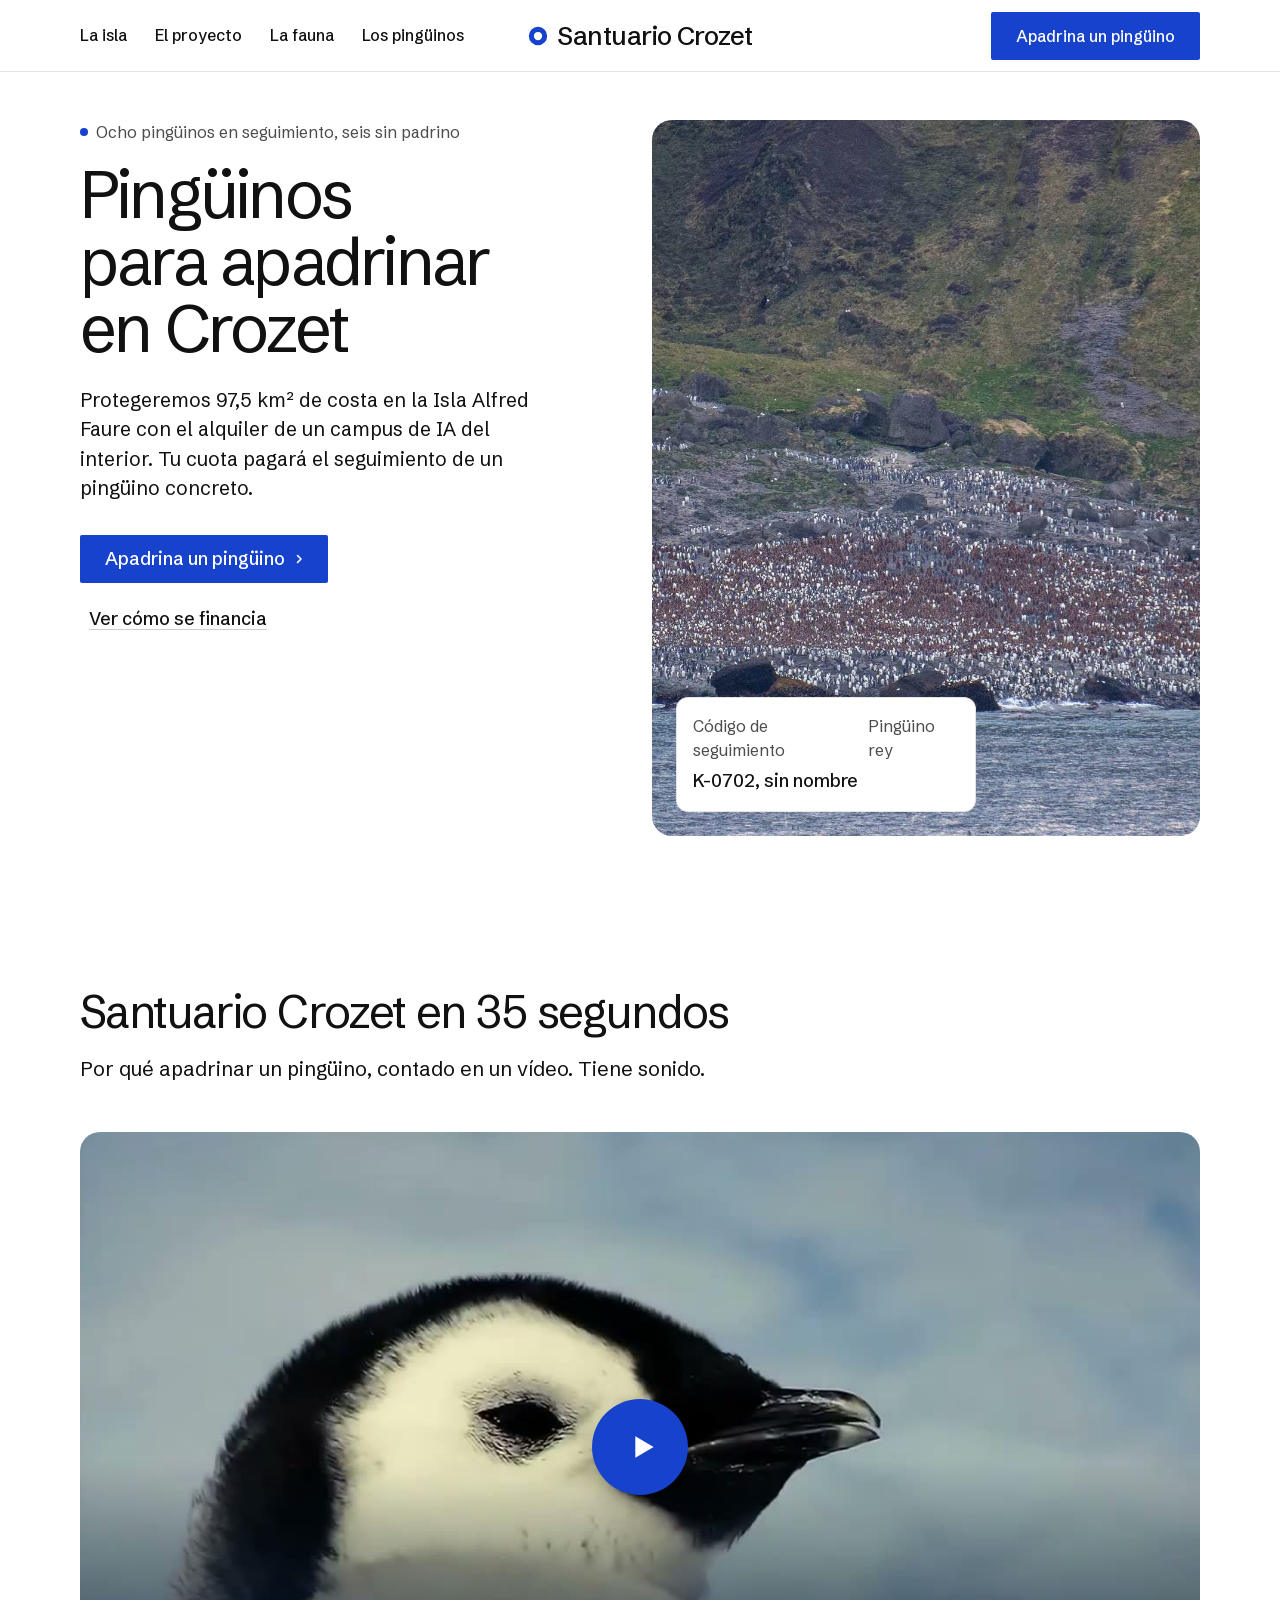
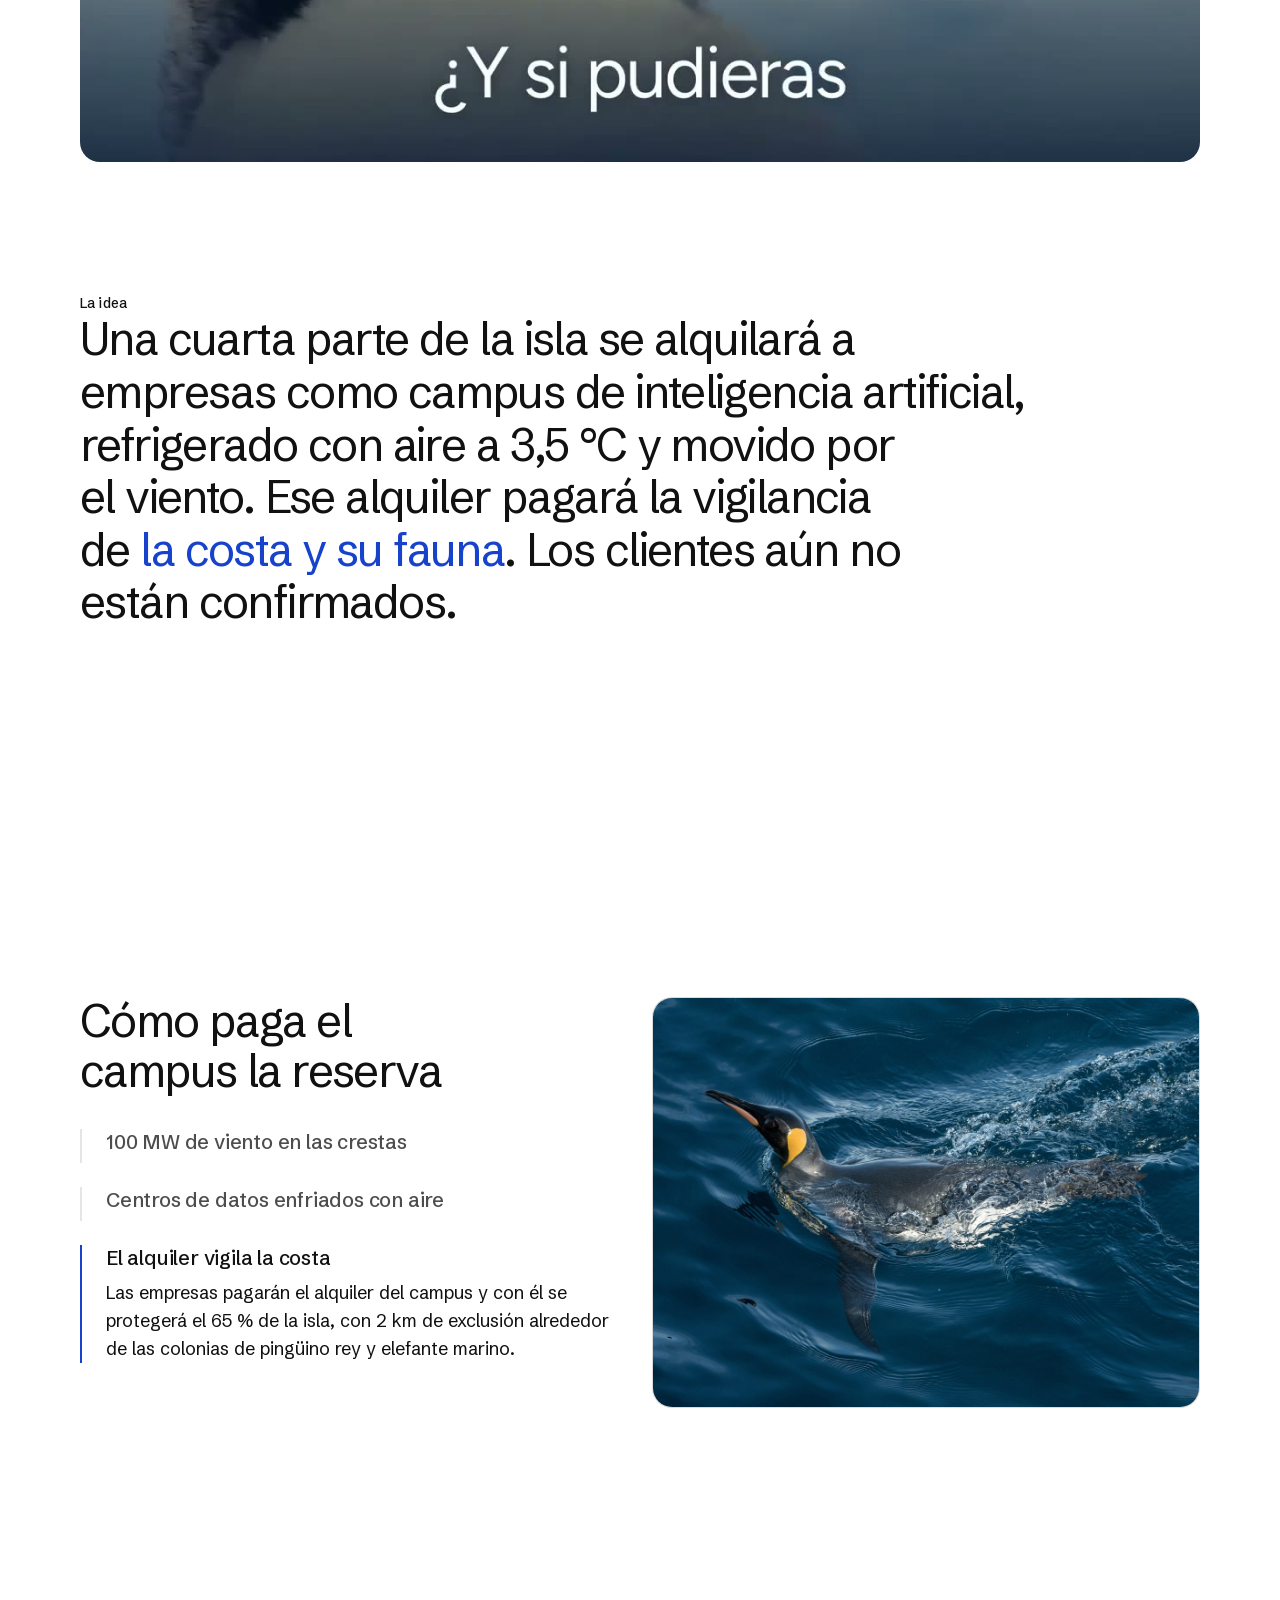
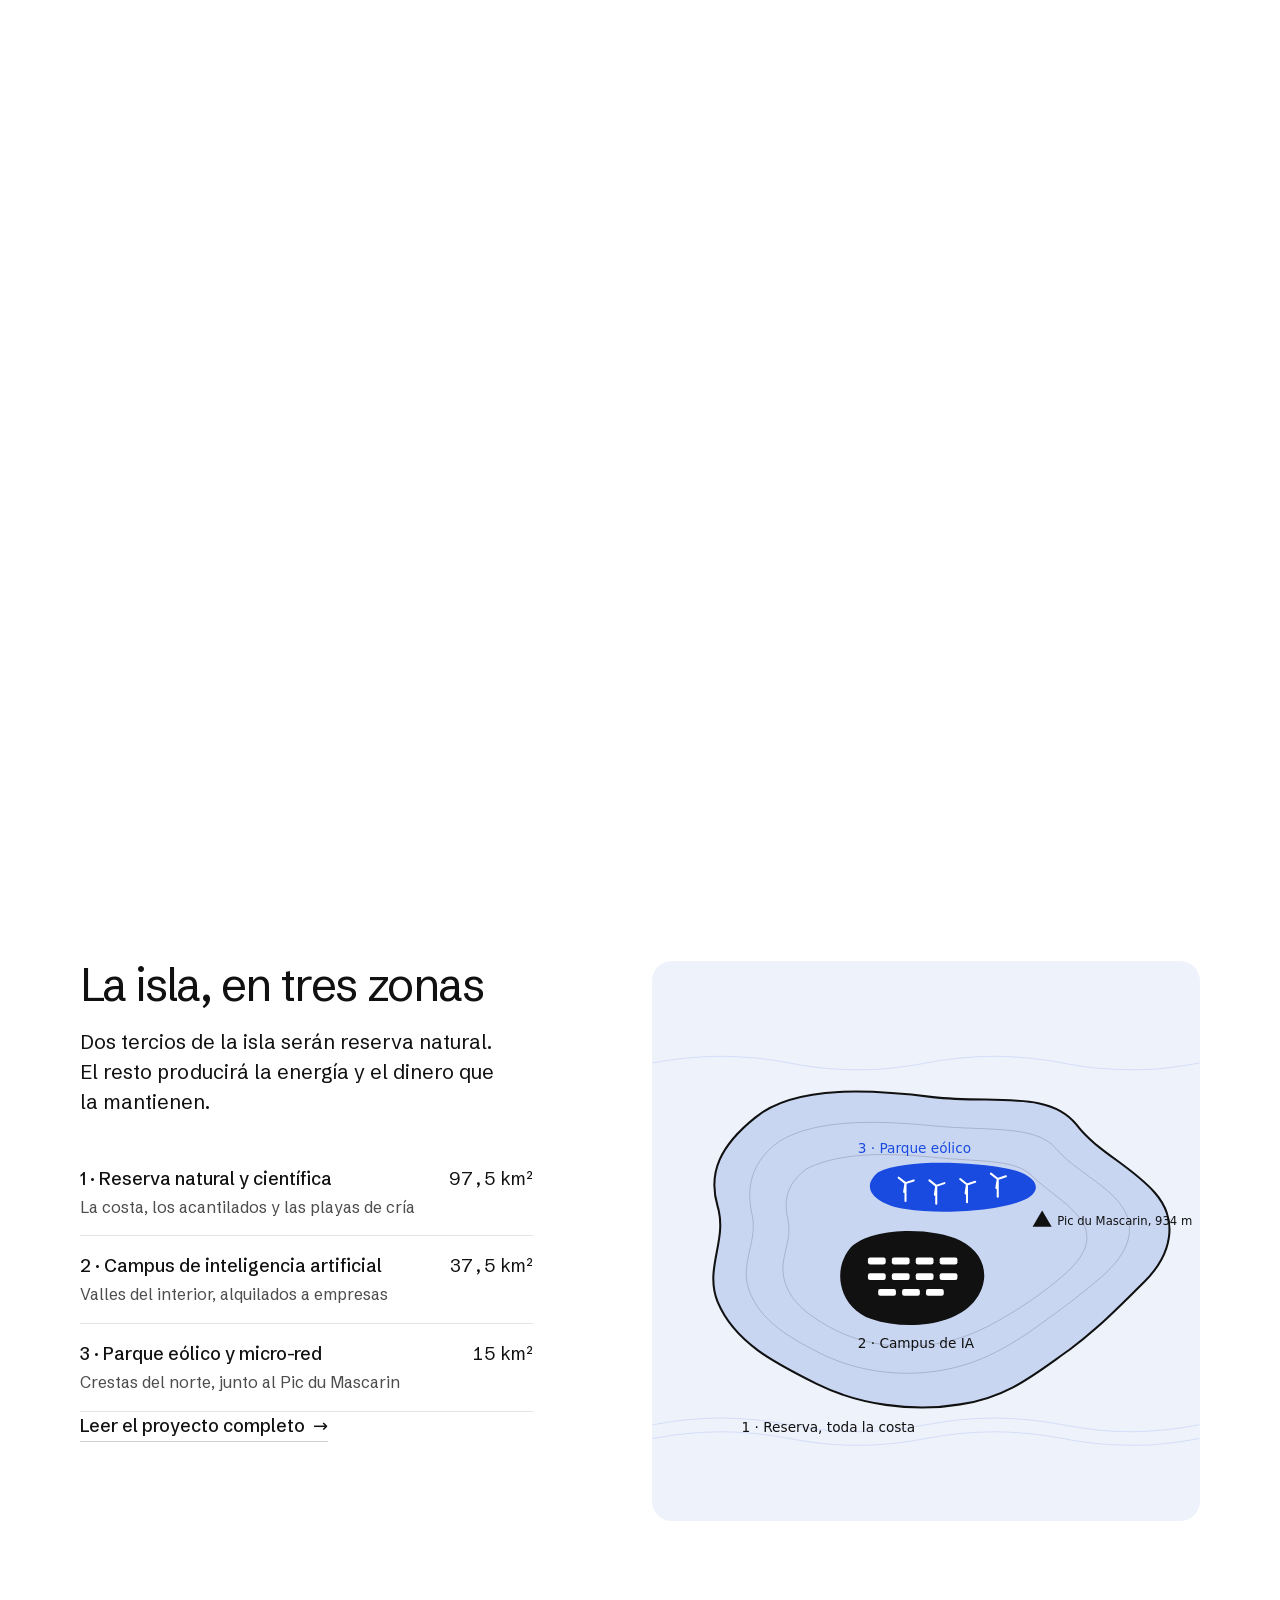
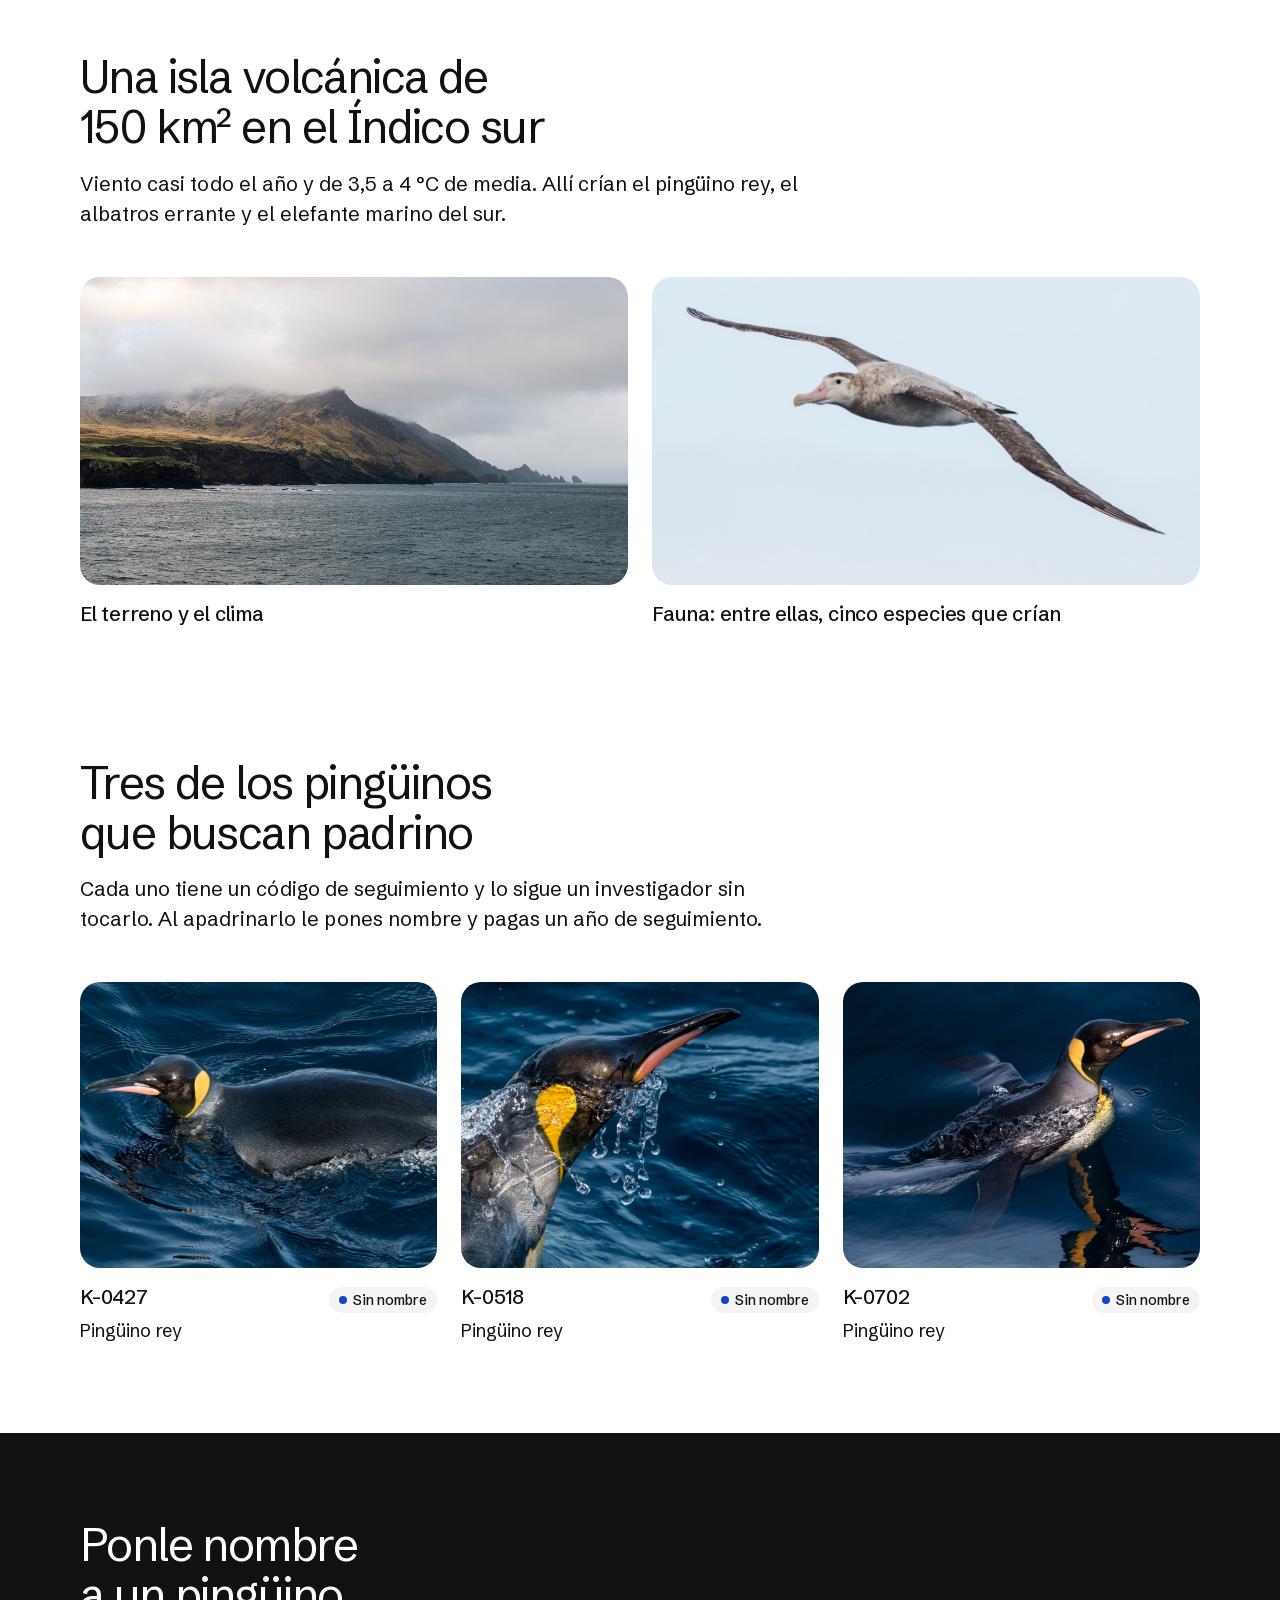
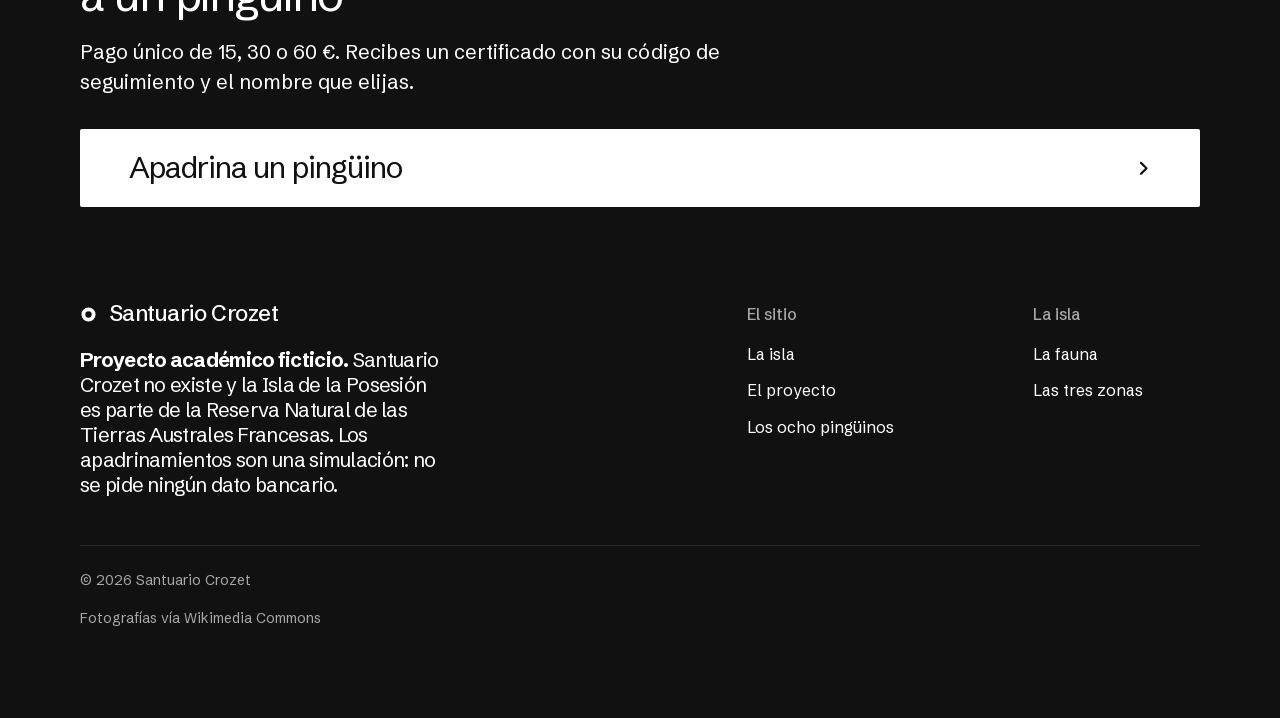
<file: index.html>
<!doctype html>
<html lang="es" data-type="service" data-radius="soft" data-buttons="block" data-motion>
<head>
<meta charset="utf-8">
<meta name="viewport" content="width=device-width, initial-scale=1, viewport-fit=cover">
<title>Santuario Crozet: pingüinos para apadrinar en la Isla Alfred Faure</title>
<meta name="description" content="Reserva de 97,5 km² en el archipiélago de Crozet, que se pagará con el alquiler de un campus de IA. Elige uno de ocho pingüinos en seguimiento y ponle nombre.">
<meta property="og:type" content="website">
<meta property="og:title" content="Santuario Crozet: pingüinos para apadrinar en la Isla Alfred Faure">
<meta property="og:description" content="Elige uno de ocho pingüinos en seguimiento de la Isla Alfred Faure y ponle nombre.">
<meta property="og:image" content="share.jpg">
<meta name="twitter:card" content="summary_large_image">
<link rel="icon" href="favicon.svg" type="image/svg+xml">
<meta name="theme-color" content="#ffffff">
<meta name="site-kind" content="other">
<meta name="page-type" content="service">
<link rel="stylesheet" href="assets/system.css">
<link rel="stylesheet" href="assets/ui/cards.css">
<link rel="stylesheet" href="assets/motion/motion.css">
<link rel="stylesheet" href="assets/layout/layout.css">
<link rel="stylesheet" href="css/sitio.css">
<script>document.documentElement.classList.add('m-enter');setTimeout(()=>document.documentElement.classList.add('m-enter-done'),700)</script>
<script>document.documentElement.classList.add('mo-js');setTimeout(()=>document.documentElement.classList.add('mo-safe'),2500)</script>
<link rel="modulepreload" href="assets/moments/moments.js">
<link rel="modulepreload" href="assets/moments/lib.js">
<link rel="modulepreload" href="assets/moments/word-highlight/moment.js">
<link rel="modulepreload" href="assets/moments/pinned-chapters/moment.js">
<style>
  #zonas .mapa { height: min(560px, var(--ly-fit, 560px)); }
  #zonas .mapa > img { height: 100%; object-fit: contain; background: #eef2fb; }
  #isla .tile__media { --tile-ratio: 16 / 9; }
  #destacados > .tile { --tile-ratio: 5 / 4; }
  @media (min-width: 640px) and (max-width: 1023px) {
    #financiacion { --h: 2 }
    #zonas .mapa { height: 380px; margin-top: var(--s-6); }
    #destacados > .tile { grid-column: span 4; --tile-ratio: 3 / 5; }
    #isla .tile__media { --tile-ratio: 4 / 5; }
  }
  @media (max-width: 639px) {
    main > #financiacion[data-moment]:not(.is-live) { min-height: calc(2 * 100lvh); }
    #isla .tile__media { --tile-ratio: 16 / 9; }
    #isla { --hm: 1; }
    #pinguinos { --hm: 1 !important; }
    #destacados > .tile { --tile-ratio: 16 / 9; }
    #isla .section-head p { display: none; }
  }
</style>
</head>
<body>
<!-- type: service (site-kind other)
     deal: hero split, nav nav-split, close close-type, footer footer-dark (footer-visit dealt again: no door to visit),
           rhythm space, buttons block, mark ring, grounds none
     palette white-link-blue (trade clinic: a white sheet and one blue, the look of a research report; the
     photographs bring the colour), type schibsted
     moments: word-highlight in #argumento, pinned-chapters in #financiacion -->

<header class="nav nav--split">
  <div class="wrap nav__bar">
    <a class="skip-link" href="#top">Saltar al contenido</a>
    <nav class="nav__links" aria-label="Principal">
      <div class="nav__item"><a class="nav__link" href="isla.html">La isla</a></div>
      <div class="nav__item"><a class="nav__link" href="proyecto.html">El proyecto</a></div>
      <div class="nav__item"><a class="nav__link" href="isla.html#fauna">La fauna</a></div>
      <div class="nav__item"><a class="nav__link" href="apadrina.html">Los pingüinos</a></div>
    </nav>
    <a class="nav__logo" href="index.html"><span class="mark" data-mark="ring" aria-hidden="true"></span>Santuario Crozet</a>
    <div class="nav__actions">
      <a class="btn btn--primary" href="apadrina.html">Apadrina un pingüino</a>
    </div>
    <button class="nav__toggle" type="button" aria-expanded="false" aria-label="Menú">
      <svg width="18" height="18" viewBox="0 0 18 18" aria-hidden="true"><path d="M2 5h14M2 13h14" stroke="currentColor" stroke-width="1.6" stroke-linecap="round"/></svg>
    </button>
  </div>
</header>

<main id="top">

  <section class="hero hero--split" data-enter aria-labelledby="hero-h">
    <div class="wrap"><div class="hero-text grid hero__grid">
      <div class="hero__text span-5">
        <p class="hero__kicker"><span class="dot" aria-hidden="true"></span>Ocho pingüinos en seguimiento, seis sin padrino</p>
        <h1 id="hero-h">Pingüinos para apadrinar en Crozet</h1>
        <p class="hero__lead">Protegeremos 97,5 km² de costa en la Isla Alfred Faure con el alquiler de un campus de IA del interior. Tu cuota pagará el seguimiento de un pingüino concreto.</p>
        <div class="btn-row">
          <a class="btn btn--primary" href="apadrina.html">Apadrina un pingüino<svg class="m-arrow" viewBox="0 0 12 12" aria-hidden="true"><path class="m-arrow__stem" d="M1 6h8"/><path class="m-arrow__head" d="M4.5 2.5 8 6l-3.5 3.5"/></svg></a>
          <a class="btn btn--secondary" href="#financiacion">Ver cómo se financia</a>
        </div>
      </div>
      <div class="hero__media span-6 start-7">
        <img src="img/portada.jpg" alt="Colonia de pingüinos rey en una playa subantártica" style="--ly-pos: 50% 75%" fetchpriority="high" data-source="library" data-subject="colonia de pingüino rey">
        <div class="ly-float">
          <div class="ly-float__row"><span>Código de seguimiento</span><span>Pingüino rey</span></div>
          <div class="ly-float__title">K-0702, sin nombre</div>
        </div>
      </div>
    </div></div>
  </section>

  <section class="section" id="video" aria-labelledby="video-h">
    <div class="wrap">
      <div class="section-head">
        <h2 id="video-h">Santuario Crozet en 35 segundos</h2>
        <p>Por qué apadrinar un pingüino, contado en un vídeo. Tiene sonido.</p>
      </div>
      <figure class="video-marco" data-video>
        <video src="video/santuario-crozet.mp4" poster="video/santuario-crozet-portada.jpg" preload="metadata" playsinline controls width="1280" height="720" aria-label="Vídeo de presentación de Santuario Crozet"></video>
        <button class="video-marco__play" type="button" aria-label="Reproducir el vídeo">
          <svg viewBox="0 0 24 24" aria-hidden="true"><path d="M8 5.5v13l11-6.5z" fill="currentColor"/></svg>
        </button>
      </figure>
    </div>
  </section>

  <section class="section statement" id="argumento" data-moment="word-highlight" aria-label="La idea">
    <div class="wrap">
      <p class="t-label">La idea</p>
      <p class="mo-wh__text">Una cuarta parte de la isla se alquilará a empresas como campus de inteligencia artificial, refrigerado con aire a 3,5 °C y movido por el viento. Ese alquiler pagará la vigilancia de <strong>la costa y su fauna</strong>. Los clientes aún no están confirmados.</p>
    </div>
  </section>

  <section class="section" id="financiacion" style="--h: 2; --hm: 2" data-moment="pinned-chapters" aria-labelledby="financiacion-h">
    <div class="wrap mo-pc__grid">
      <div class="mo-pc__text">
        <h2 id="financiacion-h">Cómo paga el campus la reserva</h2>
        <ol class="mo-pc__steps">
          <li class="mo-pc__step">
            <h3>100 MW de viento en las crestas</h3>
            <p>25 aerogeneradores de 4 MW y 200 MWh de baterías, en el 10 % de la isla, darán la energía al campus y a la base científica, 100 % renovable en balance anual. En los temporales, el campus reducirá su carga flexible y un respaldo crítico de 15 MW con biocombustible mantendrá lo esencial.</p>
            <figure class="mo-pc__visual"><img src="img/paisaje-2.jpg" alt="Costa batida por el viento en una isla subantártica" width="2000" height="1333"></figure>
          </li>
          <li class="mo-pc__step">
            <h3>Centros de datos enfriados con aire</h3>
            <p>Centros de datos modulares en los valles del interior, 37,5 km², enfriados con el aire de fuera: 0 litros de agua dulce.</p>
            <figure class="mo-pc__visual"><img src="img/paisaje-1.jpg" alt="Valle volcánico con niebla y hierba de tussock" width="2000" height="1333"></figure>
          </li>
          <li class="mo-pc__step">
            <h3>El alquiler vigila la costa</h3>
            <p>Las empresas pagarán el alquiler del campus y con él se protegerá el 65 % de la isla, con 2 km de exclusión alrededor de las colonias de pingüino rey y elefante marino.</p>
            <figure class="mo-pc__visual"><img src="img/fauna-rey.jpg" alt="Pingüinos rey en la playa de cría" width="1200" height="900"></figure>
          </li>
        </ol>
      </div>
      <div class="mo-pc__visuals frame"></div>
    </div>
  </section>

  <section class="section" id="zonas" style="--hm: 2" aria-labelledby="zonas-h">
    <div class="wrap grid grid--top">
      <div class="span-5">
        <div class="section-head">
          <h2 id="zonas-h">La isla, en tres zonas</h2>
          <p>Dos tercios de la isla serán reserva natural. El resto producirá la energía y el dinero que la mantienen.</p>
        </div>
        <ul class="rows">
          <li><span class="rows__name">1 · Reserva natural y científica<small>La costa, los acantilados y las playas de cría</small></span><span class="rows__value">97,5 km²</span></li>
          <li><span class="rows__name">2 · Campus de inteligencia artificial<small>Valles del interior, alquilados a empresas</small></span><span class="rows__value">37,5 km²</span></li>
          <li><span class="rows__name">3 · Parque eólico y micro-red<small>Crestas del norte, junto al Pic du Mascarin</small></span><span class="rows__value">15 km²</span></li>
        </ul>
        <p><a class="link" href="proyecto.html">Leer el proyecto completo</a></p>
      </div>
      <figure class="mapa span-6 start-7"><img src="img/mapa-zonas.svg" alt="Mapa de la isla: la reserva en toda la costa, el campus en un valle del interior y el parque eólico en las crestas del norte" width="800" height="640"></figure>
    </div>
  </section>

  <section class="section" id="isla" aria-labelledby="isla-h">
    <div class="wrap">
      <div class="section-head">
        <h2 id="isla-h">Una isla volcánica de 150 km² en el Índico sur</h2>
        <p>Viento casi todo el año y de 3,5 a 4 °C de media. Allí crían el pingüino rey, el albatros errante y el elefante marino del sur.</p>
      </div>
      <div class="grid">
        <a class="tile span-6" href="isla.html">
          <div class="tile__media"><img src="img/paisaje-1.jpg" alt="Costa volcánica con niebla" loading="lazy"></div>
          <div class="tile__head"><h3>El terreno y el clima</h3></div>
        </a>
        <a class="tile span-6" href="isla.html#fauna">
          <div class="tile__media"><img src="img/fauna-albatros.jpg" alt="Albatros errante en vuelo sobre el mar" loading="lazy"></div>
          <div class="tile__head"><h3>Fauna: entre ellas, cinco especies que crían</h3></div>
        </a>
      </div>
    </div>
  </section>

  <section class="section" id="pinguinos" style="--hm: 2" aria-labelledby="pinguinos-h">
    <div class="wrap">
      <div class="section-head">
        <h2 id="pinguinos-h">Tres de los pingüinos que buscan padrino</h2>
        <p>Cada uno tiene un código de seguimiento y lo sigue un investigador sin tocarlo. Al apadrinarlo le pones nombre y pagas un año de seguimiento.</p>
      </div>
      <div class="grid" id="destacados"></div>
    </div>
  </section>

</main>

<footer class="footer closing footer--dark ground-inverse" id="contact" aria-labelledby="close-h">
  <div class="wrap">
    <div class="closing__cta close--type">
      <div class="section-head">
        <h2 id="close-h">Ponle nombre a un pingüino</h2>
        <p class="t-lead">Pago único de 15, 30 o 60 €. Recibes un certificado con su código de seguimiento y el nombre que elijas.</p>
      </div>
      <a class="btn btn--primary btn--xl btn--wide" href="apadrina.html">Apadrina un pingüino<svg class="m-arrow" viewBox="0 0 12 12" aria-hidden="true"><path class="m-arrow__stem" d="M1 6h8"/><path class="m-arrow__head" d="M4.5 2.5 8 6l-3.5 3.5"/></svg></a>
    </div>
    <div class="closing__links">
      <div class="grid">
        <div class="span-6 stack-4">
          <a class="nav__logo" href="index.html"><span class="mark" data-mark="ring" aria-hidden="true"></span>Santuario Crozet</a>
          <p class="footer__lede aviso"><strong>Proyecto académico ficticio.</strong> Santuario Crozet no existe y la Isla de la Posesión es parte de la Reserva Natural de las Tierras Australes Francesas. Los apadrinamientos son una simulación: no se pide ningún dato bancario.</p>
        </div>
        <div class="span-3 start-8 footer__col"><h3>El sitio</h3><ul><li><a href="isla.html">La isla</a></li><li><a href="proyecto.html">El proyecto</a></li><li><a href="apadrina.html">Los ocho pingüinos</a></li></ul></div>
        <div class="span-2 start-11 footer__col"><h3>La isla</h3><ul><li><a href="isla.html#fauna">La fauna</a></li><li><a href="proyecto.html#zonas">Las tres zonas</a></li></ul></div>
      </div>
      <div class="footer__legal">
        <span>&copy; 2026 Santuario Crozet</span>
        <a class="credits" href="creditos.html">Fotografías vía Wikimedia Commons</a>
      </div>
    </div>
  </div>
</footer>

<nav class="actionbar" aria-label="Acción rápida">
  <a class="btn btn--primary" href="apadrina.html">Apadrina un pingüino</a>
</nav>

<script src="js/video.js"></script>
<script src="js/datos.js"></script>
<script src="js/listado.js"></script>
<script type="module" src="assets/system.js"></script>
<script type="module" src="assets/motion/motion.js"></script>
<script type="module" src="assets/layout/layout.js"></script>
</body>
</html>
</file>
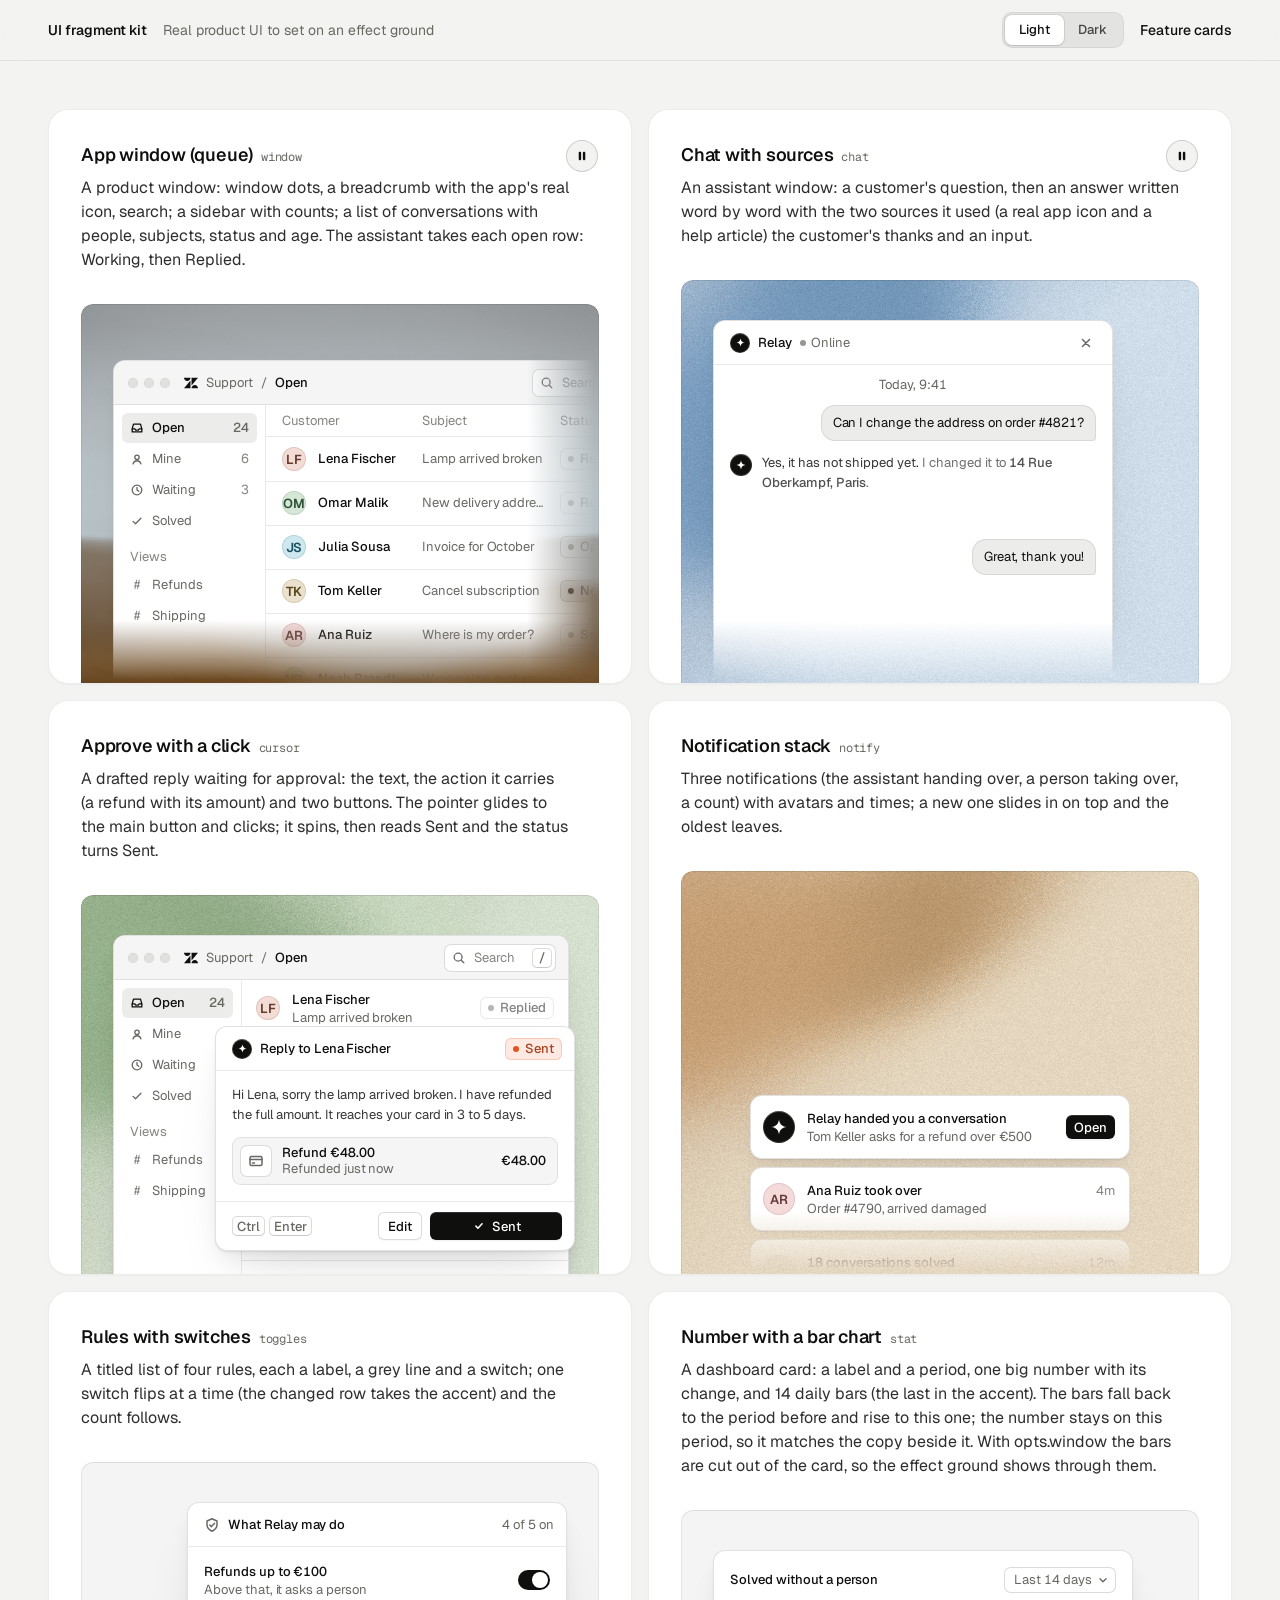
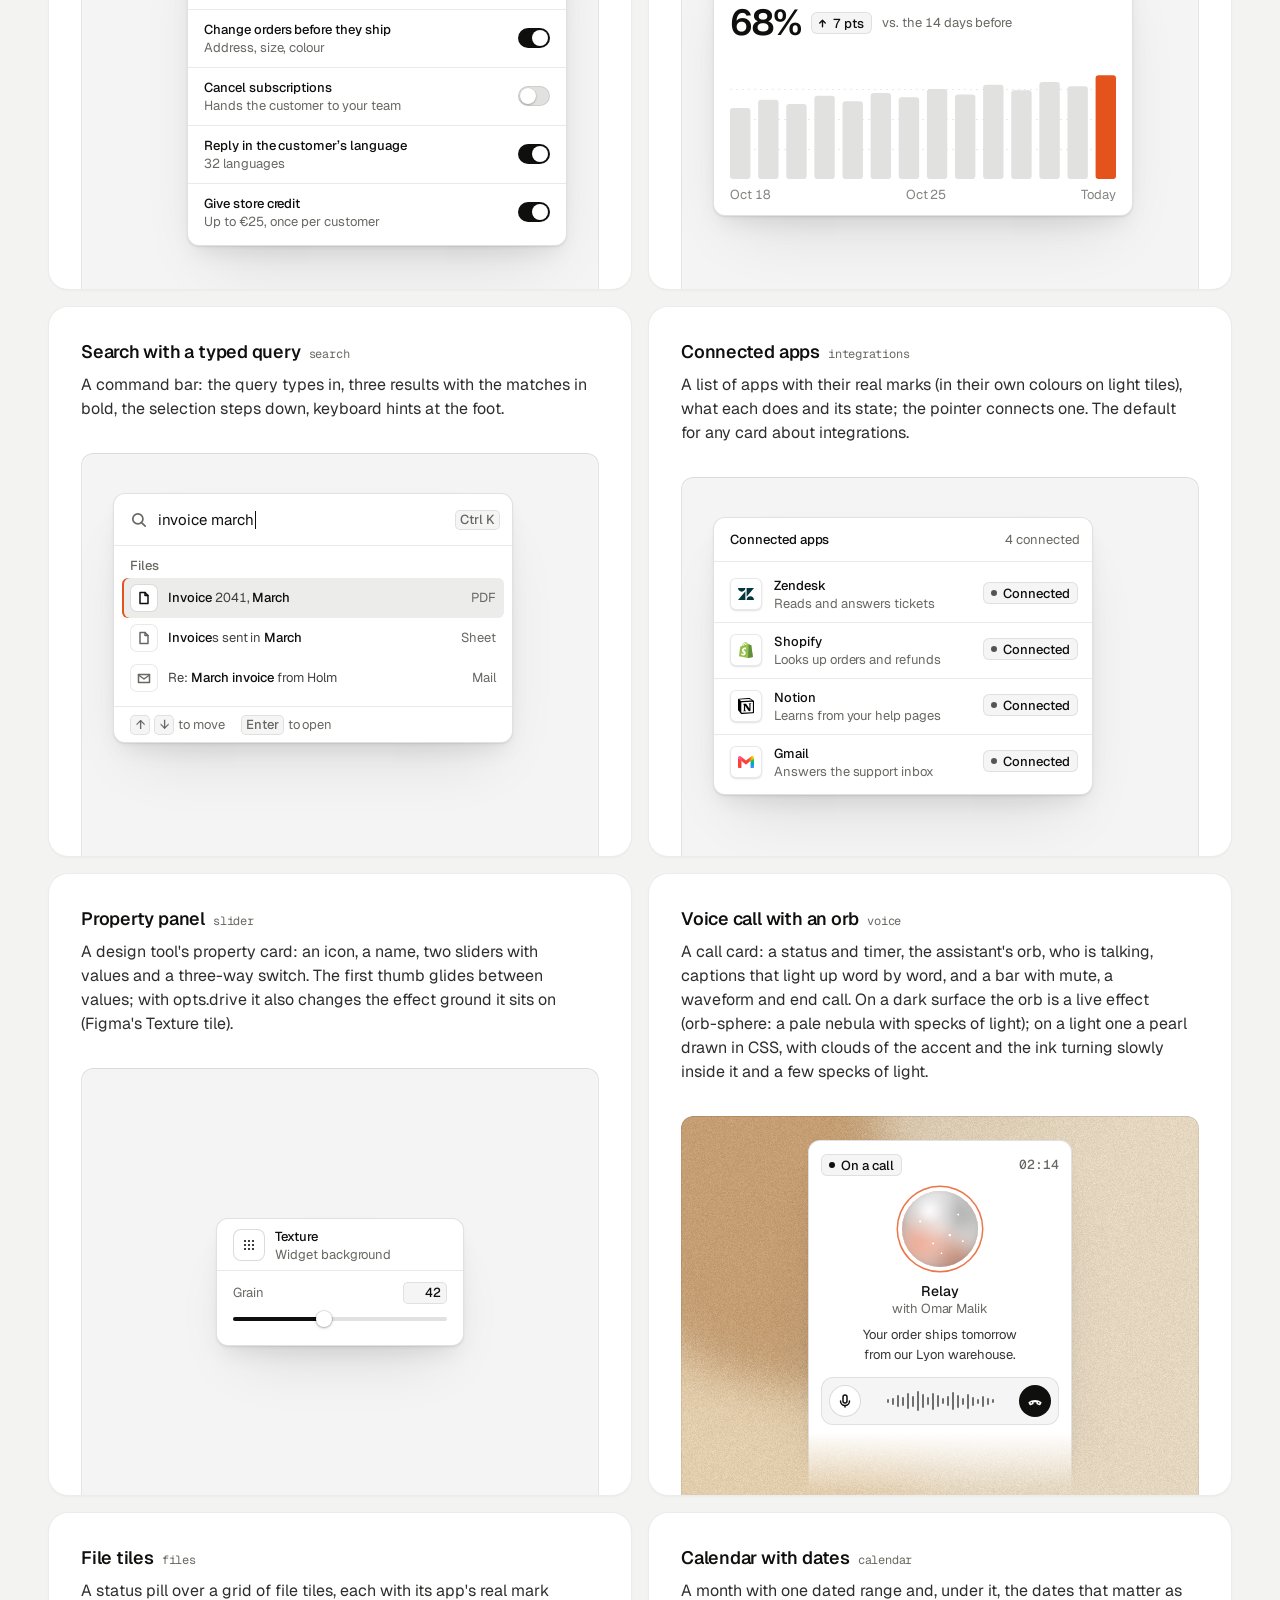
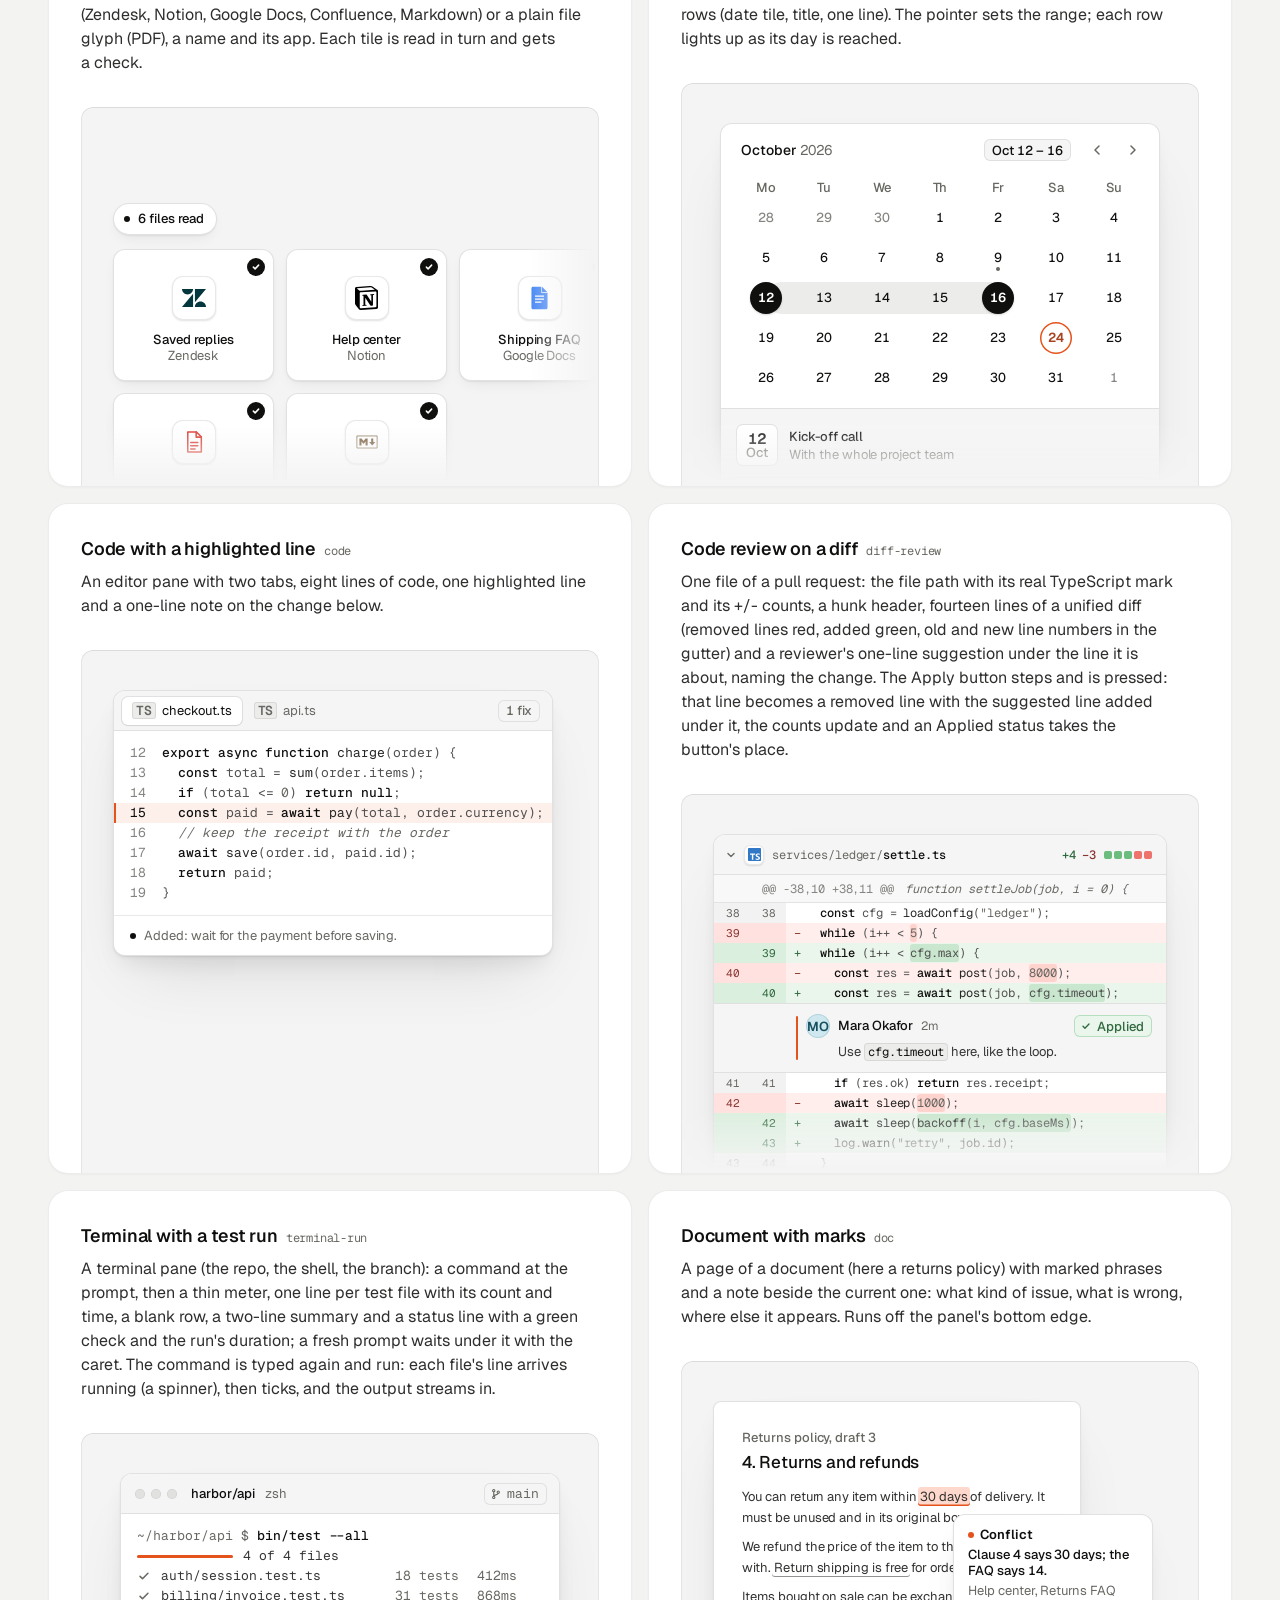
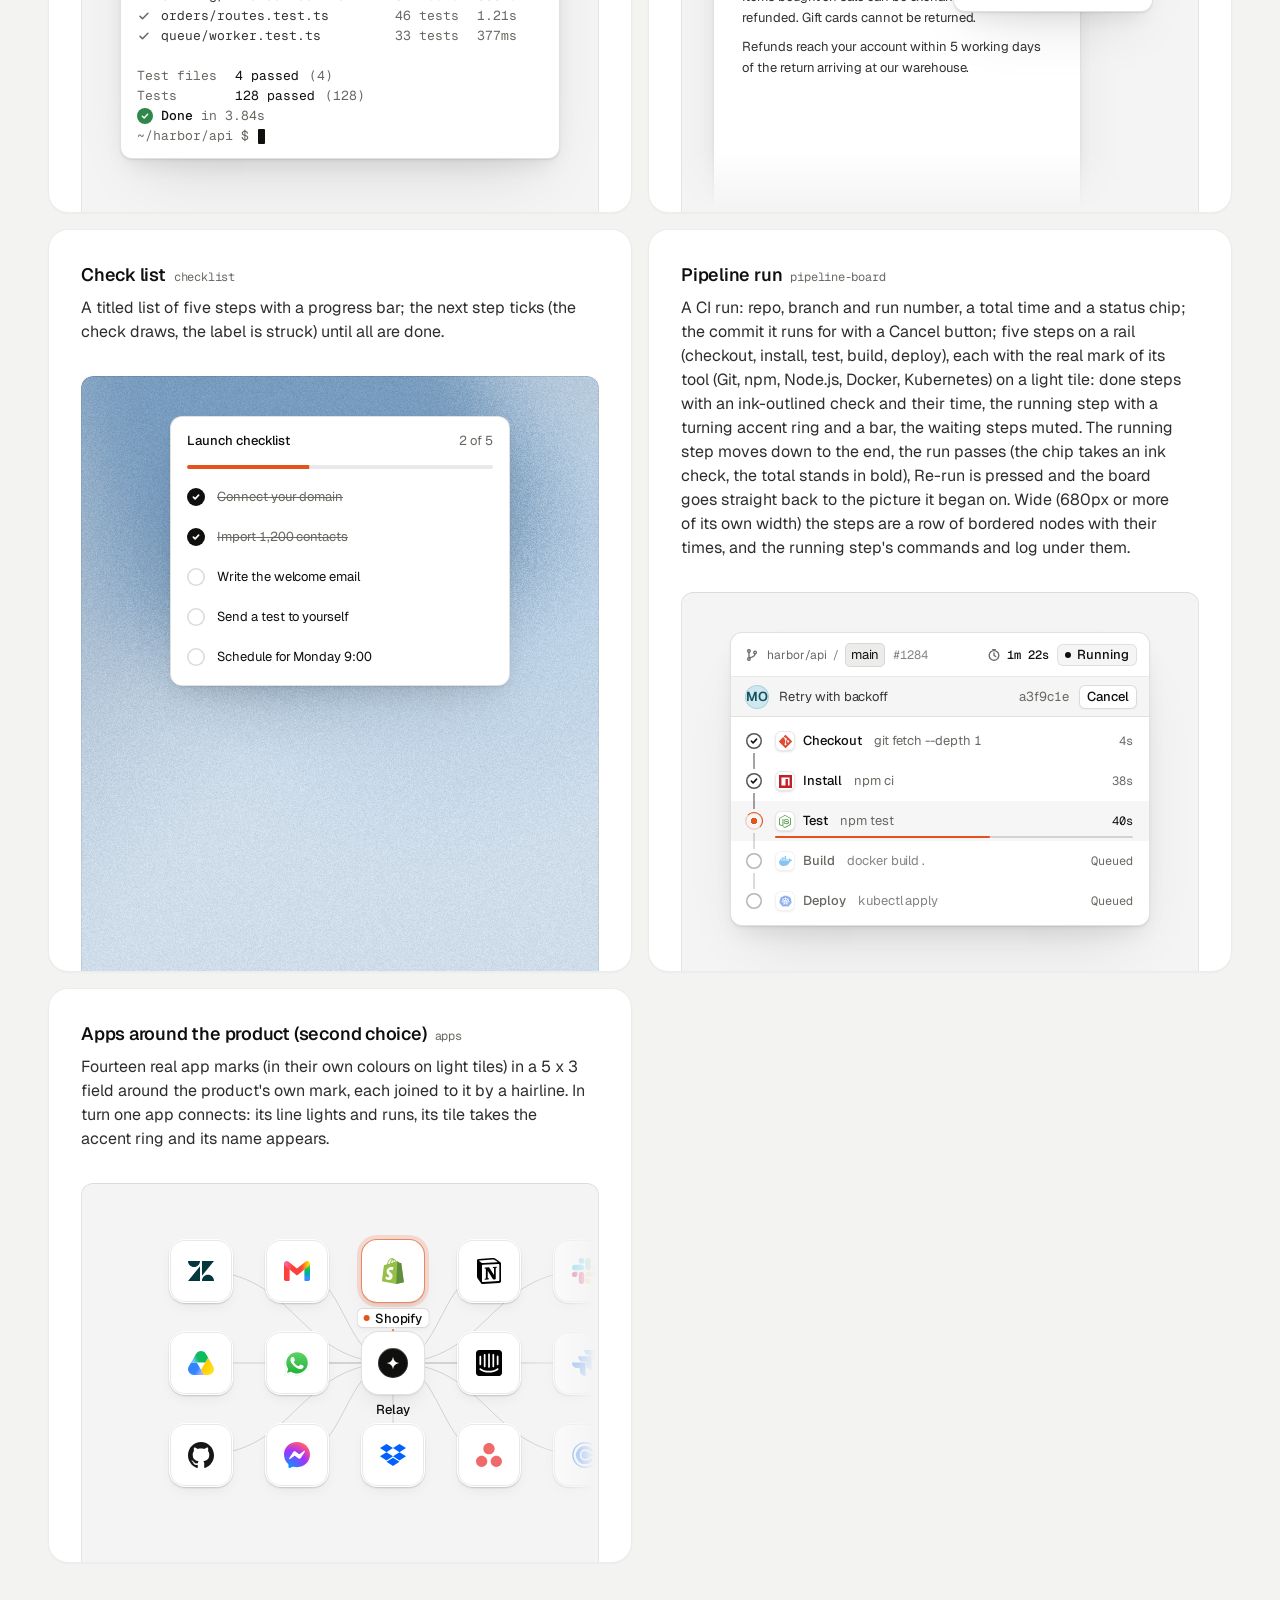
<file: assets/ui/index.html>
<!doctype html>
<html lang="en" data-theme="light">
<head>
<script>window.__tpGlMax = 16;   /* a gallery shows many live effects at once; a page of a site keeps the default 4 (fx.js) */</script>
<meta charset="utf-8">
<meta name="viewport" content="width=device-width, initial-scale=1">
<title>UI fragment kit</title>
<meta name="description" content="Nineteen pieces of real product UI from the taste-skill kit, each on an effect ground in a feature card.">
<link rel="preconnect" href="https://fonts.googleapis.com">
<link rel="preconnect" href="https://fonts.gstatic.com" crossorigin>
<link href="https://fonts.googleapis.com/css2?family=Geist:wght@300..700&family=Geist+Mono:wght@400;500&display=swap" rel="stylesheet">
<link rel="stylesheet" href="base.css">
<link rel="stylesheet" href="cards.css">
<style>
  :root { --font-text: "Geist", system-ui, sans-serif; --font-display: "Geist", system-ui, sans-serif; --font-mono: "Geist Mono", ui-monospace, monospace; }
  [data-theme="light"] { --bg: #f3f3f1; --card: #ffffff; --ink: #0f0f0e; --muted: #686863; --accent: #e5531c; --accent-ink: #ffffff; --g-bg: #e9e8e4; --g-surface: #f6f5f2; --frag: #ffffff; --warm: #c9a679; }
  [data-theme="dark"] { --bg: #070708; --card: #151517; --ink: #f2f2ef; --muted: #8f9094; --accent: #ff7a3c; --accent-ink: #120c08; --g-bg: #0e0e10; --g-surface: #1b1c1f; --frag: #1c1d20; --warm: #9c9689; }
  * { box-sizing: border-box; }
  html, body { margin: 0; }
  body { font-family: var(--font-text); background: var(--bg); color: var(--ink); -webkit-font-smoothing: antialiased; }
  .panel { --fx-bg: var(--g-bg); --fx-surface: var(--g-surface); --fx-ink: var(--ink); --fx-muted: var(--muted); --fx-accent: var(--hue, var(--warm)); --fx-accent-ink: var(--accent-ink); --calm: var(--g-bg); --p-h: 380px; }
  .top { position: sticky; top: 0; z-index: 20; background: color-mix(in oklab, var(--bg) 86%, transparent); backdrop-filter: blur(14px); -webkit-backdrop-filter: blur(14px); border-bottom: 1px solid color-mix(in oklab, var(--ink) 8%, transparent); }
  .top__in { max-width: 1232px; margin: 0 auto; padding: 0 24px; height: 60px; display: flex; align-items: center; gap: 16px; font-size: 14px; line-height: 20px; }
  .top__in strong { font-weight: 560; }
  .top__in > span { color: var(--muted); }
  .sp { flex: 1; }
  .seg { display: inline-flex; padding: 3px; border-radius: 10px; background: color-mix(in oklab, var(--ink) 6%, var(--bg)); box-shadow: inset 0 0 0 1px color-mix(in oklab, var(--ink) 6%, transparent); }
  .seg button { font: inherit; font-size: 13px; font-weight: 500; border: 0; background: none; color: color-mix(in oklab, var(--ink) 72%, var(--bg)); height: 30px; padding: 0 14px; border-radius: 7px; cursor: pointer; }
  .seg button[aria-pressed="true"] { background: var(--card); color: var(--ink); box-shadow: 0 0 0 1px color-mix(in oklab, var(--ink) 8%, transparent), 0 1px 2px rgb(0 0 0 / .1); }
  .top__in a { color: var(--ink); text-decoration: none; font-weight: 500; }
  main { max-width: 1232px; margin: 0 auto; padding: 48px 24px 96px; }
  .grid { display: grid; grid-template-columns: repeat(2, minmax(0, 1fr)); gap: 16px; }
  .card > h3 code { font: 400 12px/16px var(--font-mono); color: var(--muted); margin-left: 8px; }
  @media (max-width: 860px) { .grid { grid-template-columns: minmax(0, 1fr); } }
  @media (max-width: 600px) { main { padding: 24px 16px 64px; } .top__in { padding: 0 16px; } .top__in > span { display: none; } .panel { --p-h: 340px; } }
</style>
</head>
<body>
<header class="top">
  <div class="top__in">
    <strong>UI fragment kit</strong><span>Real product UI to set on an effect ground</span>
    <span class="sp"></span>
    <div class="seg" role="group" aria-label="Theme"><button type="button" data-mode="light" aria-pressed="true">Light</button><button type="button" data-mode="dark" aria-pressed="false">Dark</button></div>
    <a href="cards.html">Feature cards</a>
  </div>
</header>
<main><div class="grid" id="grid"></div></main>

<script type="module">
  import fx from '../effects/fx.js';
  import ui from './ui.js';
  const index = await fetch('index.json').then(r => r.json());
  // where each one sits, as its meta.json says: anchored at a corner or rising from the bottom and cut by
  // the panel's edge, or whole with 24px or more of ground round it; a fade only where an edge cuts it.
  // Only the compact slider sits in the calm middle (Figma's Texture tile); the cursor dialog is shown
  // where it belongs, over the lower-right edge of a window. [class, fade, style, opts]
  const PLACE = {
    window: ['at-corner', 'stage--fade-br', '--ay:56px'],
    chat: ['at-rise to-edge', 'stage--fade-b'],
    cursor: ['at-over', '', '--bx:24px;--by:24px'],
    notify: ['at-rise fit', 'stage--fade-b', '--ay:calc(100% - 180px);--ay-sm:calc(100% - 180px);--fit-max:380px'],
    toggles: ['at-right', ''],
    stat: ['at-corner', ''],
    search: ['at-corner', ''],
    integrations: ['at-corner', ''],
    slider: ['at-center', '', '', '{"compact":true,"drive":{"param":"grain","min":0.15,"max":0.95}}'],
    voice: ['at-rise to-edge fit', 'stage--fade-b', '--ax:max(24px, 50% - 132px);--ay:24px;--fit-max:264px'],
    files: ['at-corner wide', 'stage--fade-br', '--w:680px;--ay:96px'],
    calendar: ['at-rise fit', 'stage--fade-b', '--fit-max:440px'],
    code: ['at-corner', ''],
    'diff-review': ['at-corner fit', 'stage--fade-b', '--fit-max:480px'],
    'terminal-run': ['at-rise fit', '', '--fit-max:440px'],
    'pipeline-board': ['at-rise fit', '', '--fit-max:420px'],
    doc: ['at-corner to-edge', 'stage--fade-b'],
    checklist: ['at-rise fit', '', '--fit-max:340px'],
    apps: ['at-corner wide', 'stage--fade-br', '--w:560px;--ay:48px'],
  };
  // grounds behind UI are soft lit fields (never a line or dot pattern), on both themes: the bright
  // picture behind dark UI on the dark page, a clear step darker than white UI on the light page
  // the painting stays abstract (a mist over warm sand, level, fully soft) and shows once on the page
  const PAINT = ['painterly-landscape', { blur: 1, brush: 0.35, slope: 0, hillY: 0.3, horizon: 0.62, calm: 0.2, calmX: 0.6, calmY: 0.8, drift: 0, side: 1 }, '{"bg":"#a3b0b6","accent":"#c49a6c"}'];
  const GRAIN = ['grain-gradient', { speed: 0, grainMotion: 0, calm: 0.2, calmX: 0.5, calmY: 0.6, tint: 0.6, contrast: 0.6 }, '{"bg":"#d9ccb7","surface":"#e9e0d2","ink":"#2a2622","muted":"#6f675c","accent":"#a8794a"}'];
  const SKY = [GRAIN[0], GRAIN[1], '{"bg":"#c6d3df","surface":"#d6e0e9","ink":"#25303a","muted":"#5d6873","accent":"#3f6a92"}'];
  const SAGE = [GRAIN[0], GRAIN[1], '{"bg":"#cdd6c6","surface":"#dce3d6","ink":"#262d24","muted":"#5f6a5a","accent":"#6c8e63"}'];
  const GROUND = (m, i) => (m.name === 'slider' ? GRAIN : i === 0 ? PAINT : [GRAIN, SKY, SAGE][i % 3]);
  const q = new URLSearchParams(location.search);
  const grid = document.getElementById('grid');
  grid.innerHTML = index.fragments.map((m, i) => {
    const [at, fade, extra = '', opts = ''] = PLACE[m.name] || ['at-corner', 'stage--fade-br'];
    const [id, params, pal] = GROUND(m, i);
    const w = at === 'at-center' ? '' : ` style="--ax:32px;--ay:40px;${extra}"`;
    const o = opts ? ` data-ui-opts='${opts}'` : '';
    // the cursor is a dialog over a window's edge: the window under it holds still
    const under = m.name === 'cursor' ? `<div class="at-corner" style="--ax:32px;--ay:40px" data-ui-load="window" data-ui-opts='{"compact":true}' data-ui-still></div>` : '';
    return `<article class="card card--row"><h3>${m.title}<code>${m.name}</code></h3><p>${m.shows}</p>
      <div class="panel" data-fx="${id}" data-fx-seed="${(i + 1) * 17}" data-fx-params='${JSON.stringify(params)}' data-fx-palette='${pal}' style="--calm-k:0%">
        <div class="stage ${fade}">${under}<div class="${at}"${w}${o} data-ui-load="${m.name}"></div></div></div></article>`;
  }).join('');
  function setMode(mode) {
    document.documentElement.dataset.theme = mode;
    document.querySelectorAll('.seg button').forEach(b => b.setAttribute('aria-pressed', String(b.dataset.mode === mode)));
  }
  setMode(q.get('mode') === 'dark' ? 'dark' : 'light');
  if (q.has('t')) fx.setClock(+q.get('t'));
  // each ground is drawn once near the screen and kept as a picture (its WebGL context freed), so nineteen
  // panels need one or two contexts, not nineteen
  await Promise.all([ui.loadAll(grid), ui.grounds(grid, fx)]);
  document.documentElement.dataset.ready = '1';
  document.querySelectorAll('.seg button').forEach(b => b.addEventListener('click', async () => {
    setMode(b.dataset.mode);
    for (const el of grid.querySelectorAll('[data-ui]')) el.__ui?.repaint?.();
    await ui.grounds(grid, fx);
  }));
</script>
</body>
</html>
</file>
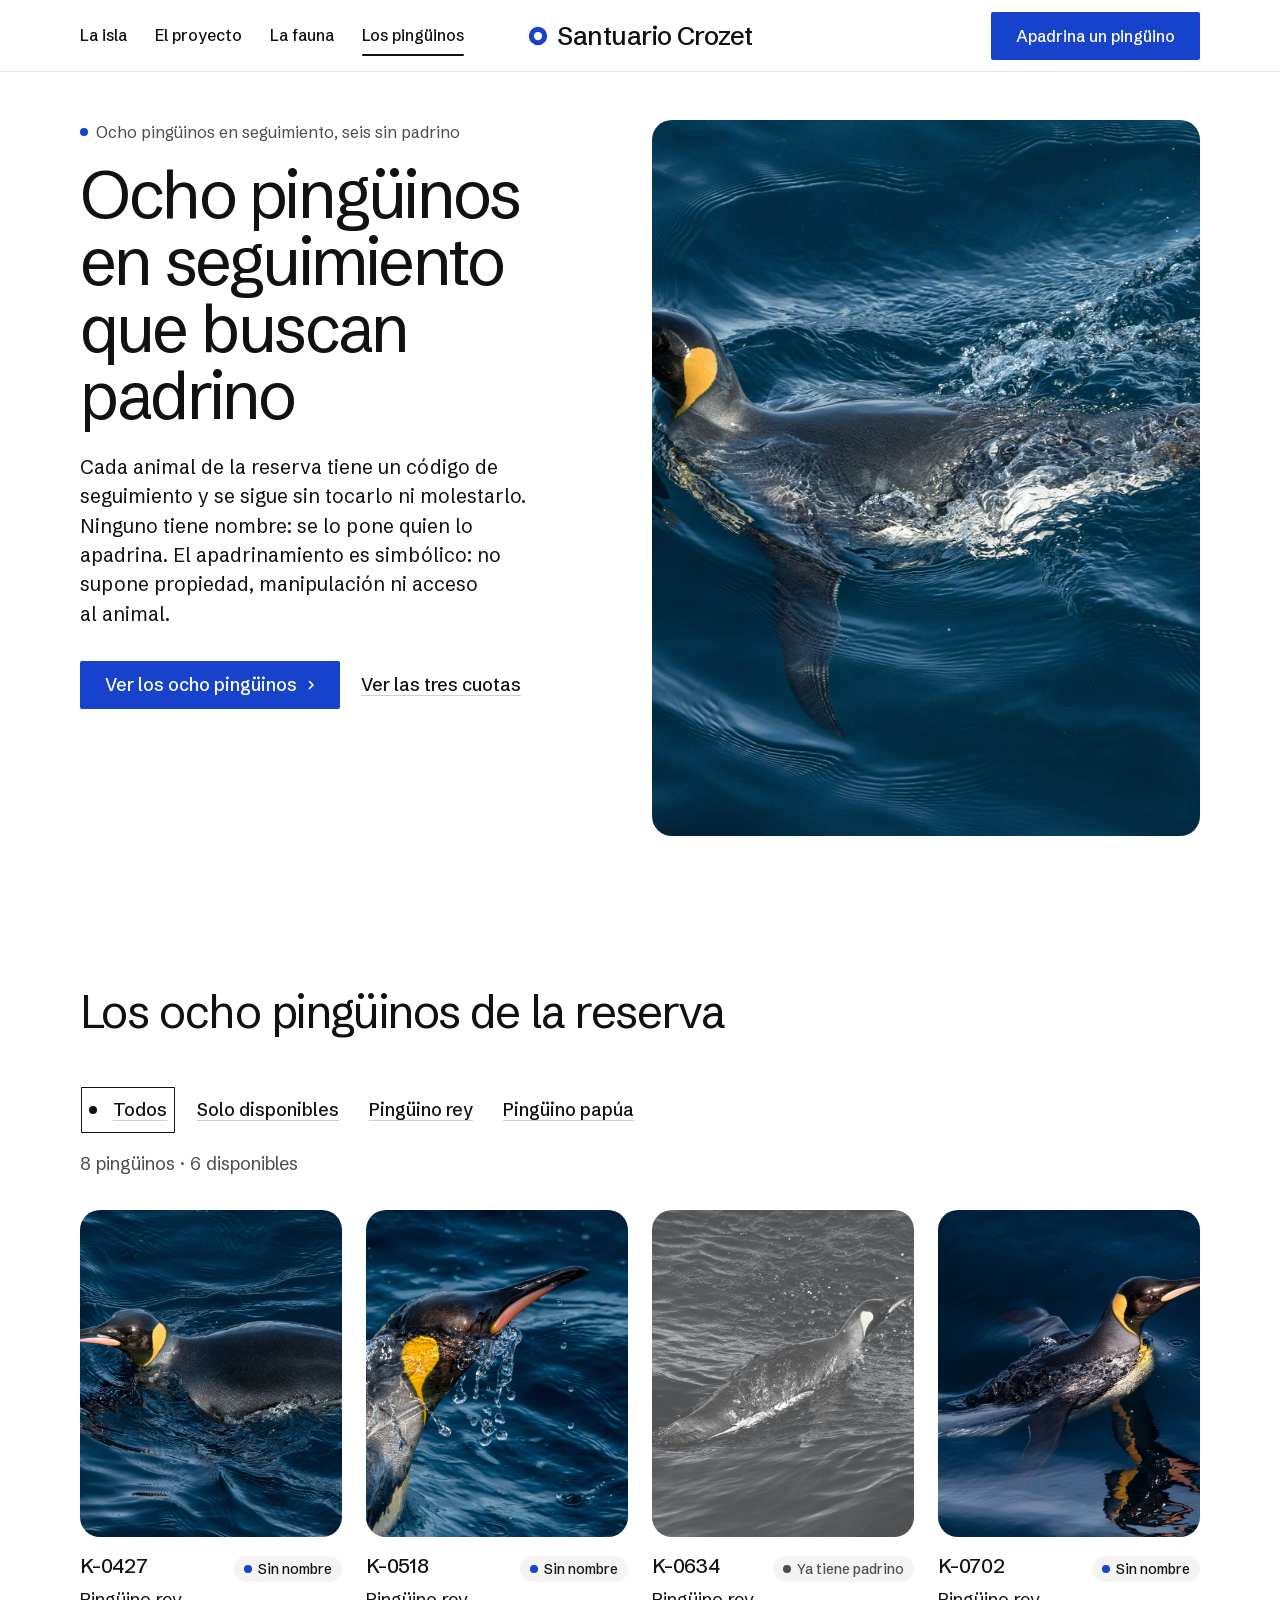
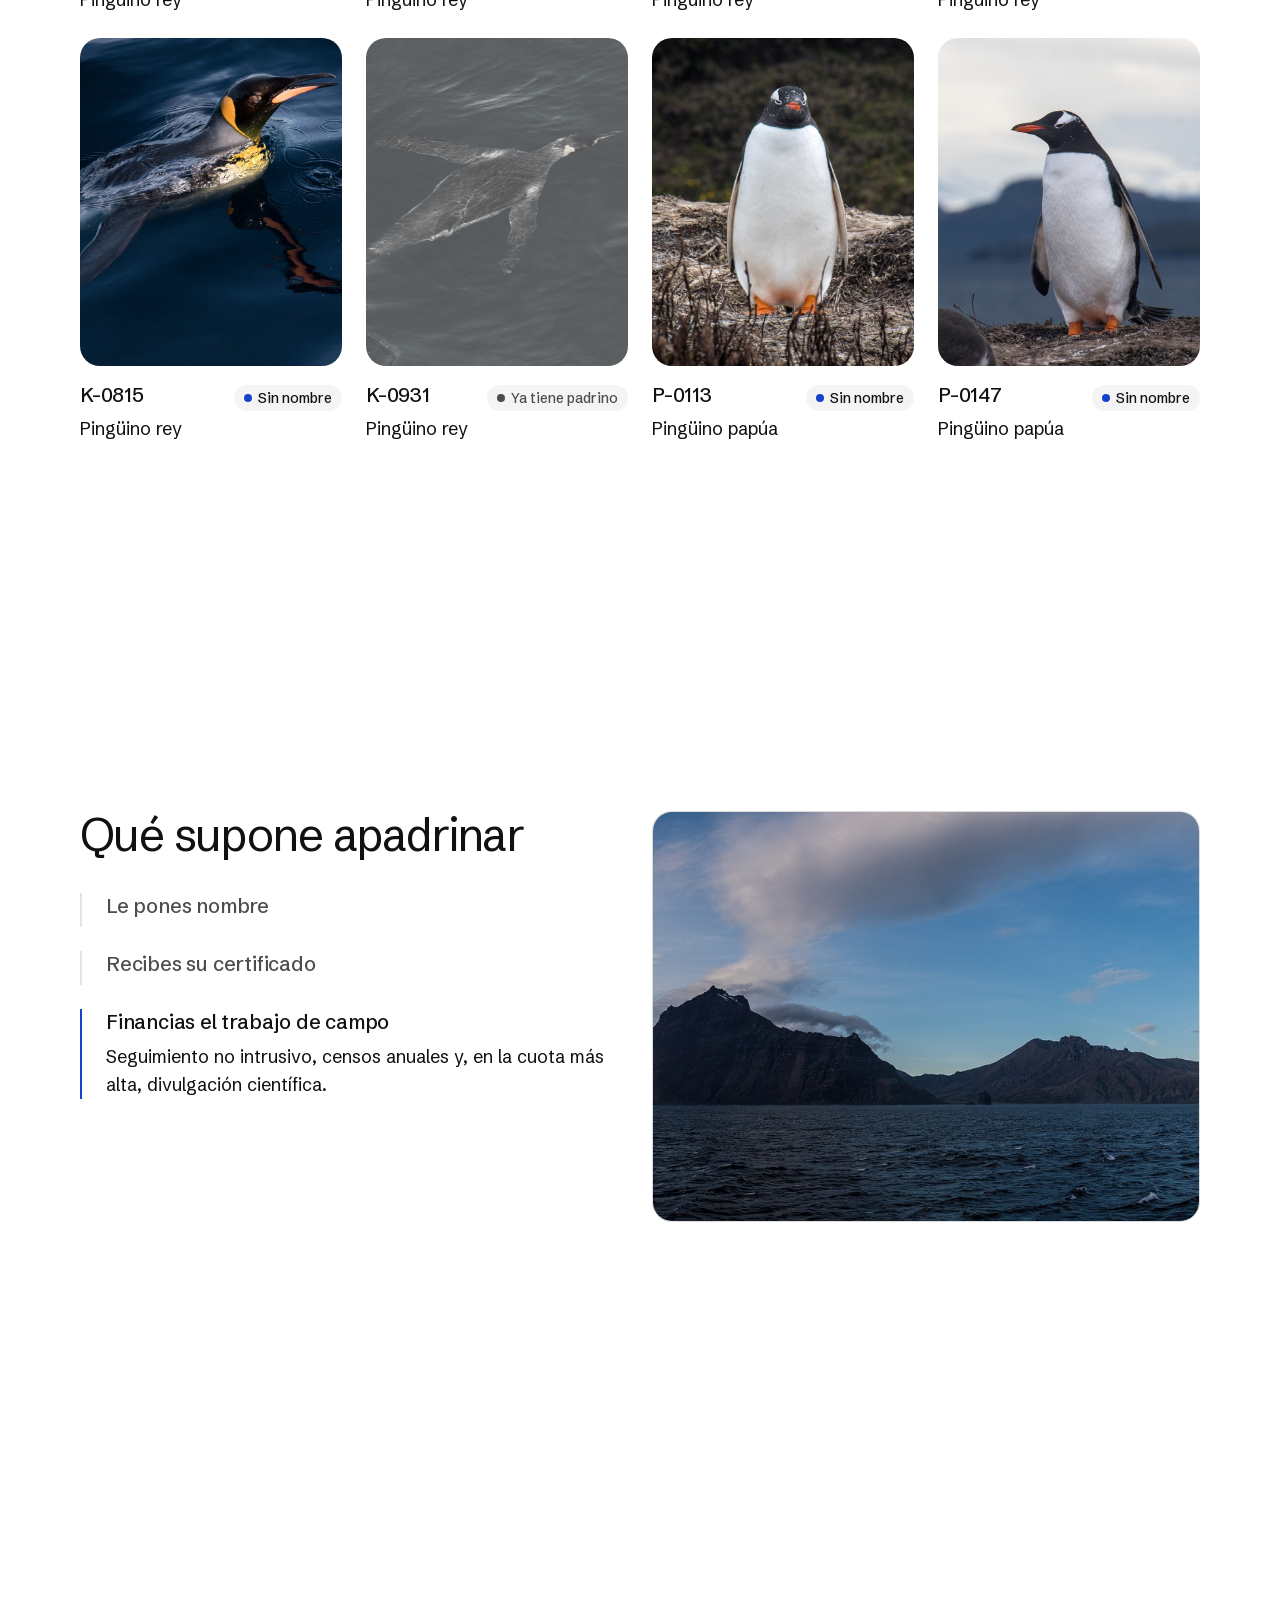
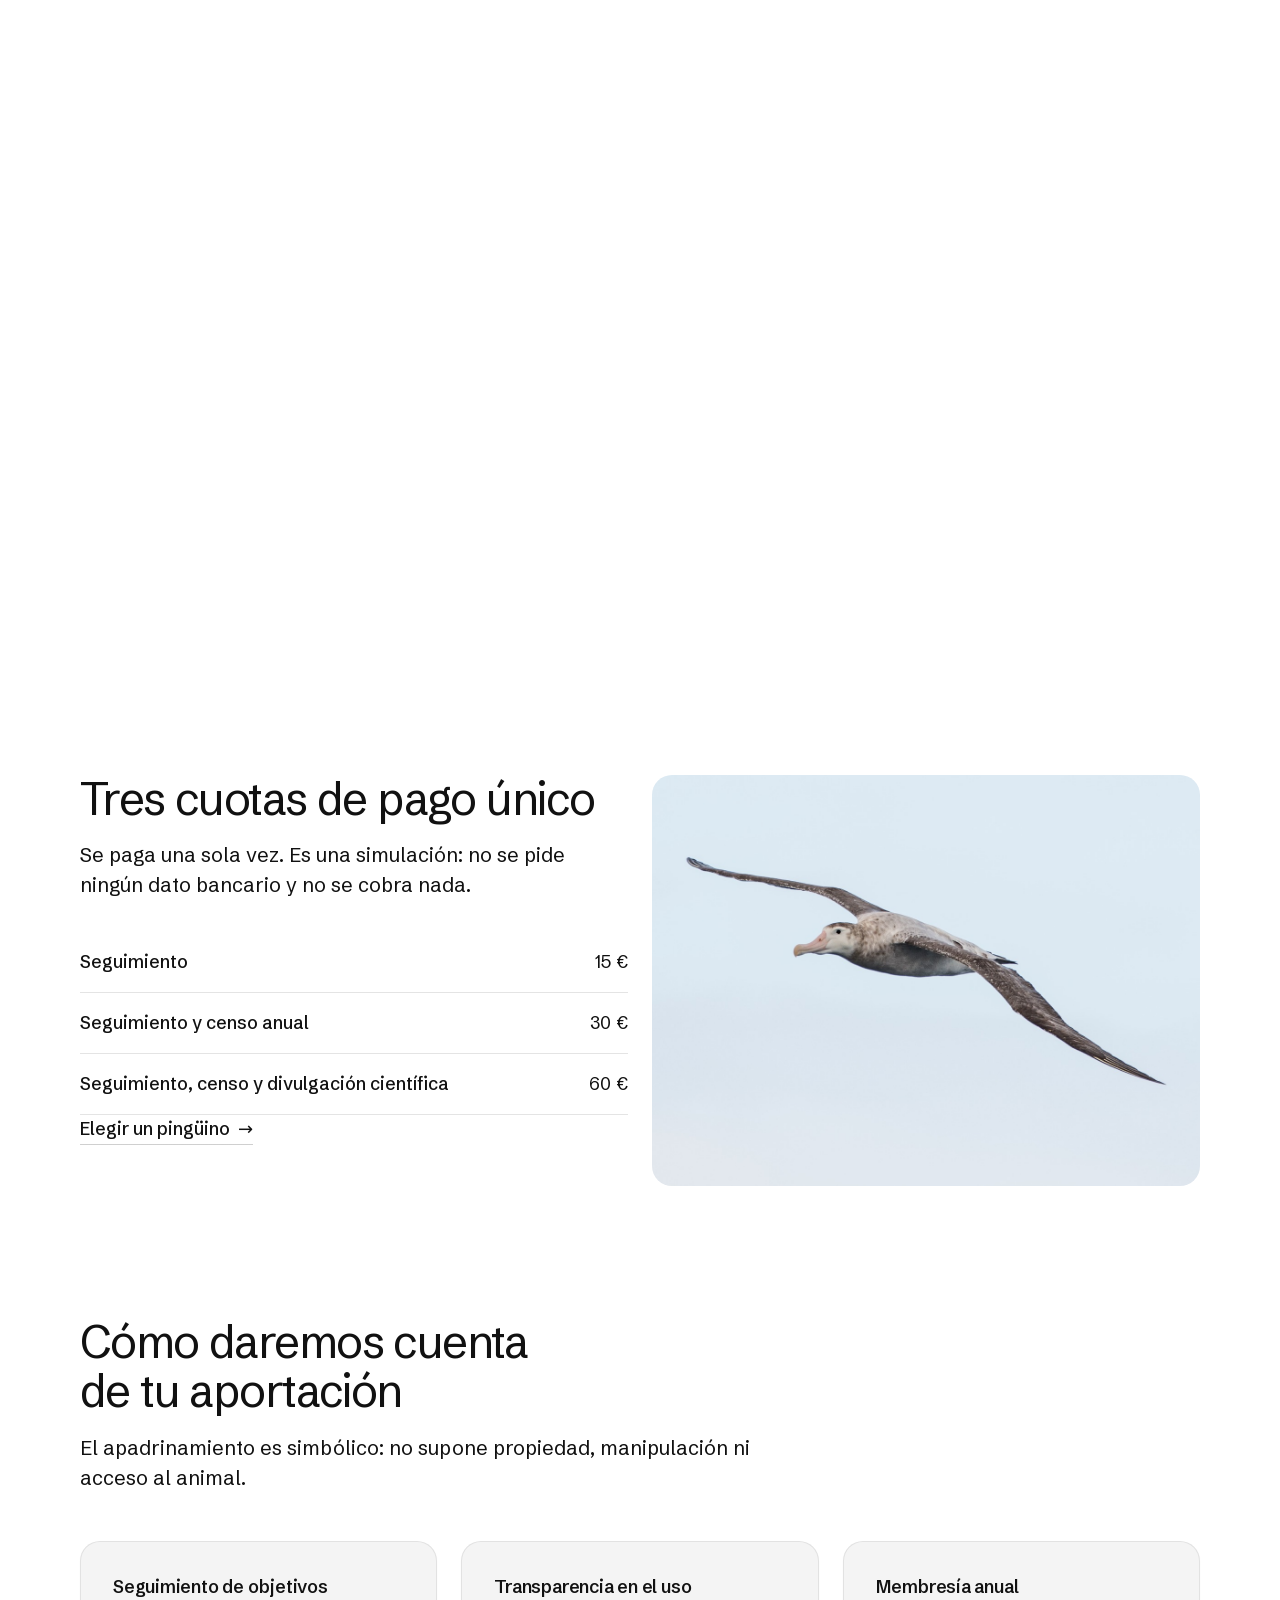
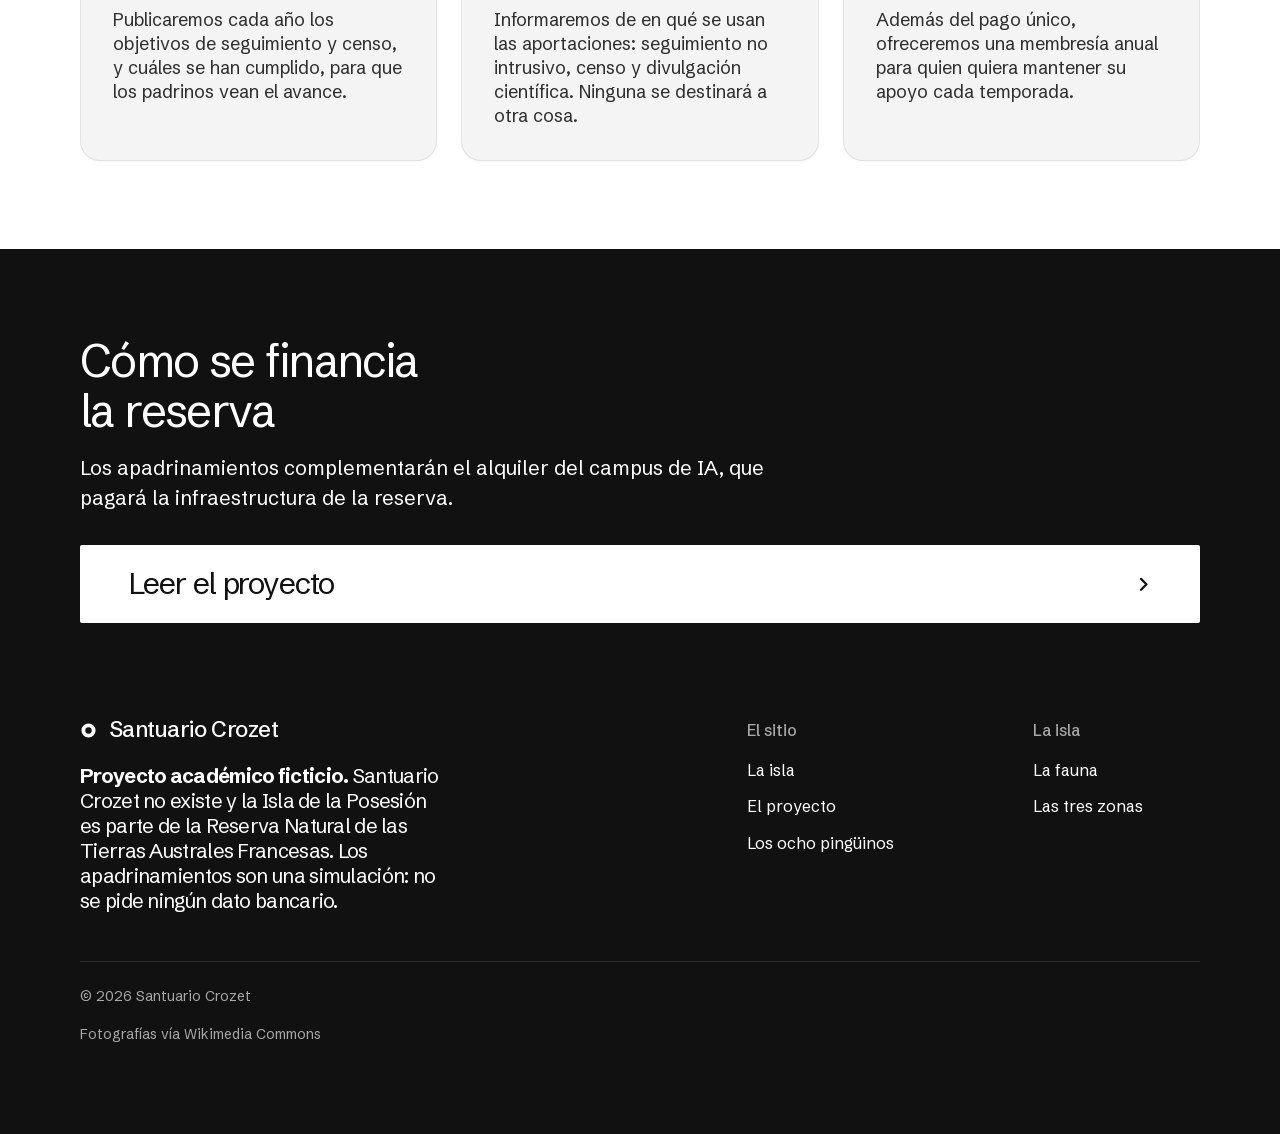
<file: apadrina.html>
<!doctype html>
<html lang="es" data-type="service" data-radius="soft" data-buttons="block" data-motion>
<head>
<meta charset="utf-8">
<meta name="viewport" content="width=device-width, initial-scale=1, viewport-fit=cover">
<title>Los pingüinos: apadrina uno de los ocho de la Isla Alfred Faure</title>
<meta name="description" content="Ocho pingüinos en seguimiento de la Isla Alfred Faure buscan padrino. Filtra por especie, elige uno y ponle nombre con una cuota de 15, 30 o 60 €.">
<meta property="og:type" content="website">
<meta property="og:title" content="Los pingüinos: apadrina uno de los ocho de la Isla Alfred Faure">
<meta property="og:description" content="Elige uno de los ocho pingüinos en seguimiento de la Isla Alfred Faure y ponle nombre.">
<meta property="og:image" content="share.jpg">
<meta name="twitter:card" content="summary_large_image">
<link rel="icon" href="favicon.svg" type="image/svg+xml">
<meta name="theme-color" content="#ffffff">
<meta name="site-kind" content="other">
<meta name="page-type" content="service">
<link rel="stylesheet" href="assets/system.css">
<link rel="stylesheet" href="assets/ui/cards.css">
<link rel="stylesheet" href="assets/motion/motion.css">
<link rel="stylesheet" href="assets/layout/layout.css">
<link rel="stylesheet" href="css/sitio.css">
<link rel="stylesheet" href="css/paginas.css">
<script>document.documentElement.classList.add('m-enter');setTimeout(()=>document.documentElement.classList.add('m-enter-done'),700)</script>
<script>document.documentElement.classList.add('mo-js');setTimeout(()=>document.documentElement.classList.add('mo-safe'),2500)</script>
<link rel="modulepreload" href="assets/moments/moments.js">
<link rel="modulepreload" href="assets/moments/lib.js">
<link rel="modulepreload" href="assets/moments/pinned-chapters/moment.js">
</head>
<body>
<!-- type: service (site-kind other) · deal as index.html (hero split, nav-split, close-type, footer-dark, buttons block, mark ring).
     moment: pinned-chapters in #como (three steps of sponsoring). -->

<header class="nav nav--split">
  <div class="wrap nav__bar">
    <a class="skip-link" href="#top">Saltar al contenido</a>
    <nav class="nav__links" aria-label="Principal">
      <div class="nav__item"><a class="nav__link" href="isla.html">La isla</a></div>
      <div class="nav__item"><a class="nav__link" href="proyecto.html">El proyecto</a></div>
      <div class="nav__item"><a class="nav__link" href="isla.html#fauna">La fauna</a></div>
      <div class="nav__item"><a class="nav__link" href="apadrina.html" aria-current="page">Los pingüinos</a></div>
    </nav>
    <a class="nav__logo" href="index.html"><span class="mark" data-mark="ring" aria-hidden="true"></span>Santuario Crozet</a>
    <div class="nav__actions">
      <a class="btn btn--primary" href="apadrina.html">Apadrina un pingüino</a>
    </div>
    <button class="nav__toggle" type="button" aria-expanded="false" aria-label="Menú">
      <svg width="18" height="18" viewBox="0 0 18 18" aria-hidden="true"><path d="M2 5h14M2 13h14" stroke="currentColor" stroke-width="1.6" stroke-linecap="round"/></svg>
    </button>
  </div>
</header>

<main id="top">

  <section class="hero hero--split" data-enter aria-labelledby="hero-h">
    <div class="wrap"><div class="hero-text grid hero__grid">
      <div class="hero__text span-5">
        <p class="hero__kicker"><span class="dot" aria-hidden="true"></span>Ocho pingüinos en seguimiento, seis sin padrino</p>
        <h1 id="hero-h">Ocho pingüinos en seguimiento que buscan padrino</h1>
        <p class="hero__lead">Cada animal de la reserva tiene un código de seguimiento y se sigue sin tocarlo ni molestarlo. Ninguno tiene nombre: se lo pone quien lo apadrina. El apadrinamiento es simbólico: no supone propiedad, manipulación ni acceso al animal.</p>
        <div class="btn-row">
          <a class="btn btn--primary" href="#pinguinos">Ver los ocho pingüinos<svg class="m-arrow" viewBox="0 0 12 12" aria-hidden="true"><path class="m-arrow__stem" d="M1 6h8"/><path class="m-arrow__head" d="M4.5 2.5 8 6l-3.5 3.5"/></svg></a>
          <a class="btn btn--secondary" href="#cuotas">Ver las tres cuotas</a>
        </div>
      </div>
      <div class="hero__media span-6 start-7">
        <img src="img/fauna-rey.jpg" alt="Pingüino rey nadando en el mar" style="--ly-pos: 50% 50%" fetchpriority="high" data-source="library" data-subject="pingüino rey">
      </div>
    </div></div>
  </section>

  <section class="section" id="pinguinos" style="--h: 2" aria-labelledby="pinguinos-h">
    <div class="wrap">
      <div class="section-head">
        <h2 id="pinguinos-h">Los ocho pingüinos de la reserva</h2>
      </div>
      <div class="filtros" role="group" aria-label="Filtrar pingüinos">
        <button class="btn btn--secondary filtro" type="button" data-filtro="todos" aria-pressed="true">Todos</button>
        <button class="btn btn--secondary filtro" type="button" data-filtro="disponibles" aria-pressed="false">Solo disponibles</button>
        <button class="btn btn--secondary filtro" type="button" data-filtro="Pingüino rey" aria-pressed="false">Pingüino rey</button>
        <button class="btn btn--secondary filtro" type="button" data-filtro="Pingüino papúa" aria-pressed="false">Pingüino papúa</button>
      </div>
      <p class="recuento" id="recuento" role="status"></p>
      <div class="grid" id="rejilla-pinguinos"></div>
    </div>
  </section>

  <section class="section" id="como" style="--h: 2; --hm: 2" data-moment="pinned-chapters" aria-labelledby="como-h">
    <div class="wrap mo-pc__grid">
      <div class="mo-pc__text">
        <h2 id="como-h">Qué supone apadrinar</h2>
        <ol class="mo-pc__steps">
          <li class="mo-pc__step">
            <h3>Le pones nombre</h3>
            <p>El pingüino conserva su código de seguimiento como identificador científico, pero a partir de ese momento aparece también con el nombre que le has dado.</p>
            <figure class="mo-pc__visual"><img src="img/portada.jpg" alt="Colonia de pingüinos rey en una playa subantártica" width="1600" height="1067"></figure>
          </li>
          <li class="mo-pc__step">
            <h3>Recibes su certificado</h3>
            <p>Con su foto, su código de seguimiento, el nombre que le has puesto y la fecha. Se puede imprimir o guardar.</p>
            <figure class="mo-pc__visual"><img src="img/fauna-papua.jpg" alt="Pingüino papúa junto a la tundra" width="1600" height="1067"></figure>
          </li>
          <li class="mo-pc__step">
            <h3>Financias el trabajo de campo</h3>
            <p>Seguimiento no intrusivo, censos anuales y, en la cuota más alta, divulgación científica.</p>
            <figure class="mo-pc__visual"><img src="img/paisaje-2.jpg" alt="Costa batida por el viento en una isla subantártica" width="2000" height="540"></figure>
          </li>
        </ol>
      </div>
      <div class="mo-pc__visuals frame"></div>
    </div>
  </section>

  <section class="section" id="cuotas" aria-labelledby="cuotas-h">
    <div class="wrap grid grid--top">
      <div class="span-6">
        <div class="section-head">
          <h2 id="cuotas-h">Tres cuotas de pago único</h2>
          <p>Se paga una sola vez. Es una simulación: no se pide ningún dato bancario y no se cobra nada.</p>
        </div>
        <ul class="rows" id="lista-cuotas">
          <li><span class="rows__name">Seguimiento</span><span class="rows__value">15 €</span></li>
          <li><span class="rows__name">Seguimiento y censo anual</span><span class="rows__value">30 €</span></li>
          <li><span class="rows__name">Seguimiento, censo y divulgación científica</span><span class="rows__value">60 €</span></li>
        </ul>
        <p><a class="link" href="#pinguinos">Elegir un pingüino</a></p>
      </div>
      <figure class="marco span-6 start-7" style="aspect-ratio: 4 / 3"><img src="img/fauna-albatros.jpg" alt="Albatros errante en vuelo sobre el mar" width="1600" height="1067" loading="lazy"></figure>
    </div>
  </section>

  <section class="section" id="transparencia" aria-labelledby="transparencia-h">
    <div class="wrap">
      <div class="section-head">
        <h2 id="transparencia-h">Cómo daremos cuenta de tu aportación</h2>
        <p>El apadrinamiento es simbólico: no supone propiedad, manipulación ni acceso al animal.</p>
      </div>
      <div class="grid grid--top">
        <article class="card card--texto m-nolift span-4">
          <h3>Seguimiento de objetivos</h3>
          <p>Publicaremos cada año los objetivos de seguimiento y censo, y cuáles se han cumplido, para que los padrinos vean el avance.</p>
        </article>
        <article class="card card--texto m-nolift span-4">
          <h3>Transparencia en el uso</h3>
          <p>Informaremos de en qué se usan las aportaciones: seguimiento no intrusivo, censo y divulgación científica. Ninguna se destinará a otra cosa.</p>
        </article>
        <article class="card card--texto m-nolift span-4">
          <h3>Membresía anual</h3>
          <p>Además del pago único, ofreceremos una membresía anual para quien quiera mantener su apoyo cada temporada.</p>
        </article>
      </div>
    </div>
  </section>

</main>

<footer class="footer closing footer--dark ground-inverse" id="contact" aria-labelledby="close-h">
  <div class="wrap">
    <div class="closing__cta close--type">
      <div class="section-head">
        <h2 id="close-h">Cómo se financia la reserva</h2>
        <p class="t-lead">Los apadrinamientos complementarán el alquiler del campus de IA, que pagará la infraestructura de la reserva.</p>
      </div>
      <a class="btn btn--primary btn--xl btn--wide" href="proyecto.html">Leer el proyecto<svg class="m-arrow" viewBox="0 0 12 12" aria-hidden="true"><path class="m-arrow__stem" d="M1 6h8"/><path class="m-arrow__head" d="M4.5 2.5 8 6l-3.5 3.5"/></svg></a>
    </div>
    <div class="closing__links">
      <div class="grid">
        <div class="span-6 stack-4">
          <a class="nav__logo" href="index.html"><span class="mark" data-mark="ring" aria-hidden="true"></span>Santuario Crozet</a>
          <p class="footer__lede aviso"><strong>Proyecto académico ficticio.</strong> Santuario Crozet no existe y la Isla de la Posesión es parte de la Reserva Natural de las Tierras Australes Francesas. Los apadrinamientos son una simulación: no se pide ningún dato bancario.</p>
        </div>
        <div class="span-3 start-8 footer__col"><h3>El sitio</h3><ul><li><a href="isla.html">La isla</a></li><li><a href="proyecto.html">El proyecto</a></li><li><a href="apadrina.html">Los ocho pingüinos</a></li></ul></div>
        <div class="span-2 start-11 footer__col"><h3>La isla</h3><ul><li><a href="isla.html#fauna">La fauna</a></li><li><a href="proyecto.html#zonas">Las tres zonas</a></li></ul></div>
      </div>
      <div class="footer__legal">
        <span>&copy; 2026 Santuario Crozet</span>
        <a class="credits" href="creditos.html">Fotografías vía Wikimedia Commons</a>
      </div>
    </div>
  </div>
</footer>

<nav class="actionbar" aria-label="Acción rápida">
  <a class="btn btn--primary" href="#pinguinos">Ver los ocho pingüinos</a>
</nav>

<script src="js/datos.js"></script>
<script src="js/listado.js"></script>
<script type="module" src="assets/system.js"></script>
<script type="module" src="assets/motion/motion.js"></script>
<script type="module" src="assets/layout/layout.js"></script>
</body>
</html>
</file>
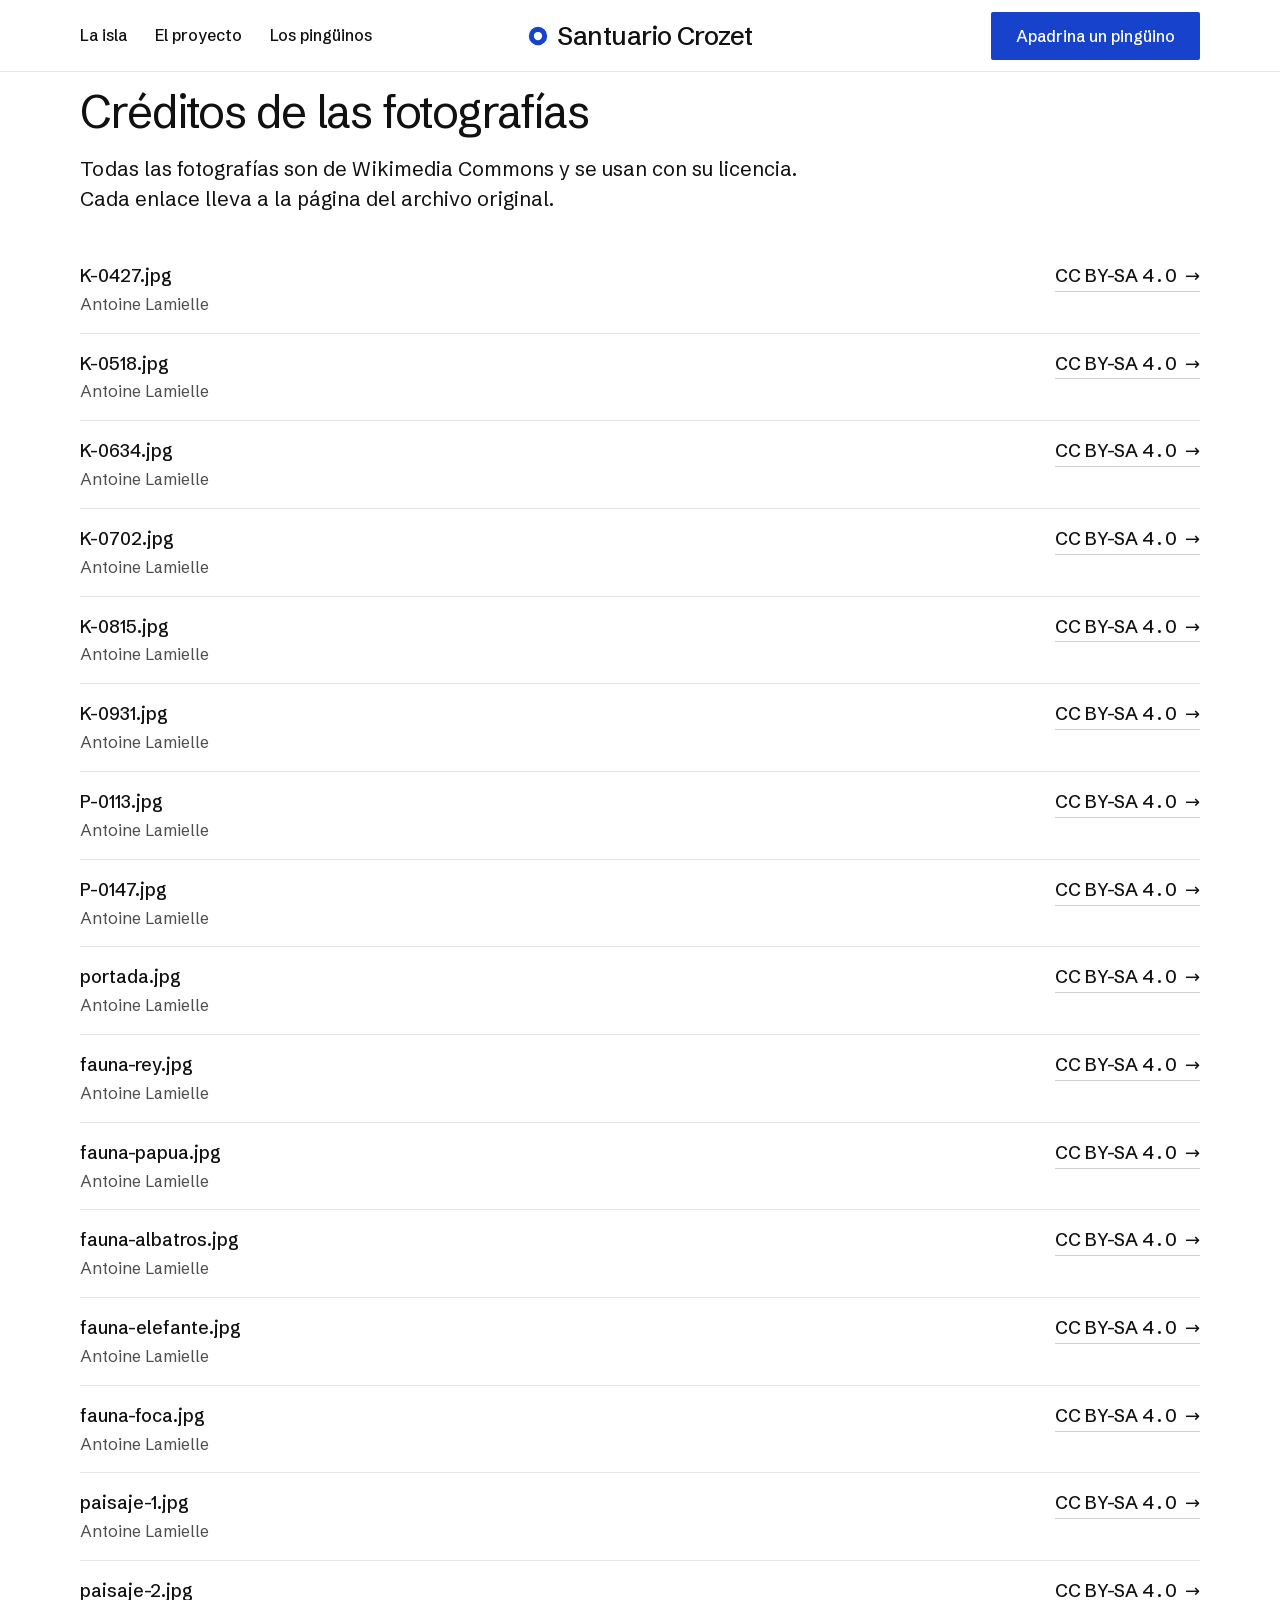
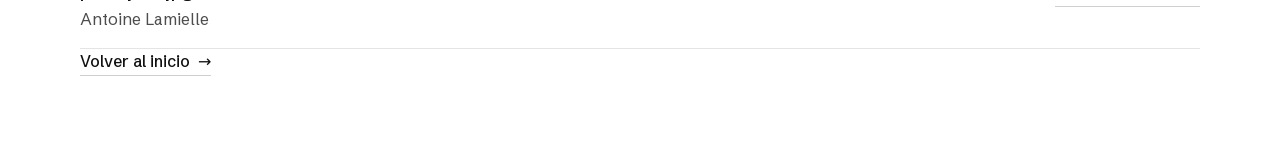
<file: creditos.html>
<!doctype html>
<html lang="es" data-type="service" data-radius="soft" data-buttons="block" data-motion>
<head>
<meta charset="utf-8">
<meta name="viewport" content="width=device-width, initial-scale=1, viewport-fit=cover">
<title>Créditos de las fotografías: Santuario Crozet</title>
<meta name="description" content="Autor, licencia y página de origen de cada fotografía usada en la web del Santuario Crozet">
<meta property="og:type" content="website">
<meta property="og:title" content="Ficha de seguimiento: un pingüino del Santuario Crozet">
<meta property="og:description" content="Apadrina este pingüino de la Isla Alfred Faure y ponle nombre.">
<meta property="og:image" content="share.jpg">
<meta name="twitter:card" content="summary_large_image">
<link rel="icon" href="favicon.svg" type="image/svg+xml">
<meta name="theme-color" content="#ffffff">
<meta name="site-kind" content="other">
<meta name="page-type" content="service">
<link rel="stylesheet" href="assets/system.css">
<link rel="stylesheet" href="assets/ui/cards.css">
<link rel="stylesheet" href="assets/motion/motion.css">
<link rel="stylesheet" href="assets/layout/layout.css">
<link rel="stylesheet" href="css/sitio.css">
</head>
<body>
<header class="nav nav--split">
  <div class="wrap nav__bar">
    <a class="skip-link" href="#top">Saltar al contenido</a>
    <nav class="nav__links" aria-label="Principal">
      <div class="nav__item"><a class="nav__link" href="isla.html">La isla</a></div>
      <div class="nav__item"><a class="nav__link" href="proyecto.html">El proyecto</a></div>
      <div class="nav__item"><a class="nav__link" href="apadrina.html">Los pingüinos</a></div>
    </nav>
    <a class="nav__logo" href="index.html"><span class="mark" data-mark="ring" aria-hidden="true"></span>Santuario Crozet</a>
    <div class="nav__actions">
      <a class="btn btn--primary" href="apadrina.html">Apadrina un pingüino</a>
    </div>
    <button class="nav__toggle" type="button" aria-expanded="false" aria-label="Menú">
      <svg width="18" height="18" viewBox="0 0 18 18" aria-hidden="true"><path d="M2 5h14M2 13h14" stroke="currentColor" stroke-width="1.6" stroke-linecap="round"/></svg>
    </button>
  </div>
</header>
<main id="top">
  <section class="section" id="creditos" style="--h: 2" aria-labelledby="creditos-h">
    <div class="wrap">
      <div class="section-head">
        <h1 id="creditos-h" class="t-h2">Créditos de las fotografías</h1>
        <p>Todas las fotografías son de Wikimedia Commons y se usan con su licencia. Cada enlace lleva a la página del archivo original.</p>
      </div>
      <ul class="rows">
          <li><span class="rows__name">K-0427.jpg<small>Antoine Lamielle</small></span><span class="rows__value"><a class="link" href="https://commons.wikimedia.org/wiki/File:2020-11_Crozet_Islands_-_King_Penguin_24.jpg">CC BY-SA 4.0</a></span></li>
          <li><span class="rows__name">K-0518.jpg<small>Antoine Lamielle</small></span><span class="rows__value"><a class="link" href="https://commons.wikimedia.org/wiki/File:2020-11_Crozet_Islands_-_King_Penguin_26.jpg">CC BY-SA 4.0</a></span></li>
          <li><span class="rows__name">K-0634.jpg<small>Antoine Lamielle</small></span><span class="rows__value"><a class="link" href="https://commons.wikimedia.org/wiki/File:2020-11_Crozet_Islands_-_King_Penguin_29.jpg">CC BY-SA 4.0</a></span></li>
          <li><span class="rows__name">K-0702.jpg<small>Antoine Lamielle</small></span><span class="rows__value"><a class="link" href="https://commons.wikimedia.org/wiki/File:2020-11_Crozet_Islands_-_King_Penguin_30.jpg">CC BY-SA 4.0</a></span></li>
          <li><span class="rows__name">K-0815.jpg<small>Antoine Lamielle</small></span><span class="rows__value"><a class="link" href="https://commons.wikimedia.org/wiki/File:2020-11_Crozet_Islands_-_King_Penguin_31.jpg">CC BY-SA 4.0</a></span></li>
          <li><span class="rows__name">K-0931.jpg<small>Antoine Lamielle</small></span><span class="rows__value"><a class="link" href="https://commons.wikimedia.org/wiki/File:2020-11_Crozet_Islands_-_King_Penguin_28.jpg">CC BY-SA 4.0</a></span></li>
          <li><span class="rows__name">P-0113.jpg<small>Antoine Lamielle</small></span><span class="rows__value"><a class="link" href="https://commons.wikimedia.org/wiki/File:2020-11_Kerguelen_Islands_-_Gentoo_penguin_06.jpg">CC BY-SA 4.0</a></span></li>
          <li><span class="rows__name">P-0147.jpg<small>Antoine Lamielle</small></span><span class="rows__value"><a class="link" href="https://commons.wikimedia.org/wiki/File:2020-11_Kerguelen_Islands_-_Gentoo_penguin_21.jpg">CC BY-SA 4.0</a></span></li>
          <li><span class="rows__name">portada.jpg<small>Antoine Lamielle</small></span><span class="rows__value"><a class="link" href="https://commons.wikimedia.org/wiki/File:2020-11_Crozet_Islands_-_King_Penguin_colony_01.jpg">CC BY-SA 4.0</a></span></li>
          <li><span class="rows__name">fauna-rey.jpg<small>Antoine Lamielle</small></span><span class="rows__value"><a class="link" href="https://commons.wikimedia.org/wiki/File:2020-11_Crozet_Islands_-_King_Penguin_25.jpg">CC BY-SA 4.0</a></span></li>
          <li><span class="rows__name">fauna-papua.jpg<small>Antoine Lamielle</small></span><span class="rows__value"><a class="link" href="https://commons.wikimedia.org/wiki/File:2020-11_Kerguelen_Islands_-_Gentoo_penguin_20.jpg">CC BY-SA 4.0</a></span></li>
          <li><span class="rows__name">fauna-albatros.jpg<small>Antoine Lamielle</small></span><span class="rows__value"><a class="link" href="https://commons.wikimedia.org/wiki/File:2020-11_Crozet_Islands_-_Wandering_albatross_02.jpg">CC BY-SA 4.0</a></span></li>
          <li><span class="rows__name">fauna-elefante.jpg<small>Antoine Lamielle</small></span><span class="rows__value"><a class="link" href="https://commons.wikimedia.org/wiki/File:2020-11_Kerguelen_Islands_-_Southern_elephant_seal_29.jpg">CC BY-SA 4.0</a></span></li>
          <li><span class="rows__name">fauna-foca.jpg<small>Antoine Lamielle</small></span><span class="rows__value"><a class="link" href="https://commons.wikimedia.org/wiki/File:2021-03_Amsterdam_Island_-_Subantarctic_fur_seal_81.jpg">CC BY-SA 4.0</a></span></li>
          <li><span class="rows__name">paisaje-1.jpg<small>Antoine Lamielle</small></span><span class="rows__value"><a class="link" href="https://commons.wikimedia.org/wiki/File:2020-11_Crozet_Islands_-_Pointe_Basse_05.jpg">CC BY-SA 4.0</a></span></li>
          <li><span class="rows__name">paisaje-2.jpg<small>Antoine Lamielle</small></span><span class="rows__value"><a class="link" href="https://commons.wikimedia.org/wiki/File:2020-11_Crozet_Islands_-_%C3%8Ele_de_l%27Est_26.jpg">CC BY-SA 4.0</a></span></li>
      </ul>
      <p class="aviso"><a class="link" href="index.html">Volver al inicio</a></p>
    </div>
  </section>
</main>
<script type="module" src="assets/system.js"></script>
<script type="module" src="assets/motion/motion.js"></script>
</body>
</html>
</file>
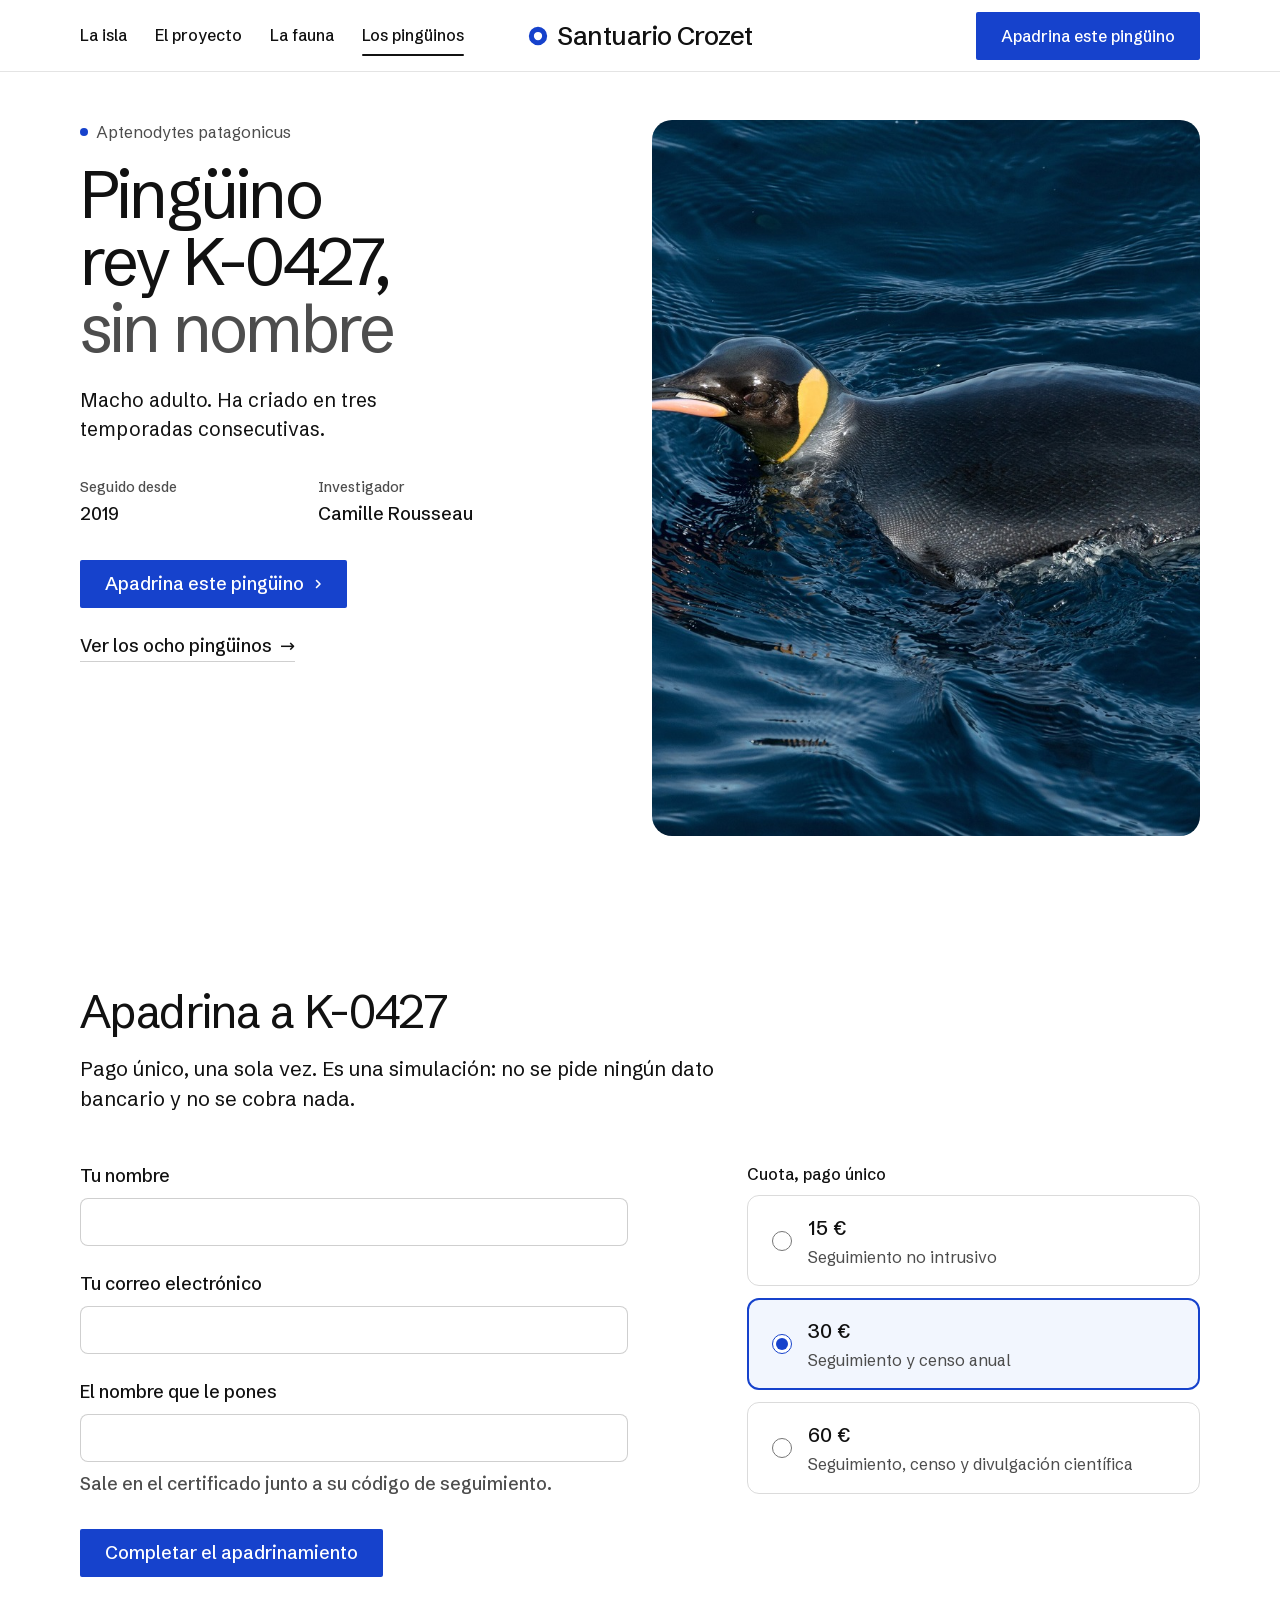
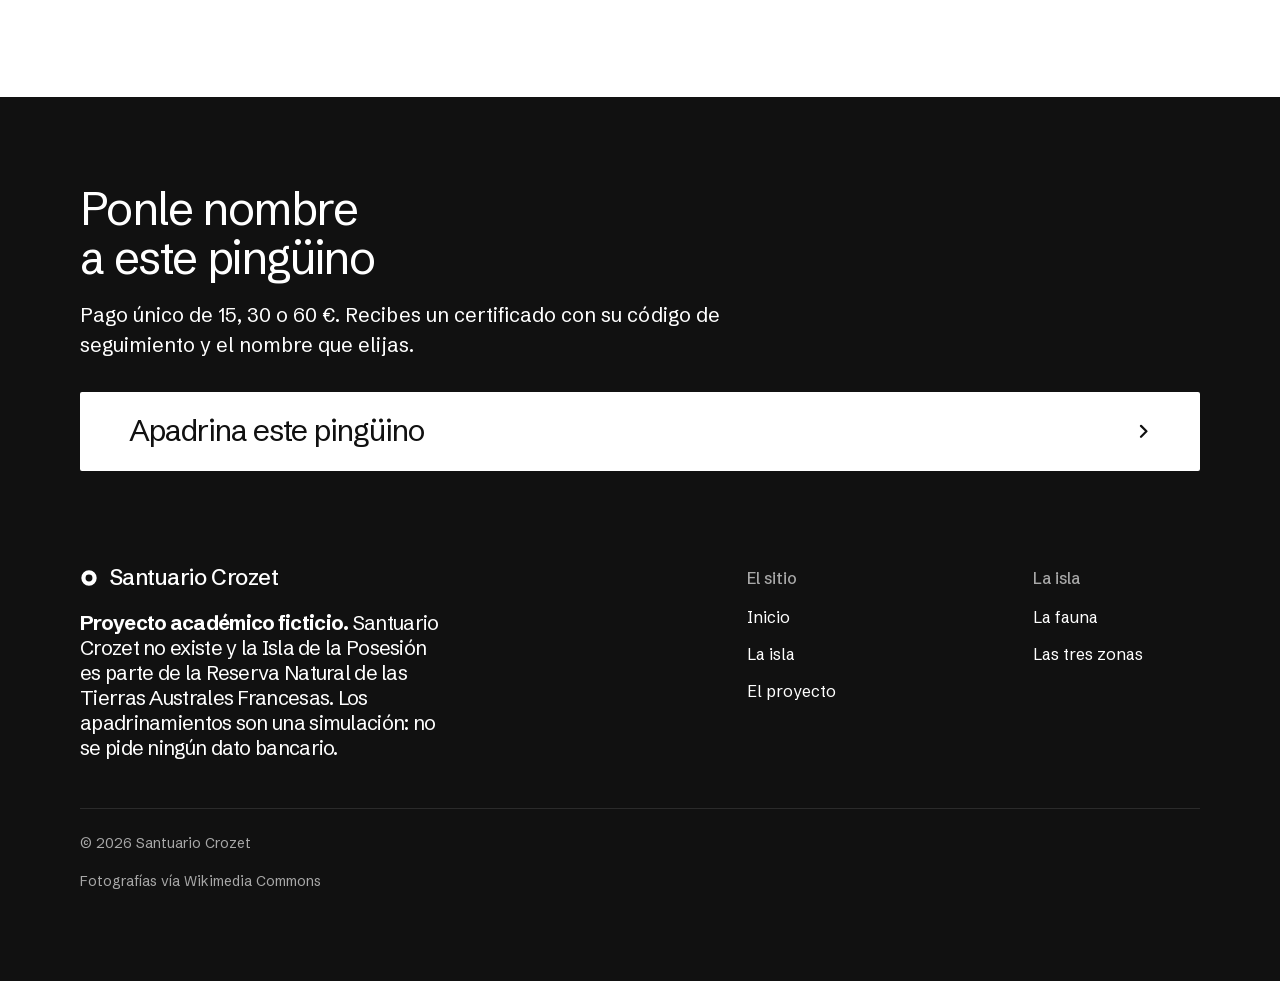
<file: ficha.html>
<!doctype html>
<html lang="es" data-type="service" data-radius="soft" data-buttons="block" data-motion>
<head>
<meta charset="utf-8">
<meta name="viewport" content="width=device-width, initial-scale=1, viewport-fit=cover">
<title>Ficha de seguimiento: un pingüino del Santuario Crozet</title>
<meta name="description" content="Código de seguimiento, año de seguimiento e investigador de un pingüino de la Isla Alfred Faure, con el formulario para apadrinarlo.">
<meta property="og:type" content="website">
<meta property="og:title" content="Ficha de seguimiento: un pingüino del Santuario Crozet">
<meta property="og:description" content="Apadrina este pingüino de la Isla Alfred Faure y ponle nombre.">
<meta property="og:image" content="share.jpg">
<meta name="twitter:card" content="summary_large_image">
<link rel="icon" href="favicon.svg" type="image/svg+xml">
<meta name="theme-color" content="#ffffff">
<meta name="site-kind" content="other">
<meta name="page-type" content="service">
<link rel="stylesheet" href="assets/system.css">
<link rel="stylesheet" href="assets/ui/cards.css">
<link rel="stylesheet" href="assets/motion/motion.css">
<link rel="stylesheet" href="assets/layout/layout.css">
<link rel="stylesheet" href="css/sitio.css">
<style>
  @media (min-width: 640px) and (max-width: 1023px) {
    #apadrinar .form-apadrinar__campos { grid-column: 1 / span 6; }
    #apadrinar .cuotas { grid-column: 7 / span 6; }
  }
  .ficha-volver { margin-top: var(--s-5); }
  @media (max-width: 639px) {
    .hero__text #ficha-nota { display: none; }
    .cuota { padding-inline: var(--s-4); }
    #apadrinar { --hm: 2; }
  }
</style>
<script>document.documentElement.classList.add('m-enter');setTimeout(()=>document.documentElement.classList.add('m-enter-done'),700)</script>
</head>
<body>
<!-- type: service (site-kind other) · deal as index.html: hero split, nav-split, close-type, footer-dark, buttons block, mark ring.
     Una sola plantilla para los ocho pingüinos: ficha.js la rellena según ?id=<código>. -->

<header class="nav nav--split">
  <div class="wrap nav__bar">
    <a class="skip-link" href="#top">Saltar al contenido</a>
    <nav class="nav__links" aria-label="Principal">
      <div class="nav__item"><a class="nav__link" href="isla.html">La isla</a></div>
      <div class="nav__item"><a class="nav__link" href="proyecto.html">El proyecto</a></div>
      <div class="nav__item"><a class="nav__link" href="isla.html#fauna">La fauna</a></div>
      <div class="nav__item"><a class="nav__link" href="apadrina.html" aria-current="page">Los pingüinos</a></div>
    </nav>
    <a class="nav__logo" href="index.html"><span class="mark" data-mark="ring" aria-hidden="true"></span>Santuario Crozet</a>
    <div class="nav__actions">
      <a class="btn btn--primary" href="#apadrinar" data-accion-principal>Apadrina este pingüino</a>
    </div>
    <button class="nav__toggle" type="button" aria-expanded="false" aria-label="Menú">
      <svg width="18" height="18" viewBox="0 0 18 18" aria-hidden="true"><path d="M2 5h14M2 13h14" stroke="currentColor" stroke-width="1.6" stroke-linecap="round"/></svg>
    </button>
  </div>
</header>

<main id="top">

  <section class="hero hero--split" data-enter aria-labelledby="hero-h">
    <div class="wrap"><div class="hero-text grid hero__grid">
      <div class="hero__text span-5">
        <p class="hero__kicker" id="ficha-especie"><span class="dot" aria-hidden="true"></span>Aptenodytes patagonicus</p>
        <h1 id="hero-h"><span id="ficha-titulo">Pingüino rey K-0427</span>, <span class="muted" id="ficha-sinnombre">sin nombre</span></h1>
        <p class="hero__lead" id="ficha-nota">Ficha de seguimiento de un pingüino de la reserva.</p>
        <dl class="ficha-datos" id="ficha-datos"></dl>
        <div class="btn-row">
          <a class="btn btn--primary" href="#apadrinar" data-accion-principal>Apadrina este pingüino<svg class="m-arrow" viewBox="0 0 12 12" aria-hidden="true"><path class="m-arrow__stem" d="M1 6h8"/><path class="m-arrow__head" d="M4.5 2.5 8 6l-3.5 3.5"/></svg></a>
        </div>
        <p class="ficha-volver"><a class="link" href="apadrina.html">Ver los ocho pingüinos</a></p>
      </div>
      <div class="hero__media span-6 start-7">
        <img id="ficha-foto" src="img/pendiente.svg" alt="Pingüino de la reserva" fetchpriority="high" data-source="library" data-subject="pingüino">
      </div>
    </div></div>
    <p class="wrap no-encontrado" id="no-encontrado" hidden>No encontramos ese pingüino. <a class="link" href="apadrina.html">Elige uno de los ocho</a>.</p>
  </section>

  <section class="section" id="apadrinar" aria-labelledby="apadrinar-h">
    <div class="wrap">
      <div id="bloque-formulario">
        <div class="section-head">
          <h2 id="apadrinar-h">Apadrina a <span data-codigo>este pingüino</span></h2>
          <p>Pago único, una sola vez. Es una simulación: no se pide ningún dato bancario y no se cobra nada.</p>
        </div>

        <form class="form-apadrinar" id="formulario-apadrinar" novalidate>
          <div class="form-apadrinar__campos">
            <div class="field"><label for="nombre-padrino">Tu nombre</label>
              <input id="nombre-padrino" name="nombre-padrino" type="text" autocomplete="name" aria-describedby="error-nombre-padrino">
              <p class="field__error" id="error-nombre-padrino" hidden></p></div>
            <div class="field"><label for="email">Tu correo electrónico</label>
              <input id="email" name="email" type="email" autocomplete="email" inputmode="email" aria-describedby="error-email">
              <p class="field__error" id="error-email" hidden></p></div>
            <div class="field"><label for="nombre-pinguino">El nombre que le pones</label>
              <input id="nombre-pinguino" name="nombre-pinguino" type="text" maxlength="30" autocomplete="off" aria-describedby="ayuda-nombre error-nombre-pinguino">
              <p class="t-small muted" id="ayuda-nombre">Sale en el certificado junto a su código de seguimiento.</p>
              <p class="field__error" id="error-nombre-pinguino" hidden></p></div>
          </div>

          <fieldset class="cuotas">
            <legend>Cuota, pago único</legend>
            <div class="cuotas__lista" id="cuotas"></div>
            <p class="field__error" id="error-cuota" hidden></p>
          </fieldset>

          <div class="btn-row form-apadrinar__enviar">
            <button class="btn btn--primary" type="submit">Completar el apadrinamiento</button>
          </div>
          <p class="form__status" role="status" id="estado-formulario"></p>
        </form>
      </div>

      <div id="bloque-certificado" hidden>
        <div class="section-head no-imprimir">
          <h2>Tu certificado está listo</h2>
          <p>Imprímelo o guárdalo como PDF desde el navegador.</p>
        </div>
        <article class="certificado">
          <p class="certificado__sello"><span class="mark" data-mark="ring" aria-hidden="true"></span>Santuario Crozet · Certificado de apadrinamiento</p>
          <div class="certificado__cuerpo">
            <img class="certificado__foto" id="cert-foto" src="img/pendiente.svg" alt="">
            <div>
              <p class="certificado__nombre" id="cert-nombre"></p>
              <p class="certificado__codigo" id="cert-codigo"></p>
              <p class="certificado__texto" id="cert-texto"></p>
              <dl class="certificado__firma">
                <div><dt>Fecha</dt><dd id="cert-fecha"></dd></div>
                <div><dt>Investigador responsable</dt><dd id="cert-responsable"></dd></div>
              </dl>
            </div>
          </div>
          <p class="certificado__aviso">Proyecto académico ficticio. Este certificado no corresponde a ningún pago real.</p>
        </article>
        <div class="btn-row no-imprimir">
          <button class="btn btn--primary" type="button" id="imprimir">Imprimir el certificado</button>
          <a class="btn btn--secondary" href="apadrina.html">Ver los ocho pingüinos</a>
        </div>
      </div>
    </div>
  </section>

</main>

<footer class="footer closing footer--dark ground-inverse" id="contact" aria-labelledby="close-h">
  <div class="wrap">
    <div class="closing__cta close--type">
      <div class="section-head">
        <h2 id="close-h">Ponle nombre a este pingüino</h2>
        <p class="t-lead">Pago único de 15, 30 o 60 €. Recibes un certificado con su código de seguimiento y el nombre que elijas.</p>
      </div>
      <a class="btn btn--primary btn--xl btn--wide" href="#apadrinar" data-accion-principal>Apadrina este pingüino<svg class="m-arrow" viewBox="0 0 12 12" aria-hidden="true"><path class="m-arrow__stem" d="M1 6h8"/><path class="m-arrow__head" d="M4.5 2.5 8 6l-3.5 3.5"/></svg></a>
    </div>
    <div class="closing__links">
      <div class="grid">
        <div class="span-6 stack-4">
          <a class="nav__logo" href="index.html"><span class="mark" data-mark="ring" aria-hidden="true"></span>Santuario Crozet</a>
          <p class="footer__lede aviso"><strong>Proyecto académico ficticio.</strong> Santuario Crozet no existe y la Isla de la Posesión es parte de la Reserva Natural de las Tierras Australes Francesas. Los apadrinamientos son una simulación: no se pide ningún dato bancario.</p>
        </div>
        <div class="span-3 start-8 footer__col"><h3>El sitio</h3><ul><li><a href="index.html">Inicio</a></li><li><a href="isla.html">La isla</a></li><li><a href="proyecto.html">El proyecto</a></li></ul></div>
        <div class="span-2 start-11 footer__col"><h3>La isla</h3><ul><li><a href="isla.html#fauna">La fauna</a></li><li><a href="proyecto.html#zonas">Las tres zonas</a></li></ul></div>
      </div>
      <div class="footer__legal">
        <span>&copy; 2026 Santuario Crozet</span>
        <a class="credits" href="creditos.html">Fotografías vía Wikimedia Commons</a>
      </div>
    </div>
  </div>
</footer>

<nav class="actionbar" aria-label="Acción rápida">
  <a class="btn btn--primary" href="#apadrinar" data-accion-principal>Apadrina este pingüino</a>
</nav>

<script src="js/datos.js"></script>
<script src="js/formulario.js"></script>
<script src="js/ficha.js"></script>
<script type="module" src="assets/system.js"></script>
<script type="module" src="assets/motion/motion.js"></script>
<script type="module" src="assets/layout/layout.js"></script>
</body>
</html>
</file>
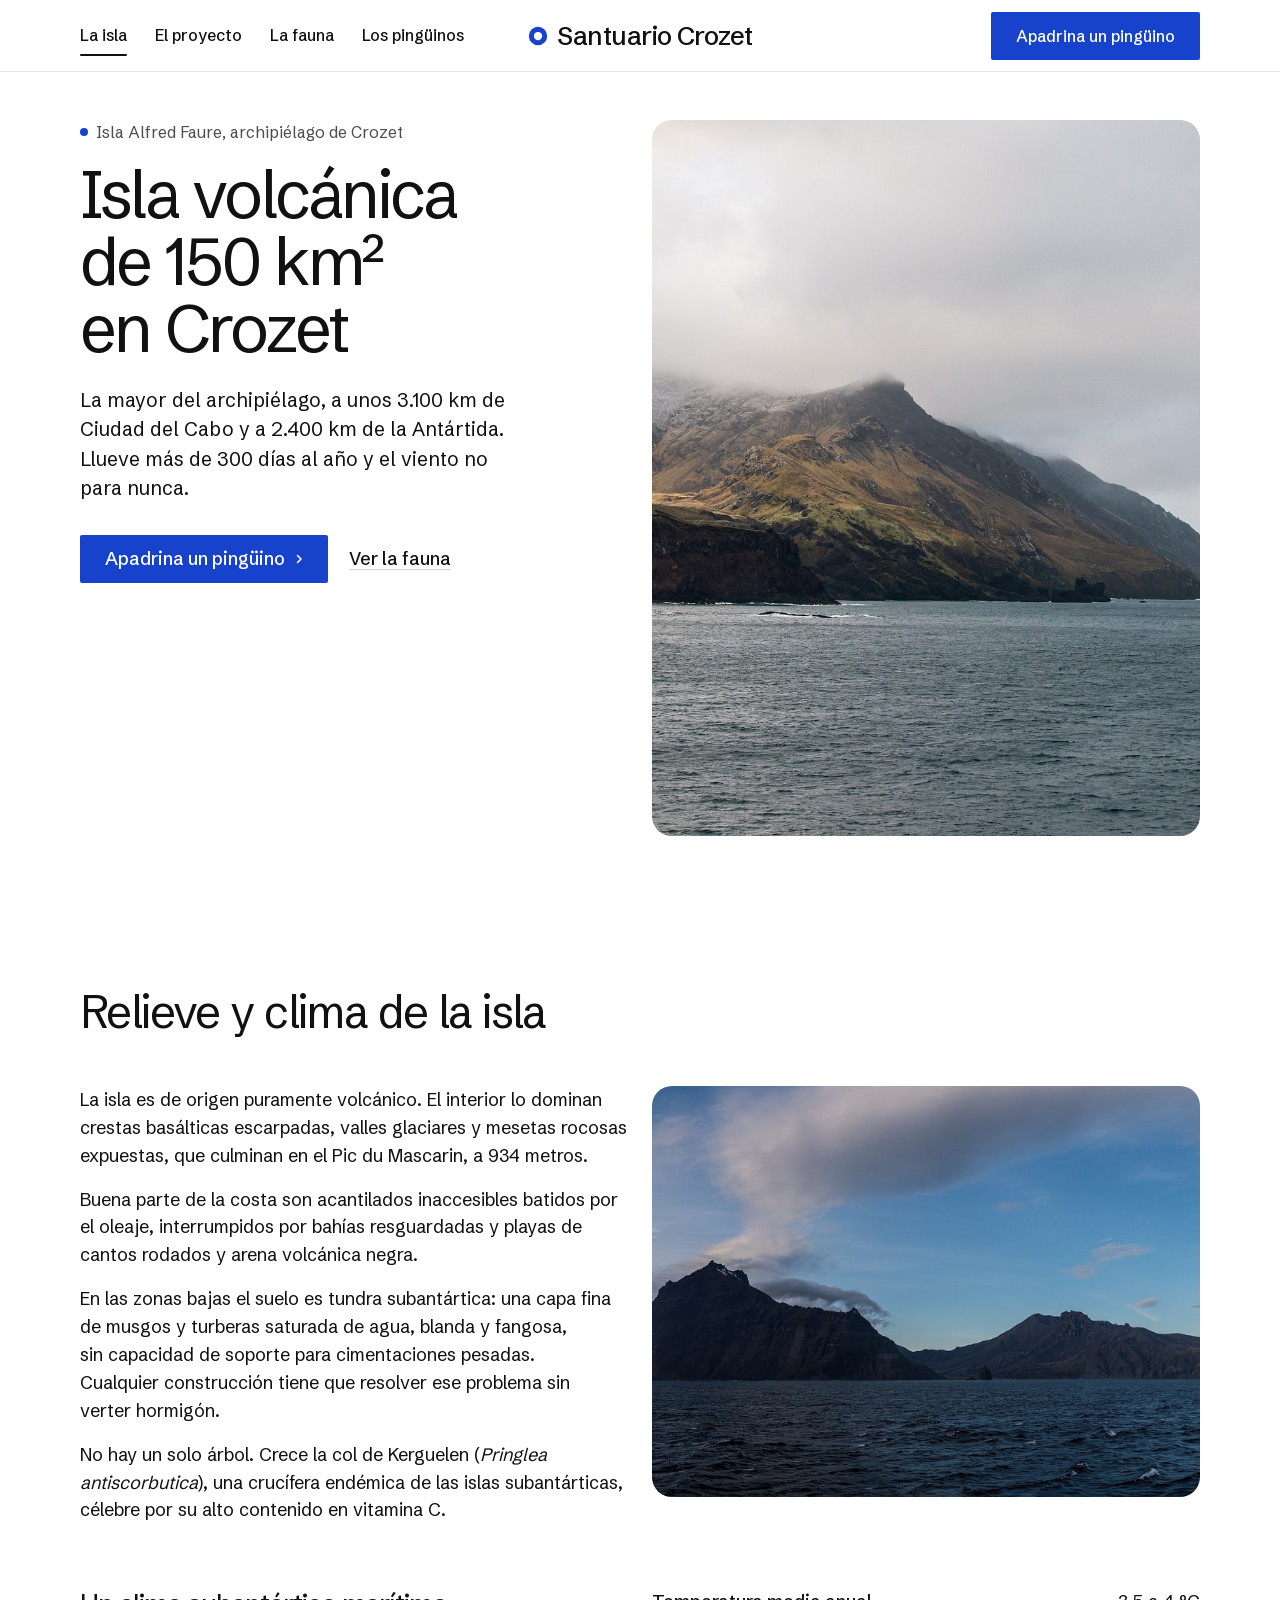
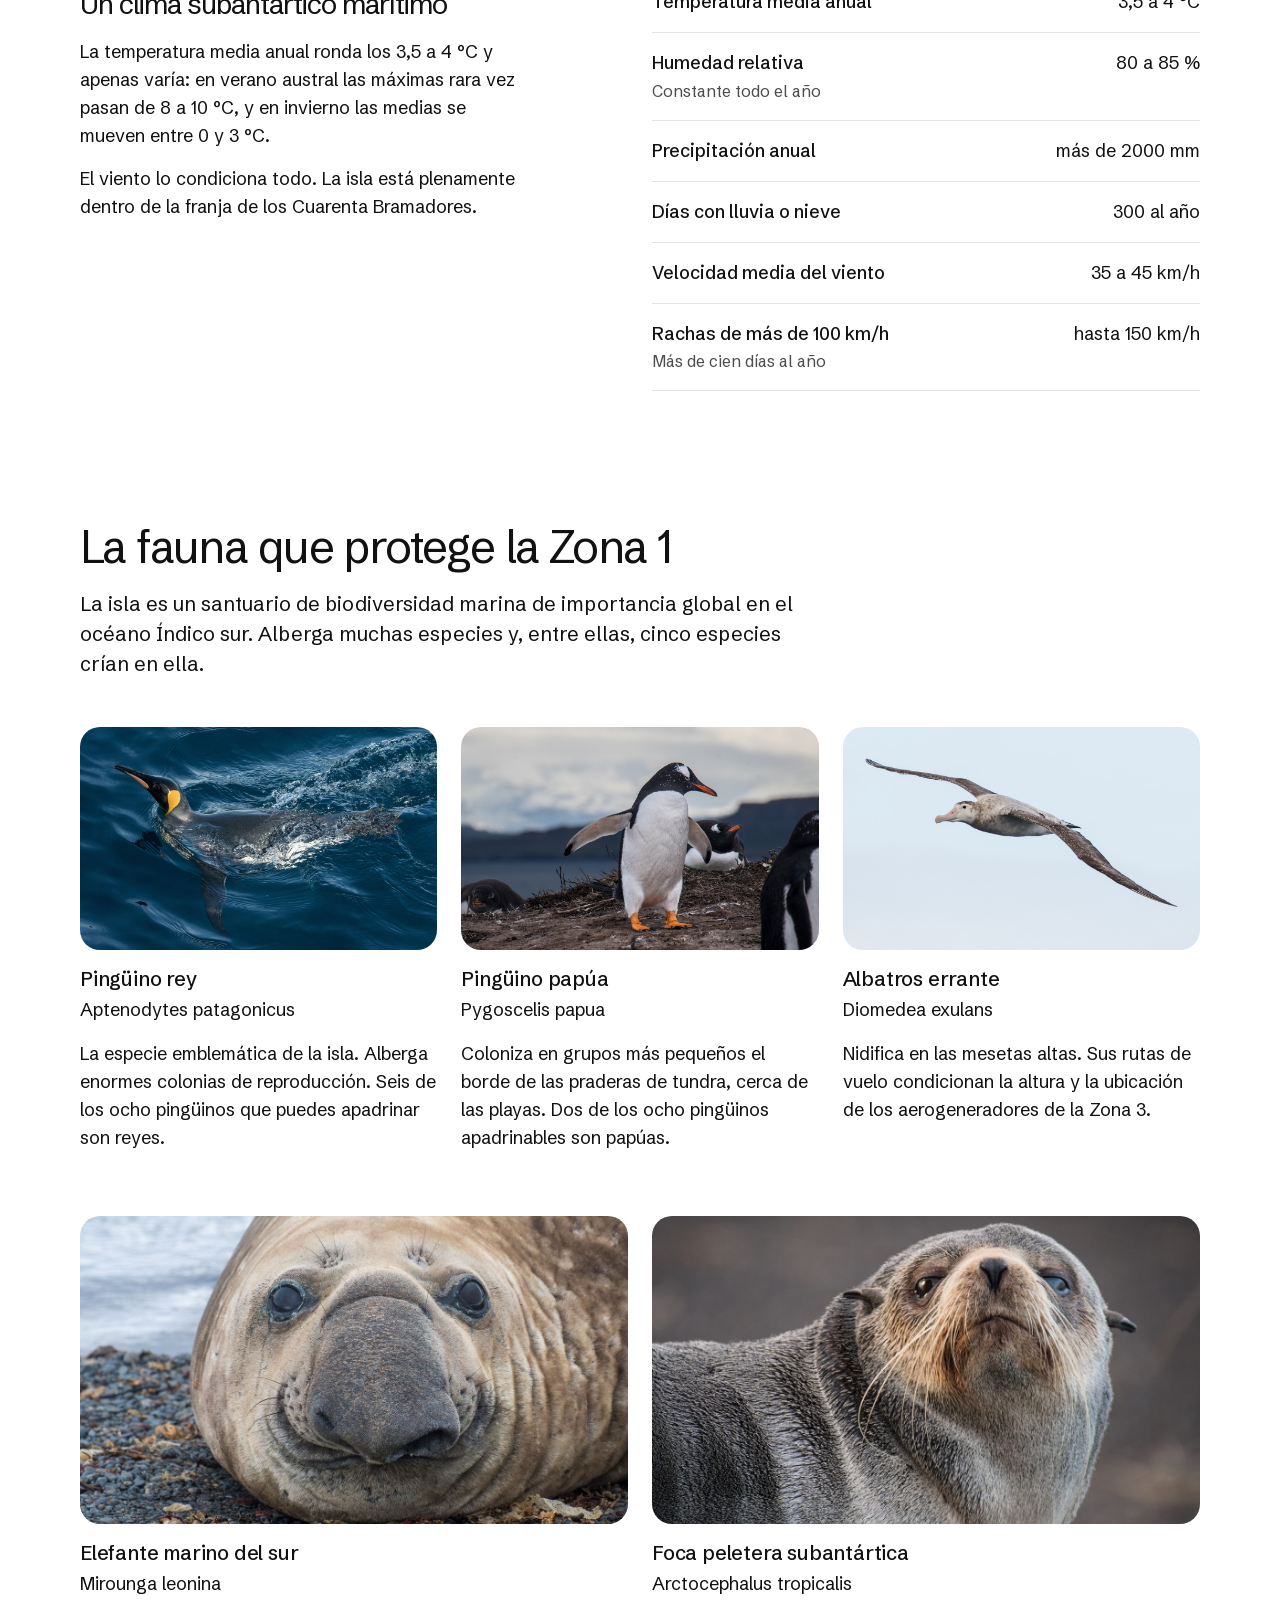
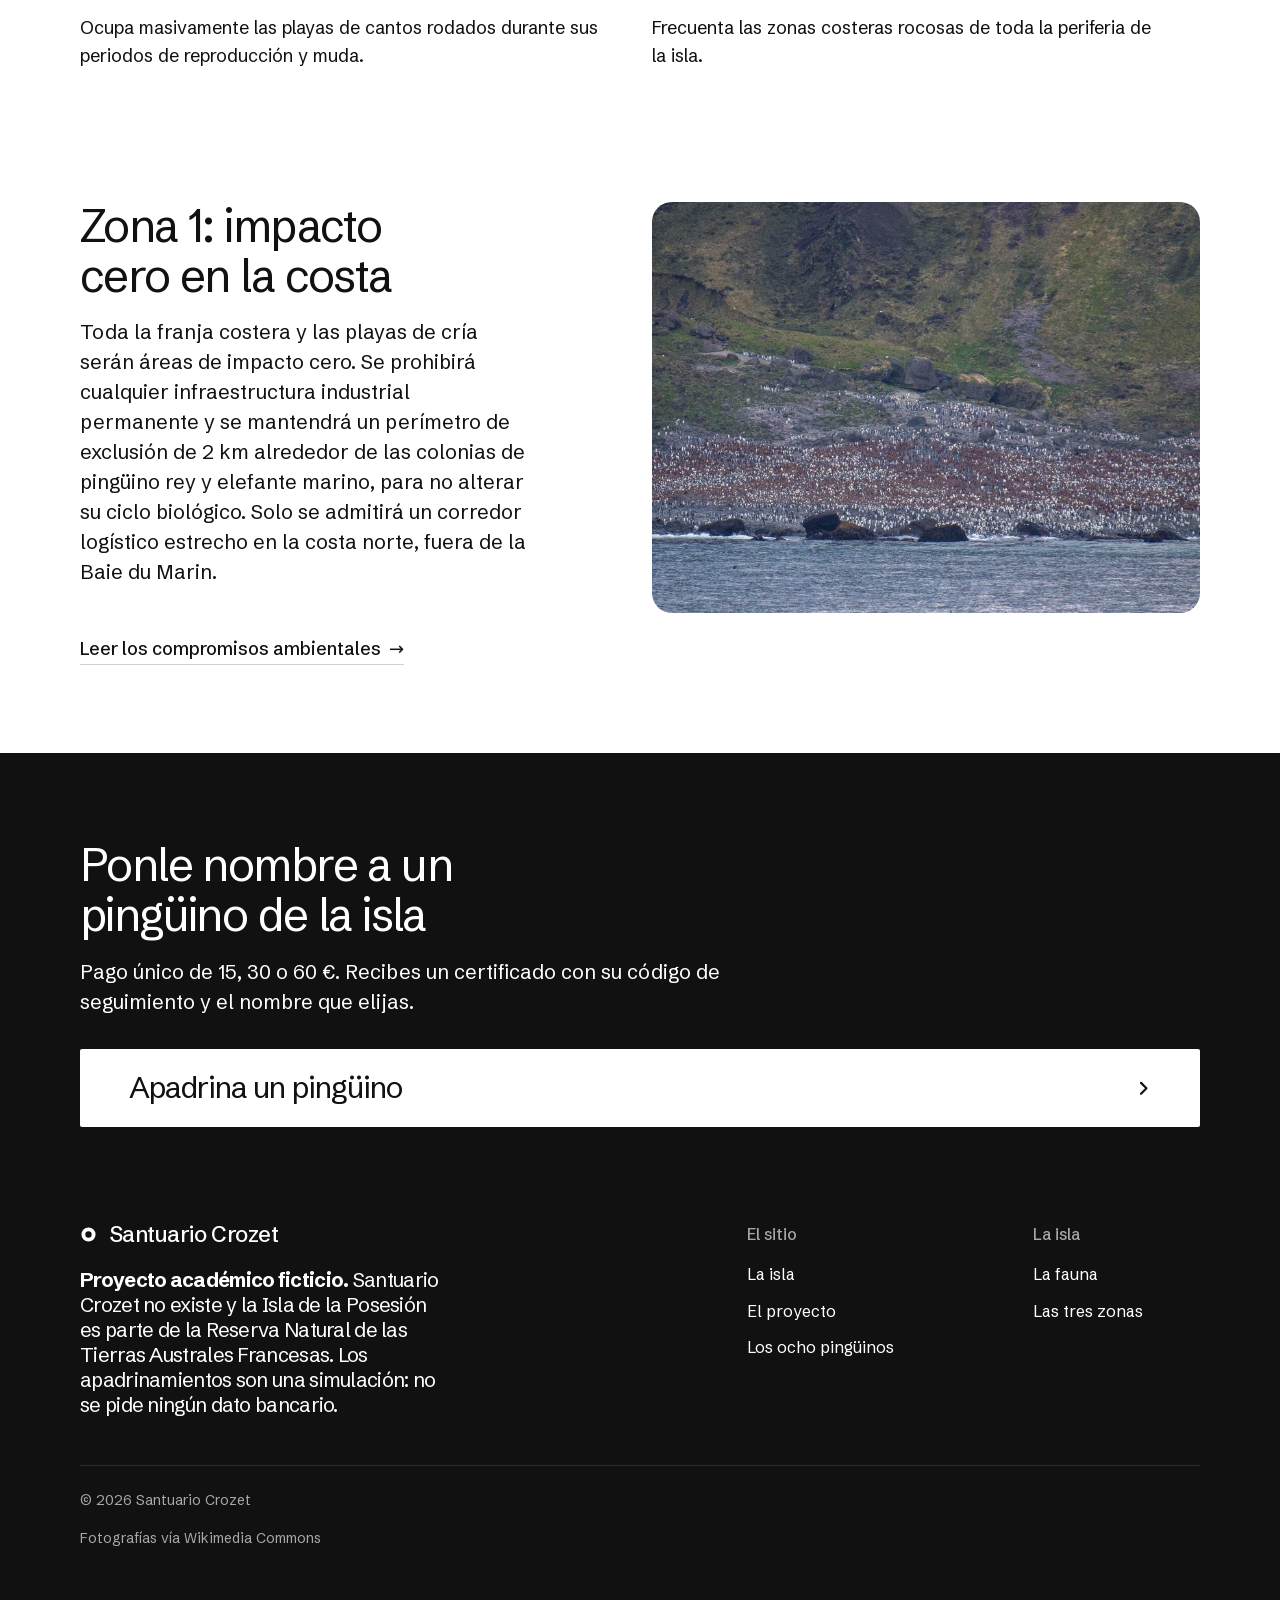
<file: isla.html>
<!doctype html>
<html lang="es" data-type="service" data-radius="soft" data-buttons="block" data-motion>
<head>
<meta charset="utf-8">
<meta name="viewport" content="width=device-width, initial-scale=1, viewport-fit=cover">
<title>La isla: relieve, clima y fauna de la Isla Alfred Faure</title>
<meta name="description" content="Isla volcánica de 150 km² en el archipiélago de Crozet: su relieve, su clima subantártico y las especies que viven en ella, entre ellas cinco que crían.">
<meta property="og:type" content="website">
<meta property="og:title" content="La isla: relieve, clima y fauna de la Isla Alfred Faure">
<meta property="og:description" content="Relieve, clima y fauna de una isla volcánica de 150 km² en el archipiélago de Crozet.">
<meta property="og:image" content="share.jpg">
<meta name="twitter:card" content="summary_large_image">
<link rel="icon" href="favicon.svg" type="image/svg+xml">
<meta name="theme-color" content="#ffffff">
<meta name="site-kind" content="other">
<meta name="page-type" content="service">
<link rel="stylesheet" href="assets/system.css">
<link rel="stylesheet" href="assets/ui/cards.css">
<link rel="stylesheet" href="assets/motion/motion.css">
<link rel="stylesheet" href="assets/layout/layout.css">
<link rel="stylesheet" href="css/sitio.css">
<link rel="stylesheet" href="css/paginas.css">
<script>document.documentElement.classList.add('m-enter');setTimeout(()=>document.documentElement.classList.add('m-enter-done'),700)</script>
<script>document.documentElement.classList.add('mo-js');setTimeout(()=>document.documentElement.classList.add('mo-safe'),2500)</script>
<link rel="modulepreload" href="assets/moments/moments.js">
<link rel="modulepreload" href="assets/moments/lib.js">
<link rel="modulepreload" href="assets/moments/picture-develops/moment.js">
</head>
<body>
<!-- type: service (site-kind other) · deal as index.html (hero split, nav-split, close-type, footer-dark, buttons block, mark ring).
     moment: picture-develops on the relief photograph (#relieve). -->

<header class="nav nav--split">
  <div class="wrap nav__bar">
    <a class="skip-link" href="#top">Saltar al contenido</a>
    <nav class="nav__links" aria-label="Principal">
      <div class="nav__item"><a class="nav__link" href="isla.html" aria-current="page">La isla</a></div>
      <div class="nav__item"><a class="nav__link" href="proyecto.html">El proyecto</a></div>
      <div class="nav__item"><a class="nav__link" href="isla.html#fauna">La fauna</a></div>
      <div class="nav__item"><a class="nav__link" href="apadrina.html">Los pingüinos</a></div>
    </nav>
    <a class="nav__logo" href="index.html"><span class="mark" data-mark="ring" aria-hidden="true"></span>Santuario Crozet</a>
    <div class="nav__actions">
      <a class="btn btn--primary" href="apadrina.html">Apadrina un pingüino</a>
    </div>
    <button class="nav__toggle" type="button" aria-expanded="false" aria-label="Menú">
      <svg width="18" height="18" viewBox="0 0 18 18" aria-hidden="true"><path d="M2 5h14M2 13h14" stroke="currentColor" stroke-width="1.6" stroke-linecap="round"/></svg>
    </button>
  </div>
</header>

<main id="top">

  <section class="hero hero--split" data-enter aria-labelledby="hero-h">
    <div class="wrap"><div class="hero-text grid hero__grid">
      <div class="hero__text span-5">
        <p class="hero__kicker"><span class="dot" aria-hidden="true"></span>Isla Alfred Faure, archipiélago de Crozet</p>
        <h1 id="hero-h">Isla volcánica de 150 km² en Crozet</h1>
        <p class="hero__lead">La mayor del archipiélago, a unos 3.100 km de Ciudad del Cabo y a 2.400 km de la Antártida. Llueve más de 300 días al año y el viento no para nunca.</p>
        <div class="btn-row">
          <a class="btn btn--primary" href="apadrina.html">Apadrina un pingüino<svg class="m-arrow" viewBox="0 0 12 12" aria-hidden="true"><path class="m-arrow__stem" d="M1 6h8"/><path class="m-arrow__head" d="M4.5 2.5 8 6l-3.5 3.5"/></svg></a>
          <a class="btn btn--secondary" href="#fauna">Ver la fauna</a>
        </div>
      </div>
      <div class="hero__media span-6 start-7">
        <img src="img/paisaje-1.jpg" alt="Costa volcánica de la isla bajo la niebla" style="--ly-pos: 50% 50%" fetchpriority="high" data-source="library" data-subject="costa volcánica subantártica">
      </div>
    </div></div>
  </section>

  <section class="section g2" id="relieve" aria-labelledby="relieve-h">
    <div class="wrap">
      <div class="group">
        <div class="section-head">
          <h2 id="relieve-h">Relieve y clima de la isla</h2>
        </div>
        <div class="grid grid--top">
          <div class="span-6 prosa">
            <p>La isla es de origen puramente volcánico. El interior lo dominan crestas basálticas escarpadas, valles glaciares y mesetas rocosas expuestas, que culminan en el Pic du Mascarin, a 934 metros.</p>
            <p>Buena parte de la costa son acantilados inaccesibles batidos por el oleaje, interrumpidos por bahías resguardadas y playas de cantos rodados y arena volcánica negra.</p>
            <p>En las zonas bajas el suelo es tundra subantártica: una capa fina de musgos y turberas saturada de agua, blanda y fangosa, sin capacidad de soporte para cimentaciones pesadas. Cualquier construcción tiene que resolver ese problema sin verter hormigón.</p>
            <p>No hay un solo árbol. Crece la col de Kerguelen (<i>Pringlea antiscorbutica</i>), una crucífera endémica de las islas subantárticas, célebre por su alto contenido en vitamina C.</p>
          </div>
          <figure class="develop span-6 start-7" data-moment="picture-develops"><img src="img/paisaje-2.jpg" alt="Costa batida por el viento en una isla subantártica" width="2000" height="1333" loading="lazy"></figure>
        </div>
      </div>
      <div class="grid grid--top" id="clima">
        <div class="span-5 stack-4">
          <h3>Un clima subantártico marítimo</h3>
          <div class="prosa">
            <p>La temperatura media anual ronda los 3,5 a 4 °C y apenas varía: en verano austral las máximas rara vez pasan de 8 a 10 °C, y en invierno las medias se mueven entre 0 y 3 °C.</p>
            <p>El viento lo condiciona todo. La isla está plenamente dentro de la franja de los Cuarenta Bramadores.</p>
          </div>
        </div>
        <ul class="rows span-6 start-7">
          <li><span class="rows__name">Temperatura media anual</span><span class="rows__value">3,5 a 4 °C</span></li>
          <li><span class="rows__name">Humedad relativa<small>Constante todo el año</small></span><span class="rows__value">80 a 85 %</span></li>
          <li><span class="rows__name">Precipitación anual</span><span class="rows__value">más de 2000 mm</span></li>
          <li><span class="rows__name">Días con lluvia o nieve</span><span class="rows__value">300 al año</span></li>
          <li><span class="rows__name">Velocidad media del viento</span><span class="rows__value">35 a 45 km/h</span></li>
          <li><span class="rows__name">Rachas de más de 100 km/h<small>Más de cien días al año</small></span><span class="rows__value">hasta 150 km/h</span></li>
        </ul>
      </div>
    </div>
  </section>

  <section class="section g2" id="fauna" aria-labelledby="fauna-h">
    <div class="wrap">
      <div class="group">
        <div class="section-head">
          <h2 id="fauna-h">La fauna que protege la Zona 1</h2>
          <p>La isla es un santuario de biodiversidad marina de importancia global en el océano Índico sur. Alberga muchas especies y, entre ellas, cinco especies crían en ella.</p>
        </div>
        <div class="grid">
        <article class="tile span-4">
          <div class="tile__media"><img src="img/fauna-rey.jpg" alt="Pingüinos rey en la playa de cría" loading="lazy"></div>
          <div class="tile__head"><h3>Pingüino rey</h3></div>
          <p class="tile__facts">Aptenodytes patagonicus</p>
          <p>La especie emblemática de la isla. Alberga enormes colonias de reproducción. Seis de los ocho pingüinos que puedes apadrinar son reyes.</p>
        </article>
        <article class="tile span-4">
          <div class="tile__media"><img src="img/fauna-papua.jpg" alt="Pingüino papúa junto a la tundra" loading="lazy"></div>
          <div class="tile__head"><h3>Pingüino papúa</h3></div>
          <p class="tile__facts">Pygoscelis papua</p>
          <p>Coloniza en grupos más pequeños el borde de las praderas de tundra, cerca de las playas. Dos de los ocho pingüinos apadrinables son papúas.</p>
        </article>
        <article class="tile span-4">
          <div class="tile__media"><img src="img/fauna-albatros.jpg" alt="Albatros errante en vuelo sobre el mar" loading="lazy"></div>
          <div class="tile__head"><h3>Albatros errante</h3></div>
          <p class="tile__facts">Diomedea exulans</p>
          <p>Nidifica en las mesetas altas. Sus rutas de vuelo condicionan la altura y la ubicación de los aerogeneradores de la Zona 3.</p>
        </article>
        </div>
      </div>
      <div class="grid grid--dos">
        <article class="tile span-6">
          <div class="tile__media"><img src="img/fauna-elefante.jpg" alt="Elefante marino del sur en una playa de cantos rodados" loading="lazy"></div>
          <div class="tile__head"><h3>Elefante marino del sur</h3></div>
          <p class="tile__facts">Mirounga leonina</p>
          <p>Ocupa masivamente las playas de cantos rodados durante sus periodos de reproducción y muda.</p>
        </article>
        <article class="tile span-6">
          <div class="tile__media"><img src="img/fauna-foca.jpg" alt="Foca peletera subantártica en la costa rocosa" loading="lazy"></div>
          <div class="tile__head"><h3>Foca peletera subantártica</h3></div>
          <p class="tile__facts">Arctocephalus tropicalis</p>
          <p>Frecuenta las zonas costeras rocosas de toda la periferia de la isla.</p>
        </article>
      </div>
    </div>
  </section>

  <section class="section" id="conservacion" aria-labelledby="conservacion-h">
    <div class="wrap grid grid--top">
      <div class="span-5">
        <div class="section-head">
          <h2 id="conservacion-h">Zona 1: impacto cero en la costa</h2>
          <p>Toda la franja costera y las playas de cría serán áreas de impacto cero. Se prohibirá cualquier infraestructura industrial permanente y se mantendrá un perímetro de exclusión de 2 km alrededor de las colonias de pingüino rey y elefante marino, para no alterar su ciclo biológico. Solo se admitirá un corredor logístico estrecho en la costa norte, fuera de la Baie du Marin.</p>
        </div>
        <p><a class="link" href="proyecto.html#compromisos">Leer los compromisos ambientales</a></p>
      </div>
      <figure class="marco span-6 start-7" style="aspect-ratio: 4 / 3"><img src="img/portada.jpg" alt="Colonia de pingüinos rey en una playa subantártica" width="1600" height="1067" loading="lazy"></figure>
    </div>
  </section>

</main>

<footer class="footer closing footer--dark ground-inverse" id="contact" aria-labelledby="close-h">
  <div class="wrap">
    <div class="closing__cta close--type">
      <div class="section-head">
        <h2 id="close-h">Ponle nombre a un pingüino de la isla</h2>
        <p class="t-lead">Pago único de 15, 30 o 60 €. Recibes un certificado con su código de seguimiento y el nombre que elijas.</p>
      </div>
      <a class="btn btn--primary btn--xl btn--wide" href="apadrina.html">Apadrina un pingüino<svg class="m-arrow" viewBox="0 0 12 12" aria-hidden="true"><path class="m-arrow__stem" d="M1 6h8"/><path class="m-arrow__head" d="M4.5 2.5 8 6l-3.5 3.5"/></svg></a>
    </div>
    <div class="closing__links">
      <div class="grid">
        <div class="span-6 stack-4">
          <a class="nav__logo" href="index.html"><span class="mark" data-mark="ring" aria-hidden="true"></span>Santuario Crozet</a>
          <p class="footer__lede aviso"><strong>Proyecto académico ficticio.</strong> Santuario Crozet no existe y la Isla de la Posesión es parte de la Reserva Natural de las Tierras Australes Francesas. Los apadrinamientos son una simulación: no se pide ningún dato bancario.</p>
        </div>
        <div class="span-3 start-8 footer__col"><h3>El sitio</h3><ul><li><a href="isla.html">La isla</a></li><li><a href="proyecto.html">El proyecto</a></li><li><a href="apadrina.html">Los ocho pingüinos</a></li></ul></div>
        <div class="span-2 start-11 footer__col"><h3>La isla</h3><ul><li><a href="isla.html#fauna">La fauna</a></li><li><a href="proyecto.html#zonas">Las tres zonas</a></li></ul></div>
      </div>
      <div class="footer__legal">
        <span>&copy; 2026 Santuario Crozet</span>
        <a class="credits" href="creditos.html">Fotografías vía Wikimedia Commons</a>
      </div>
    </div>
  </div>
</footer>

<nav class="actionbar" aria-label="Acción rápida">
  <a class="btn btn--primary" href="apadrina.html">Apadrina un pingüino</a>
</nav>

<script src="js/datos.js"></script>
<script src="js/listado.js"></script>
<script type="module" src="assets/system.js"></script>
<script type="module" src="assets/motion/motion.js"></script>
<script type="module" src="assets/layout/layout.js"></script>
</body>
</html>
</file>
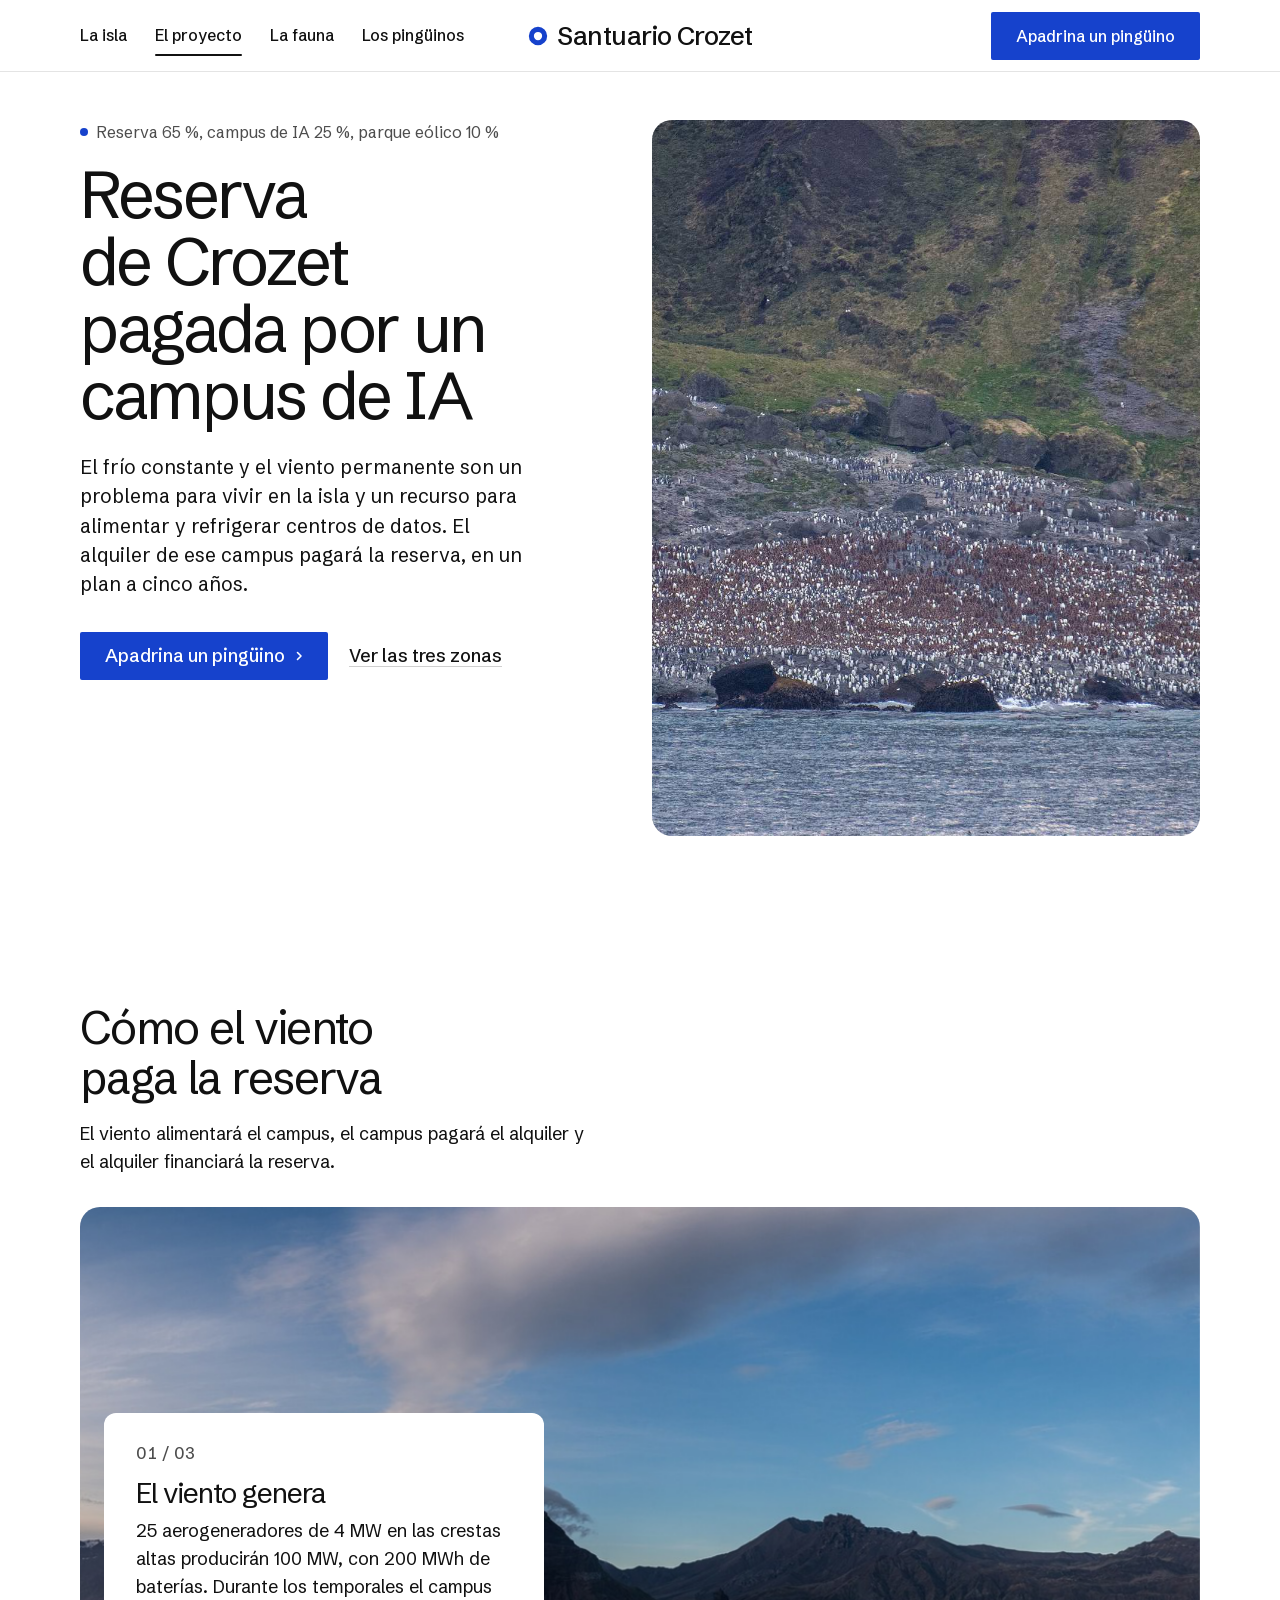
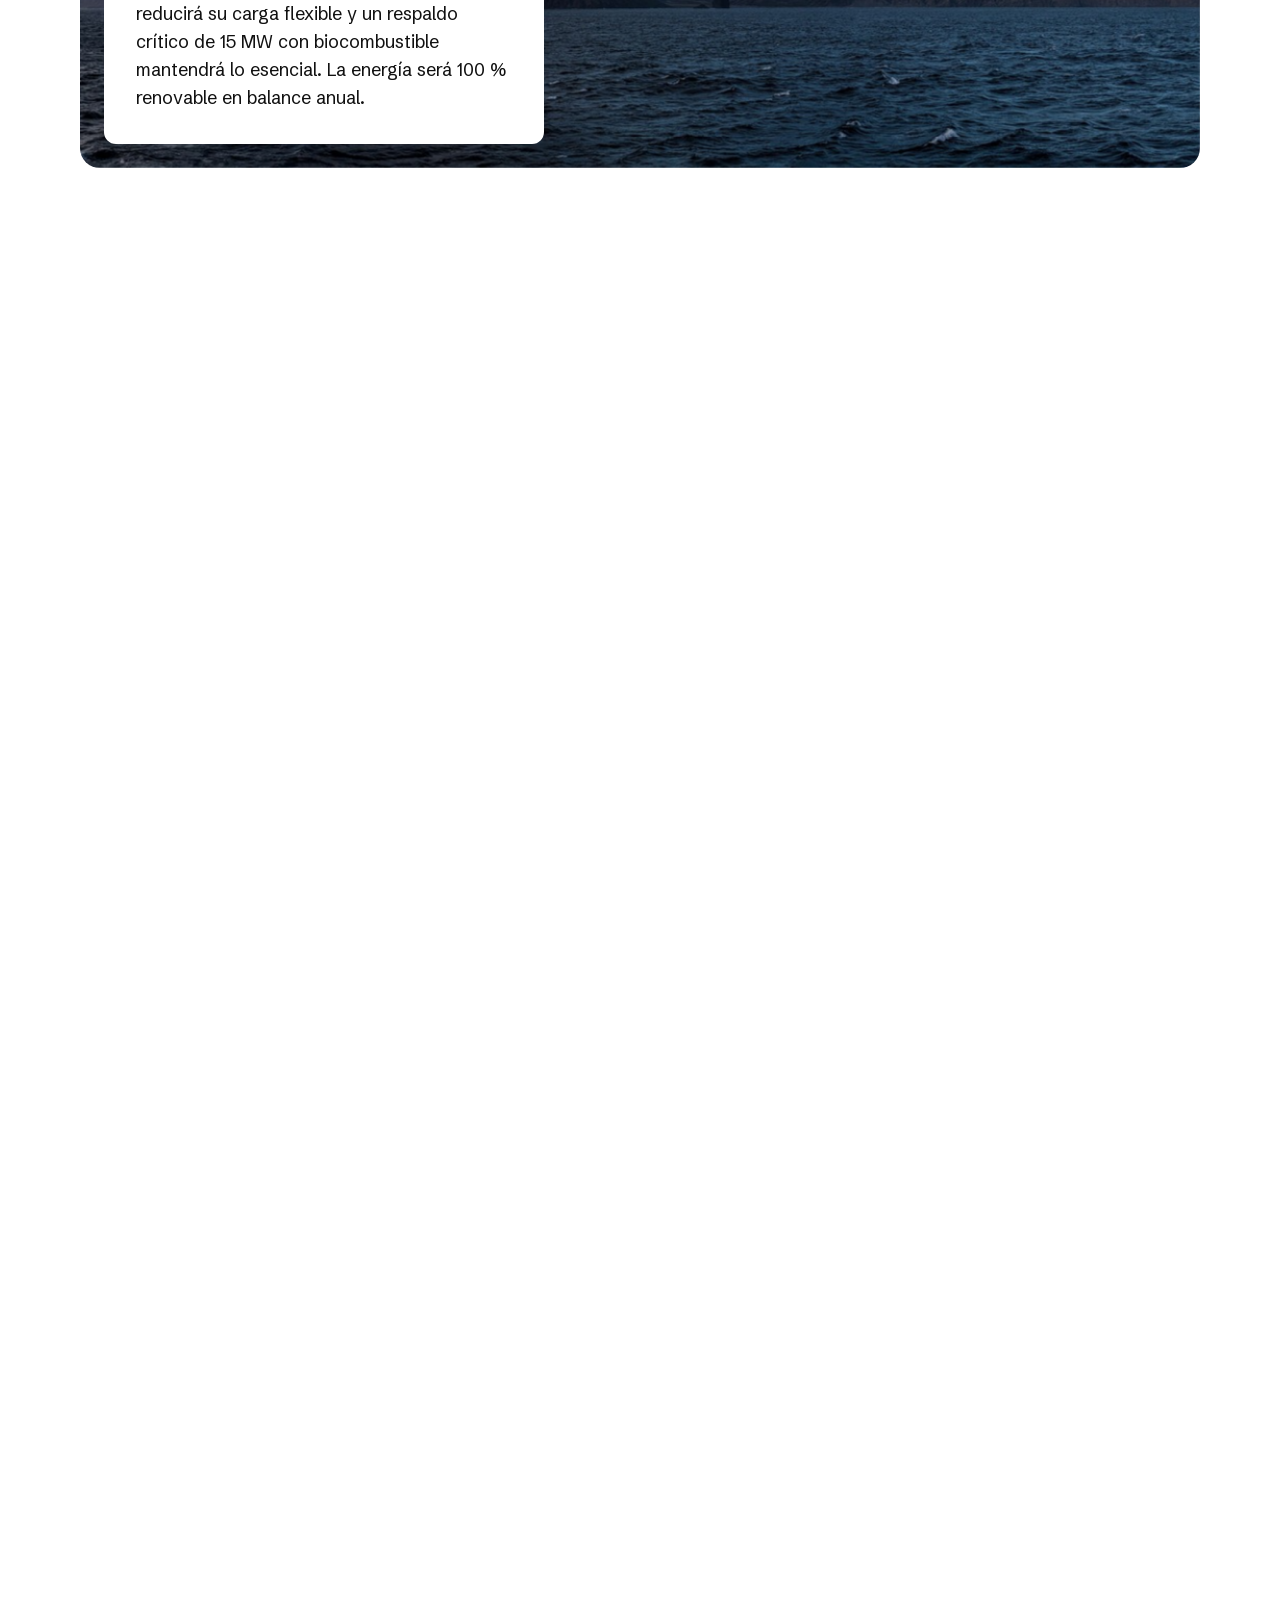
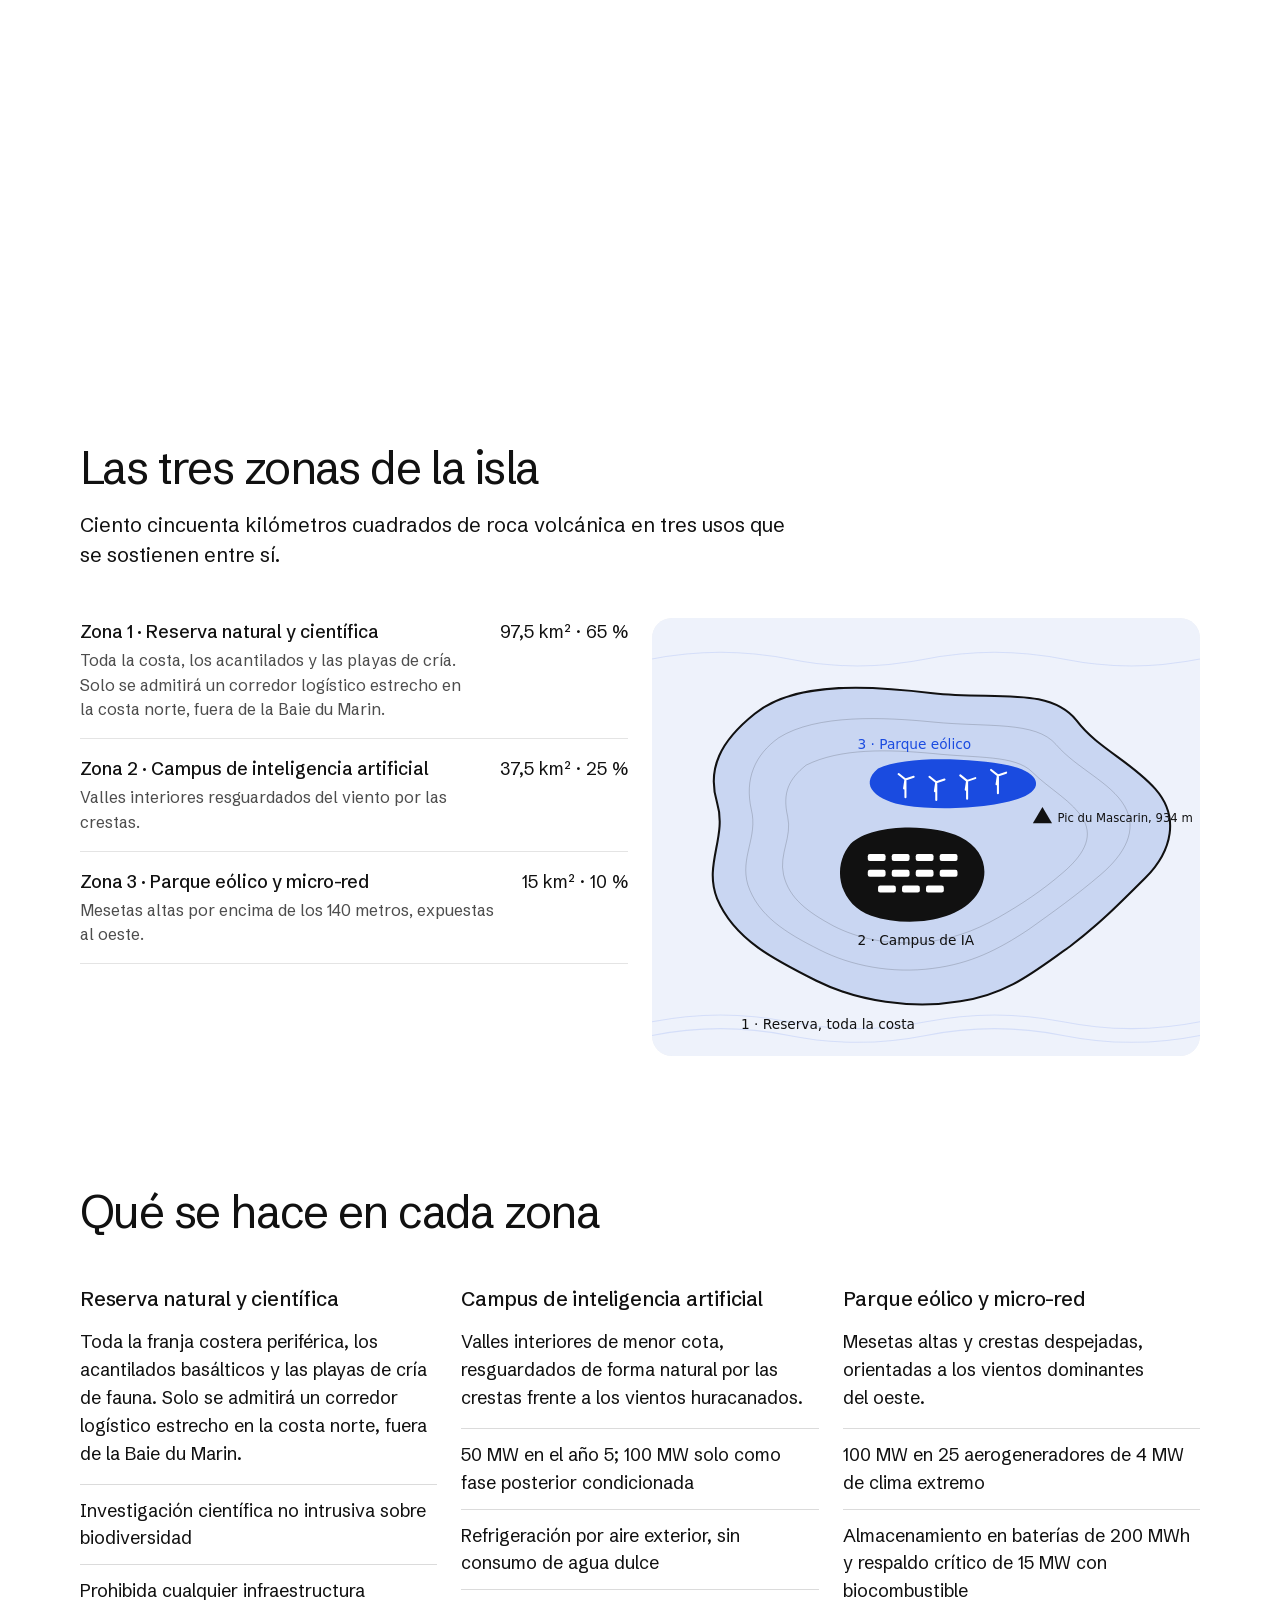
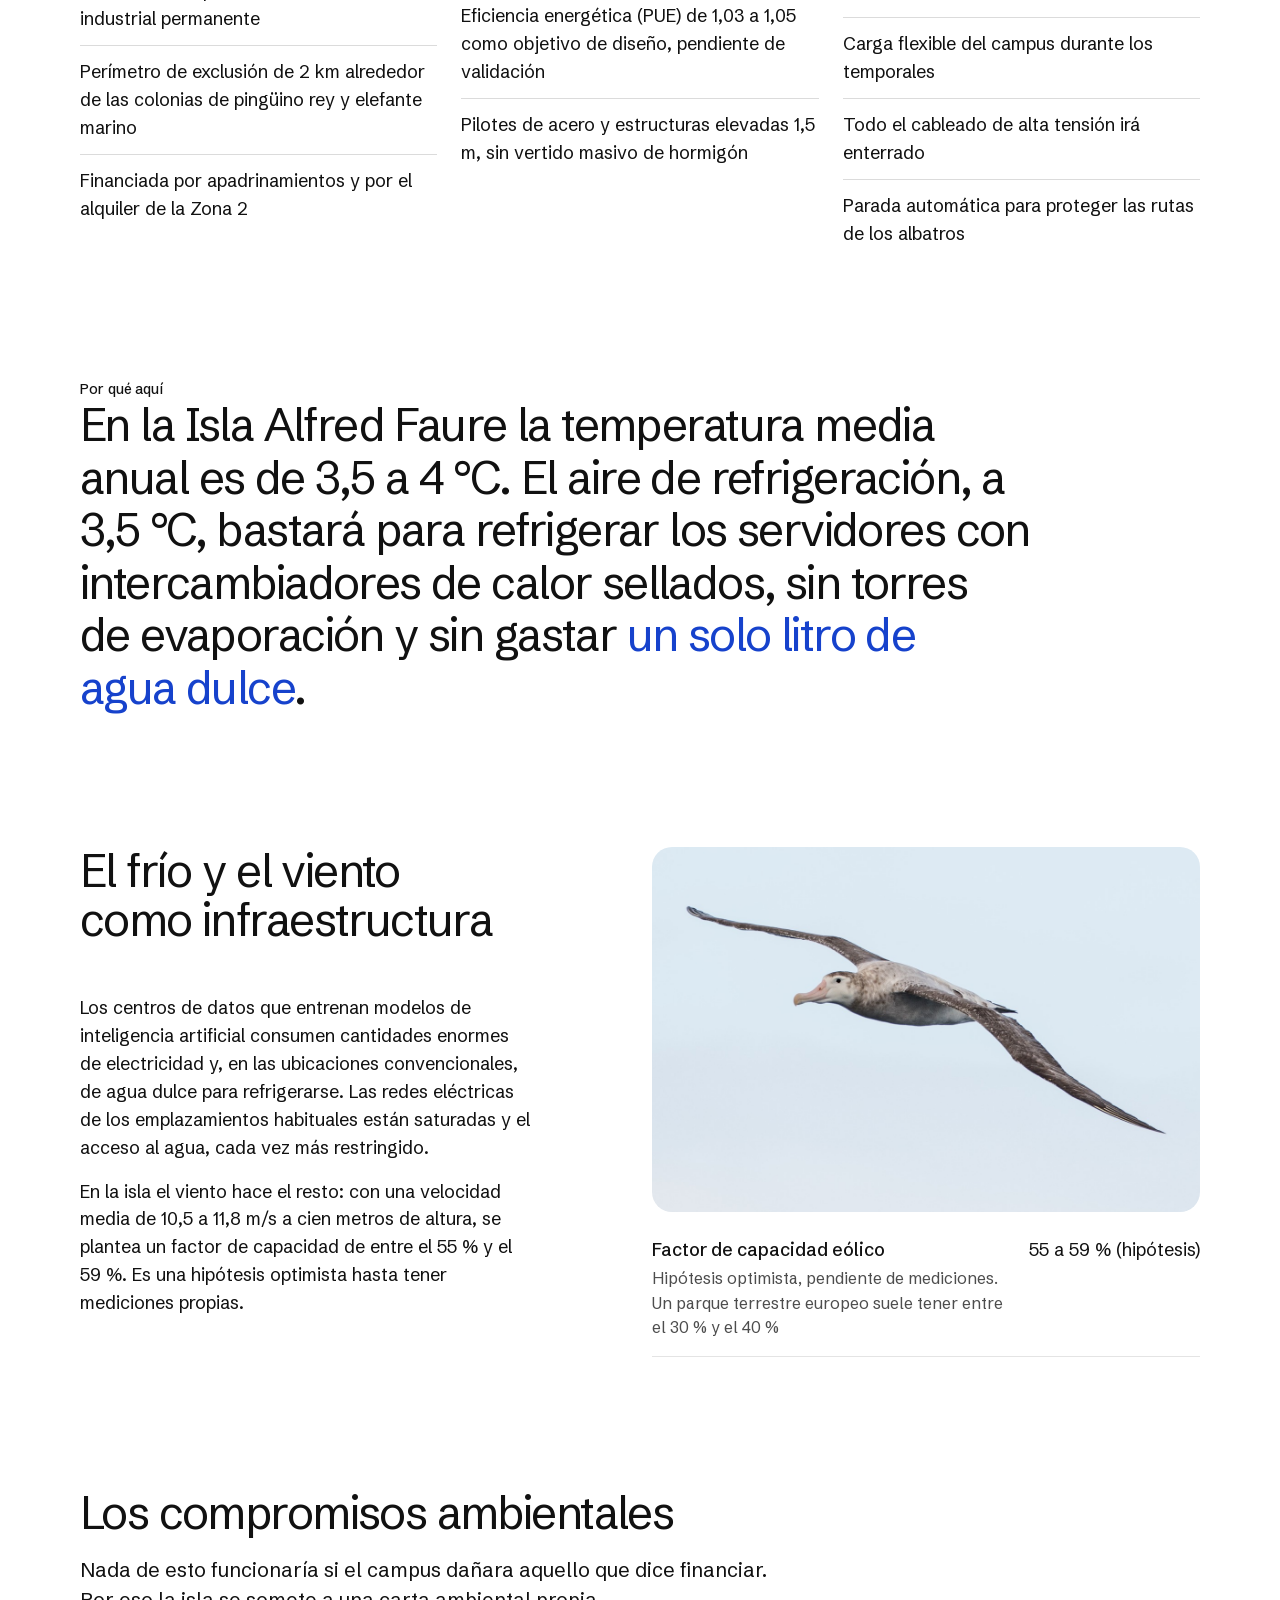
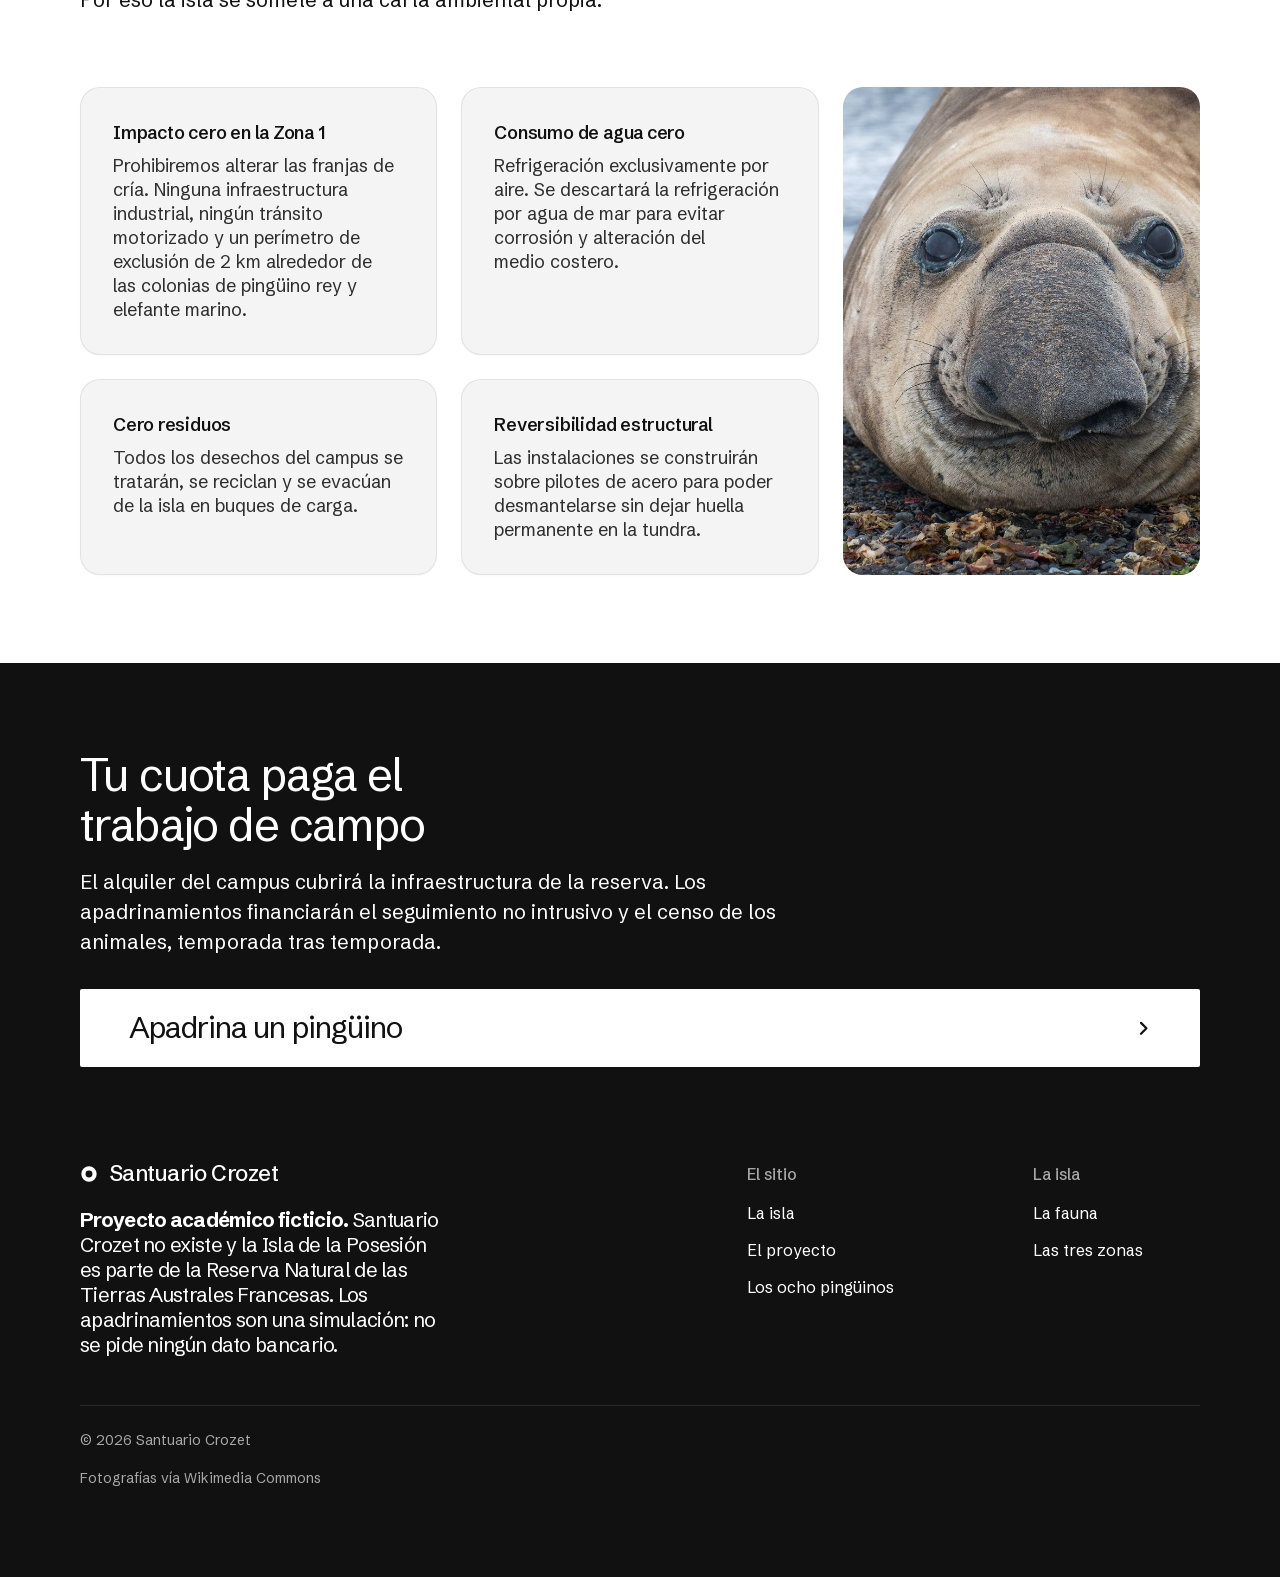
<file: proyecto.html>
<!doctype html>
<html lang="es" data-type="service" data-radius="soft" data-buttons="block" data-motion>
<head>
<meta charset="utf-8">
<meta name="viewport" content="width=device-width, initial-scale=1, viewport-fit=cover">
<title>El proyecto: un campus de IA que paga la reserva de Crozet</title>
<meta name="description" content="Cómo el alquiler de un campus de IA movido por viento financiará la reserva de la Isla Alfred Faure: las tres zonas, el circuito de financiación y los compromisos ambientales.">
<meta property="og:type" content="website">
<meta property="og:title" content="El proyecto: un campus de IA que paga la reserva de Crozet">
<meta property="og:description" content="Un campus de IA movido por viento pagará la reserva de la Isla Alfred Faure, en Crozet.">
<meta property="og:image" content="share.jpg">
<meta name="twitter:card" content="summary_large_image">
<link rel="icon" href="favicon.svg" type="image/svg+xml">
<meta name="theme-color" content="#ffffff">
<meta name="site-kind" content="other">
<meta name="page-type" content="service">
<link rel="stylesheet" href="assets/system.css">
<link rel="stylesheet" href="assets/ui/cards.css">
<link rel="stylesheet" href="assets/motion/motion.css">
<link rel="stylesheet" href="assets/layout/layout.css">
<link rel="stylesheet" href="css/sitio.css">
<link rel="stylesheet" href="css/paginas.css">
<script>document.documentElement.classList.add('m-enter');setTimeout(()=>document.documentElement.classList.add('m-enter-done'),700)</script>
<script>document.documentElement.classList.add('mo-js');setTimeout(()=>document.documentElement.classList.add('mo-safe'),2500)</script>
<link rel="modulepreload" href="assets/moments/moments.js">
<link rel="modulepreload" href="assets/moments/lib.js">
<link rel="modulepreload" href="assets/moments/photo-chapters/moment.js">
<link rel="modulepreload" href="assets/moments/word-highlight/moment.js">
</head>
<body>
<!-- type: service (site-kind other) · deal as index.html (hero split, nav-split, close-type, footer-dark, buttons block, mark ring).
     moments: photo-chapters in #bucle (the funding loop, three photographs), word-highlight in #idea. -->

<header class="nav nav--split">
  <div class="wrap nav__bar">
    <a class="skip-link" href="#top">Saltar al contenido</a>
    <nav class="nav__links" aria-label="Principal">
      <div class="nav__item"><a class="nav__link" href="isla.html">La isla</a></div>
      <div class="nav__item"><a class="nav__link" href="proyecto.html" aria-current="page">El proyecto</a></div>
      <div class="nav__item"><a class="nav__link" href="isla.html#fauna">La fauna</a></div>
      <div class="nav__item"><a class="nav__link" href="apadrina.html">Los pingüinos</a></div>
    </nav>
    <a class="nav__logo" href="index.html"><span class="mark" data-mark="ring" aria-hidden="true"></span>Santuario Crozet</a>
    <div class="nav__actions">
      <a class="btn btn--primary" href="apadrina.html">Apadrina un pingüino</a>
    </div>
    <button class="nav__toggle" type="button" aria-expanded="false" aria-label="Menú">
      <svg width="18" height="18" viewBox="0 0 18 18" aria-hidden="true"><path d="M2 5h14M2 13h14" stroke="currentColor" stroke-width="1.6" stroke-linecap="round"/></svg>
    </button>
  </div>
</header>

<main id="top">

  <section class="hero hero--split" data-enter aria-labelledby="hero-h">
    <div class="wrap"><div class="hero-text grid hero__grid">
      <div class="hero__text span-5">
        <p class="hero__kicker"><span class="dot" aria-hidden="true"></span>Reserva 65 %, campus de IA 25 %, parque eólico 10 %</p>
        <h1 id="hero-h">Reserva de Crozet pagada por un campus de IA</h1>
        <p class="hero__lead">El frío constante y el viento permanente son un problema para vivir en la isla y un recurso para alimentar y refrigerar centros de datos. El alquiler de ese campus pagará la reserva, en un plan a cinco años.</p>
        <div class="btn-row">
          <a class="btn btn--primary" href="apadrina.html">Apadrina un pingüino<svg class="m-arrow" viewBox="0 0 12 12" aria-hidden="true"><path class="m-arrow__stem" d="M1 6h8"/><path class="m-arrow__head" d="M4.5 2.5 8 6l-3.5 3.5"/></svg></a>
          <a class="btn btn--secondary" href="#zonas">Ver las tres zonas</a>
        </div>
      </div>
      <div class="hero__media span-6 start-7">
        <img src="img/portada.jpg" alt="Colonia de pingüinos rey en una playa subantártica" style="--ly-pos: 50% 50%" fetchpriority="high" data-source="library" data-subject="colonia de pingüino rey">
      </div>
    </div></div>
  </section>

  <section class="section" id="bucle" data-moment="photo-chapters" aria-labelledby="bucle-h">
    <div class="wrap mo-ph">
      <div class="mo-ph__head"><h2 id="bucle-h">Cómo el viento paga la reserva</h2><p>El viento alimentará el campus, el campus pagará el alquiler y el alquiler financiará la reserva.</p></div>
      <ol class="mo-ph__list">
        <li class="mo-ph__ch">
          <figure class="mo-ph__pic"><img src="img/paisaje-2.jpg" alt="Costa batida por el viento en una isla subantártica" width="2000" height="1333"></figure>
          <h3>El viento genera</h3>
          <p>25 aerogeneradores de 4 MW en las crestas altas producirán 100 MW, con 200 MWh de baterías. Durante los temporales el campus reducirá su carga flexible y un respaldo crítico de 15 MW con biocombustible mantendrá lo esencial. La energía será 100 % renovable en balance anual.</p>
        </li>
        <li class="mo-ph__ch">
          <figure class="mo-ph__pic"><img src="img/paisaje-1.jpg" alt="Valle volcánico con niebla y hierba de tussock" width="2000" height="1333"></figure>
          <h3>El campus paga</h3>
          <p>Esa energía alimentará el cómputo en los valles interiores: 50 MW en el año 5. Las empresas alquilarán esa capacidad y pagarán por el terreno y el servicio; aún no hay clientes confirmados.</p>
        </li>
        <li class="mo-ph__ch">
          <figure class="mo-ph__pic"><img src="img/K-0427.jpg" alt="Pingüino rey K-0427" width="1200" height="1500"></figure>
          <h3>La reserva se sostiene</h3>
          <p>El alquiler financia la Zona 1: seguimiento científico no intrusivo y vigilancia de la fauna. Los apadrinamientos lo complementarán.</p>
        </li>
      </ol>
    </div>
  </section>

  <section class="section" id="zonas" style="--hm: 2" aria-labelledby="zonas-h">
    <div class="wrap">
      <div class="section-head">
        <h2 id="zonas-h">Las tres zonas de la isla</h2>
        <p>Ciento cincuenta kilómetros cuadrados de roca volcánica en tres usos que se sostienen entre sí.</p>
      </div>
      <div class="grid grid--top">
        <ul class="rows span-6">
          <li><span class="rows__name">Zona 1 · Reserva natural y científica<small>Toda la costa, los acantilados y las playas de cría. Solo se admitirá un corredor logístico estrecho en la costa norte, fuera de la Baie du Marin.</small></span><span class="rows__value">97,5 km² · 65 %</span></li>
          <li><span class="rows__name">Zona 2 · Campus de inteligencia artificial<small>Valles interiores resguardados del viento por las crestas.</small></span><span class="rows__value">37,5 km² · 25 %</span></li>
          <li><span class="rows__name">Zona 3 · Parque eólico y micro-red<small>Mesetas altas por encima de los 140 metros, expuestas al oeste.</small></span><span class="rows__value">15 km² · 10 %</span></li>
        </ul>
        <figure class="mapa span-6 start-7"><img src="img/mapa-zonas.svg" alt="Esquema conceptual, sin escala, de la isla en tres zonas: la reserva en toda la costa, el campus en los valles del interior y el parque eólico en las crestas del norte, junto al Pic du Mascarin, de 934 m" width="800" height="640"></figure>
      </div>
    </div>
  </section>

  <section class="section" id="detalle" style="--hm: 2" aria-labelledby="detalle-h">
    <div class="wrap">
      <div class="section-head">
        <h2 id="detalle-h">Qué se hace en cada zona</h2>
      </div>
      <div class="grid grid--top">
        <article class="zona-detalle span-4">
          <h3>Reserva natural y científica</h3>
          <p>Toda la franja costera periférica, los acantilados basálticos y las playas de cría de fauna. Solo se admitirá un corredor logístico estrecho en la costa norte, fuera de la Baie du Marin.</p>
          <ul>
            <li>Investigación científica no intrusiva sobre biodiversidad</li>
            <li>Prohibida cualquier infraestructura industrial permanente</li>
            <li>Perímetro de exclusión de 2 km alrededor de las colonias de pingüino rey y elefante marino</li>
            <li>Financiada por apadrinamientos y por el alquiler de la Zona 2</li>
          </ul>
        </article>
        <article class="zona-detalle span-4">
          <h3>Campus de inteligencia artificial</h3>
          <p>Valles interiores de menor cota, resguardados de forma natural por las crestas frente a los vientos huracanados.</p>
          <ul>
            <li>50 MW en el año 5; 100 MW solo como fase posterior condicionada</li>
            <li>Refrigeración por aire exterior, sin consumo de agua dulce</li>
            <li>Eficiencia energética (PUE) de 1,03 a 1,05 como objetivo de diseño, pendiente de validación</li>
            <li>Pilotes de acero y estructuras elevadas 1,5 m, sin vertido masivo de hormigón</li>
          </ul>
        </article>
        <article class="zona-detalle span-4">
          <h3>Parque eólico y micro-red</h3>
          <p>Mesetas altas y crestas despejadas, orientadas a los vientos dominantes del oeste.</p>
          <ul>
            <li>100 MW en 25 aerogeneradores de 4 MW de clima extremo</li>
            <li>Almacenamiento en baterías de 200 MWh y respaldo crítico de 15 MW con biocombustible</li>
            <li>Carga flexible del campus durante los temporales</li>
            <li>Todo el cableado de alta tensión irá enterrado</li>
            <li>Parada automática para proteger las rutas de los albatros</li>
          </ul>
        </article>
      </div>
      </div>
    </div>
  </section>

  <section class="section statement" id="idea" data-moment="word-highlight" aria-label="Por qué aquí">
    <div class="wrap">
      <p class="t-label">Por qué aquí</p>
      <p class="mo-wh__text">En la Isla Alfred Faure la temperatura media anual es de 3,5 a 4 °C. El aire de refrigeración, a 3,5 °C, bastará para refrigerar los servidores con intercambiadores de calor sellados, sin torres de evaporación y sin gastar <strong>un solo litro de agua dulce</strong>.</p>
    </div>
  </section>

  <section class="section" id="clima" aria-labelledby="clima-h">
    <div class="wrap grid grid--top">
      <div class="span-5">
        <div class="section-head">
          <h2 id="clima-h">El frío y el viento como infraestructura</h2>
        </div>
        <div class="prosa">
          <p>Los centros de datos que entrenan modelos de inteligencia artificial consumen cantidades enormes de electricidad y, en las ubicaciones convencionales, de agua dulce para refrigerarse. Las redes eléctricas de los emplazamientos habituales están saturadas y el acceso al agua, cada vez más restringido.</p>
          <p>En la isla el viento hace el resto: con una velocidad media de 10,5 a 11,8 m/s a cien metros de altura, se plantea un factor de capacidad de entre el 55 % y el 59 %. Es una hipótesis optimista hasta tener mediciones propias.</p>
        </div>
      </div>
      <div class="span-6 start-7 stack-5">
        <figure class="marco" style="aspect-ratio: 3 / 2"><img src="img/fauna-albatros.jpg" alt="Albatros errante en vuelo sobre el mar" width="1600" height="1067" loading="lazy"></figure>
        <ul class="rows">
          <li><span class="rows__name">Factor de capacidad eólico<small>Hipótesis optimista, pendiente de mediciones. Un parque terrestre europeo suele tener entre el 30 % y el 40 %</small></span><span class="rows__value">55 a 59 % (hipótesis)</span></li>
        </ul>
      </div>
    </div>
  </section>

  <section class="section" id="compromisos" style="--hm: 2" aria-labelledby="compromisos-h">
    <div class="wrap grid grid--top comp-grid">
      <div class="section-head">
        <h2 id="compromisos-h">Los compromisos ambientales</h2>
        <p>Nada de esto funcionaría si el campus dañara aquello que dice financiar. Por eso la isla se somete a una carta ambiental propia.</p>
      </div>
      <article class="card card--texto m-nolift span-4 comp-card">
        <h3>Impacto cero en la Zona 1</h3>
        <p>Prohibiremos alterar las franjas de cría. Ninguna infraestructura industrial, ningún tránsito motorizado y un perímetro de exclusión de 2 km alrededor de las colonias de pingüino rey y elefante marino.</p>
      </article>
      <article class="card card--texto m-nolift span-4 comp-card">
        <h3>Consumo de agua cero</h3>
        <p>Refrigeración exclusivamente por aire. Se descartará la refrigeración por agua de mar para evitar corrosión y alteración del medio costero.</p>
      </article>
      <article class="card card--texto m-nolift span-4 comp-card">
        <h3>Cero residuos</h3>
        <p>Todos los desechos del campus se tratarán, se reciclan y se evacúan de la isla en buques de carga.</p>
      </article>
      <article class="card card--texto m-nolift span-4 comp-card">
        <h3>Reversibilidad estructural</h3>
        <p>Las instalaciones se construirán sobre pilotes de acero para poder desmantelarse sin dejar huella permanente en la tundra.</p>
      </article>
      <figure class="marco comp-foto span-4 start-9"><img src="img/fauna-elefante.jpg" alt="Elefante marino del sur en una playa de cantos rodados" width="1600" height="1067" loading="lazy"></figure>
    </div>
  </section>

</main>

<footer class="footer closing footer--dark ground-inverse" id="contact" aria-labelledby="close-h">
  <div class="wrap">
    <div class="closing__cta close--type">
      <div class="section-head">
        <h2 id="close-h">Tu cuota paga el trabajo de campo</h2>
        <p class="t-lead">El alquiler del campus cubrirá la infraestructura de la reserva. Los apadrinamientos financiarán el seguimiento no intrusivo y el censo de los animales, temporada tras temporada.</p>
      </div>
      <a class="btn btn--primary btn--xl btn--wide" href="apadrina.html">Apadrina un pingüino<svg class="m-arrow" viewBox="0 0 12 12" aria-hidden="true"><path class="m-arrow__stem" d="M1 6h8"/><path class="m-arrow__head" d="M4.5 2.5 8 6l-3.5 3.5"/></svg></a>
    </div>
    <div class="closing__links">
      <div class="grid">
        <div class="span-6 stack-4">
          <a class="nav__logo" href="index.html"><span class="mark" data-mark="ring" aria-hidden="true"></span>Santuario Crozet</a>
          <p class="footer__lede aviso"><strong>Proyecto académico ficticio.</strong> Santuario Crozet no existe y la Isla de la Posesión es parte de la Reserva Natural de las Tierras Australes Francesas. Los apadrinamientos son una simulación: no se pide ningún dato bancario.</p>
        </div>
        <div class="span-3 start-8 footer__col"><h3>El sitio</h3><ul><li><a href="isla.html">La isla</a></li><li><a href="proyecto.html">El proyecto</a></li><li><a href="apadrina.html">Los ocho pingüinos</a></li></ul></div>
        <div class="span-2 start-11 footer__col"><h3>La isla</h3><ul><li><a href="isla.html#fauna">La fauna</a></li><li><a href="proyecto.html#zonas">Las tres zonas</a></li></ul></div>
      </div>
      <div class="footer__legal">
        <span>&copy; 2026 Santuario Crozet</span>
        <a class="credits" href="creditos.html">Fotografías vía Wikimedia Commons</a>
      </div>
    </div>
  </div>
</footer>

<nav class="actionbar" aria-label="Acción rápida">
  <a class="btn btn--primary" href="apadrina.html">Apadrina un pingüino</a>
</nav>

<script src="js/datos.js"></script>
<script src="js/listado.js"></script>
<script type="module" src="assets/system.js"></script>
<script type="module" src="assets/motion/motion.js"></script>
<script type="module" src="assets/layout/layout.js"></script>
</body>
</html>
</file>
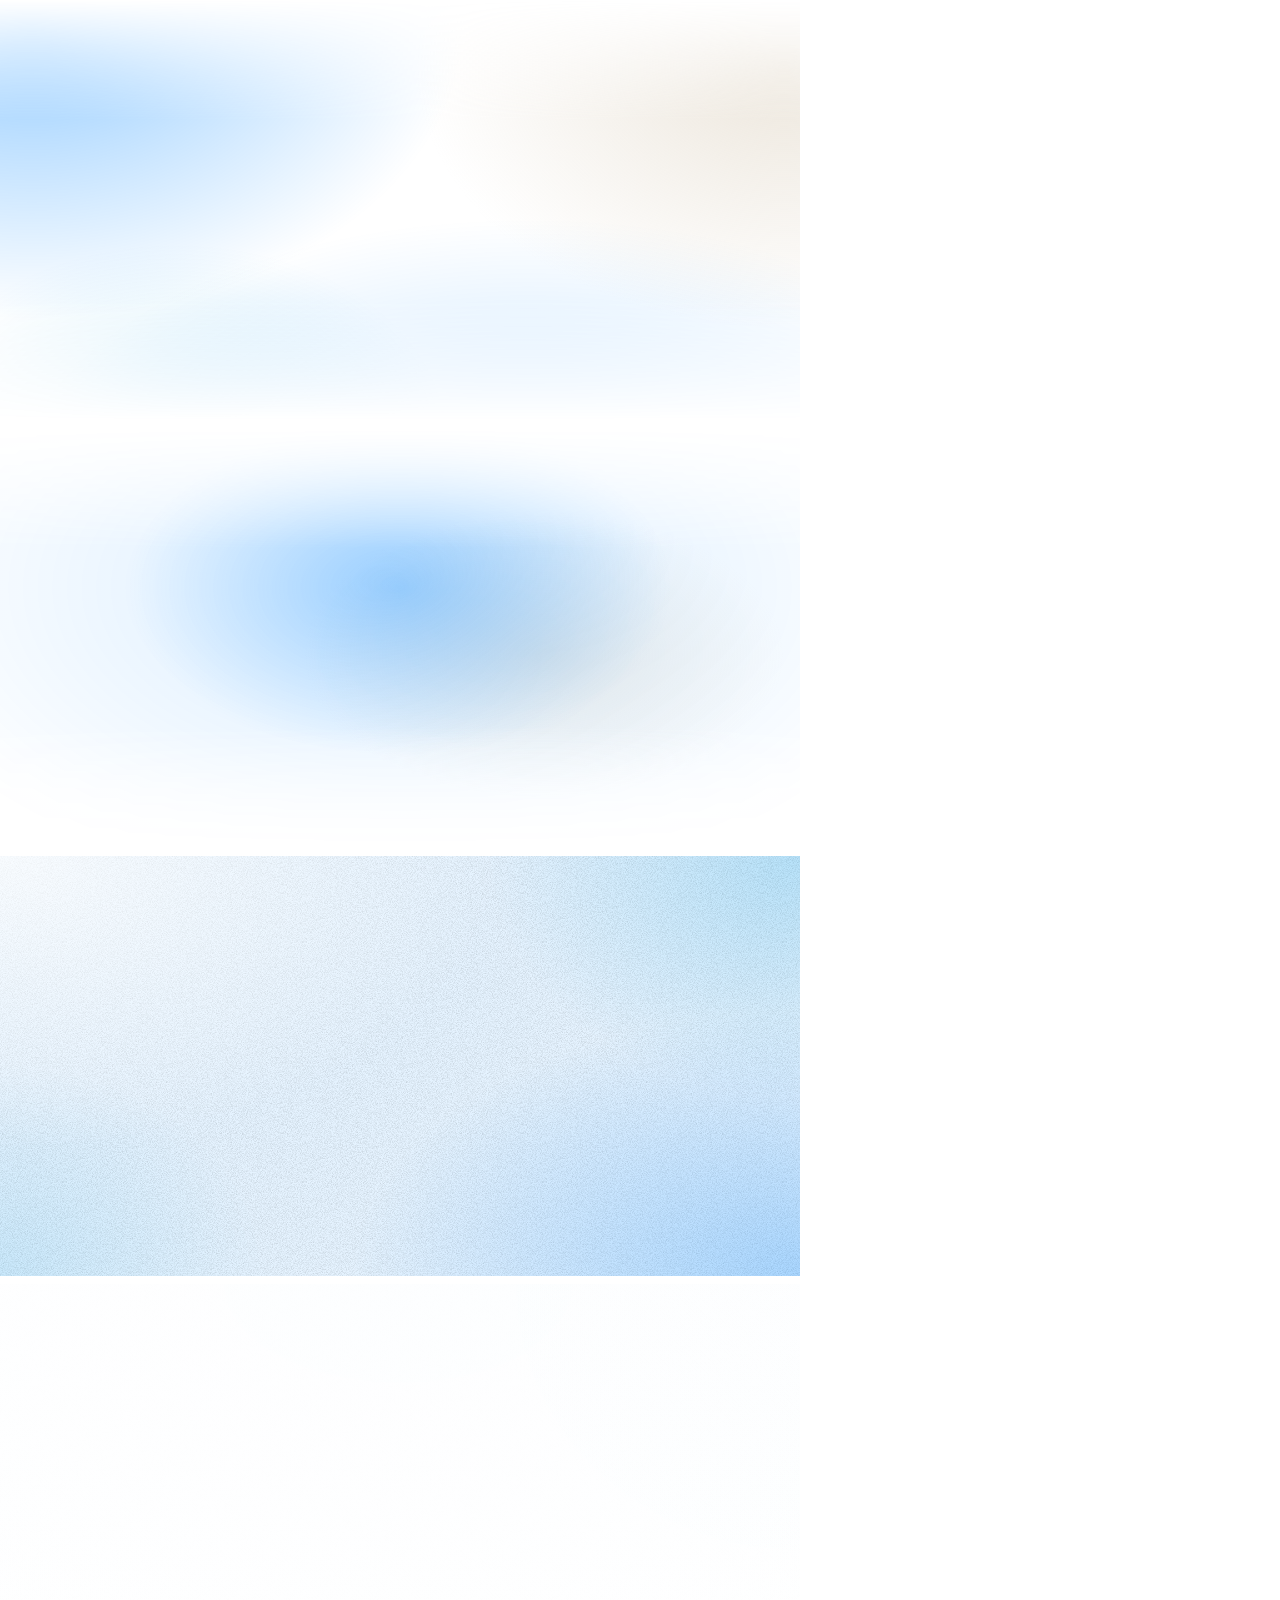
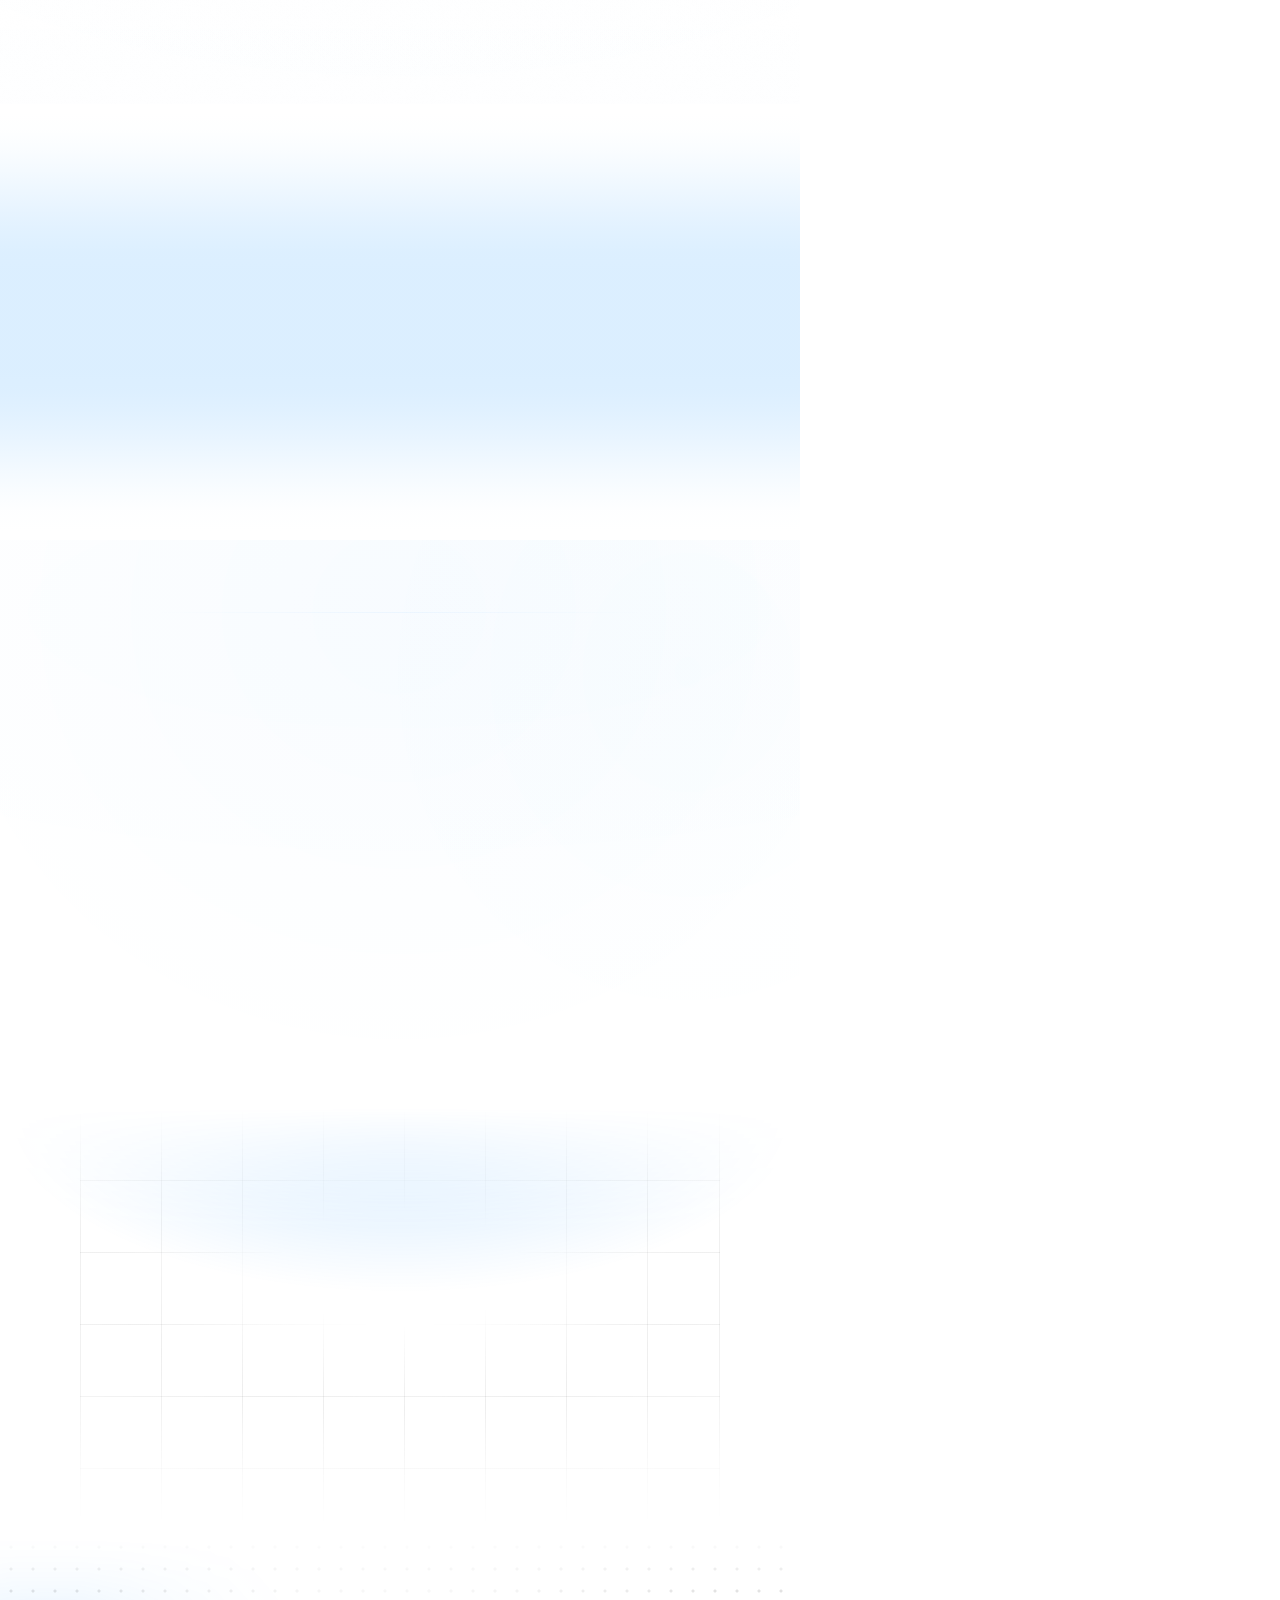
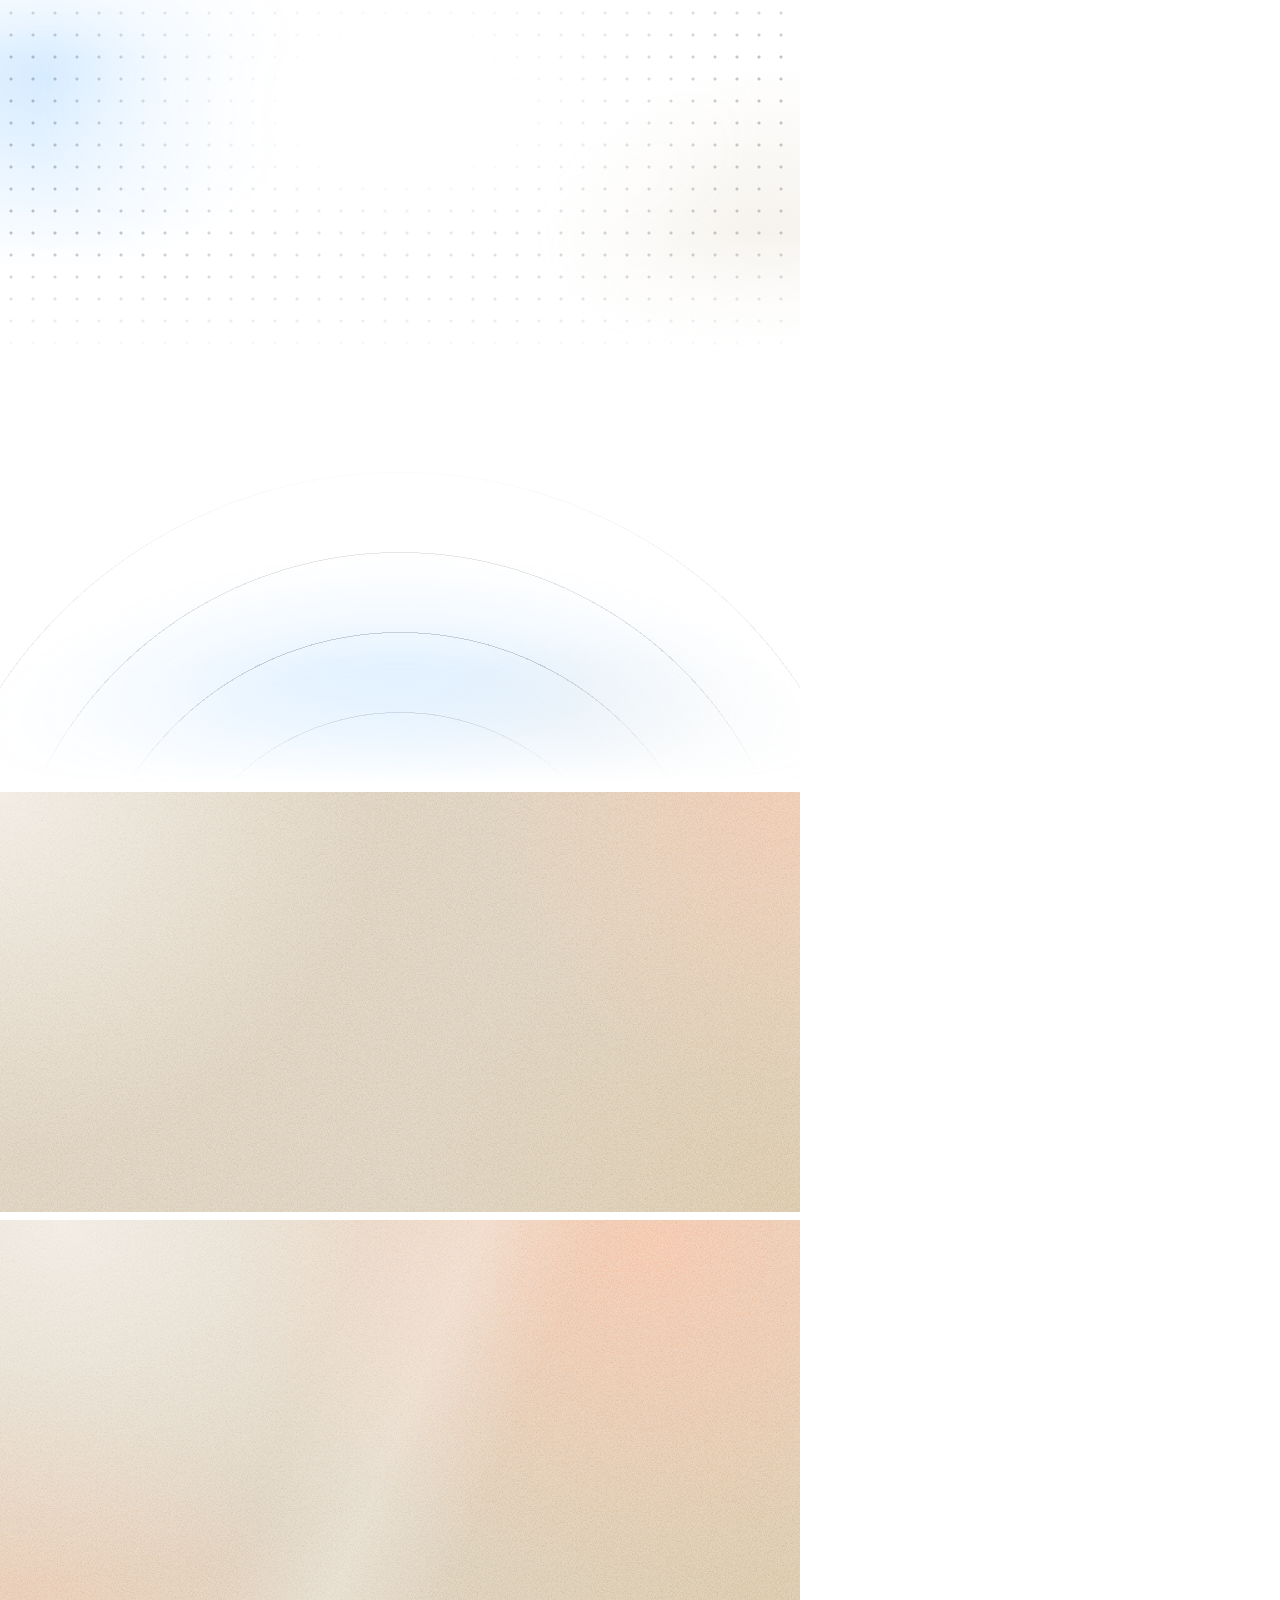
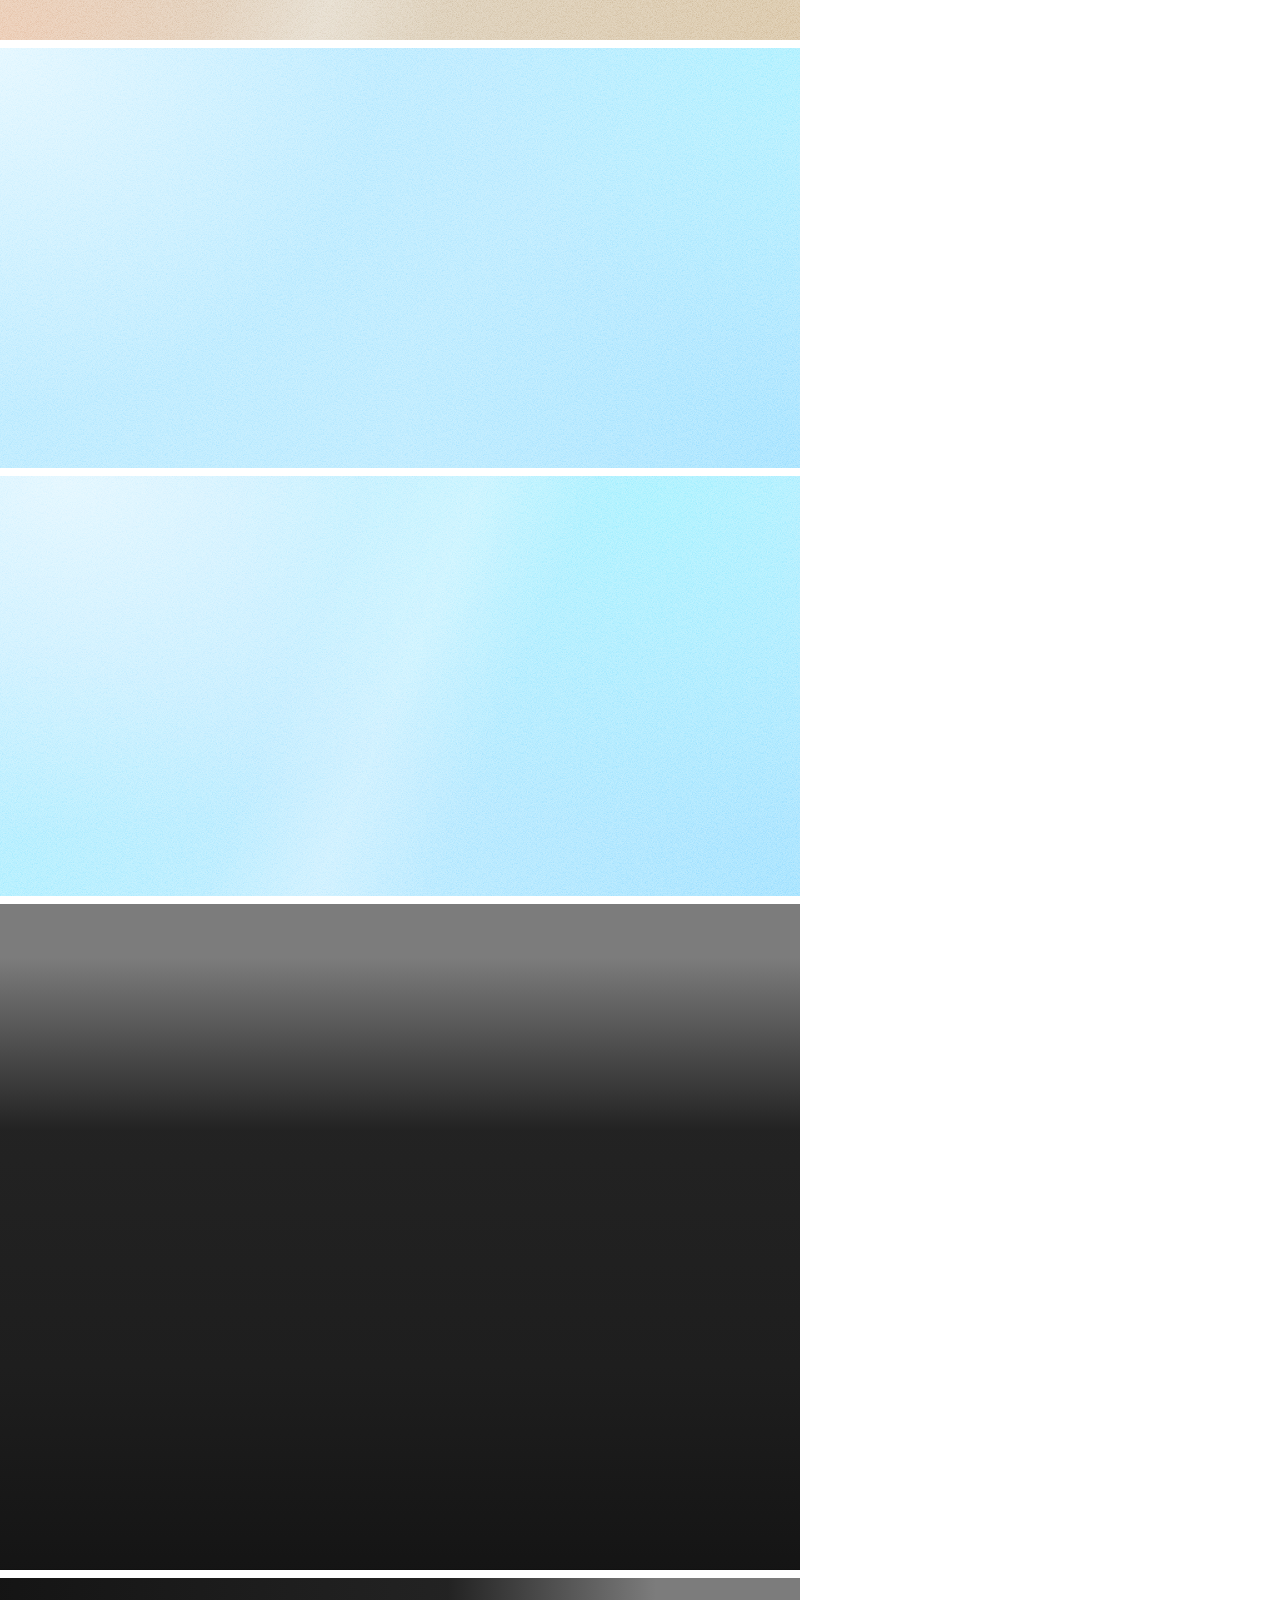
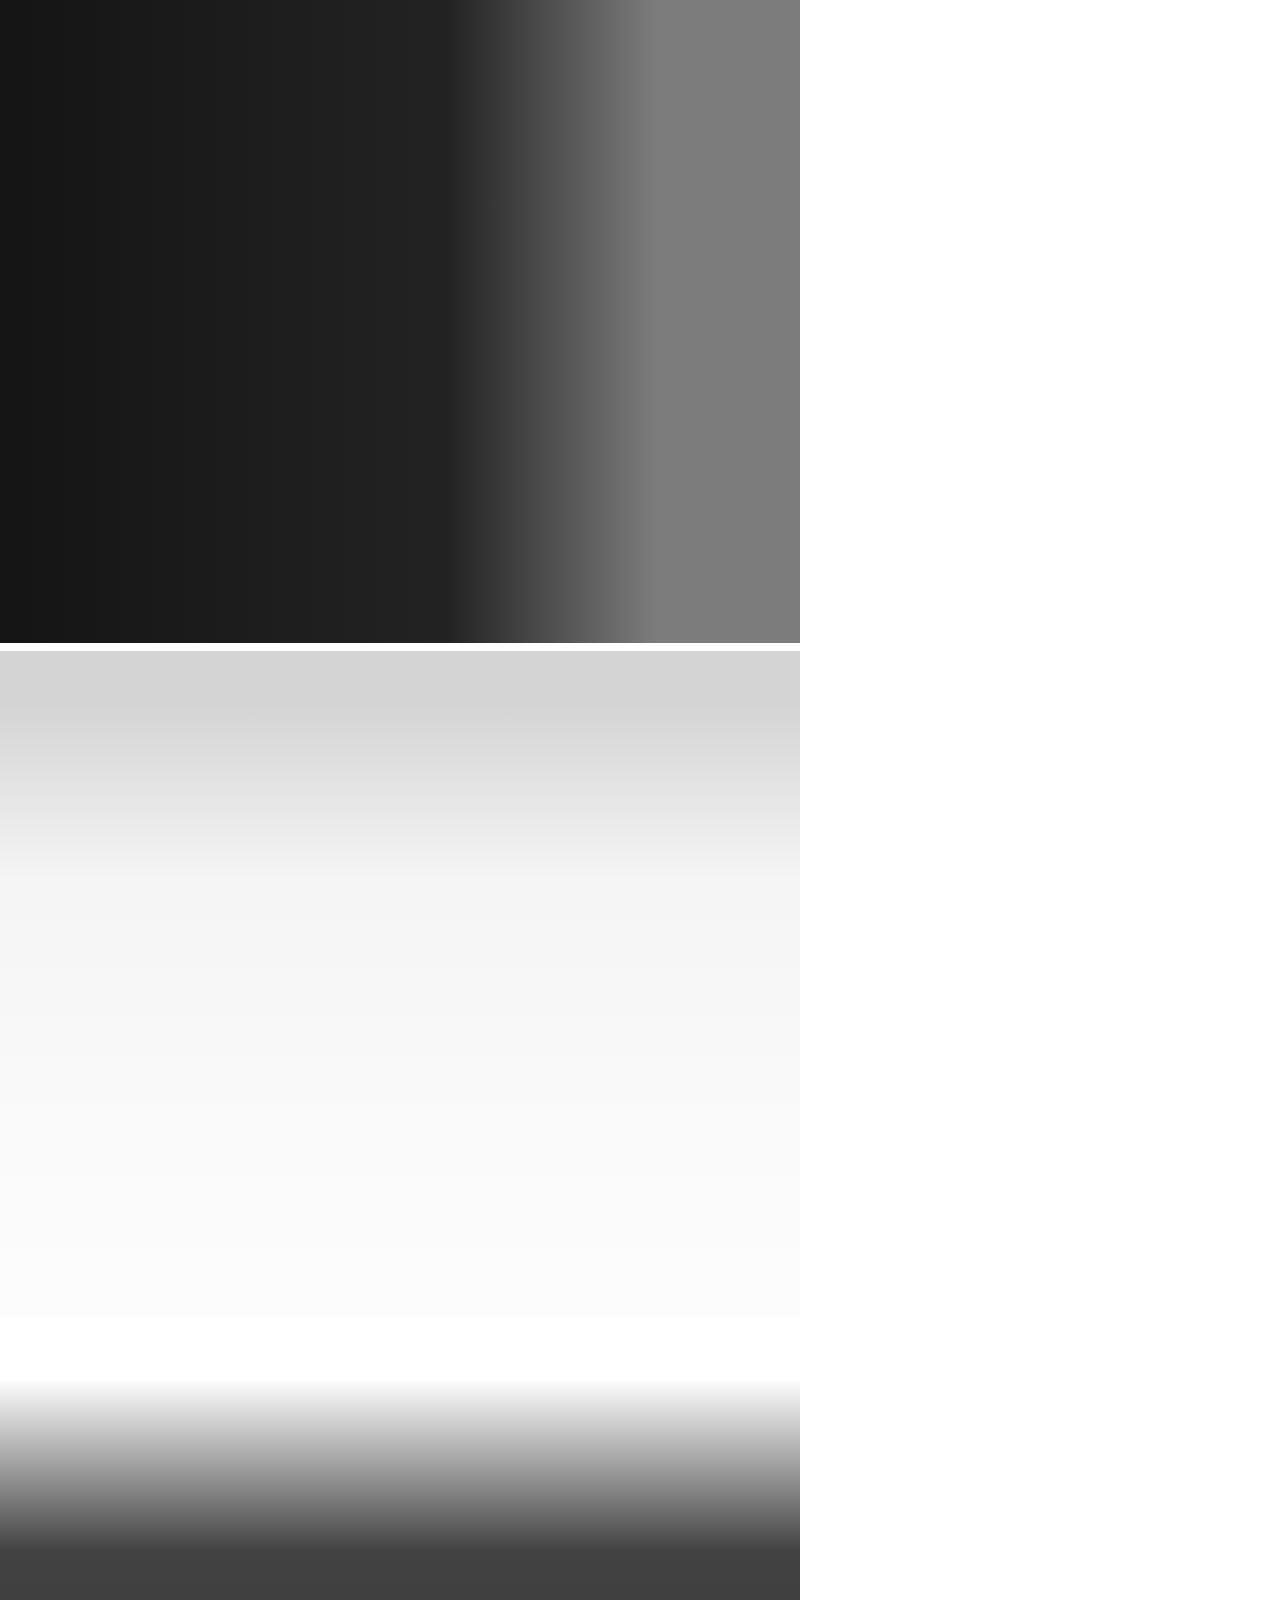
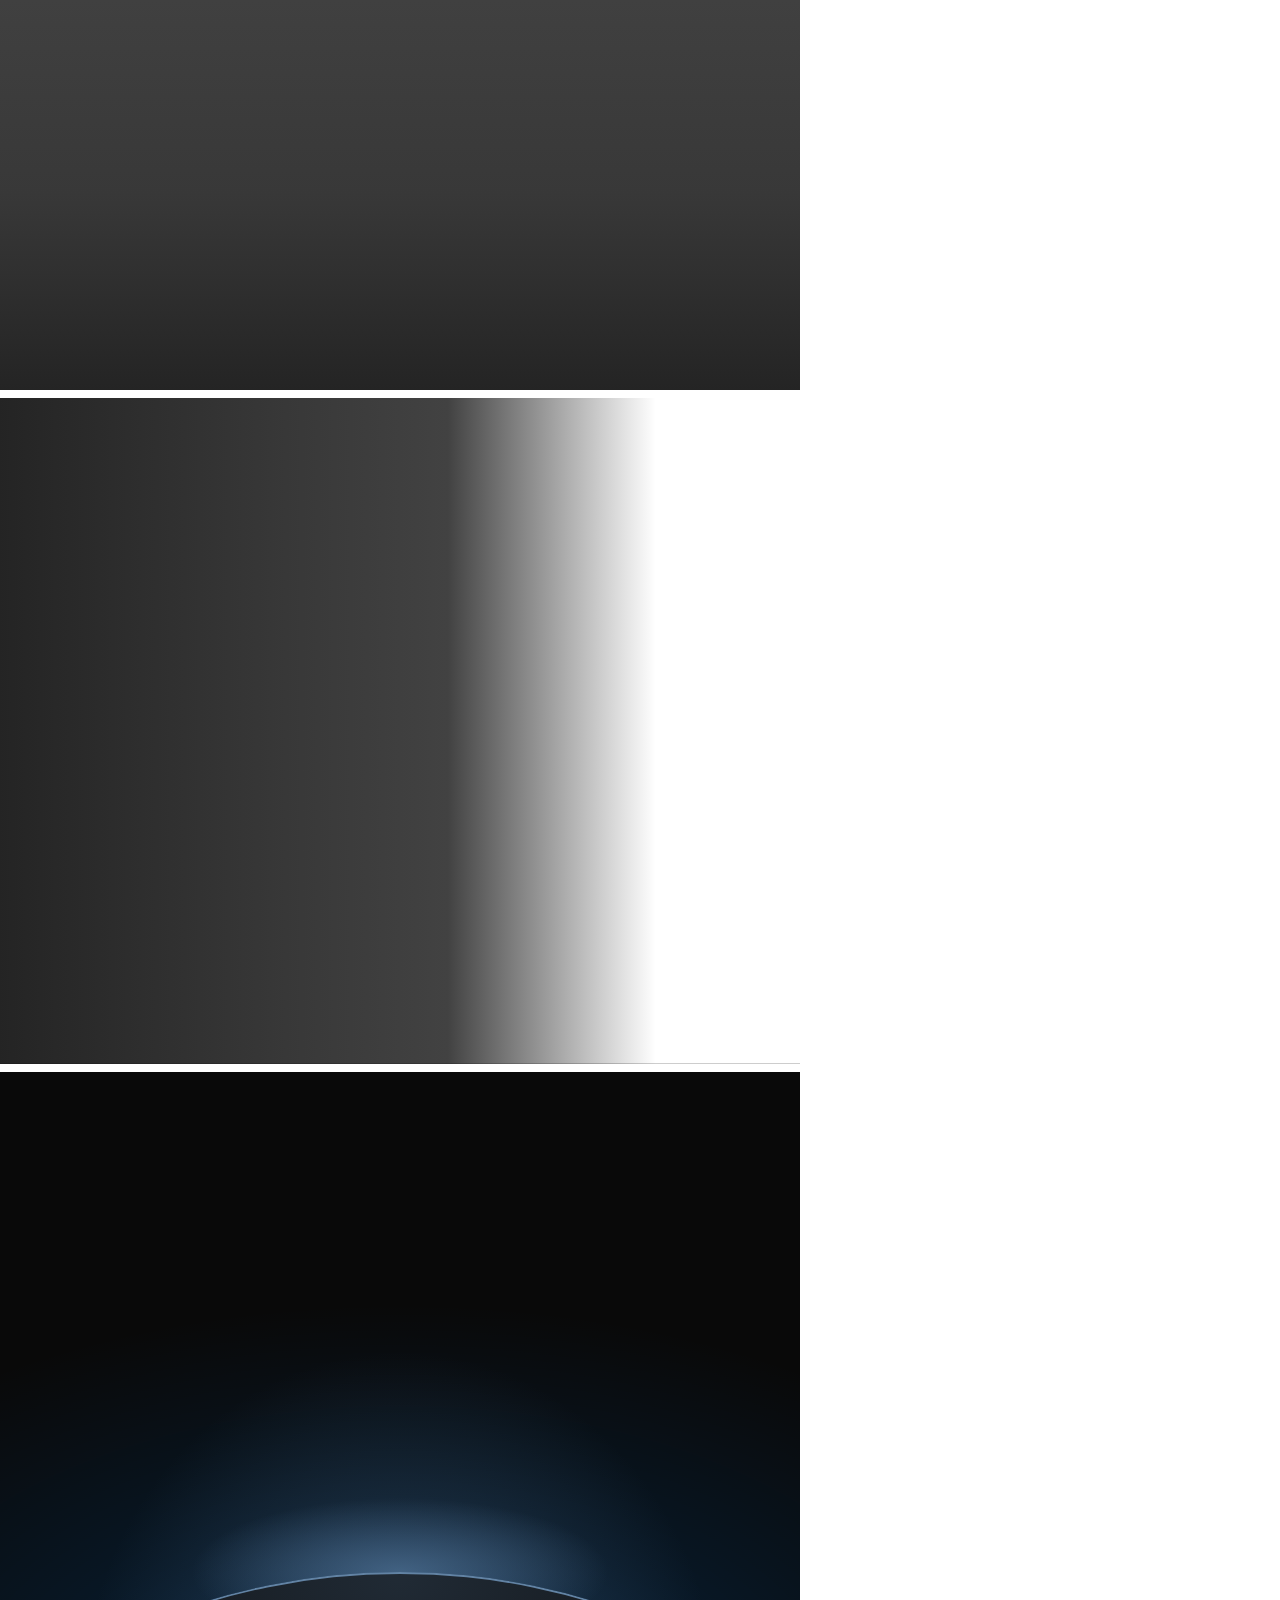
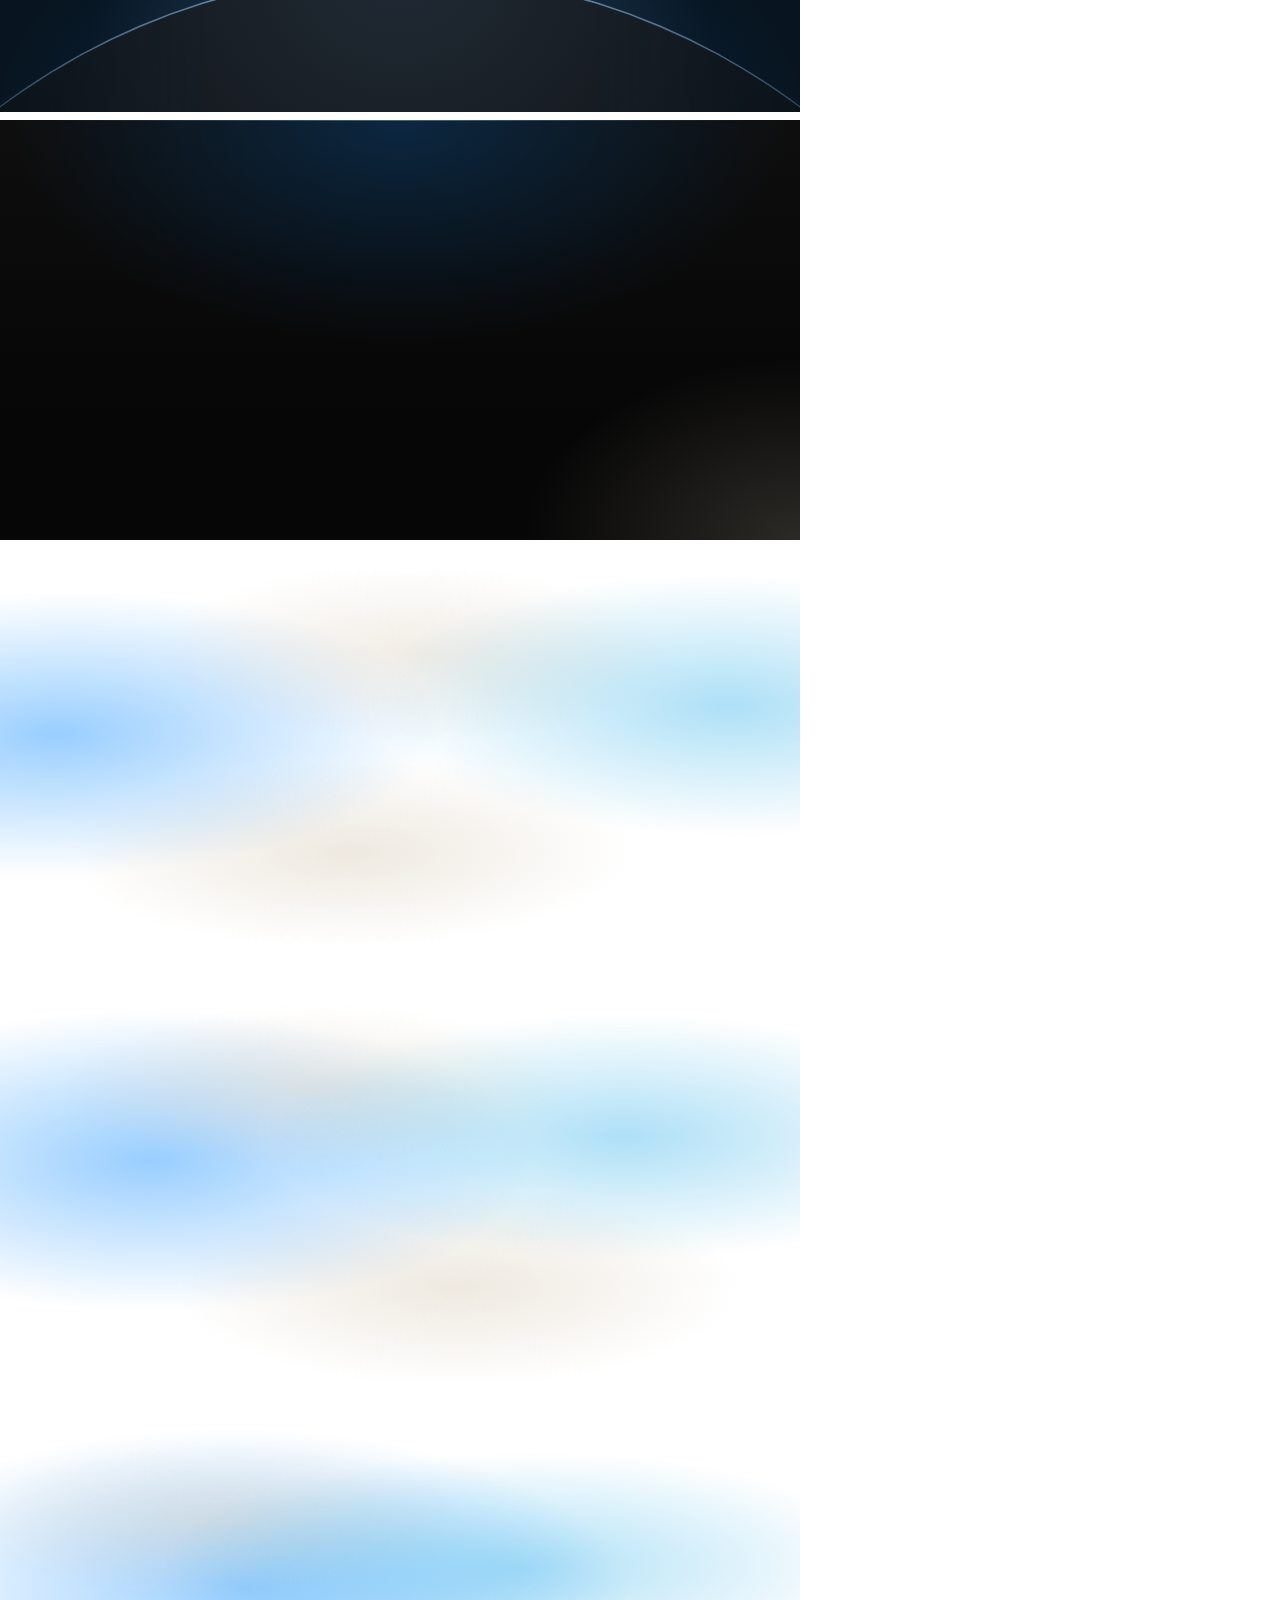
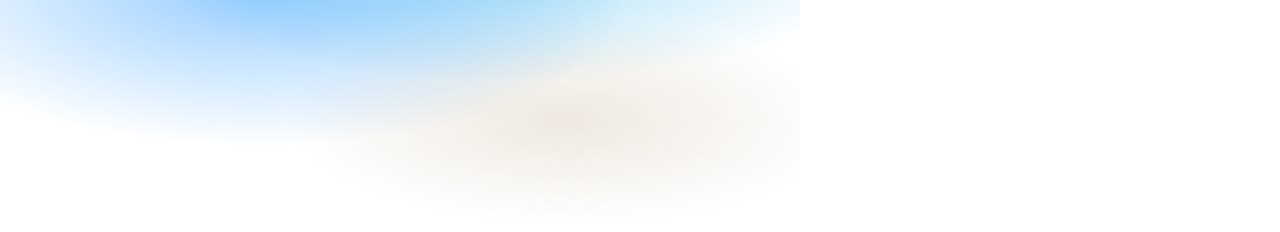
<file: assets/backgrounds/check.html>
<!doctype html>
<html lang="en" data-ground="sand">
<head>
<meta charset="utf-8">
<title>Backgrounds contrast check</title>
<!-- Every ground in a 800px box, for check.mjs: it sets a palette, screenshots the boxes and measures
     the ink and muted contrast on every pixel of each ground's text zone (index.json). The photograph
     grounds sit on a flat grey picture: #7c7c7c for the dark scrim, #d4d4d4 for the light one; and the worst case of the dark scrim: a white
     picture (white words on it). The light scrim is for pale photographs only. -->
<link rel="stylesheet" href="../system.css">
<link rel="stylesheet" href="backgrounds.css">
<style>body { margin: 0; width: 800px; } .box { width: 800px; margin: 0 0 8px; padding: 24px; font-size: 20px; } .pi, .pm { visibility: hidden; } .pi { color: var(--ink); } .pm { color: var(--muted); }  /* the liquid blobs held at the start, the middle and the end of their drift (the keyframes in backgrounds.css), so the text zone is measured where they stand under it */
  .at-start::before { animation: none; transform: translate3d(-7%, 0, 0) skewX(-7deg) scaleY(.94); } .at-start::after { animation: none; transform: translate3d(8%, 0, 0) skewX(6deg) scaleY(1.04); }
  .at-mid::before { animation: none; transform: translate3d(.5%, 0, 0) skewX(-.5deg) scaleY(.995); } .at-mid::after { animation: none; transform: translate3d(-.5%, 0, 0) scaleY(.98); }
  .at-end::before { animation: none; transform: translate3d(8%, 0, 0) skewX(6deg) scaleY(1.05); } .at-end::after { animation: none; transform: translate3d(-9%, 0, 0) skewX(-6deg) scaleY(.92); }
</style>
<script src="backgrounds.js" defer></script>
</head>
<body>
<div class="bg-mist box" data-g="mist" style="height:420px"><span class="pi">Ink</span> <span class="pm">Muted</span></div>
<div class="bg-halo box" data-g="halo" style="height:420px"><span class="pi">Ink</span> <span class="pm">Muted</span></div>
<div class="bg-grain box" data-g="grain" style="height:420px"><span class="pi">Ink</span> <span class="pm">Muted</span></div>
<div class="bg-paper box" data-g="paper" style="height:420px"><span class="pi">Ink</span> <span class="pm">Muted</span></div>
<div class="bg-dusk box" data-g="dusk" style="height:420px"><span class="pi">Ink</span> <span class="pm">Muted</span></div>
<div class="bg-topglow box" data-g="topglow" style="height:560px"><span class="pi">Ink</span> <span class="pm">Muted</span></div>
<div class="bg-ruled box" data-g="ruled" style="height:420px"><span class="pi">Ink</span> <span class="pm">Muted</span></div>
<div class="bg-dots box" data-g="dots" style="height:420px"><span class="pi">Ink</span> <span class="pm">Muted</span></div>
<div class="bg-arcs box" data-g="arcs" style="height:420px"><span class="pi">Ink</span> <span class="pm">Muted</span></div>
<div class="bg-band box" data-g="band" style="height:420px"><span class="pi">Ink</span> <span class="pm">Muted</span></div>
<div class="bg-field box" data-g="field" style="height:420px"><span class="pi">Ink</span> <span class="pm">Muted</span></div>
<div class="bg-band bg-tint box" data-g="band-tint" style="height:420px"><span class="pi">Ink</span> <span class="pm">Muted</span></div>
<div class="bg-field bg-tint box" data-g="field-tint" style="height:420px"><span class="pi">Ink</span> <span class="pm">Muted</span></div>
<div class="bg-photo box" data-g="photo" style="height:520px;--g-photo:linear-gradient(#7c7c7c,#7c7c7c)"><span class="pi">Ink</span> <span class="pm">Muted</span></div>
<div class="bg-photo bg-photo--left box" data-g="photo-left" style="height:520px;--g-photo:linear-gradient(#7c7c7c,#7c7c7c)"><span class="pi">Ink</span> <span class="pm">Muted</span></div>
<div class="bg-photo bg-photo--light box" data-g="photo-light" style="height:520px;--g-photo:linear-gradient(#d4d4d4,#d4d4d4)"><span class="pi">Ink</span> <span class="pm">Muted</span></div>
<div class="bg-photo box" data-g="photo-white" style="height:520px;--g-photo:linear-gradient(#fff,#fff)"><span class="pi">Ink</span> <span class="pm">Muted</span></div>
<div class="bg-photo bg-photo--left box" data-g="photo-left-white" style="height:520px;--g-photo:linear-gradient(#fff,#fff)"><span class="pi">Ink</span> <span class="pm">Muted</span></div>
<div class="bg-horizon box" data-g="horizon" style="height:640px"><span class="pi">Ink</span> <span class="pm">Muted</span></div>
<div class="bg-deep box" data-g="deep" style="height:420px"><span class="pi">Ink</span> <span class="pm">Muted</span></div>
<div class="bg-liquid box at-start" data-g="liquid" data-no-pause style="height:420px"><span class="pi">Ink</span> <span class="pm">Muted</span></div>
<div class="bg-liquid box at-mid" data-g="liquid-mid" data-no-pause style="height:420px"><span class="pi">Ink</span> <span class="pm">Muted</span></div>
<div class="bg-liquid box at-end" data-g="liquid-end" data-no-pause style="height:420px"><span class="pi">Ink</span> <span class="pm">Muted</span></div>

</body>
</html>
</file>
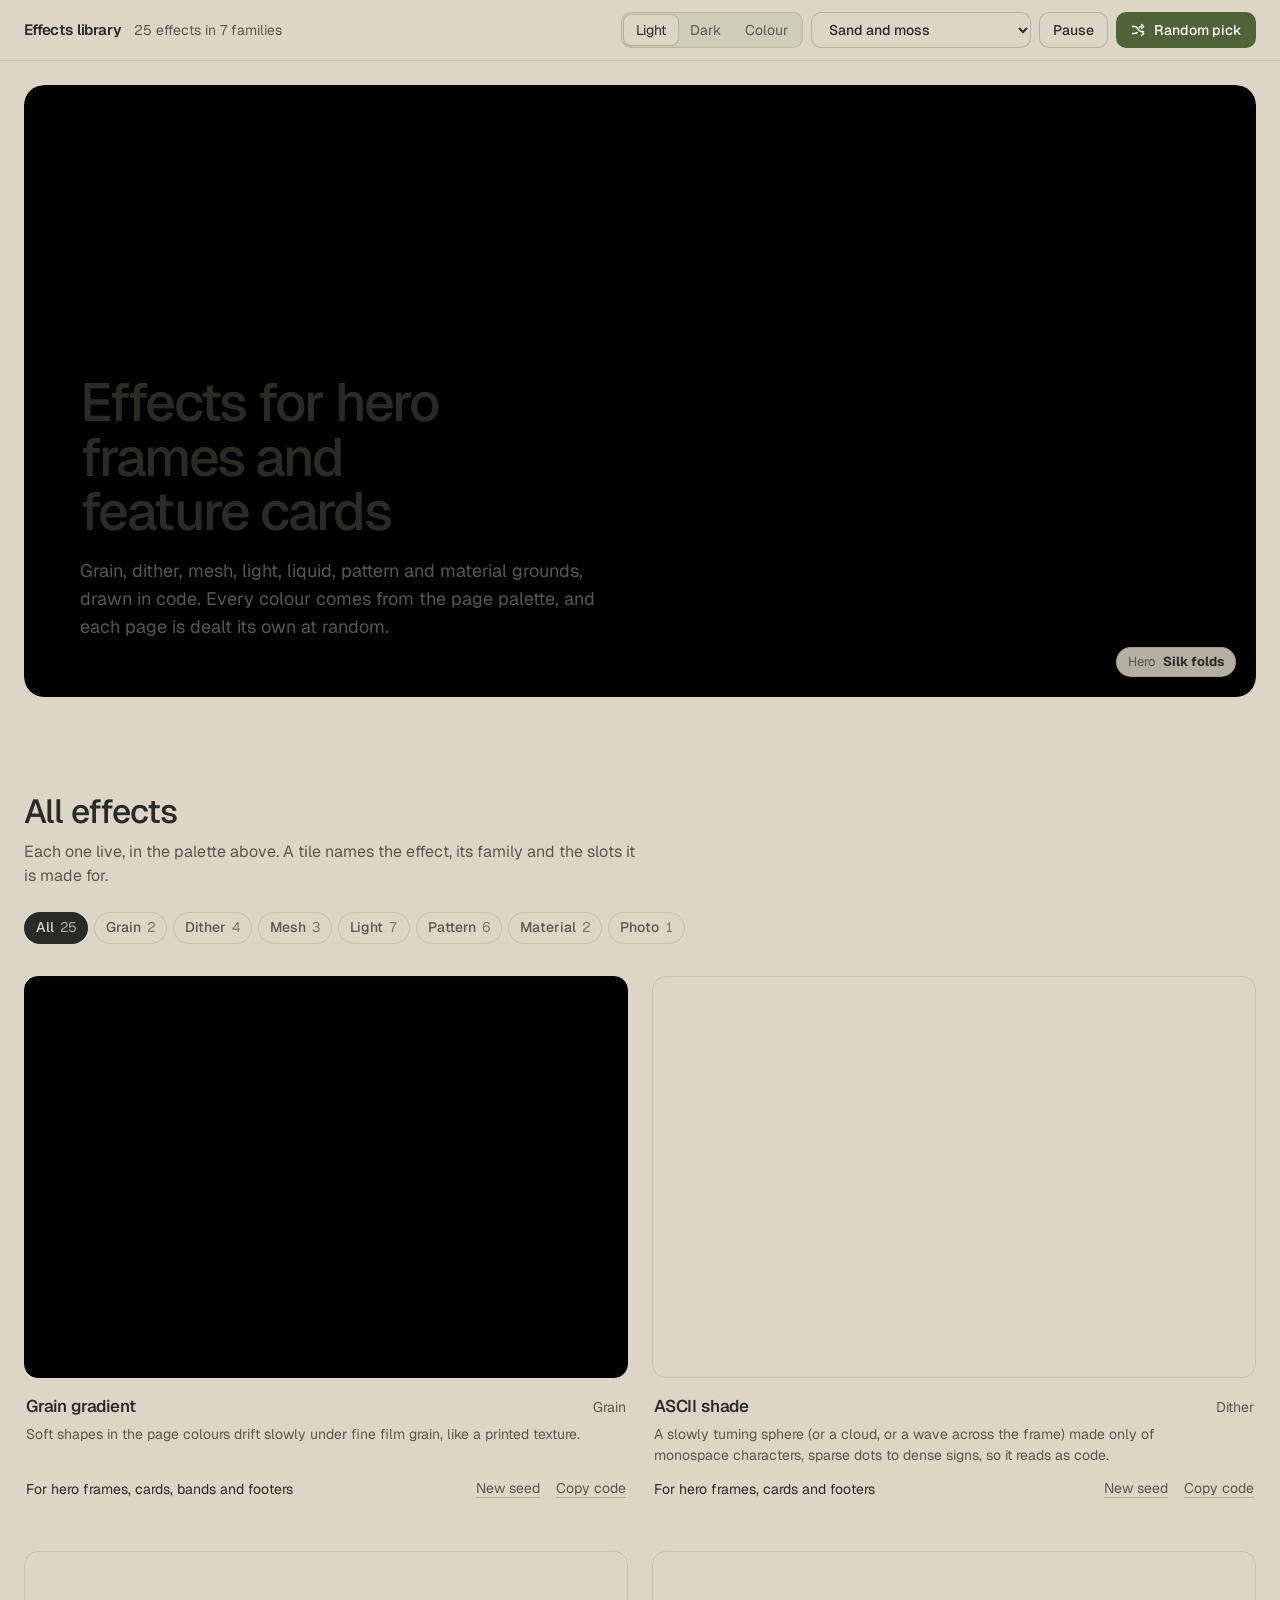
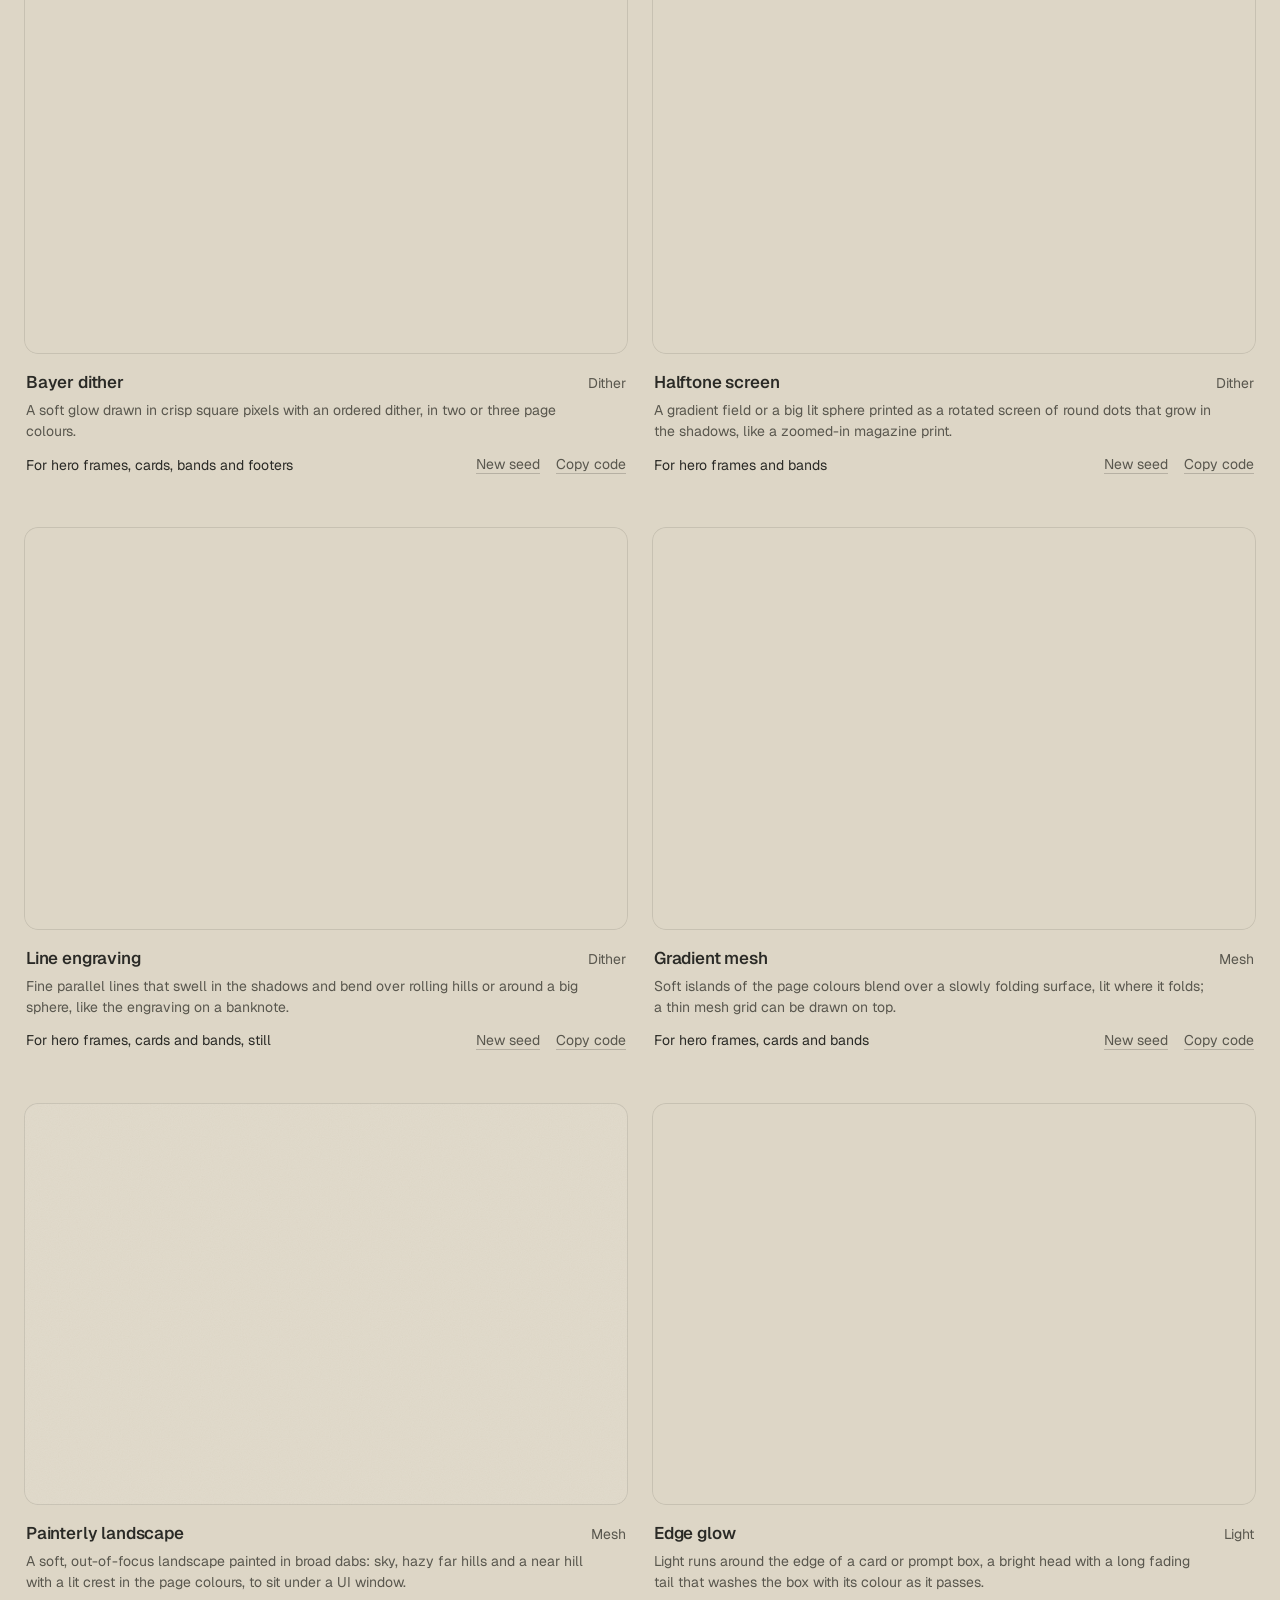
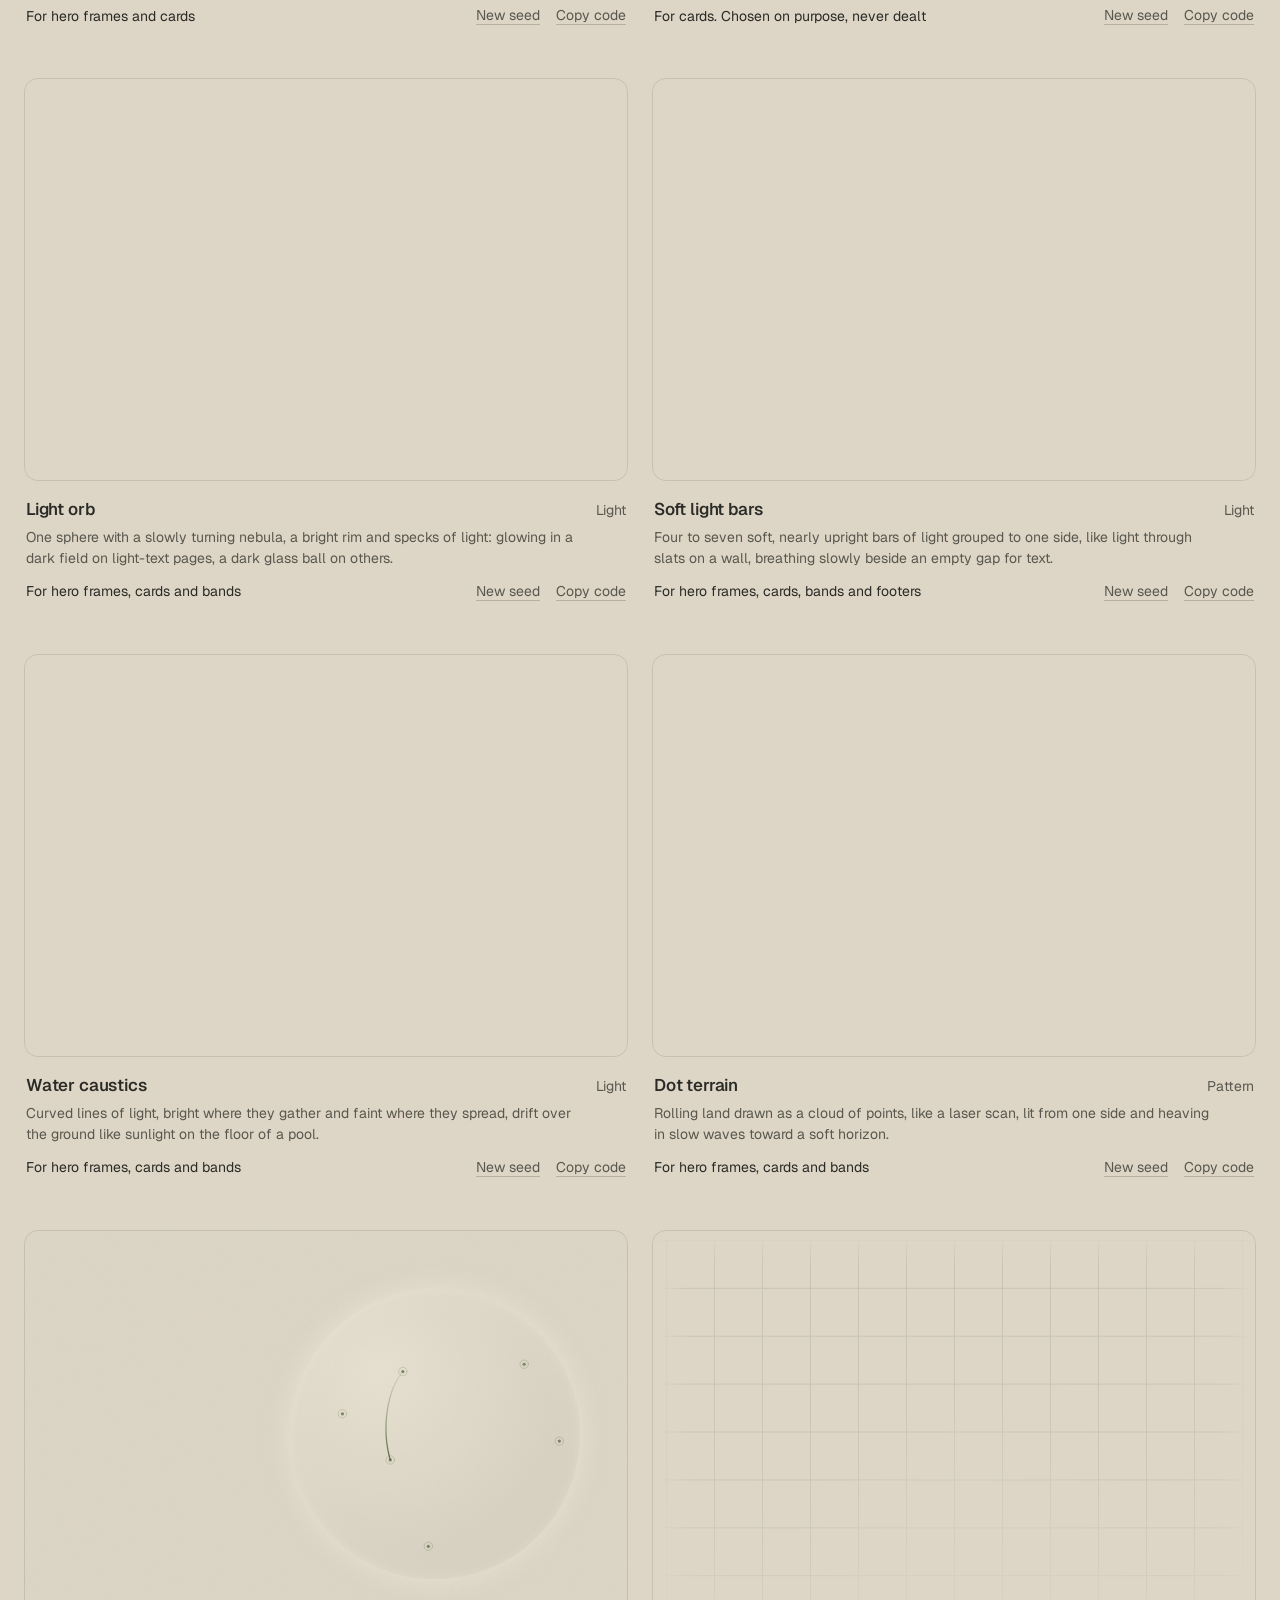
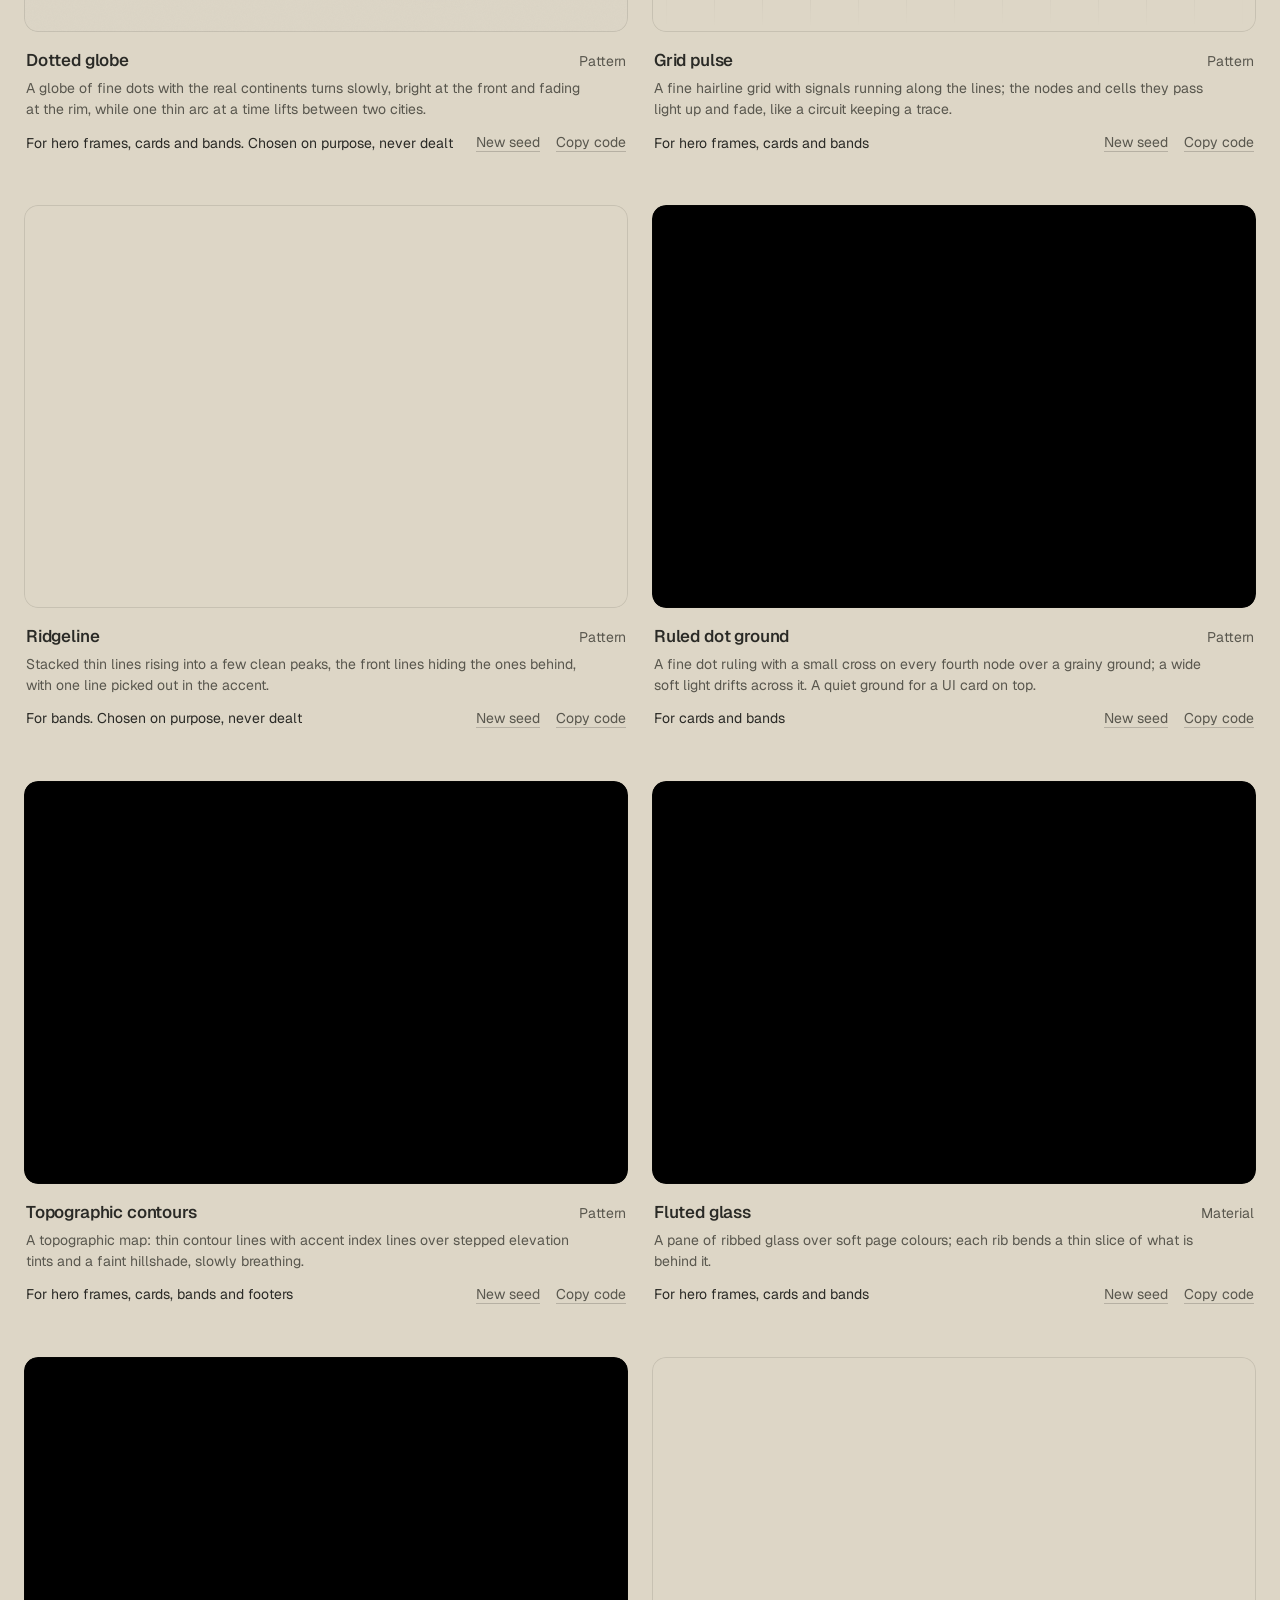
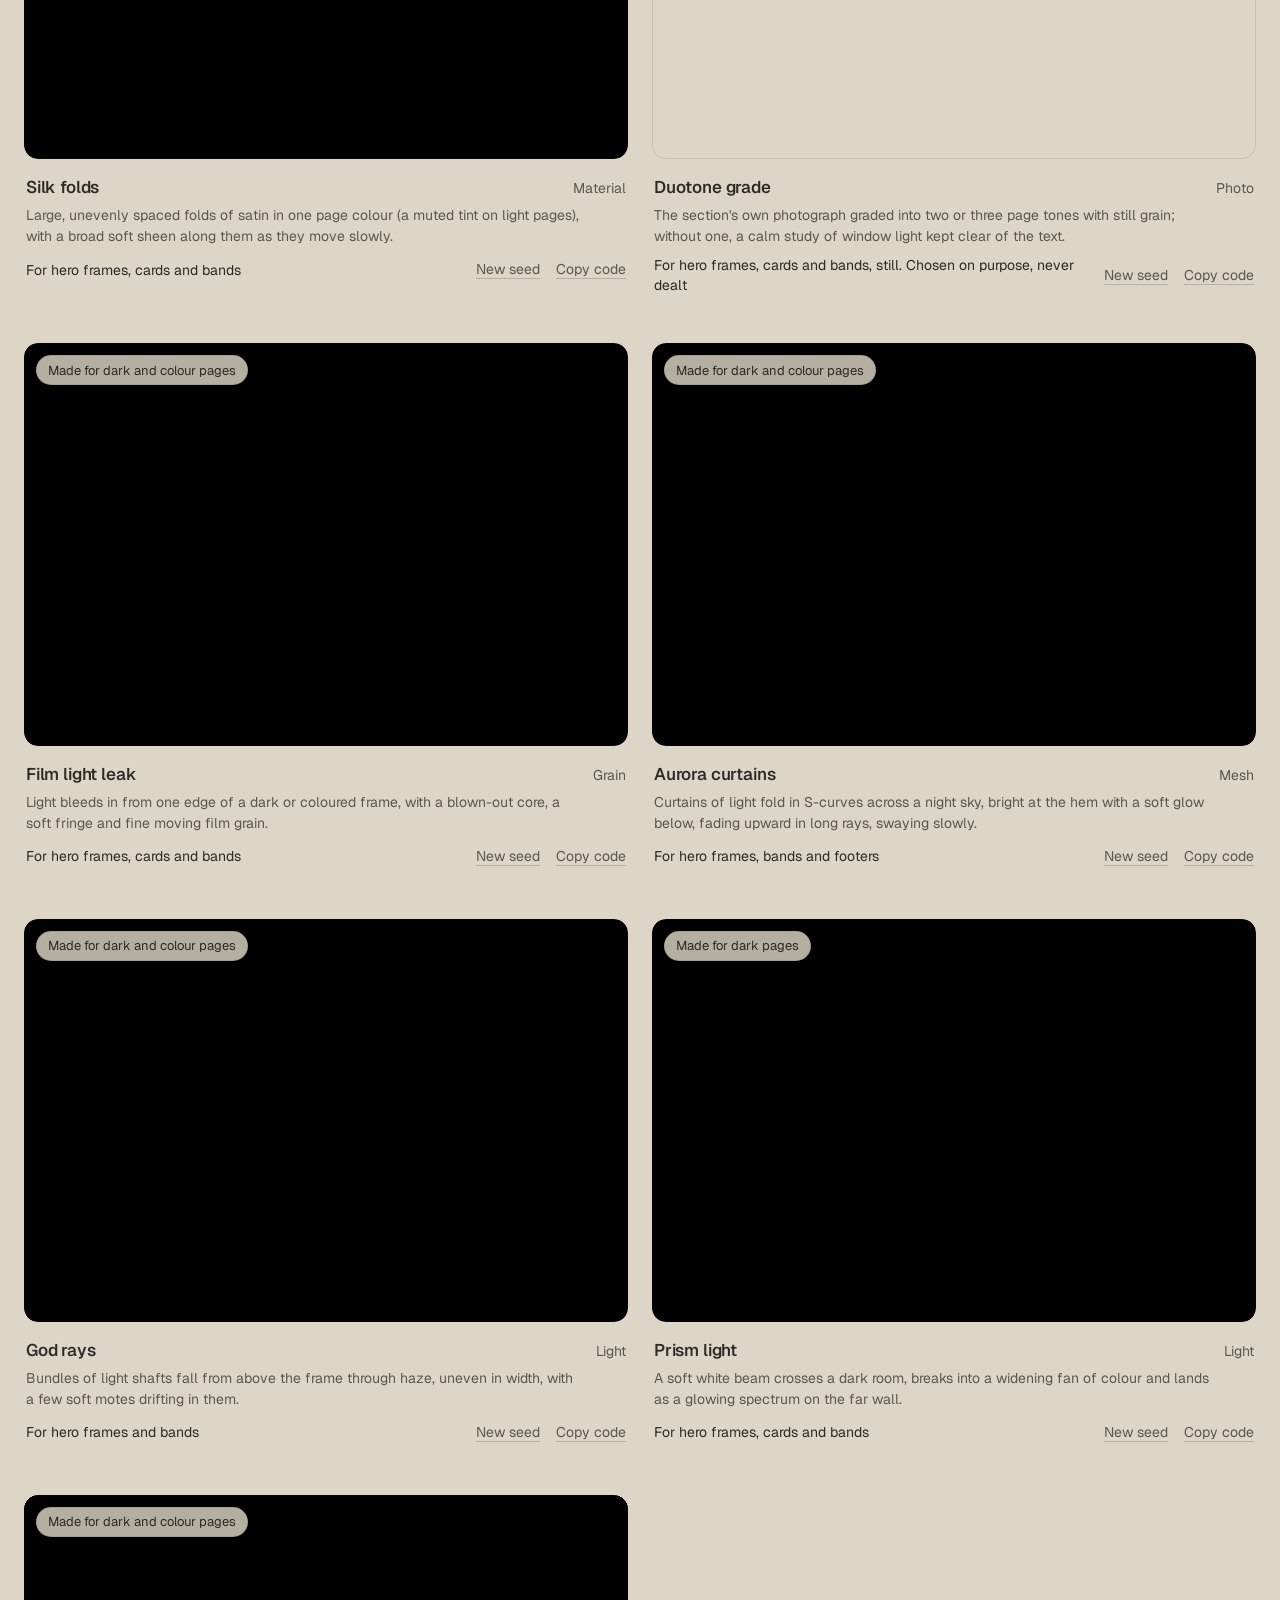
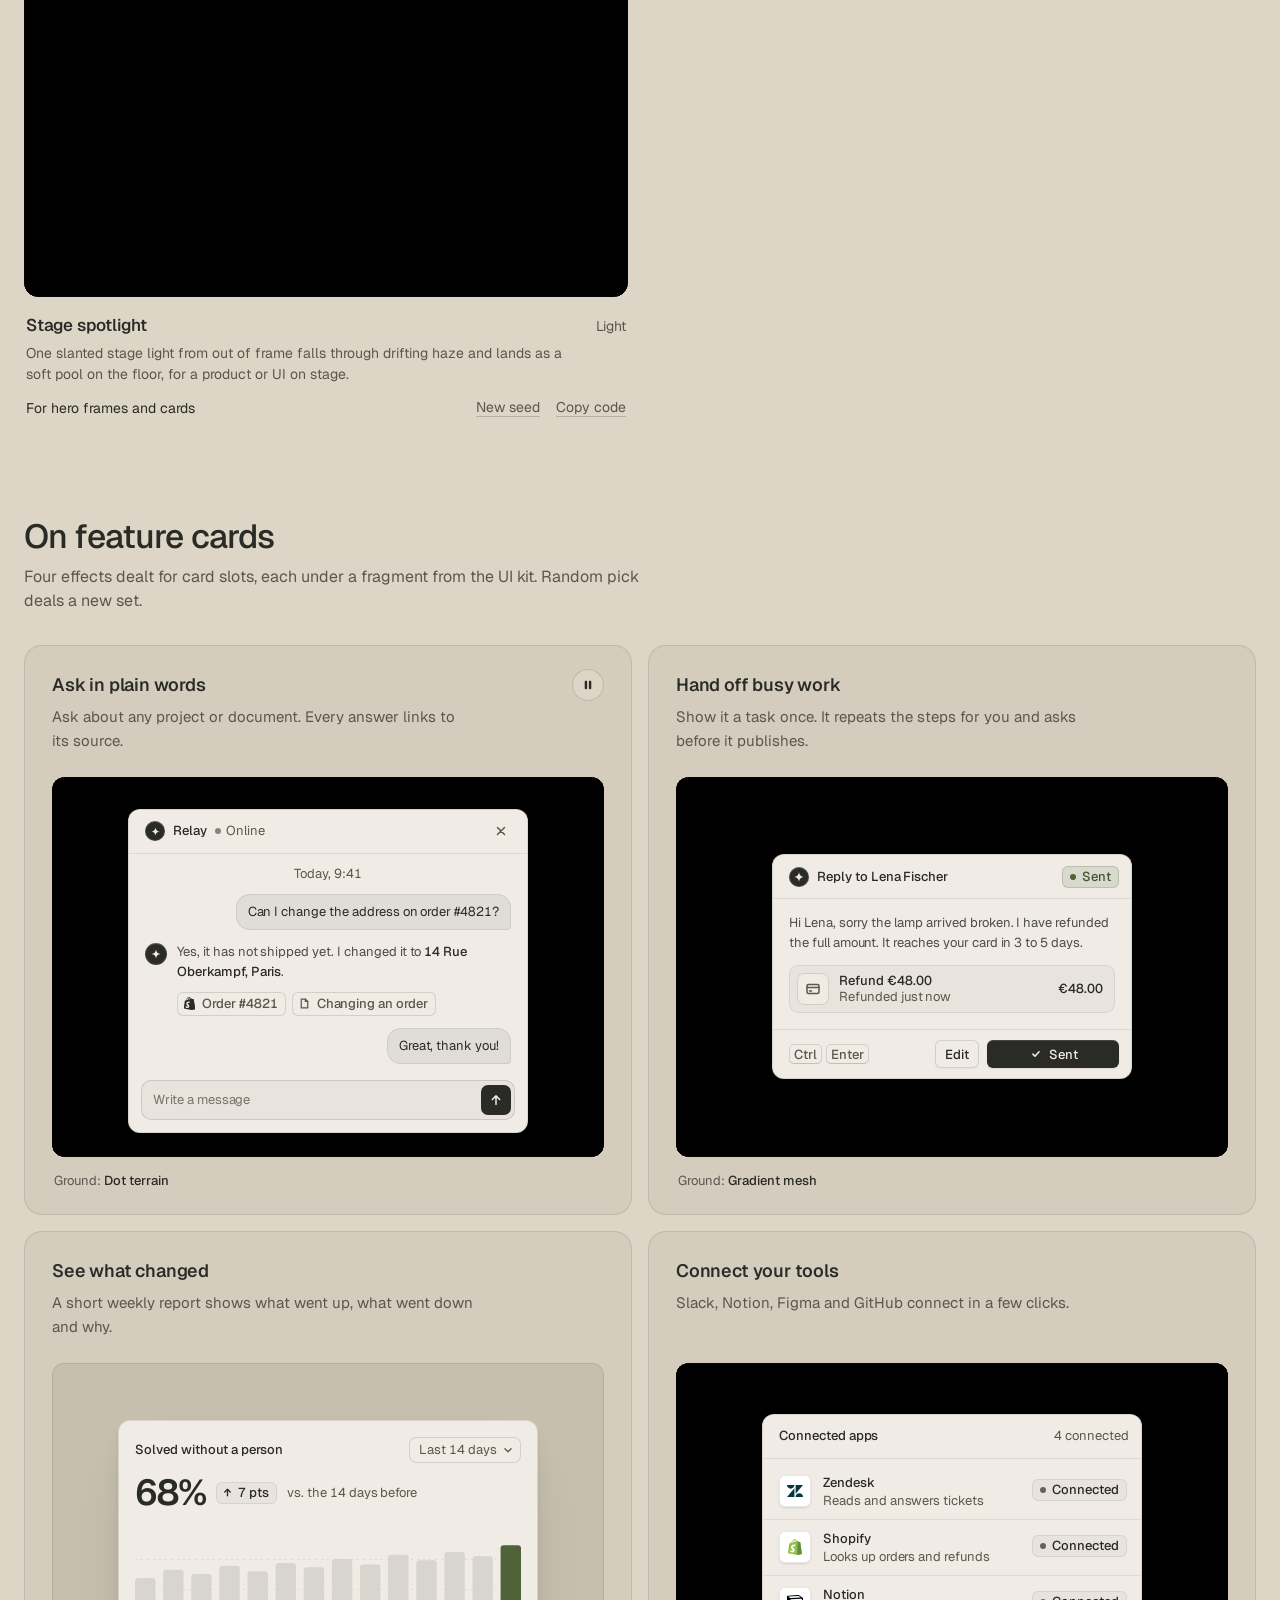
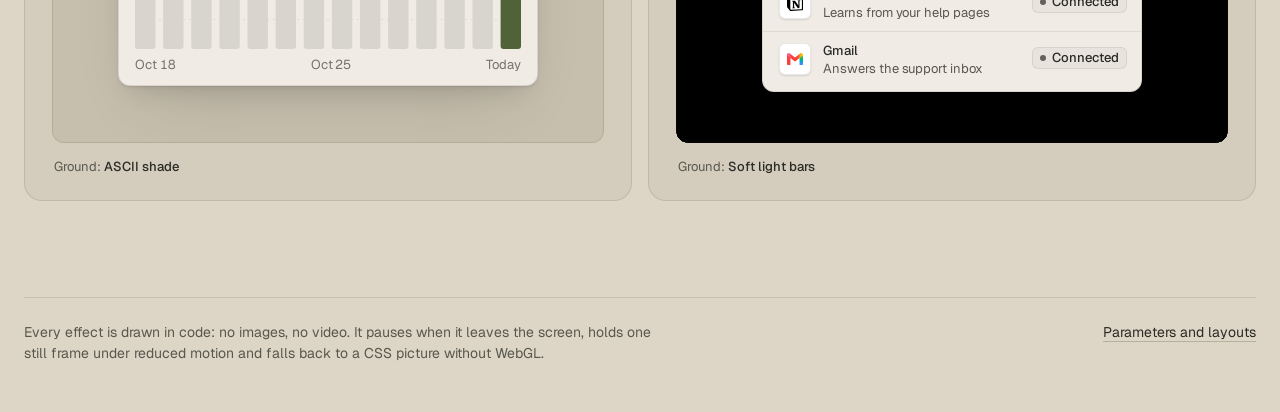
<file: assets/effects/gallery.html>
<!doctype html>
<html lang="en">
<head>
<script>window.__tpGlMax = 16;   /* a gallery shows many live effects at once; a page of a site keeps the default 4 (fx.js) */</script>
<meta charset="utf-8">
<meta name="viewport" content="width=device-width, initial-scale=1">
<title>Effects library</title>
<meta name="description" content="Effects drawn in code for hero frames, feature cards and bands, in the page palette.">
<link rel="icon" href="data:,">
<link rel="preconnect" href="https://fonts.googleapis.com">
<link rel="preconnect" href="https://fonts.gstatic.com" crossorigin>
<link href="https://fonts.googleapis.com/css2?family=Geist:wght@100..900&family=Geist+Mono:wght@100..900&display=swap" rel="stylesheet">
<style>
  /* the page palette; the script sets these from the palette switcher */
  :root {
    --bg: #ddd6c6; --surface: #d2cab8; --ink: #2a2a26; --muted: #59574e; --accent: #4f6238; --accent-ink: #ffffff;
    --card: #d2cab8; --panel: #cbc3b1; --win: #eeebe3; --win-surface: #e4e0d6;
    color-scheme: light;
  }
  @media (prefers-color-scheme: dark) {
    :root:not([data-theme="light"]) {
      --bg: #0a0d14; --surface: #131824; --ink: #e9edf3; --muted: #8891a1; --accent: #5ab9fc; --accent-ink: #0a0d14;
      --card: #131824; --panel: #0a0d14; --win: #1d2230; --win-surface: #262c3b;
      color-scheme: dark;
    }
  }
  :root[data-theme="dark"] {
    --bg: #0a0d14; --surface: #131824; --ink: #e9edf3; --muted: #8891a1; --accent: #5ab9fc; --accent-ink: #0a0d14;
    --card: #131824; --panel: #0a0d14; --win: #1d2230; --win-surface: #262c3b;
    color-scheme: dark;
  }
  :root {
    --line: color-mix(in oklab, var(--ink) 12%, transparent);
    --line-2: color-mix(in oklab, var(--ink) 22%, transparent);
    --chip: color-mix(in oklab, var(--ink) 6%, var(--bg));
    --font: "Geist", ui-sans-serif, system-ui, -apple-system, "Segoe UI", Roboto, "Helvetica Neue", Arial, sans-serif;
    --mono: "Geist Mono", ui-monospace, "SFMono-Regular", Consolas, monospace;
    --wrap: 1320px;
    --gut: 24px;
  }
  * { box-sizing: border-box; }
  html { -webkit-text-size-adjust: 100%; scroll-behavior: smooth; }
  @media (prefers-reduced-motion: reduce) { html { scroll-behavior: auto; } }
  body {
    margin: 0; background: var(--bg); color: var(--ink);
    font: 15px/1.5 var(--font); -webkit-font-smoothing: antialiased; font-feature-settings: "ss01" 0;
    overflow-x: hidden;
  }
  button, select { font: inherit; color: inherit; }
  :focus-visible { outline: 2px solid var(--accent); outline-offset: 2px; }
  .wrap { max-width: calc(var(--wrap) + 2 * var(--gut)); margin: 0 auto; padding: 0 var(--gut); }

  /* top bar */
  .top { position: sticky; top: 0; z-index: 50; background: color-mix(in oklab, var(--bg) 86%, transparent);
    backdrop-filter: blur(16px) saturate(1.2); -webkit-backdrop-filter: blur(16px) saturate(1.2); border-bottom: 1px solid var(--line); }
  .top-in { display: flex; align-items: center; gap: 12px 8px; padding-top: 12px; padding-bottom: 12px; }
  .top-in .controls { margin-left: auto; }
  .brand { display: flex; align-items: baseline; gap: 12px; min-width: 0; }
  .brand b { font-size: 15px; font-weight: 600; letter-spacing: -0.01em; white-space: nowrap; }
  .brand span { color: var(--muted); font-size: 14px; white-space: nowrap; }
  .controls { display: flex; align-items: center; gap: 8px; flex-wrap: wrap; }
  .seg { display: inline-flex; padding: 3px; border-radius: 10px; background: var(--chip); box-shadow: inset 0 0 0 1px var(--line); }
  .seg button { height: 30px; border: 0; background: transparent; padding: 0 12px; border-radius: 7px; cursor: pointer; color: var(--muted); font-size: 14px; }
  .seg button[aria-pressed="true"] { background: var(--bg); color: var(--ink); box-shadow: 0 0 0 1px var(--line), 0 1px 2px rgb(0 0 0 / 0.08); }
  .btn, .select {
    height: 36px; padding: 0 14px; border-radius: 10px; border: 0; background: var(--bg); color: var(--ink);
    box-shadow: inset 0 0 0 1px var(--line-2); cursor: pointer; display: inline-flex; align-items: center; gap: 8px;
    font-size: 14px; font-weight: 500; white-space: nowrap;
  }
  .btn:hover, .select:hover { box-shadow: inset 0 0 0 1px color-mix(in oklab, var(--ink) 38%, transparent); }
  .btn--primary { background: var(--accent); color: var(--accent-ink); box-shadow: none; }
  .btn--primary:hover { box-shadow: none; background: color-mix(in oklab, var(--accent) 88%, var(--ink)); }
  .btn svg { width: 16px; height: 16px; flex: none; }
  .select { max-width: 220px; padding-right: 10px; }

  /* hero: a dealt hero effect with text in its calm area */
  .hero { position: relative; margin-top: 24px; height: clamp(480px, 68vh, 660px); border-radius: 20px; overflow: hidden;
    display: flex; flex-direction: column; justify-content: flex-end; }
  .hero::after, .stage::after, .panel::after { content: ""; position: absolute; inset: 0; border-radius: inherit; box-shadow: inset 0 0 0 1px var(--line); pointer-events: none; z-index: 2; }
  .hero-copy { position: relative; z-index: 1; padding: 56px; max-width: 760px; }
  .hero h1 { max-width: 9.5em; margin: 0 0 18px; font-size: clamp(38px, 3.4vw + 10px, 62px); line-height: 1.02; letter-spacing: -0.035em; font-weight: 520; text-wrap: balance; }
  .hero p { margin: 0; max-width: 44ch; font-size: 18px; line-height: 28px; color: var(--muted); text-wrap: pretty; }
  .hero-tag { position: absolute; right: 20px; bottom: 20px; z-index: 3; }
  .tag { display: inline-flex; align-items: center; gap: 8px; height: 30px; padding: 0 12px; border-radius: 999px; font-size: 13px;
    background: color-mix(in oklab, var(--bg) 82%, transparent); color: var(--ink); box-shadow: inset 0 0 0 1px var(--line);
    backdrop-filter: blur(10px); -webkit-backdrop-filter: blur(10px); white-space: nowrap; }
  .tag span { color: var(--muted); }

  /* sections */
  section { padding-top: 96px; }
  .sec-head { display: flex; align-items: flex-end; justify-content: space-between; gap: 24px 48px; flex-wrap: wrap; margin-bottom: 32px; }
  .sec-head h2 { margin: 0 0 10px; font-size: clamp(28px, 1.2vw + 18px, 36px); line-height: 1.1; letter-spacing: -0.025em; font-weight: 520; }
  .sec-head p { margin: 0; color: var(--muted); max-width: 56ch; font-size: 16px; line-height: 24px; text-wrap: pretty; }
  .filters { display: flex; flex-wrap: wrap; gap: 6px; }
  .filters button { height: 32px; padding: 0 12px; border-radius: 999px; border: 0; cursor: pointer; font-size: 14px; color: var(--muted);
    background: transparent; box-shadow: inset 0 0 0 1px var(--line); }
  .filters button b { font-weight: 500; }
  .filters button span { margin-left: 6px; font-variant-numeric: tabular-nums; opacity: 0.75; }
  .filters button[aria-pressed="true"] { background: var(--ink); color: var(--bg); box-shadow: none; }

  /* the grid of every effect: one size of tile, labels under the picture */
  .grid { display: grid; grid-template-columns: repeat(2, minmax(0, 1fr)); gap: 48px 24px; }
  .tile { min-width: 0; display: flex; flex-direction: column; }
  .tile[hidden] { display: none; }
  .stage { position: relative; aspect-ratio: 3 / 2; border-radius: 14px; overflow: hidden; background: var(--bg); }
  .badge { position: absolute; top: 12px; left: 12px; z-index: 3; }
  .info { padding: 16px 2px 0; display: grid; gap: 6px; }
  .info-top { display: flex; align-items: baseline; justify-content: space-between; gap: 16px; }
  .info h3 { margin: 0; font-size: 17px; line-height: 24px; font-weight: 560; letter-spacing: -0.01em; }
  .fam { flex: none; font-size: 14px; color: var(--muted); }
  .look { margin: 0; color: var(--muted); font-size: 14px; line-height: 21px; max-width: 62ch; min-height: 42px;
    display: -webkit-box; -webkit-line-clamp: 2; -webkit-box-orient: vertical; overflow: hidden; }
  .info-foot { display: flex; align-items: center; justify-content: space-between; gap: 16px; margin-top: 2px; }
  .for { margin: 0; font-size: 14px; line-height: 20px; }
  .links { flex: none; display: flex; gap: 16px; }
  .links button { border: 0; background: none; padding: 4px 0; cursor: pointer; font-size: 14px; color: var(--muted);
    text-decoration: underline; text-decoration-color: var(--line-2); text-underline-offset: 4px; }
  .links button:hover { color: var(--ink); text-decoration-color: currentColor; }

  /* feature cards: an effect ground in the inset panel and a UI fragment on top */
  .cards { display: grid; grid-template-columns: repeat(2, minmax(0, 1fr)); gap: 16px; }
  .card { background: var(--card); border-radius: 18px; padding: 28px 28px 24px; box-shadow: inset 0 0 0 1px var(--line); display: flex; flex-direction: column; min-width: 0; }
  .card h3 { margin: 0 0 8px; font-size: 18px; line-height: 24px; font-weight: 560; letter-spacing: -0.01em; }
  .card > p:not(.ground) { margin: 0; color: var(--muted); font-size: 15px; line-height: 24px; max-width: 44ch; min-height: 48px; text-wrap: pretty; }
  .panel { position: relative; margin-top: 24px; height: 380px; border-radius: 12px; overflow: hidden; display: grid; place-items: center; padding: 32px; }
  .panel--bleed { place-items: end center; padding-bottom: 0; }
  .panel--bleed > .slot { margin-bottom: -48px; }
  .slot { position: relative; z-index: 1; max-width: 100%;
    --ui-font: var(--font); --ui-mono: var(--mono); --ui-radius: 12px;
    --fx-bg: var(--win); --fx-surface: var(--win-surface); --fx-ink: var(--ink); --fx-muted: var(--muted);
    --fx-accent: var(--accent); --fx-accent-ink: var(--accent-ink); }
  .ground { margin: 14px 2px 0; font-size: 13px; line-height: 20px; color: var(--muted); }
  .ground b { font-weight: 500; color: var(--ink); }

  .foot { padding-top: 96px; padding-bottom: 48px; }
  .foot-in > div { border-top: 1px solid var(--line); padding-top: 24px; display: flex; justify-content: space-between; gap: 16px 48px; flex-wrap: wrap; color: var(--muted); font-size: 14px; }
  .foot-in p { margin: 0; max-width: 72ch; }
  .foot a { color: var(--ink); text-underline-offset: 4px; text-decoration-color: var(--line-2); }
  .empty { padding: 64px 0; color: var(--muted); }

  .toast { position: fixed; left: 50%; bottom: 24px; z-index: 60; transform: translate(-50%, 16px); opacity: 0; pointer-events: none;
    max-width: calc(100vw - 32px); padding: 10px 16px; border-radius: 12px; background: var(--ink); color: var(--bg); font-size: 14px;
    transition: opacity .2s ease, transform .2s ease; }
  .toast.on { opacity: 1; transform: translate(-50%, 0); }

  @media (max-width: 1080px) {
    .hero-copy { padding: 40px; }
  }
  @media (max-width: 860px) {
    .grid, .cards { grid-template-columns: minmax(0, 1fr); }
    .grid { gap: 40px; }
  }
  @media (max-width: 720px) {
    :root { --gut: 16px; }
    .top { position: static; }
    .brand span, .select { display: none; }
    .top-in { display: grid; grid-template-columns: 1fr auto; grid-template-areas: "brand deal" "controls controls"; }
    .brand { grid-area: brand; }
    #deal { grid-area: deal; }
    .top-in .controls { grid-area: controls; margin-left: 0; flex-wrap: nowrap; }
    .seg { flex: 1; }
    .seg button { flex: 1; }
    .hero { margin-top: 16px; height: 560px; border-radius: 16px; }
    .hero-copy { padding: 28px 24px 72px; }
    .hero p { font-size: 16px; line-height: 24px; }
    .hero-tag { left: 24px; right: auto; bottom: 20px; }
    section { padding-top: 72px; }
    .card { padding: 20px; }
    .panel { height: 340px; padding: 20px 16px; }
    .info-foot { flex-wrap: wrap; }
  }
</style>
</head>
<body>
<header class="top">
  <div class="wrap top-in">
    <div class="brand"><b>Effects library</b><span id="count"></span></div>
    <div class="controls">
      <div class="seg" role="group" aria-label="Palette kind">
        <button type="button" data-kind="light">Light</button>
        <button type="button" data-kind="dark">Dark</button>
        <button type="button" data-kind="colour">Colour</button>
      </div>
      <select class="select" id="pal" aria-label="Palette"></select>
      <button type="button" class="btn" id="pause" aria-pressed="false">Pause</button>
    </div>
    <button type="button" class="btn btn--primary" id="deal">
        <svg viewBox="0 0 16 16" aria-hidden="true"><path d="M2.5 4.5h2.2c1.2 0 2 .6 2.7 1.6l1.2 1.8c.7 1 1.5 1.6 2.7 1.6h2.2M11.6 2.5l2 2-2 2M2.5 11.5h2.2c.9 0 1.6-.3 2.2-.9M11.6 9.5l2 2-2 2M9.3 5.4c.6-.6 1.3-.9 2.1-.9" fill="none" stroke="currentColor" stroke-width="1.5" stroke-linecap="round" stroke-linejoin="round"/></svg>
        Random pick
    </button>
  </div>
</header>

<main>
  <div class="wrap">
    <div class="hero" id="hero">
      <div class="hero-copy">
        <h1>Effects for hero frames and feature cards</h1>
        <p id="lede">Grain, dither, mesh, light, liquid, pattern and material grounds, drawn in code. Every colour comes from the page palette, and each page is dealt its own at random.</p>
      </div>
      <div class="hero-tag"><span class="tag" id="hero-tag"><span>Hero</span> <b></b></span></div>
    </div>
  </div>

  <section id="all">
    <div class="wrap">
      <div class="sec-head">
        <div>
          <h2>All effects</h2>
          <p>Each one live, in the palette above. A tile names the effect, its family and the slots it is made for.</p>
        </div>
        <div class="filters" id="filters" role="group" aria-label="Family"></div>
      </div>
      <div class="grid" id="grid"></div>
    </div>
  </section>

  <section id="cards">
    <div class="wrap">
      <div class="sec-head">
        <div>
          <h2>On feature cards</h2>
          <p>Four effects dealt for card slots, each under a fragment from the UI kit. Random pick deals a new set.</p>
        </div>
      </div>
      <div class="cards">
        <article class="card">
          <h3>Ask in plain words</h3>
          <p>Ask about any project or document. Every answer links to its source.</p>
          <div class="panel" data-card="0"><div class="slot" data-ui-load="chat"></div></div>
          <p class="ground">Ground: <b></b></p>
        </article>
        <article class="card">
          <h3>Hand off busy work</h3>
          <p>Show it a task once. It repeats the steps for you and asks before it publishes.</p>
          <div class="panel" data-card="1"><div class="slot" data-ui-load="cursor"></div></div>
          <p class="ground">Ground: <b></b></p>
        </article>
        <article class="card">
          <h3>See what changed</h3>
          <p>A short weekly report shows what went up, what went down and why.</p>
          <div class="panel" data-card="2"><div class="slot" data-ui-load="stat"></div></div>
          <p class="ground">Ground: <b></b></p>
        </article>
        <article class="card">
          <h3>Connect your tools</h3>
          <p>Slack, Notion, Figma and GitHub connect in a few clicks.</p>
          <div class="panel" data-card="3"><div class="slot" data-ui-load="integrations"></div></div>
          <p class="ground">Ground: <b></b></p>
        </article>
      </div>
    </div>
  </section>

  <footer class="foot">
    <div class="wrap foot-in"><div>
      <p>Every effect is drawn in code: no images, no video. It pauses when it leaves the screen, holds one still frame under reduced motion and falls back to a CSS picture without WebGL.</p>
      <p><a id="lab" href="lab.html">Parameters and layouts</a></p>
    </div></div>
  </footer>
</main>
<div class="toast" id="toast" role="status" aria-live="polite"></div>

<script id="paths" type="application/json">{"fx": "./", "ui": "../ui/"}</script>
<script id="palettes" type="application/json">[{"id":"white-link-blue","name":"Sheet and biro","bg":"#ffffff","surface":"#f4f4f4","ink":"#111111","muted":"#6b6b6b","accent":"#1a4be0","accentInk":"#ffffff"},{"id":"cool-white-slate","name":"Frost and slate","bg":"#f7f9fa","surface":"#ecf0f2","ink":"#1f3038","muted":"#5d6b72","accent":"#0d7480","accentInk":"#ffffff"},{"id":"rose-grey-green","name":"Rose grey, green","bg":"#ebe5e3","surface":"#e1dad7","ink":"#2b2622","muted":"#6a615d","accent":"#0f7d45","accentInk":"#ffffff"},{"id":"paper-grey-brass","name":"Newsprint and brass","bg":"#e8e8e3","surface":"#dcdcd6","ink":"#181715","muted":"#63625c","accent":"#bfb21a","accentInk":"#181715"},{"id":"stone-blueprint","name":"Stone and blueprint","bg":"#dfdedb","surface":"#d3d2ce","ink":"#26251e","muted":"#5f5d55","accent":"#2456d6","accentInk":"#ffffff"},{"id":"white-navy-tab","name":"Navy on white","bg":"#ffffff","surface":"#f4f4f2","ink":"#1f2b4d","muted":"#6a7186","accent":"#f7941d","accentInk":"#1f2b4d"},{"id":"three-stones","name":"Three stones","bg":"#eeecea","surface":"#e4e1dd","ink":"#333231","muted":"#6b6763","accent":"#5c6b54","accentInk":"#ffffff"},{"id":"putty-black-teal","name":"Putty and black","bg":"#dedad3","surface":"#d3cec6","ink":"#0a0a0a","muted":"#5c5852","accent":"#256f82","accentInk":"#ffffff"},{"id":"moss-sand","name":"Sand and moss","bg":"#ddd6c6","surface":"#d2cab8","ink":"#2a2a26","muted":"#59574e","accent":"#4f6238","accentInk":"#ffffff"},{"id":"green-mat-chocolate","name":"Bone, green, chocolate","bg":"#e5e1d8","surface":"#dad5ca","ink":"#2a1d17","muted":"#6b5b51","accent":"#456f3a","accentInk":"#ffffff"},{"id":"lunar-grey-bronze","name":"Lunar and bronze","bg":"#111111","surface":"#1c1c1c","ink":"#f2f2f2","muted":"#8f8f8f","accent":"#a08672","accentInk":"#111111"},{"id":"blue-black-cornflower","name":"Night and sky blue","bg":"#0a0d14","surface":"#131824","ink":"#e9edf3","muted":"#8891a1","accent":"#5ab9fc","accentInk":"#0a0d14"},{"id":"green-black-bone","name":"Green-black and bone","bg":"#161c1a","surface":"#1f2725","ink":"#e3e2da","muted":"#8e948d","accent":"#9fc7b8","accentInk":"#161c1a"},{"id":"black-crimson","name":"Black and crimson","bg":"#0a0a0a","surface":"#151515","ink":"#efefef","muted":"#8c8c8c","accent":"#b11226","accentInk":"#ffffff"},{"id":"forest-pale-lime","name":"Forest and lime","bg":"#0f1f10","surface":"#162a17","ink":"#ffffff","muted":"#9aa39a","accent":"#c6f19d","accentInk":"#0f1f10"},{"id":"charcoal-room-sage","name":"Charcoal and sage","bg":"#1c1c1c","surface":"#262626","ink":"#f1f1ef","muted":"#9a9b96","accent":"#8fa68e","accentInk":"#1c1c1c"},{"id":"warm-black-gold","name":"Warm black, gold","bg":"#0c0a08","surface":"#181512","ink":"#ffffff","muted":"#8f8a84","accent":"#c9a45a","accentInk":"#0c0a08"},{"id":"graphite-safety-orange","name":"Graphite and orange","bg":"#18191b","surface":"#222427","ink":"#eff0f1","muted":"#9c9ea3","accent":"#ff4a1f","accentInk":"#18191b"},{"id":"soot-pale-lime","name":"Soot and lime","bg":"#0f0f0f","surface":"#1a1a1a","ink":"#ffffff","muted":"#8f8f8f","accent":"#dafa9c","accentInk":"#0f0f0f"},{"id":"plum-black-pink","name":"Plum-black and pink","bg":"#0d060b","surface":"#1b0e17","ink":"#ffffff","muted":"#9a8f97","accent":"#ff488b","accentInk":"#0d060b"},{"id":"white-signal-red","name":"Signal red, white","bg":"#ffffff","surface":"#f2f2f2","ink":"#0a0a0a","muted":"#6b6b6b","accent":"#d92b21","accentInk":"#ffffff"},{"id":"white-mint-tiles","name":"Greys and mint","bg":"#ffffff","surface":"#f3f3f3","ink":"#232323","muted":"#6e6e6e","accent":"#a1ffcb","accentInk":"#232323"},{"id":"cool-grey-cobalt","name":"Cool grey, cobalt","bg":"#eef0f3","surface":"#e2e5ea","ink":"#0b0c0e","muted":"#5d6470","accent":"#1f2de6","accentInk":"#ffffff"},{"id":"offwhite-bottle-yellow","name":"Bottle ink, yellow","bg":"#f7f7f7","surface":"#ebebeb","ink":"#0d2a1c","muted":"#5f6b64","accent":"#f6e016","accentInk":"#0d2a1c"},{"id":"teal-on-paper","name":"Teal on paper","bg":"#f7f9f8","surface":"#ebf0ee","ink":"#06525c","muted":"#2f737d","accent":"#06525c","accentInk":"#f7f9f8"},{"id":"navy-pink","name":"Navy and pink","bg":"#1a2039","surface":"#212846","ink":"#f9a3c0","muted":"#b9879c","accent":"#f9a3c0","accentInk":"#1a2039"},{"id":"blush-aubergine","name":"Blush and aubergine","bg":"#edccbe","surface":"#e8c2b2","ink":"#351a2b","muted":"#6c4857","accent":"#351a2b","accentInk":"#edccbe"},{"id":"cobalt-on-sand","name":"Cobalt on sand","bg":"#e6dbc7","surface":"#ddd0b9","ink":"#062b8a","muted":"#3a5aa8","accent":"#062b8a","accentInk":"#e6dbc7"},{"id":"oxblood-grey","name":"Oxblood and grey","bg":"#e2e2e2","surface":"#d6d6d6","ink":"#7d0c14","muted":"#7a4a4e","accent":"#7d0c14","accentInk":"#e2e2e2"},{"id":"olive-on-bone","name":"Olive on bone","bg":"#ecebe7","surface":"#e1dfd9","ink":"#38450f","muted":"#5d683a","accent":"#38450f","accentInk":"#ecebe7"},{"id":"burgundy-bubblegum","name":"Burgundy and bubblegum","bg":"#3d0012","surface":"#4d0519","ink":"#ff99d3","muted":"#c77aa0","accent":"#ff99d3","accentInk":"#3d0012"},{"id":"bottle-green-gold","name":"Bottle green, gold","bg":"#133621","surface":"#1a4429","ink":"#f4d96c","muted":"#b3a55e","accent":"#f4d96c","accentInk":"#133621"},{"id":"cobalt-field","name":"Cobalt field","bg":"#0034eb","surface":"#002fd6","ink":"#ffffff","muted":"#dfe4f2","accent":"#e9e34a","accentInk":"#111111"},{"id":"mustard-field","name":"Mustard and black","bg":"#e1ac10","surface":"#cd9d0f","ink":"#0b0b0b","muted":"#4d3d0a","accent":"#24338f","accentInk":"#ffffff"},{"id":"carmine-field","name":"Carmine field","bg":"#9c1220","surface":"#8a101c","ink":"#ffffff","muted":"#f0b9bd","accent":"#ffd9dc","accentInk":"#9c1220"},{"id":"pink-field-lime","name":"Bubblegum and lime","bg":"#ff87ab","surface":"#ff739d","ink":"#0a0a0a","muted":"#6b1f3a","accent":"#def915","accentInk":"#0a0a0a"},{"id":"sky-field-navy","name":"Sky and navy","bg":"#6bb4ee","surface":"#7dbdf0","ink":"#0e1822","muted":"#1b3d5c","accent":"#ff5a1f","accentInk":"#0e1822"},{"id":"orange-field-black","name":"Orange and black","bg":"#ff7a1f","surface":"#ff8633","ink":"#050f16","muted":"#5a2306","accent":"#050f16","accentInk":"#ff7a1f"},{"id":"tobacco-olive","name":"Tobacco and olive","bg":"#472913","surface":"#55321a","ink":"#e4e0cf","muted":"#b39f84","accent":"#525e1b","accentInk":"#e4e0cf"},{"id":"poster-chapters","name":"Poster chapters","bg":"#e6e0d2","surface":"#dcd5c5","ink":"#1a1a1a","muted":"#5f5b52","accent":"#18bc42","accentInk":"#1a1a1a"},{"id":"blue-red-black","name":"Blue, red, black","bg":"#ffffff","surface":"#f3f3f3","ink":"#0a0a0a","muted":"#6b6b6b","accent":"#1f30e0","accentInk":"#ffffff"},{"id":"charcoal-primaries","name":"Charcoal and primaries","bg":"#191919","surface":"#242424","ink":"#ffffff","muted":"#9a9a9a","accent":"#0c7866","accentInk":"#ffffff"},{"id":"ultramarine-yellow","name":"Ultramarine and yellow","bg":"#1423b8","surface":"#1220a6","ink":"#ffffff","muted":"#e4e2d6","accent":"#1fc27a","accentInk":"#0a0a0a"},{"id":"candy-chapters","name":"Candy chapters","bg":"#ffd249","surface":"#f5c63c","ink":"#0a0a0a","muted":"#5e4a0a","accent":"#f53fd6","accentInk":"#0a0a0a"},{"id":"orange-sky-lime","name":"Orange, sky, lime","bg":"#ff8126","surface":"#ff8d3a","ink":"#111111","muted":"#5c2a05","accent":"#de194b","accentInk":"#ffffff"},{"id":"post-red-mustard","name":"Post red, mustard","bg":"#e2dccf","surface":"#d7d0c1","ink":"#2a1110","muted":"#6b524c","accent":"#4a6f84","accentInk":"#ffffff"},{"id":"mint-orange-grey","name":"Grey, mint, orange","bg":"#ffffff","surface":"#f5f5f5","ink":"#000000","muted":"#666666","accent":"#a7ff9c","accentInk":"#000000"},{"id":"report-blocks","name":"Report blocks","bg":"#ffffff","surface":"#f6f6f6","ink":"#000000","muted":"#5f5f5f","accent":"#fe7141","accentInk":"#000000"},{"id":"card-pastels","name":"Card pastels","bg":"#f7f7f5","surface":"#ebebe8","ink":"#000000","muted":"#666662","accent":"#d0106f","accentInk":"#ffffff"},{"id":"mint-pink-accounts","name":"Mint and pink","bg":"#f8f8f8","surface":"#eeeeee","ink":"#0a0a0a","muted":"#6a6a6a","accent":"#1f6b3a","accentInk":"#ffffff"},{"id":"swap-pastels","name":"Swapping pastels","bg":"#c3d7e5","surface":"#d0e0eb","ink":"#141414","muted":"#4a5068","accent":"#0f5257","accentInk":"#ffffff"},{"id":"blush-sage-slate","name":"Blush, sage, slate","bg":"#a6b3bc","surface":"#b2bdc5","ink":"#1c1c1c","muted":"#38424a","accent":"#2c3620","accentInk":"#e3e2da"},{"id":"candy-on-black","name":"Candy on black","bg":"#000000","surface":"#0d0d0d","ink":"#ffffff","muted":"#999999","accent":"#93f1f7","accentInk":"#000000"},{"id":"sky-sand","name":"Sky and sand","bg":"#cbe4f2","surface":"#bcdcee","ink":"#0a0a0a","muted":"#44606e","accent":"#b0298f","accentInk":"#ffffff"},{"id":"studio-grey","name":"Studio grey","bg":"#a8a8aa","surface":"#b4b4b6","ink":"#0e0e0e","muted":"#3a3a3c","accent":"#1f5c49","accentInk":"#ffffff"},{"id":"walnut-tan","name":"Walnut and tan","bg":"#2b2216","surface":"#382d1e","ink":"#e4e2da","muted":"#a39a8b","accent":"#bda38b","accentInk":"#2b2216"}]</script>
<script id="presets" type="application/json">{"light":"moss-sand","dark":"blue-black-cornflower","colour":"cobalt-field"}</script>
<script type="module">
  const $ = s => document.querySelector(s);
  const PATHS = JSON.parse($('#paths').textContent);
  const PALETTES = JSON.parse($('#palettes').textContent);
  const PRESETS = JSON.parse($('#presets').textContent);
  const byId = Object.fromEntries(PALETTES.map(p => [p.id, p]));
  const q = new URLSearchParams(location.search);

  const [{ default: fx }, { pick }] = await Promise.all([import(PATHS.fx + 'fx.js'), import(PATHS.fx + 'pick.js')]);
  const ui = await import(PATHS.ui + 'ui.js').then(m => m.default).catch(() => null);

  $('#lab').href = PATHS.fx + 'lab.html';
  if (q.has('fallback')) fx.config.forceFallback = true;
  if (q.has('webgl1')) fx.config.forceWebGL1 = true;
  if (q.has('time')) fx.setClock(+q.get('time'));

  const FAMILIES = { grain: 'Grain', dither: 'Dither', mesh: 'Mesh', light: 'Light', liquid: 'Liquid', pattern: 'Pattern', material: 'Material', photo: 'Photo' };
  const ORDER = Object.keys(FAMILIES);
  const SLOT_WORDS = { hero: 'hero frames', card: 'cards', band: 'bands', footer: 'footers' };
  const SLOT_ORDER = ['hero', 'card', 'band', 'footer'];
  const KIND_WORDS = { light: 'light', dark: 'dark', colour: 'colour' };
  // seeds that show each effect well in the grid; New seed on a tile deals another
  const SEEDS = {};
  const famName = f => FAMILIES[f] || f[0].toUpperCase() + f.slice(1);
  const andList = a => (a.length < 2 ? a.join('') : `${a.slice(0, -1).join(', ')} and ${a[a.length - 1]}`);

  const tiles = [];
  const cards = [...document.querySelectorAll('[data-card]')].map(el => ({ el, label: el.parentElement.querySelector('.ground b'), ctrl: null, id: null }));
  const hero = { el: $('#hero'), label: $('#hero-tag b'), ctrl: null, id: null };
  let index = null, palette = null, kind = 'light', paused = false, family = q.get('family') || '';

  /* ---------------------------------------------------------------- palette */
  function initialPalette() {
    const key = q.get('palette');
    if (key) return byId[PRESETS[key] || key] || byId[PRESETS.light];
    const dark = window.matchMedia && matchMedia('(prefers-color-scheme: dark)').matches;
    return byId[PRESETS[dark ? 'dark' : 'light']] || PALETTES[0];
  }
  // the card, its inset panel and the UI window on it, all from the page palette
  function derived(p, k) {
    const c = fx.color;
    if (k === 'light') return { card: c.mix(p.bg, p.ink, 0.045), panel: c.mix(p.surface, p.ink, 0.06), win: c.mix(p.bg, '#ffffff', 0.55), winSurface: c.mix(p.bg, '#ffffff', 0.25) };
    if (k === 'dark') return { card: c.mix(p.bg, p.ink, 0.05), panel: p.bg, win: c.mix(p.surface, p.ink, 0.07), winSurface: c.mix(p.surface, p.ink, 0.12) };
    return { card: c.mix(p.bg, p.ink, 0.07), panel: p.bg, win: c.mix(p.surface, p.ink, 0.12), winSurface: c.mix(p.surface, p.ink, 0.18) };
  }
  const cardPalette = () => { const d = derived(palette, kind); return fx.normalizePalette({ ...palette, bg: d.panel, surface: d.card }); };

  function applyVars() {
    const r = document.documentElement;
    const d = derived(palette, kind);
    const vars = { bg: palette.bg, surface: palette.surface, ink: palette.ink, muted: palette.muted, accent: palette.accent, 'accent-ink': palette.accentInk,
      card: d.card, panel: d.panel, win: d.win, 'win-surface': d.winSurface };
    for (const [k, v] of Object.entries(vars)) r.style.setProperty('--' + k, v);
    r.dataset.theme = kind === 'light' ? 'light' : 'dark';
    r.style.colorScheme = kind === 'light' ? 'light' : 'dark';
    for (const b of document.querySelectorAll('.seg button')) b.setAttribute('aria-pressed', String(b.dataset.kind === kind));
    $('#pal').value = palette.id;
  }

  // a controller may come back as a promise when the effect remounts to change colour
  function hold(holder, result) {
    if (result && typeof result.then === 'function') result.then(c => { holder.ctrl = c; if (paused) c.pause(); });
  }

  function setPalette(p) {
    const before = kind;
    palette = p;
    kind = fx.paletteKind(p);
    applyVars();
    if (kind !== before) order();
    const pal = fx.normalizePalette(p);
    for (const t of tiles) {
      fitBadge(t);
      if (t.ctrl) hold(t, t.ctrl.setPalette(pal));
    }
    if (kind !== before) deal();
    else {
      if (hero.ctrl) hold(hero, hero.ctrl.setPalette(pal));
      for (const c of cards) if (c.ctrl) hold(c, c.ctrl.setPalette(cardPalette()));
    }
    syncUrl();
  }

  /* ---------------------------------------------------------------- tiles */
  function fitBadge(t) {
    const fits = t.meta.palettes.includes(kind);
    t.badge.hidden = fits;
    if (!fits) t.badge.querySelector('.tag').textContent = `Made for ${andList(t.meta.palettes.map(k => KIND_WORDS[k]))} pages`;
  }
  function snippet(t) {
    return `<div data-fx="${t.meta.id}" data-fx-seed="${t.seed}"></div>`;
  }
  function buildTile(meta) {
    const el = document.createElement('article');
    el.className = 'tile';
    el.dataset.id = meta.id;
    el.dataset.family = meta.family;
    el.innerHTML = `
      <div class="stage"><div class="badge" hidden><span class="tag"></span></div></div>
      <div class="info">
        <div class="info-top"><h3></h3><span class="fam"></span></div>
        <p class="look"></p>
        <div class="info-foot"><p class="for"></p><div class="links"><button type="button" data-act="seed">New seed</button><button type="button" data-act="copy">Copy code</button></div></div>
      </div>`;
    el.querySelector('h3').textContent = meta.name;
    el.querySelector('.fam').textContent = famName(meta.family);
    el.querySelector('.look').textContent = meta.look;
    const slots = SLOT_ORDER.filter(s => meta.bestOn.includes(s)).map(s => SLOT_WORDS[s]);
    // an effect with "random": false is a literal subject: the random pick never deals it
    el.querySelector('.for').textContent = `For ${andList(slots)}${meta.motion === 'still' ? ', still' : ''}${meta.random === false ? '. Chosen on purpose, never dealt' : ''}`;
    const t = { meta, el, stage: el.querySelector('.stage'), badge: el.querySelector('.badge'), seed: SEEDS[meta.id] ?? 100 + fx.hashSeed(meta.id) % 900, ctrl: null };
    el.querySelector('[data-act="seed"]').addEventListener('click', () => { t.seed = Math.floor(Math.random() * 10000); mountTile(t); });
    el.querySelector('[data-act="copy"]').addEventListener('click', async () => {
      const code = snippet(t);
      try { await navigator.clipboard.writeText(code); toast('Copied ' + code); }
      catch (_) { toast(code, 4000); }
    });
    return t;
  }
  async function mountTile(t) {
    try {
      t.ctrl = await fx.mount(t.stage, t.meta.id, { palette: fx.normalizePalette(palette), seed: t.seed });
      if (paused) t.ctrl.pause();
    } catch (err) { console.warn(`${t.meta.id}:`, err); }
  }

  function buildFilters() {
    const box = $('#filters');
    const counts = {};
    for (const e of index.effects) counts[e.family] = (counts[e.family] || 0) + 1;
    const fams = [...ORDER.filter(f => counts[f]), ...Object.keys(counts).filter(f => !ORDER.includes(f))];
    const make = (key, label, n) => {
      const b = document.createElement('button');
      b.type = 'button';
      b.dataset.family = key;
      b.innerHTML = '<b></b><span></span>';
      b.querySelector('b').textContent = label;
      b.querySelector('span').textContent = n;
      b.addEventListener('click', () => { family = key; filter(); syncUrl(); });
      box.append(b);
    };
    make('', 'All', index.effects.length);
    for (const f of fams) make(f, famName(f), counts[f]);
  }
  // effects made for this palette kind first, in family order; the others after them
  function order() {
    const grid = $('#grid');
    const fits = t => t.meta.palettes.includes(kind);
    for (const t of [...tiles.filter(fits), ...tiles.filter(t => !fits(t))]) grid.append(t.el);
  }
  function filter() {
    if (family && !tiles.some(t => t.meta.family === family)) family = '';
    for (const t of tiles) t.el.hidden = !!family && t.meta.family !== family;
    for (const b of document.querySelectorAll('#filters button')) b.setAttribute('aria-pressed', String(b.dataset.family === family));
  }

  /* ---------------------------------------------------------------- random pick */
  const HISTORY_KEY = 'fx-gallery-history';
  function readHistory() {
    try { const h = JSON.parse(localStorage.getItem(HISTORY_KEY) || '[]'); return Array.isArray(h) ? h : []; } catch (_) { return []; }
  }
  function writeHistory(h) {
    try { localStorage.setItem(HISTORY_KEY, JSON.stringify(h.slice(-100))); } catch (_) { /* no storage: picks are still spread within a deal */ }
  }
  let dealSeed = q.get('deal') || null;
  async function deal(seed) {
    const history = readHistory();
    let dealt;
    try {
      // a seed from the address deals the same set every time, so it ignores this browser's history
      dealt = pick(index.effects, { palette: kind, slots: ['hero', 'card', 'card', 'card', 'card'], history: seed == null ? history : [], seed: seed ?? undefined });
    } catch (err) { toast(err.message); return; }
    if (seed == null) writeHistory([...history, ...dealt.picks.map(p => p.id)]);
    dealSeed = dealt.seed;
    const n = fx.hashSeed(dealt.seed);
    const [h, ...rest] = dealt.picks;
    const jobs = [];
    hero.id = h.id;
    hero.label.textContent = nameOf(h.id);
    // the effect keeps the area under the hero's text calm
    const fr = hero.el.getBoundingClientRect(), tr = hero.el.querySelector('.hero-copy h1').getBoundingClientRect();
    const tp = hero.el.querySelector('.hero-copy p').getBoundingClientRect();
    const calm = fr.width ? { calmX: Math.min(0.8, Math.max(0.15, (tr.left + Math.min(tr.width, tp.width) * 0.42 - fr.left) / fr.width)), calmY: Math.min(0.85, Math.max(0.3, ((tr.top + tp.bottom) / 2 - fr.top) / fr.height)) } : { calmX: 0.24, calmY: 0.7 };
    jobs.push(fx.mount(hero.el, h.id, { palette: fx.normalizePalette(palette), seed: n, params: calm }).then(c => { hero.ctrl = c; if (paused) c.pause(); }));
    rest.forEach((p, i) => {
      const c = cards[i];
      c.id = p.id;
      c.label.textContent = nameOf(p.id);
      jobs.push(fx.mount(c.el, p.id, { palette: cardPalette(), seed: n + 17 * (i + 1) }).then(ctrl => { c.ctrl = ctrl; if (paused) ctrl.pause(); }));
    });
    await Promise.all(jobs.map(j => j.catch(err => console.warn(err))));
    syncUrl();
    return dealt;
  }
  const nameOf = id => (index.effects.find(e => e.id === id) || { name: id }).name;

  /* ---------------------------------------------------------------- controls */
  function toast(msg, ms = 1800) {
    const el = $('#toast');
    el.textContent = msg;
    el.classList.add('on');
    clearTimeout(toast.t);
    toast.t = setTimeout(() => el.classList.remove('on'), ms);
  }
  function syncUrl() {
    try {
      const u = new URL(location.href);
      u.searchParams.set('palette', palette.id);
      if (family) u.searchParams.set('family', family); else u.searchParams.delete('family');
      if (dealSeed) u.searchParams.set('deal', dealSeed);
      history.replaceState(null, '', u);
    } catch (_) { /* a sandboxed frame may refuse; the page works without it */ }
  }
  for (const b of document.querySelectorAll('.seg button')) b.addEventListener('click', () => setPalette(byId[PRESETS[b.dataset.kind]]));
  const sel = $('#pal');
  const groups = { light: [], dark: [], colour: [] };
  for (const p of PALETTES) groups[fx.paletteKind(p)].push(p);
  for (const [k, list] of Object.entries(groups)) {
    const og = document.createElement('optgroup');
    og.label = k[0].toUpperCase() + k.slice(1);
    for (const p of list) og.append(new Option(p.name, p.id));
    sel.append(og);
  }
  sel.addEventListener('change', () => setPalette(byId[sel.value]));
  $('#pause').addEventListener('click', e => {
    paused = !paused;
    e.currentTarget.textContent = paused ? 'Play' : 'Pause';
    e.currentTarget.setAttribute('aria-pressed', String(paused));
    for (const h of [...tiles, hero, ...cards]) if (h.ctrl) paused ? h.ctrl.pause() : h.ctrl.resume();
  });
  $('#deal').addEventListener('click', async () => {
    const d = await deal();
    if (d) toast(`Dealt: ${d.picks.map(p => nameOf(p.id)).join(', ')}`, 2600);
  });

  /* ---------------------------------------------------------------- load */
  palette = initialPalette();
  kind = fx.paletteKind(palette);
  applyVars();
  try {
    index = await fetch(PATHS.fx + 'index.json', { cache: 'no-store' }).then(r => { if (!r.ok) throw new Error(r.status); return r.json(); });
  } catch (err) {
    $('#grid').innerHTML = '<p class="empty">The effects index did not load. Serve this folder over http (node scripts/effects.mjs serve) and run node scripts/effects.mjs index.</p>';
    throw err;
  }
  const famCount = new Set(index.effects.map(e => e.family)).size;
  $('#count').textContent = `${index.effects.length} effects in ${famCount} families`;
  const sorted = [...index.effects].sort((a, b) => (ORDER.indexOf(a.family) + 99 * !ORDER.includes(a.family)) - (ORDER.indexOf(b.family) + 99 * !ORDER.includes(b.family)) || a.name.localeCompare(b.name));
  for (const meta of sorted) { const t = buildTile(meta); tiles.push(t); $('#grid').append(t.el); fitBadge(t); }
  order();
  buildFilters();
  filter();
  if (!ui) document.getElementById('cards').hidden = true;
  await Promise.all([
    ...tiles.map(mountTile),
    deal(dealSeed),
    ui ? ui.loadAll(document).catch(err => console.warn(err)) : null,
  ]);
  document.documentElement.dataset.ready = '1';
</script>
</body>
</html>
</file>
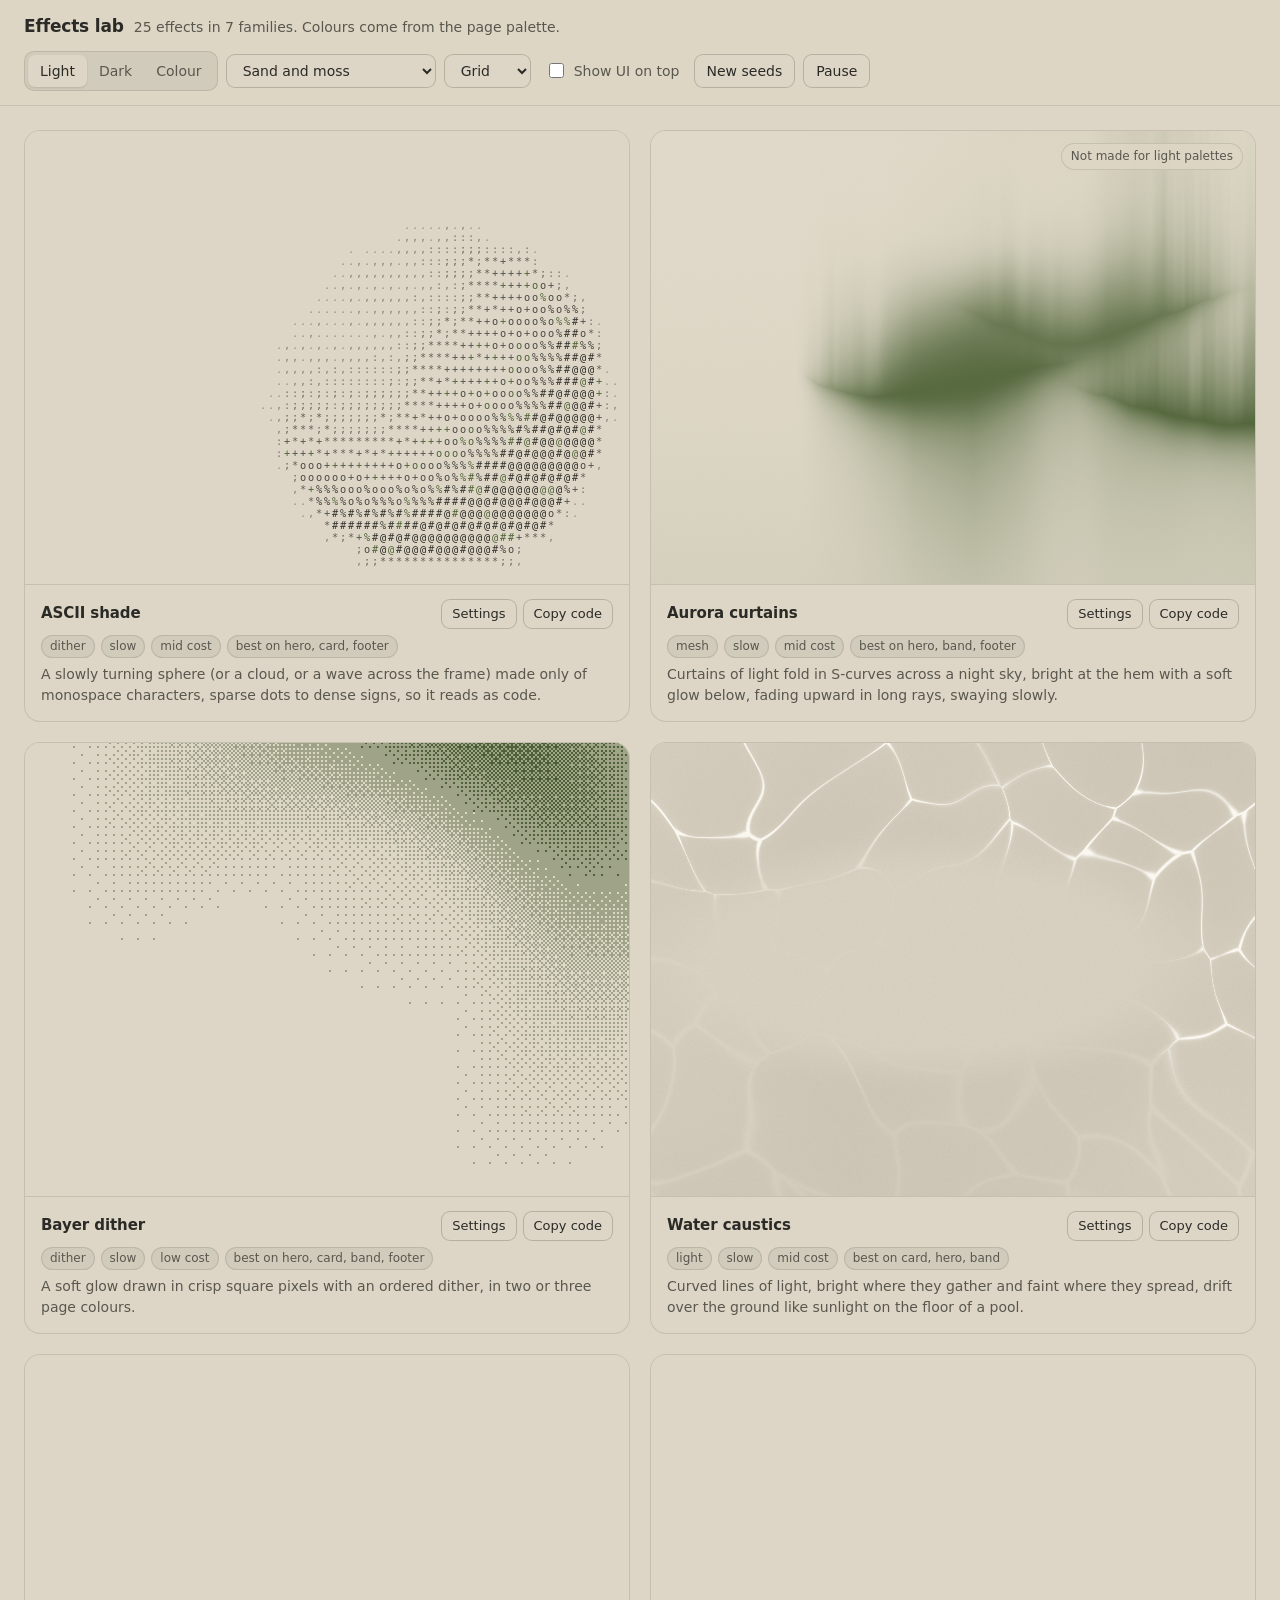
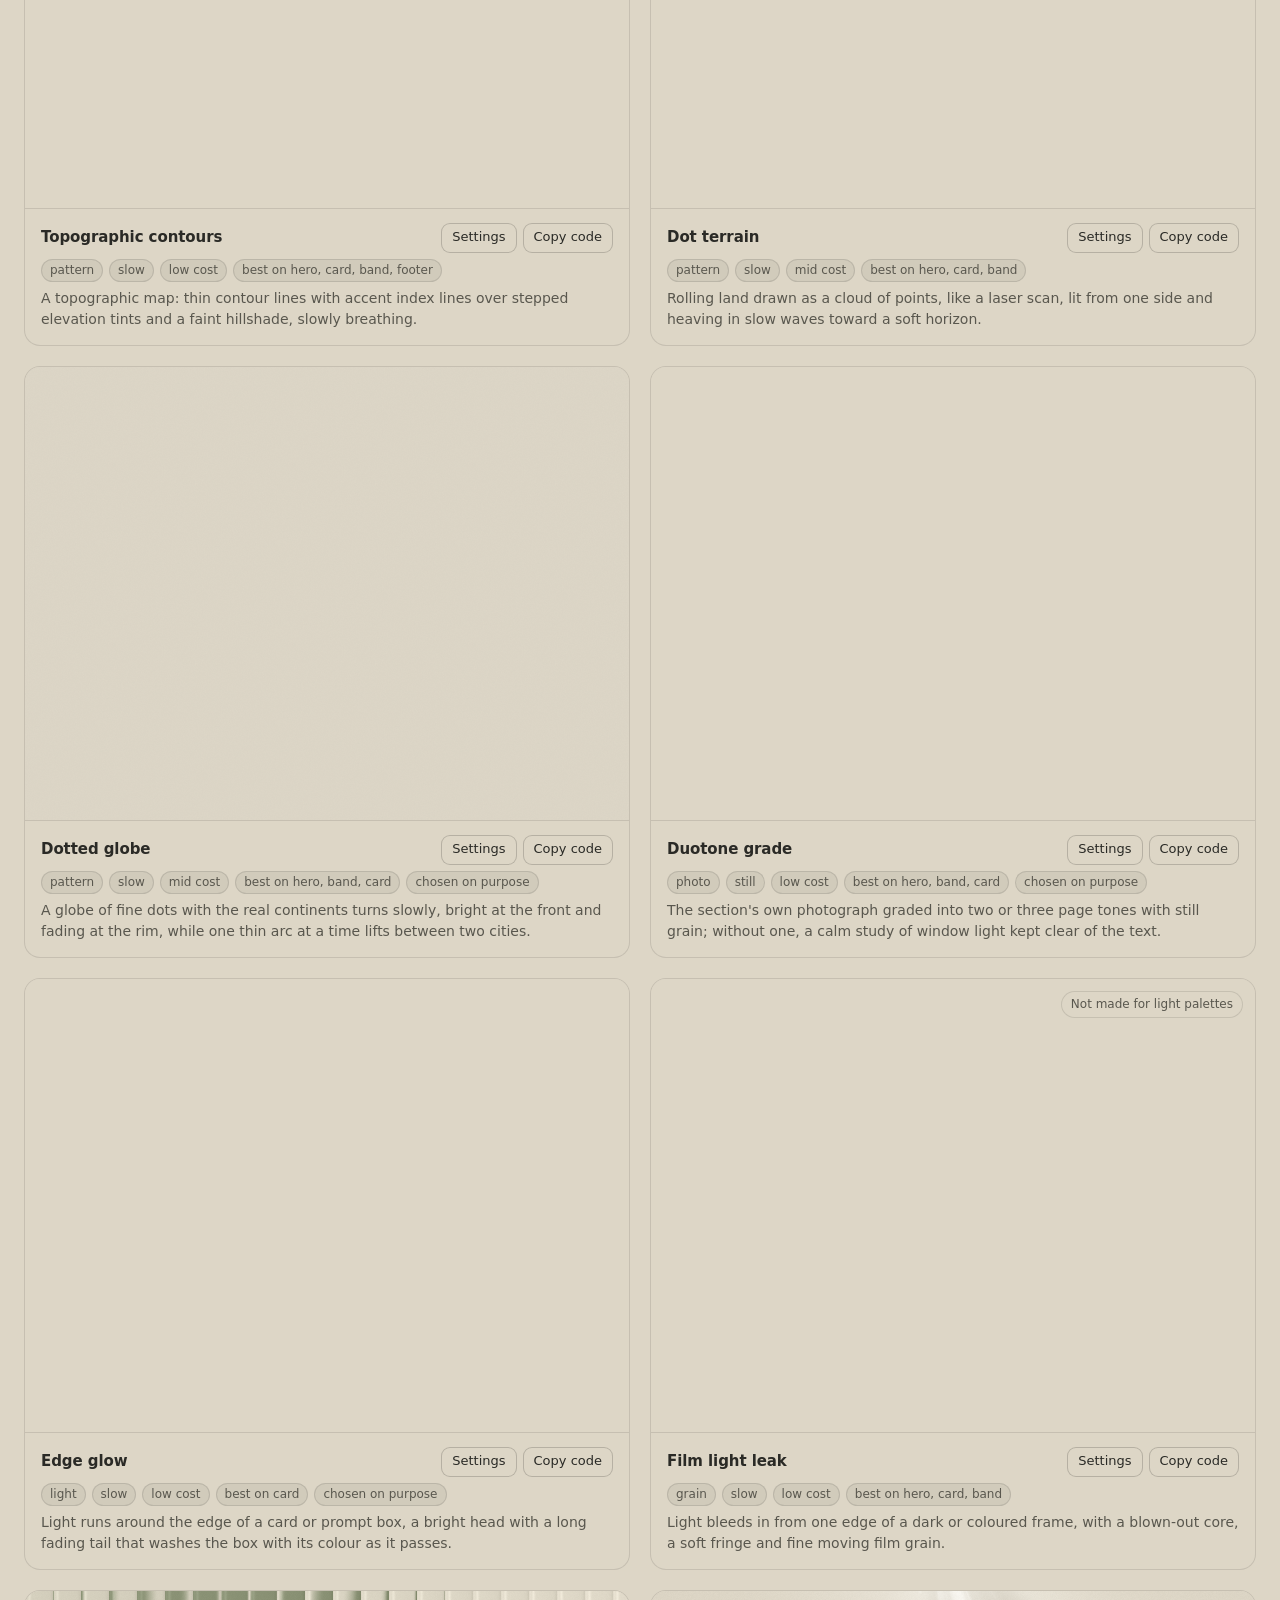
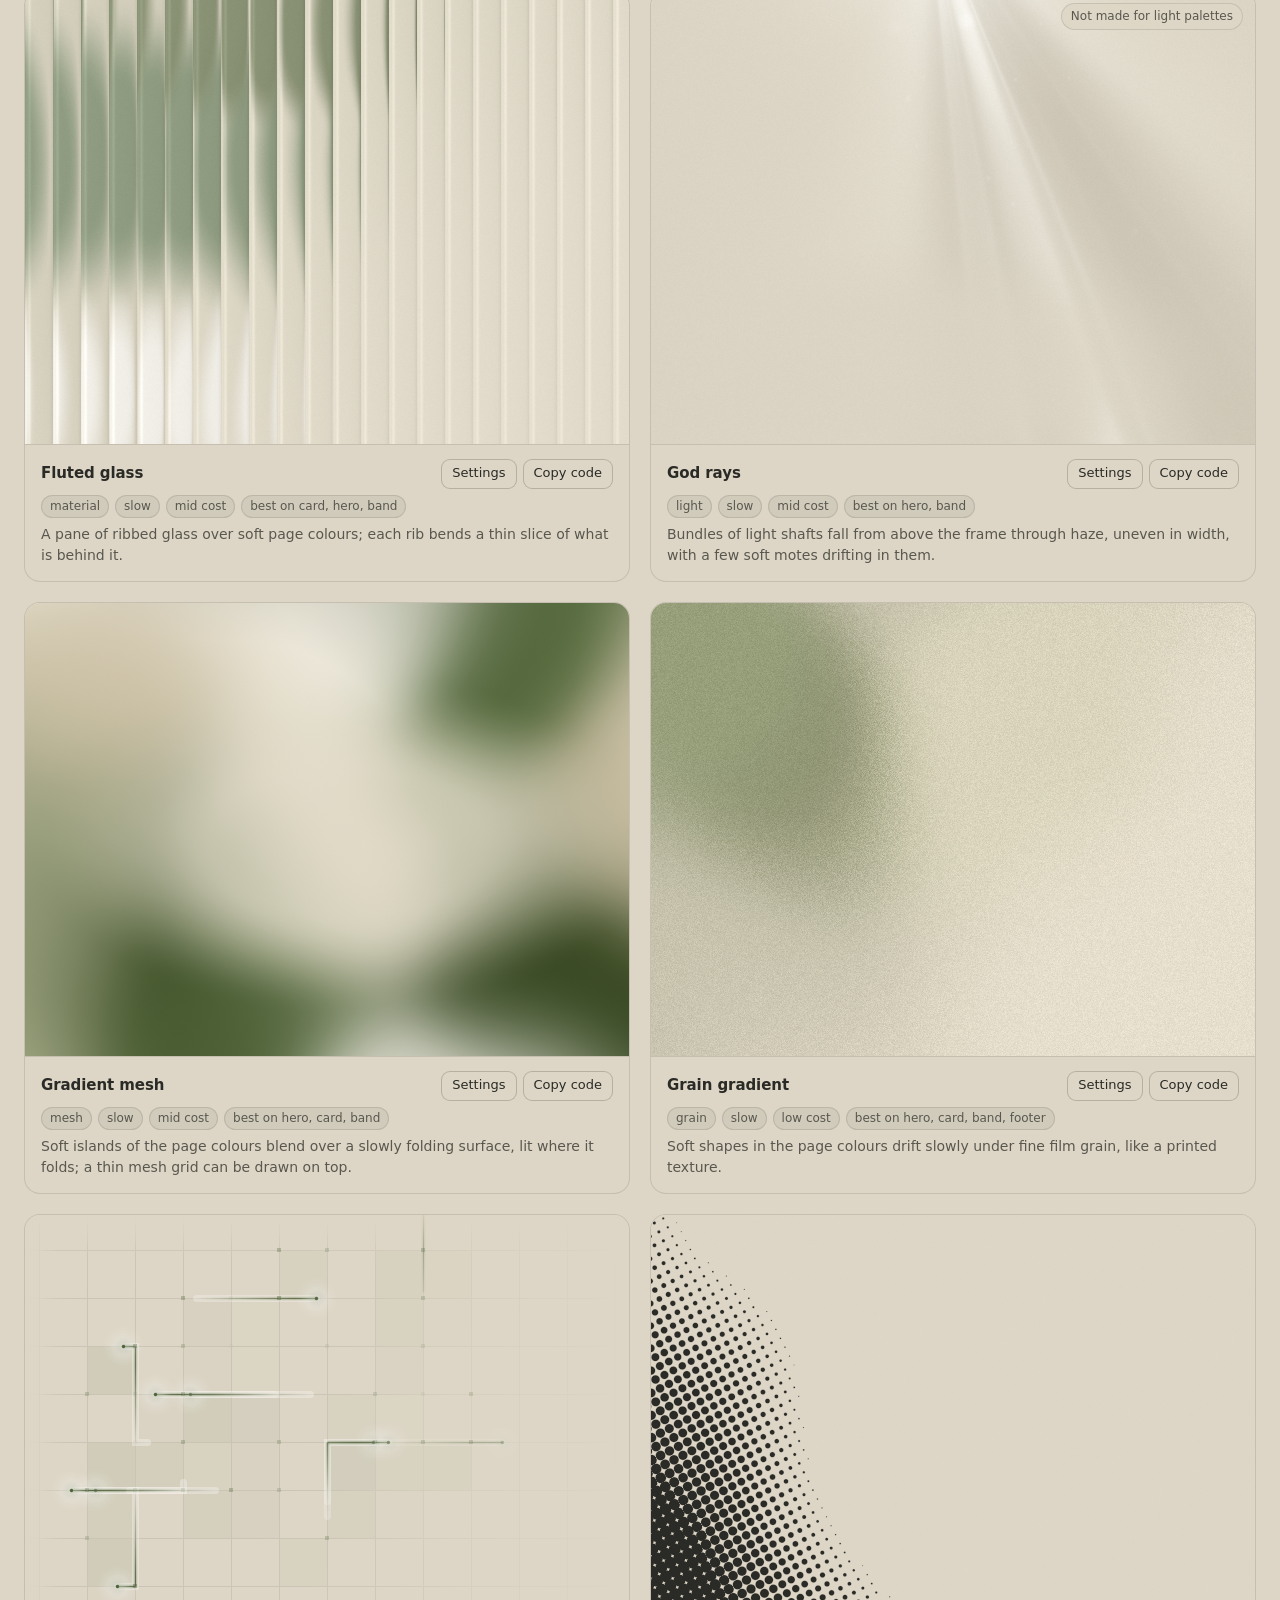
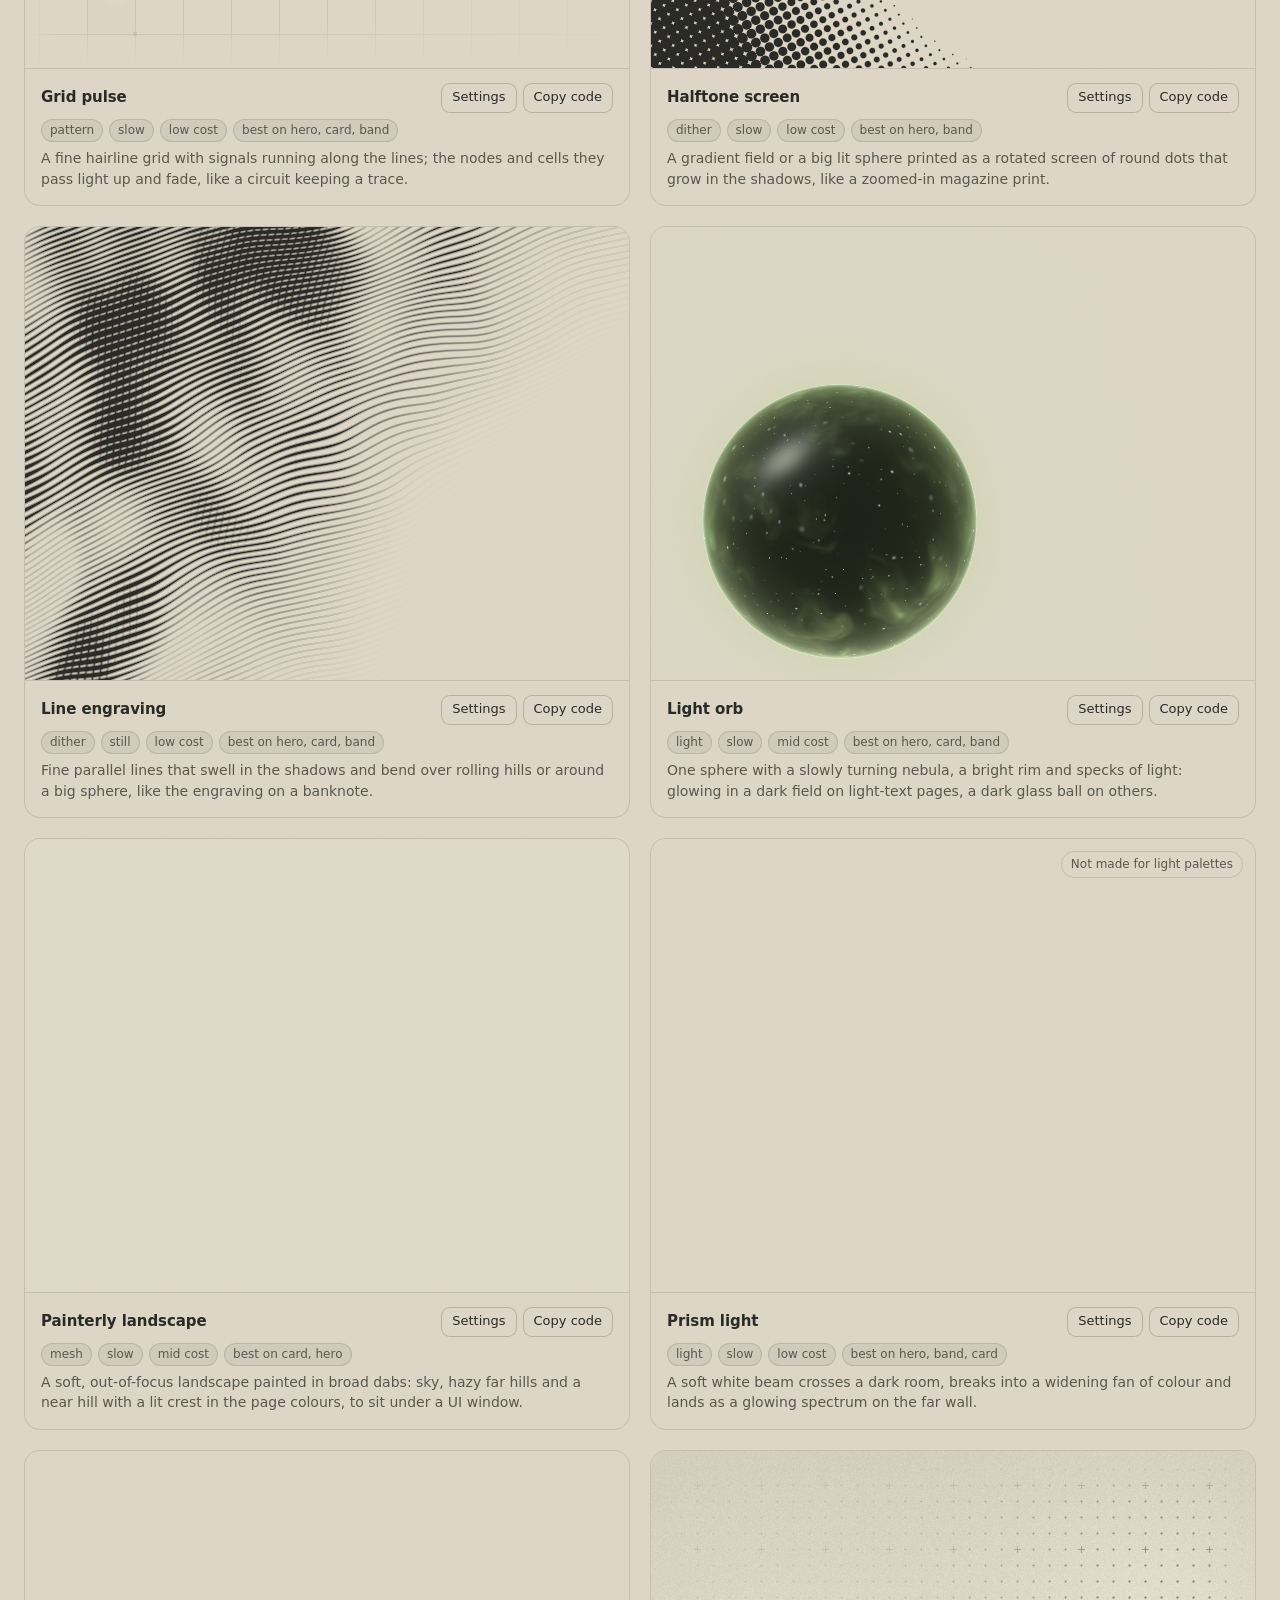
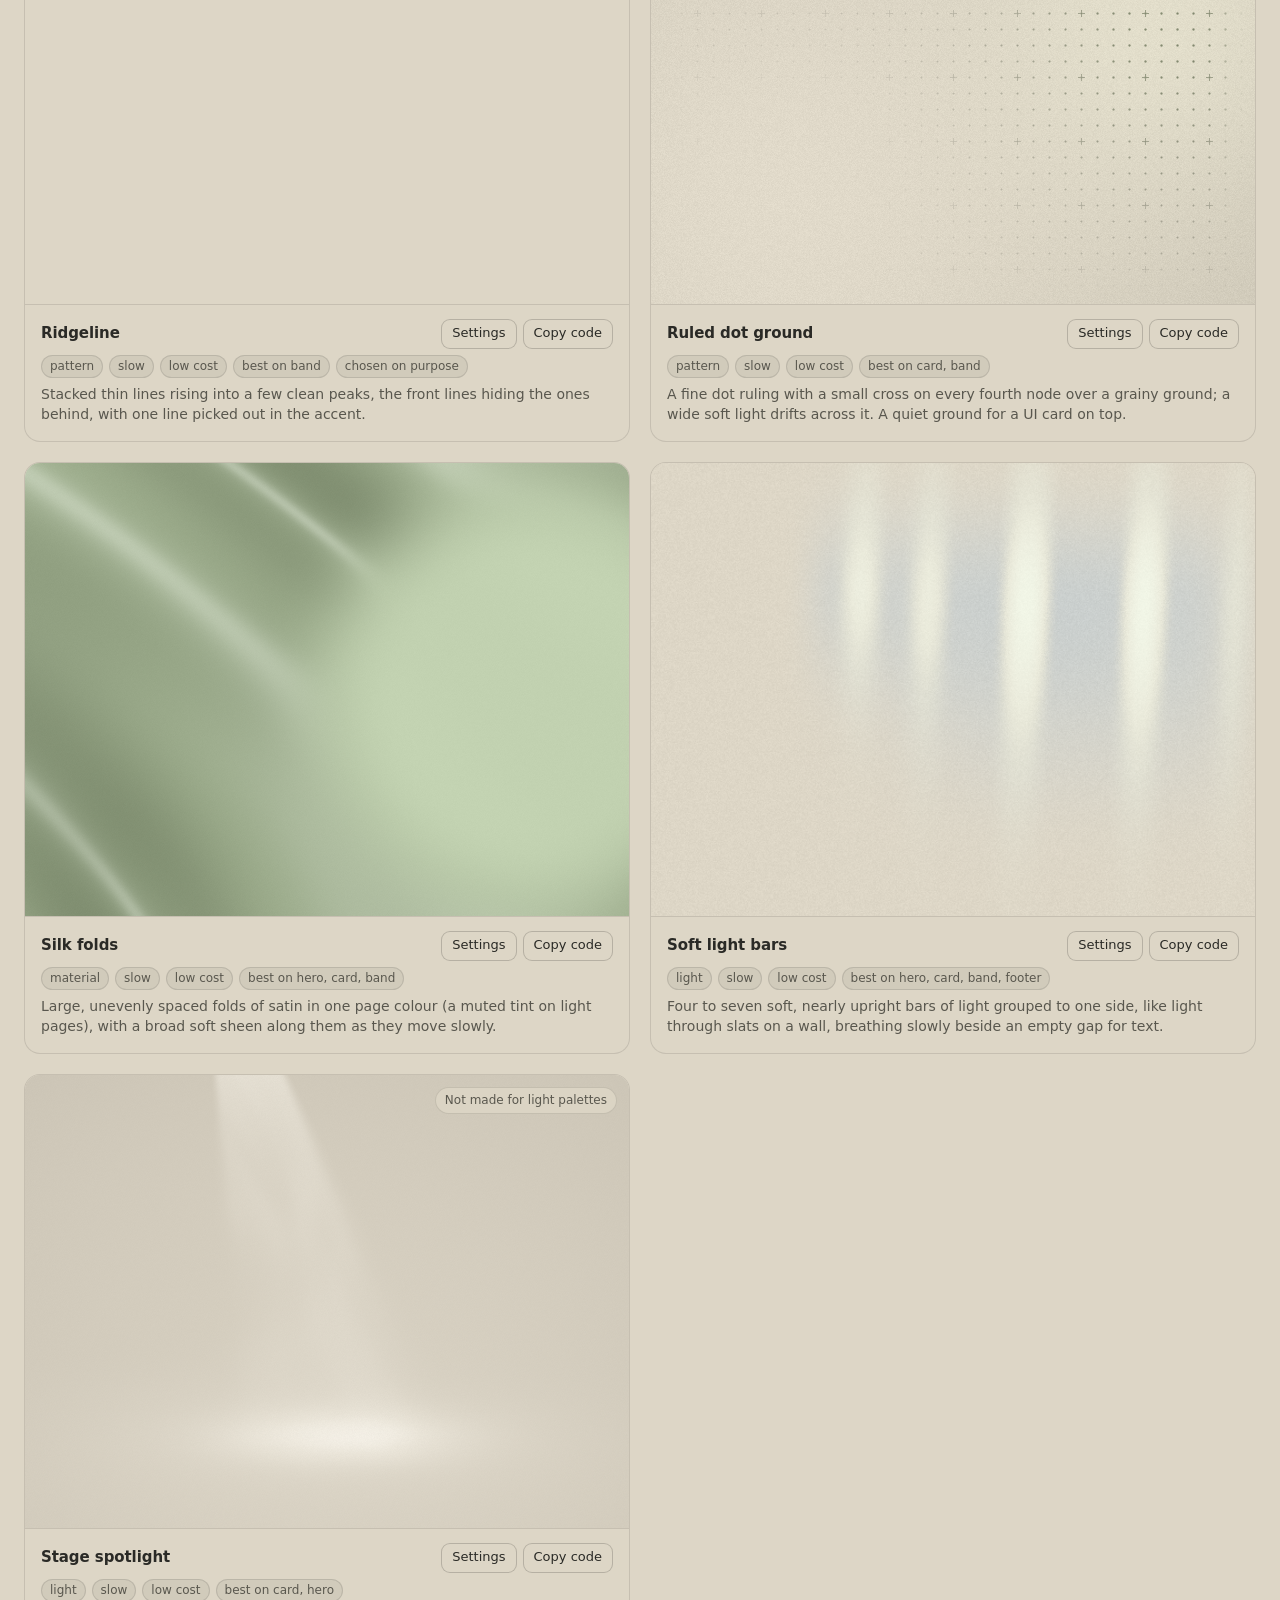
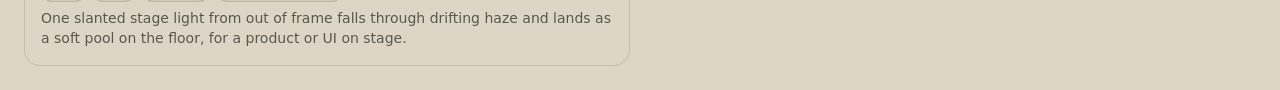
<file: assets/effects/lab.html>
<!doctype html>
<html lang="en">
<head>
<script>window.__tpGlMax = 16;   /* a gallery shows many live effects at once; a page of a site keeps the default 4 (fx.js) */</script>
<meta charset="utf-8">
<meta name="viewport" content="width=device-width, initial-scale=1">
<title>Effects lab</title>
<link rel="icon" href="data:,">
<style>
  :root {
    --bg: #ddd6c6; --surface: #d2cab8; --ink: #2a2a26; --muted: #59574e; --accent: #4f6238; --accent-ink: #ffffff;
    --line: color-mix(in oklab, var(--ink) 13%, transparent);
    --line-strong: color-mix(in oklab, var(--ink) 22%, transparent);
    --chip: color-mix(in oklab, var(--ink) 6%, var(--bg));
    --radius: 16px;
    color-scheme: light;
  }
  * { box-sizing: border-box; }
  html { -webkit-text-size-adjust: 100%; }
  body {
    margin: 0; background: var(--bg); color: var(--ink);
    font: 14px/1.45 ui-sans-serif, system-ui, -apple-system, "Segoe UI", Roboto, "Helvetica Neue", Arial, sans-serif;
    -webkit-font-smoothing: antialiased;
  }
  button, select, input { font: inherit; color: inherit; }
  .bar {
    position: sticky; top: 0; z-index: 20;
    display: flex; flex-wrap: wrap; align-items: center; justify-content: space-between; gap: 12px 20px;
    padding: 14px 24px; background: color-mix(in oklab, var(--bg) 90%, transparent);
    backdrop-filter: saturate(1.2) blur(14px); -webkit-backdrop-filter: saturate(1.2) blur(14px);
    border-bottom: 1px solid var(--line);
  }
  .title { display: flex; align-items: baseline; gap: 10px; min-width: 0; }
  .title h1 { margin: 0; font-size: 17px; font-weight: 640; letter-spacing: -0.01em; }
  .title p { margin: 0; color: var(--muted); white-space: nowrap; overflow: hidden; text-overflow: ellipsis; }
  .controls { display: flex; flex-wrap: wrap; align-items: center; gap: 8px; }
  .seg { display: inline-flex; padding: 3px; border-radius: 10px; background: var(--chip); border: 1px solid var(--line); }
  .seg button { border: 0; background: transparent; padding: 6px 12px; border-radius: 7px; cursor: pointer; color: var(--muted); }
  .seg button[aria-pressed="true"] { background: var(--bg); color: var(--ink); box-shadow: 0 1px 2px color-mix(in oklab, var(--ink) 14%, transparent); }
  .btn, select {
    height: 34px; padding: 0 12px; border-radius: 9px; border: 1px solid var(--line-strong); background: var(--bg);
    cursor: pointer; display: inline-flex; align-items: center; gap: 6px;
  }
  .btn:hover, select:hover { border-color: color-mix(in oklab, var(--ink) 35%, transparent); }
  .btn.primary { background: var(--ink); color: var(--bg); border-color: var(--ink); }
  label.check { display: inline-flex; align-items: center; gap: 7px; padding: 0 6px; cursor: pointer; color: var(--muted); }
  label.check input { accent-color: var(--accent); width: 15px; height: 15px; }
  select { max-width: 210px; }

  .grid {
    display: grid; gap: 20px; padding: 24px; max-width: 1680px; margin: 0 auto;
    grid-template-columns: repeat(auto-fit, minmax(min(100%, 400px), 1fr));
  }
  body[data-layout="wide"] .grid { grid-template-columns: 1fr; max-width: 1280px; }
  body[data-layout="hero"] .grid { grid-template-columns: 1fr; max-width: none; padding: 0; gap: 0; }
  .tile { border: 1px solid var(--line); border-radius: var(--radius); overflow: hidden; background: var(--bg); display: flex; flex-direction: column; min-width: 0; }
  body[data-layout="hero"] .tile { border-radius: 0; border-width: 0 0 1px; }
  .stage { position: relative; aspect-ratio: 4 / 3; overflow: hidden; }
  body[data-layout="wide"] .stage { aspect-ratio: 16 / 9; }
  body[data-layout="hero"] .stage { aspect-ratio: auto; height: 100vh; min-height: 560px; }
  .stage[data-unfit]::after {
    content: attr(data-unfit); position: absolute; top: 12px; right: 12px; padding: 4px 9px; border-radius: 999px;
    font-size: 12px; background: color-mix(in oklab, var(--bg) 85%, transparent); color: var(--muted); border: 1px solid var(--line);
  }

  /* sample content that sits on the effect */
  .sample { position: absolute; inset: 0; display: none; pointer-events: none; }
  body[data-ui="1"] .sample { display: block; }
  .sample-card {
    position: absolute; left: 22px; bottom: 22px; width: min(232px, calc(100% - 44px));
    display: grid; grid-template-columns: 36px 1fr; gap: 10px; align-items: center;
    padding: 12px 14px 12px 12px; border-radius: 12px; background: var(--surface); color: var(--ink);
    box-shadow: 0 1px 1px color-mix(in oklab, var(--ink) 8%, transparent), 0 10px 30px -12px rgb(0 0 0 / 0.3);
    border: 1px solid color-mix(in oklab, var(--ink) 8%, transparent);
  }
  .sample-card .ic {
    width: 36px; height: 36px; border-radius: 8px; background: var(--bg);
    background-image: radial-gradient(color-mix(in oklab, var(--ink) 55%, transparent) 1.1px, transparent 1.4px);
    background-size: 6px 6px; background-position: 3px 3px; border: 1px solid var(--line);
  }
  .sample-card b { display: block; font-size: 13px; font-weight: 600; }
  .sample-card span { display: block; font-size: 12px; color: var(--muted); font-variant-numeric: tabular-nums; }
  .sample-card .track { grid-column: 1 / -1; height: 4px; border-radius: 4px; background: color-mix(in oklab, var(--ink) 12%, transparent); position: relative; }
  .sample-card .track i { position: absolute; inset: 0 45% 0 0; border-radius: inherit; background: var(--accent); }
  .sample-head { position: absolute; left: 24px; top: 22px; right: 24px; color: var(--ink); }
  .sample-head b { display: block; font-size: clamp(18px, 2.2vw, 30px); font-weight: 640; letter-spacing: -0.02em; line-height: 1.1; max-width: 16ch; }
  .sample-head span { display: block; margin-top: 6px; color: var(--muted); max-width: 34ch; }
  body[data-layout="hero"] .sample-head { left: 48px; top: auto; bottom: 30vh; }
  body[data-layout="hero"] .sample-head b { font-size: clamp(36px, 5vw, 72px); }
  body[data-layout="hero"] .sample-card { left: 48px; bottom: 48px; }

  /* card layout: a feature card with an inset effect panel and a small UI window on it */
  .card-head { display: none; }
  body[data-layout="card"] .grid { grid-template-columns: repeat(auto-fit, minmax(min(100%, 460px), 1fr)); max-width: 1240px; gap: 16px; }
  body[data-layout="card"] .tile { padding: 22px; border: 0; background: color-mix(in oklab, var(--ink) 4.5%, var(--bg)); border-radius: 18px; }
  body[data-layout="card"] .card-head { display: block; }
  .card-head b { display: block; font-size: 15px; font-weight: 620; }
  .card-head p { margin: 4px 0 0; color: var(--muted); max-width: 52ch; }
  body[data-layout="card"] .stage { margin-top: 18px; border-radius: 12px; aspect-ratio: 16 / 10; }
  body[data-layout="card"] .info { display: none; }
  body[data-layout="card"] .sample { display: block; }
  body[data-layout="card"] .sample-head, body[data-layout="card"] .sample-card { display: none; }
  .window { display: none; }
  body[data-layout="card"] .window {
    display: block; position: absolute; left: 50%; top: 54%; transform: translate(-50%, -50%); width: 64%;
    border-radius: 10px; background: var(--surface); color: var(--ink);
    box-shadow: 0 1px 0 color-mix(in oklab, var(--ink) 6%, transparent), 0 18px 40px -16px rgb(0 0 0 / 0.35);
    border: 1px solid color-mix(in oklab, var(--ink) 10%, transparent); overflow: hidden; font-size: 12px;
  }
  .window .wbar { display: flex; align-items: center; gap: 5px; padding: 8px 10px; border-bottom: 1px solid var(--line); }
  .window .wbar i { width: 7px; height: 7px; border-radius: 50%; background: color-mix(in oklab, var(--ink) 22%, transparent); }
  .window .wbar span { margin-left: 8px; color: var(--muted); }
  .window .wbody { padding: 12px 12px 14px; display: grid; gap: 8px; }
  .window .wrow { display: flex; align-items: center; justify-content: space-between; gap: 10px; }
  .window .wrow em { font-style: normal; color: var(--muted); font-variant-numeric: tabular-nums; }
  .window .wbtn { justify-self: start; margin-top: 2px; padding: 5px 10px; border-radius: 7px; background: var(--accent); color: var(--accent-ink); font-weight: 600; }
  .info { padding: 14px 16px 16px; display: grid; gap: 4px; border-top: 1px solid var(--line); }
  body[data-layout="hero"] .info { display: none; }
  .info-top { display: flex; align-items: center; justify-content: space-between; gap: 12px; }
  .info h2 { margin: 0; font-size: 15px; font-weight: 620; letter-spacing: -0.005em; }
  .tags { display: flex; flex-wrap: wrap; gap: 6px; margin: 2px 0 2px; }
  .tags span { font-size: 12px; padding: 2px 8px; border-radius: 999px; background: var(--chip); color: var(--muted); border: 1px solid var(--line); }
  .look { margin: 0; color: var(--muted); }
  .actions { display: flex; gap: 6px; flex: none; }
  .actions .btn { height: 30px; padding: 0 10px; font-size: 13px; }

  .params { display: none; padding: 4px 16px 16px; gap: 10px 18px; grid-template-columns: repeat(auto-fill, minmax(170px, 1fr)); }
  .tile.open .params { display: grid; }
  .param { display: grid; gap: 4px; }
  .param label { display: flex; justify-content: space-between; font-size: 12px; color: var(--muted); }
  .param output { color: var(--ink); font-variant-numeric: tabular-nums; }
  .param input[type=range] { width: 100%; accent-color: var(--ink); margin: 0; }
  .params .row { grid-column: 1 / -1; display: flex; gap: 8px; align-items: center; }
  .params .row input { width: 90px; height: 30px; border-radius: 8px; border: 1px solid var(--line-strong); background: var(--bg); padding: 0 8px; }

  .empty { padding: 80px 24px; text-align: center; color: var(--muted); }
  .toast {
    position: fixed; left: 50%; bottom: 24px; transform: translate(-50%, 20px); opacity: 0; pointer-events: none;
    background: var(--ink); color: var(--bg); padding: 9px 14px; border-radius: 10px; transition: .25s ease; z-index: 30;
  }
  .toast.on { opacity: 1; transform: translate(-50%, 0); }
  @media (max-width: 640px) {
    .bar { padding: 12px 16px; }
    .grid { padding: 16px; gap: 16px; }
    .title p { display: none; }
  }
</style>
</head>
<body data-layout="grid">
<header class="bar">
  <div class="title">
    <h1>Effects lab</h1>
    <p id="count"></p>
  </div>
  <div class="controls">
    <div class="seg" role="group" aria-label="Palette type">
      <button type="button" data-kind="light">Light</button>
      <button type="button" data-kind="dark">Dark</button>
      <button type="button" data-kind="colour">Colour</button>
    </div>
    <select id="pal" aria-label="Palette"></select>
    <select id="layout" aria-label="Layout"><option value="grid">Grid</option><option value="card">Cards</option><option value="wide">Wide</option><option value="hero">Hero</option></select>
    <label class="check"><input type="checkbox" id="ui"> Show UI on top</label>
    <button type="button" class="btn" id="reseed">New seeds</button>
    <button type="button" class="btn" id="pause">Pause</button>
  </div>
</header>
<main class="grid" id="grid"></main>
<div class="toast" id="toast" role="status"></div>
<script id="palettes" type="application/json">[{"id":"white-link-blue","name":"Sheet and biro","bg":"#ffffff","surface":"#f4f4f4","ink":"#111111","muted":"#6b6b6b","accent":"#1a4be0","accentInk":"#ffffff"},{"id":"cool-white-slate","name":"Frost and slate","bg":"#f7f9fa","surface":"#ecf0f2","ink":"#1f3038","muted":"#5d6b72","accent":"#0d7480","accentInk":"#ffffff"},{"id":"rose-grey-green","name":"Rose grey, green","bg":"#ebe5e3","surface":"#e1dad7","ink":"#2b2622","muted":"#6a615d","accent":"#0f7d45","accentInk":"#ffffff"},{"id":"paper-grey-brass","name":"Newsprint and brass","bg":"#e8e8e3","surface":"#dcdcd6","ink":"#181715","muted":"#63625c","accent":"#bfb21a","accentInk":"#181715"},{"id":"stone-blueprint","name":"Stone and blueprint","bg":"#dfdedb","surface":"#d3d2ce","ink":"#26251e","muted":"#5f5d55","accent":"#2456d6","accentInk":"#ffffff"},{"id":"white-navy-tab","name":"Navy on white","bg":"#ffffff","surface":"#f4f4f2","ink":"#1f2b4d","muted":"#6a7186","accent":"#f7941d","accentInk":"#1f2b4d"},{"id":"three-stones","name":"Three stones","bg":"#eeecea","surface":"#e4e1dd","ink":"#333231","muted":"#6b6763","accent":"#5c6b54","accentInk":"#ffffff"},{"id":"putty-black-teal","name":"Putty and black","bg":"#dedad3","surface":"#d3cec6","ink":"#0a0a0a","muted":"#5c5852","accent":"#256f82","accentInk":"#ffffff"},{"id":"moss-sand","name":"Sand and moss","bg":"#ddd6c6","surface":"#d2cab8","ink":"#2a2a26","muted":"#59574e","accent":"#4f6238","accentInk":"#ffffff"},{"id":"green-mat-chocolate","name":"Bone, green, chocolate","bg":"#e5e1d8","surface":"#dad5ca","ink":"#2a1d17","muted":"#6b5b51","accent":"#456f3a","accentInk":"#ffffff"},{"id":"lunar-grey-bronze","name":"Lunar and bronze","bg":"#111111","surface":"#1c1c1c","ink":"#f2f2f2","muted":"#8f8f8f","accent":"#a08672","accentInk":"#111111"},{"id":"blue-black-cornflower","name":"Night and sky blue","bg":"#0a0d14","surface":"#131824","ink":"#e9edf3","muted":"#8891a1","accent":"#5ab9fc","accentInk":"#0a0d14"},{"id":"green-black-bone","name":"Green-black and bone","bg":"#161c1a","surface":"#1f2725","ink":"#e3e2da","muted":"#8e948d","accent":"#9fc7b8","accentInk":"#161c1a"},{"id":"black-crimson","name":"Black and crimson","bg":"#0a0a0a","surface":"#151515","ink":"#efefef","muted":"#8c8c8c","accent":"#b11226","accentInk":"#ffffff"},{"id":"forest-pale-lime","name":"Forest and lime","bg":"#0f1f10","surface":"#162a17","ink":"#ffffff","muted":"#9aa39a","accent":"#c6f19d","accentInk":"#0f1f10"},{"id":"charcoal-room-sage","name":"Charcoal and sage","bg":"#1c1c1c","surface":"#262626","ink":"#f1f1ef","muted":"#9a9b96","accent":"#8fa68e","accentInk":"#1c1c1c"},{"id":"warm-black-gold","name":"Warm black, gold","bg":"#0c0a08","surface":"#181512","ink":"#ffffff","muted":"#8f8a84","accent":"#c9a45a","accentInk":"#0c0a08"},{"id":"graphite-safety-orange","name":"Graphite and orange","bg":"#18191b","surface":"#222427","ink":"#eff0f1","muted":"#9c9ea3","accent":"#ff4a1f","accentInk":"#18191b"},{"id":"soot-pale-lime","name":"Soot and lime","bg":"#0f0f0f","surface":"#1a1a1a","ink":"#ffffff","muted":"#8f8f8f","accent":"#dafa9c","accentInk":"#0f0f0f"},{"id":"plum-black-pink","name":"Plum-black and pink","bg":"#0d060b","surface":"#1b0e17","ink":"#ffffff","muted":"#9a8f97","accent":"#ff488b","accentInk":"#0d060b"},{"id":"white-signal-red","name":"Signal red, white","bg":"#ffffff","surface":"#f2f2f2","ink":"#0a0a0a","muted":"#6b6b6b","accent":"#d92b21","accentInk":"#ffffff"},{"id":"white-mint-tiles","name":"Greys and mint","bg":"#ffffff","surface":"#f3f3f3","ink":"#232323","muted":"#6e6e6e","accent":"#a1ffcb","accentInk":"#232323"},{"id":"cool-grey-cobalt","name":"Cool grey, cobalt","bg":"#eef0f3","surface":"#e2e5ea","ink":"#0b0c0e","muted":"#5d6470","accent":"#1f2de6","accentInk":"#ffffff"},{"id":"offwhite-bottle-yellow","name":"Bottle ink, yellow","bg":"#f7f7f7","surface":"#ebebeb","ink":"#0d2a1c","muted":"#5f6b64","accent":"#f6e016","accentInk":"#0d2a1c"},{"id":"teal-on-paper","name":"Teal on paper","bg":"#f7f9f8","surface":"#ebf0ee","ink":"#06525c","muted":"#2f737d","accent":"#06525c","accentInk":"#f7f9f8"},{"id":"navy-pink","name":"Navy and pink","bg":"#1a2039","surface":"#212846","ink":"#f9a3c0","muted":"#b9879c","accent":"#f9a3c0","accentInk":"#1a2039"},{"id":"blush-aubergine","name":"Blush and aubergine","bg":"#edccbe","surface":"#e8c2b2","ink":"#351a2b","muted":"#6c4857","accent":"#351a2b","accentInk":"#edccbe"},{"id":"cobalt-on-sand","name":"Cobalt on sand","bg":"#e6dbc7","surface":"#ddd0b9","ink":"#062b8a","muted":"#3a5aa8","accent":"#062b8a","accentInk":"#e6dbc7"},{"id":"oxblood-grey","name":"Oxblood and grey","bg":"#e2e2e2","surface":"#d6d6d6","ink":"#7d0c14","muted":"#7a4a4e","accent":"#7d0c14","accentInk":"#e2e2e2"},{"id":"olive-on-bone","name":"Olive on bone","bg":"#ecebe7","surface":"#e1dfd9","ink":"#38450f","muted":"#5d683a","accent":"#38450f","accentInk":"#ecebe7"},{"id":"burgundy-bubblegum","name":"Burgundy and bubblegum","bg":"#3d0012","surface":"#4d0519","ink":"#ff99d3","muted":"#c77aa0","accent":"#ff99d3","accentInk":"#3d0012"},{"id":"bottle-green-gold","name":"Bottle green, gold","bg":"#133621","surface":"#1a4429","ink":"#f4d96c","muted":"#b3a55e","accent":"#f4d96c","accentInk":"#133621"},{"id":"cobalt-field","name":"Cobalt field","bg":"#0034eb","surface":"#002fd6","ink":"#ffffff","muted":"#dfe4f2","accent":"#e9e34a","accentInk":"#111111"},{"id":"mustard-field","name":"Mustard and black","bg":"#e1ac10","surface":"#cd9d0f","ink":"#0b0b0b","muted":"#4d3d0a","accent":"#24338f","accentInk":"#ffffff"},{"id":"carmine-field","name":"Carmine field","bg":"#9c1220","surface":"#8a101c","ink":"#ffffff","muted":"#f0b9bd","accent":"#ffd9dc","accentInk":"#9c1220"},{"id":"pink-field-lime","name":"Bubblegum and lime","bg":"#ff87ab","surface":"#ff739d","ink":"#0a0a0a","muted":"#6b1f3a","accent":"#def915","accentInk":"#0a0a0a"},{"id":"sky-field-navy","name":"Sky and navy","bg":"#6bb4ee","surface":"#7dbdf0","ink":"#0e1822","muted":"#1b3d5c","accent":"#ff5a1f","accentInk":"#0e1822"},{"id":"orange-field-black","name":"Orange and black","bg":"#ff7a1f","surface":"#ff8633","ink":"#050f16","muted":"#5a2306","accent":"#050f16","accentInk":"#ff7a1f"},{"id":"tobacco-olive","name":"Tobacco and olive","bg":"#472913","surface":"#55321a","ink":"#e4e0cf","muted":"#b39f84","accent":"#525e1b","accentInk":"#e4e0cf"},{"id":"poster-chapters","name":"Poster chapters","bg":"#e6e0d2","surface":"#dcd5c5","ink":"#1a1a1a","muted":"#5f5b52","accent":"#18bc42","accentInk":"#1a1a1a"},{"id":"blue-red-black","name":"Blue, red, black","bg":"#ffffff","surface":"#f3f3f3","ink":"#0a0a0a","muted":"#6b6b6b","accent":"#1f30e0","accentInk":"#ffffff"},{"id":"charcoal-primaries","name":"Charcoal and primaries","bg":"#191919","surface":"#242424","ink":"#ffffff","muted":"#9a9a9a","accent":"#0c7866","accentInk":"#ffffff"},{"id":"ultramarine-yellow","name":"Ultramarine and yellow","bg":"#1423b8","surface":"#1220a6","ink":"#ffffff","muted":"#e4e2d6","accent":"#1fc27a","accentInk":"#0a0a0a"},{"id":"candy-chapters","name":"Candy chapters","bg":"#ffd249","surface":"#f5c63c","ink":"#0a0a0a","muted":"#5e4a0a","accent":"#f53fd6","accentInk":"#0a0a0a"},{"id":"orange-sky-lime","name":"Orange, sky, lime","bg":"#ff8126","surface":"#ff8d3a","ink":"#111111","muted":"#5c2a05","accent":"#de194b","accentInk":"#ffffff"},{"id":"post-red-mustard","name":"Post red, mustard","bg":"#e2dccf","surface":"#d7d0c1","ink":"#2a1110","muted":"#6b524c","accent":"#4a6f84","accentInk":"#ffffff"},{"id":"mint-orange-grey","name":"Grey, mint, orange","bg":"#ffffff","surface":"#f5f5f5","ink":"#000000","muted":"#666666","accent":"#a7ff9c","accentInk":"#000000"},{"id":"report-blocks","name":"Report blocks","bg":"#ffffff","surface":"#f6f6f6","ink":"#000000","muted":"#5f5f5f","accent":"#fe7141","accentInk":"#000000"},{"id":"card-pastels","name":"Card pastels","bg":"#f7f7f5","surface":"#ebebe8","ink":"#000000","muted":"#666662","accent":"#d0106f","accentInk":"#ffffff"},{"id":"mint-pink-accounts","name":"Mint and pink","bg":"#f8f8f8","surface":"#eeeeee","ink":"#0a0a0a","muted":"#6a6a6a","accent":"#1f6b3a","accentInk":"#ffffff"},{"id":"swap-pastels","name":"Swapping pastels","bg":"#c3d7e5","surface":"#d0e0eb","ink":"#141414","muted":"#4a5068","accent":"#0f5257","accentInk":"#ffffff"},{"id":"blush-sage-slate","name":"Blush, sage, slate","bg":"#a6b3bc","surface":"#b2bdc5","ink":"#1c1c1c","muted":"#38424a","accent":"#2c3620","accentInk":"#e3e2da"},{"id":"candy-on-black","name":"Candy on black","bg":"#000000","surface":"#0d0d0d","ink":"#ffffff","muted":"#999999","accent":"#93f1f7","accentInk":"#000000"},{"id":"sky-sand","name":"Sky and sand","bg":"#cbe4f2","surface":"#bcdcee","ink":"#0a0a0a","muted":"#44606e","accent":"#b0298f","accentInk":"#ffffff"},{"id":"studio-grey","name":"Studio grey","bg":"#a8a8aa","surface":"#b4b4b6","ink":"#0e0e0e","muted":"#3a3a3c","accent":"#1f5c49","accentInk":"#ffffff"},{"id":"walnut-tan","name":"Walnut and tan","bg":"#2b2216","surface":"#382d1e","ink":"#e4e2da","muted":"#a39a8b","accent":"#bda38b","accentInk":"#2b2216"}]</script>
<script id="presets" type="application/json">{"light":"moss-sand","dark":"blue-black-cornflower","colour":"cobalt-field"}</script>
<script type="module">
  import fx from './fx.js';

  const q = new URLSearchParams(location.search);
  const PALETTES = JSON.parse(document.getElementById('palettes').textContent);
  const PRESETS = JSON.parse(document.getElementById('presets').textContent);
  const byId = Object.fromEntries(PALETTES.map(p => [p.id, p]));
  const $ = s => document.querySelector(s);
  const grid = $('#grid');

  if (q.has('fallback')) fx.config.forceFallback = true;
  if (q.has('webgl1')) fx.config.forceWebGL1 = true;
  if (q.has('time')) fx.setClock(+q.get('time'));
  document.body.dataset.layout = ['wide', 'hero', 'card'].includes(q.get('layout')) ? q.get('layout') : 'grid';
  $('#layout').value = document.body.dataset.layout;
  $('#layout').addEventListener('change', e => { document.body.dataset.layout = e.target.value; syncUrl(); });
  document.body.dataset.ui = q.get('ui') === '1' ? '1' : '0';
  $('#ui').checked = document.body.dataset.ui === '1';

  let palette = pickPalette(q.get('palette') || 'light');
  let paused = false;
  const tiles = [];

  function pickPalette(key) {
    const id = PRESETS[key] || key;
    return byId[id] || byId[PRESETS.light] || PALETTES[0];
  }
  function applyPalette(p) {
    const r = document.documentElement.style;
    r.setProperty('--bg', p.bg); r.setProperty('--surface', p.surface); r.setProperty('--ink', p.ink);
    r.setProperty('--muted', p.muted); r.setProperty('--accent', p.accent); r.setProperty('--accent-ink', p.accentInk);
    document.documentElement.style.colorScheme = fx.paletteKind(p) === 'light' ? 'light' : 'dark';
    const kind = fx.paletteKind(p);
    for (const b of document.querySelectorAll('.seg button')) b.setAttribute('aria-pressed', String(PRESETS[b.dataset.kind] === p.id));
    $('#pal').value = p.id;
    for (const t of tiles) {
      const fits = t.meta.palettes.includes(kind);
      if (fits) t.stage.removeAttribute('data-unfit'); else t.stage.setAttribute('data-unfit', `Not made for ${kind} palettes`);
      t.ctrl?.setPalette(fx.normalizePalette(p));
    }
  }
  function toast(msg) {
    const el = $('#toast'); el.textContent = msg; el.classList.add('on');
    clearTimeout(toast.t); toast.t = setTimeout(() => el.classList.remove('on'), 1600);
  }
  const fmt = (v, d) => (d.step && d.step >= 1 ? String(Math.round(v)) : (+v).toFixed(2));

  function snippet(t) {
    const p = t.ctrl.params, d = t.meta.params || {};
    const changed = Object.fromEntries(Object.entries(p).filter(([k, v]) => d[k] && v !== d[k].default));
    const attrs = [`data-fx="${t.meta.id}"`, `data-fx-seed="${t.ctrl.seed}"`];
    if (Object.keys(changed).length) attrs.push(`data-fx-params='${JSON.stringify(changed)}'`);
    return `<div ${attrs.join(' ')}></div>`;
  }

  function buildTile(meta, i) {
    const tile = document.createElement('article');
    tile.className = 'tile';
    tile.dataset.id = meta.id;
    tile.innerHTML = `
      <div class="card-head"><b></b><p></p></div>
      <div class="stage">
        <div class="sample" aria-hidden="true">
          <div class="window"><div class="wbar"><i></i><i></i><i></i><span>Settings</span></div>
            <div class="wbody"><div class="wrow"><span>Grain</span><em>0.60</em></div><div class="wrow"><span>Speed</span><em>0.50</em></div><span class="wbtn">Apply</span></div></div>
          <div class="sample-head"><b>A headline sits here</b><span>Secondary text, to check contrast on the effect.</span></div>
          <div class="sample-card"><div class="ic"></div><div><b></b><span></span></div><div class="track"><i></i></div></div>
        </div>
      </div>
      <div class="info">
        <div class="info-top">
          <h2></h2>
          <div class="actions">
            <button type="button" class="btn" data-act="params" aria-expanded="false">Settings</button>
            <button type="button" class="btn" data-act="copy">Copy code</button>
          </div>
        </div>
        <div class="tags"></div>
        <p class="look"></p>
      </div>
      <div class="params"></div>`;
    tile.querySelector('h2').textContent = meta.name;
    tile.querySelector('.card-head b').textContent = meta.name;
    tile.querySelector('.card-head p').textContent = meta.look;
    tile.querySelector('.window .wbar span').textContent = meta.name;
    const wk = Object.keys(meta.params || {}).slice(0, 2);
    tile.querySelectorAll('.window .wrow').forEach((row, n) => {
      const k = wk[n];
      if (!k) { row.remove(); return; }
      row.querySelector('span').textContent = k[0].toUpperCase() + k.slice(1);
      row.querySelector('em').textContent = fmt(meta.params[k].default, meta.params[k]);
    });
    tile.querySelector('.look').textContent = meta.look;
    tile.querySelector('.sample-card b').textContent = meta.name;
    const keys = Object.keys(meta.params || {}).slice(0, 2);
    tile.querySelector('.sample-card span').textContent = keys.map(k => `${k} ${fmt(meta.params[k].default, meta.params[k])}`).join(' · ');
    const tags = [meta.family, meta.motion, `${meta.cost} cost`, `best on ${meta.bestOn.join(', ')}`, ...(meta.random === false ? ['chosen on purpose'] : [])];
    tile.querySelector('.tags').append(...tags.map(s => Object.assign(document.createElement('span'), { textContent: s })));
    const stage = tile.querySelector('.stage');
    const seed = q.has('seed') ? (+q.get('seed') + i * 101) : 1000 + i * 37;
    const t = { meta, tile, stage, seed, ctrl: null };
    tile.querySelector('[data-act="copy"]').addEventListener('click', async () => {
      if (!t.ctrl) return;
      try { await navigator.clipboard.writeText(snippet(t)); toast('Code copied'); }
      catch (_) { prompt('Copy this code', snippet(t)); }
    });
    tile.querySelector('[data-act="params"]').addEventListener('click', e => {
      const open = tile.classList.toggle('open');
      e.currentTarget.setAttribute('aria-expanded', String(open));
    });
    buildParams(t);
    return t;
  }

  function buildParams(t) {
    const box = t.tile.querySelector('.params');
    box.innerHTML = '';
    for (const [k, d] of Object.entries(t.meta.params || {})) {
      const id = `${t.meta.id}-${k}`;
      const row = document.createElement('div');
      row.className = 'param';
      row.innerHTML = `<label for="${id}"><span>${k}</span><output></output></label><input type="range" id="${id}">`;
      const inp = row.querySelector('input'), out = row.querySelector('output');
      inp.min = d.min; inp.max = d.max; inp.step = d.step || (d.max - d.min) / 100; inp.value = d.default;
      out.textContent = fmt(d.default, d);
      inp.addEventListener('input', () => { out.textContent = fmt(+inp.value, d); t.ctrl?.set({ [k]: +inp.value }); });
      box.append(row);
    }
    const row = document.createElement('div');
    row.className = 'row';
    row.innerHTML = `<span>Seed</span><input type="number" min="0" max="9999" step="1"><button type="button" class="btn">Reset</button>`;
    const seedIn = row.querySelector('input');
    seedIn.value = t.seed;
    seedIn.addEventListener('change', () => { t.seed = +seedIn.value || 0; remount(t); });
    row.querySelector('button').addEventListener('click', () => { buildParams(t); remount(t); });
    box.append(row);
  }

  async function remount(t, params) {
    t.ctrl = await fx.mount(t.stage, t.meta.id, { palette: fx.normalizePalette(palette), params: params || currentParams(t), seed: t.seed });
    if (paused) t.ctrl.pause();
    t.tile.querySelector('.params .row input').value = t.seed;
    // the seed may place the calm area and focal point (fx.compose): show the values in use
    for (const [k, d] of Object.entries(t.meta.params || {})) {
      const inp = t.tile.querySelector(`#${t.meta.id}-${k}`);
      if (inp && t.ctrl.params[k] != null) { inp.value = t.ctrl.params[k]; inp.previousElementSibling.querySelector('output').textContent = fmt(t.ctrl.params[k], d); }
    }
  }
  function currentParams(t) {
    const out = {};
    for (const inp of t.tile.querySelectorAll('.param input')) out[inp.id.slice(t.meta.id.length + 1)] = +inp.value;
    return out;
  }

  // controls
  for (const b of document.querySelectorAll('.seg button')) {
    b.addEventListener('click', () => { palette = pickPalette(b.dataset.kind); applyPalette(palette); syncUrl(); });
  }
  const sel = $('#pal');
  const groups = { light: [], dark: [], colour: [] };
  for (const p of PALETTES) groups[fx.paletteKind(p)].push(p);
  for (const [k, list] of Object.entries(groups)) {
    const og = document.createElement('optgroup');
    og.label = k[0].toUpperCase() + k.slice(1);
    for (const p of list) og.append(new Option(p.name, p.id));
    sel.append(og);
  }
  sel.addEventListener('change', () => { palette = pickPalette(sel.value); applyPalette(palette); syncUrl(); });
  $('#ui').addEventListener('change', e => {
    document.body.dataset.ui = e.target.checked ? '1' : '0';
    syncUrl();
    // a page puts the calm area where its text is; with the sample text on, do the same
    const calm = textCalm();
    for (const t of tiles) remount(t, calm ? { ...currentParams(t), ...calm } : {});
  });
  $('#layout').addEventListener('change', () => {
    const calm = textCalm();
    if (calm) for (const t of tiles) remount(t, { ...currentParams(t), ...calm });
  });
  // where the sample headline sits (0..1 of the frame), or null when no text is on the effect
  function textCalm() {
    const layout = document.body.dataset.layout;
    if (document.body.dataset.ui !== '1' || layout === 'card') return null;
    return layout === 'hero' ? { calmX: 0.2, calmY: 0.62 } : { calmX: 0.2, calmY: 0.18 };
  }
  $('#reseed').addEventListener('click', () => {
    for (const t of tiles) { t.seed = Math.floor(Math.random() * 10000); remount(t); }
  });
  $('#pause').addEventListener('click', e => {
    paused = !paused;
    e.currentTarget.textContent = paused ? 'Play' : 'Pause';
    for (const t of tiles) paused ? t.ctrl?.pause() : t.ctrl?.resume();
  });
  function syncUrl() {
    const u = new URL(location.href);
    u.searchParams.set('palette', palette.id);
    if (document.body.dataset.ui === '1') u.searchParams.set('ui', '1'); else u.searchParams.delete('ui');
    if (document.body.dataset.layout !== 'grid') u.searchParams.set('layout', document.body.dataset.layout); else u.searchParams.delete('layout');
    history.replaceState(null, '', u);
  }

  // load
  let index;
  try { index = await fetch('./index.json', { cache: 'no-store' }).then(r => { if (!r.ok) throw new Error(r.status); return r.json(); }); }
  catch (err) { grid.innerHTML = '<p class="empty">index.json did not load. Run: node scripts/effects.mjs index, and serve this folder over http.</p>'; throw err; }
  let list = index.effects || [];
  const only = (q.get('only') || '').split(',').map(s => s.trim()).filter(Boolean);
  if (only.length) list = only.map(id => list.find(e => e.id === id)).filter(Boolean);
  if (q.get('family')) list = list.filter(e => e.family === q.get('family'));
  const kinds = new Set(list.map(e => e.family));
  $('#count').textContent = `${list.length} effect${list.length === 1 ? '' : 's'} in ${kinds.size} famil${kinds.size === 1 ? 'y' : 'ies'}. Colours come from the page palette.`;
  if (!list.length) grid.innerHTML = '<p class="empty">No effects match.</p>';
  list.forEach((meta, i) => { const t = buildTile(meta, i); tiles.push(t); grid.append(t.tile); });
  applyPalette(palette);
  await Promise.all(tiles.map(t => remount(t, { ...(textCalm() || {}) })));
  document.documentElement.dataset.ready = '1';
</script>
</body>
</html>
</file>
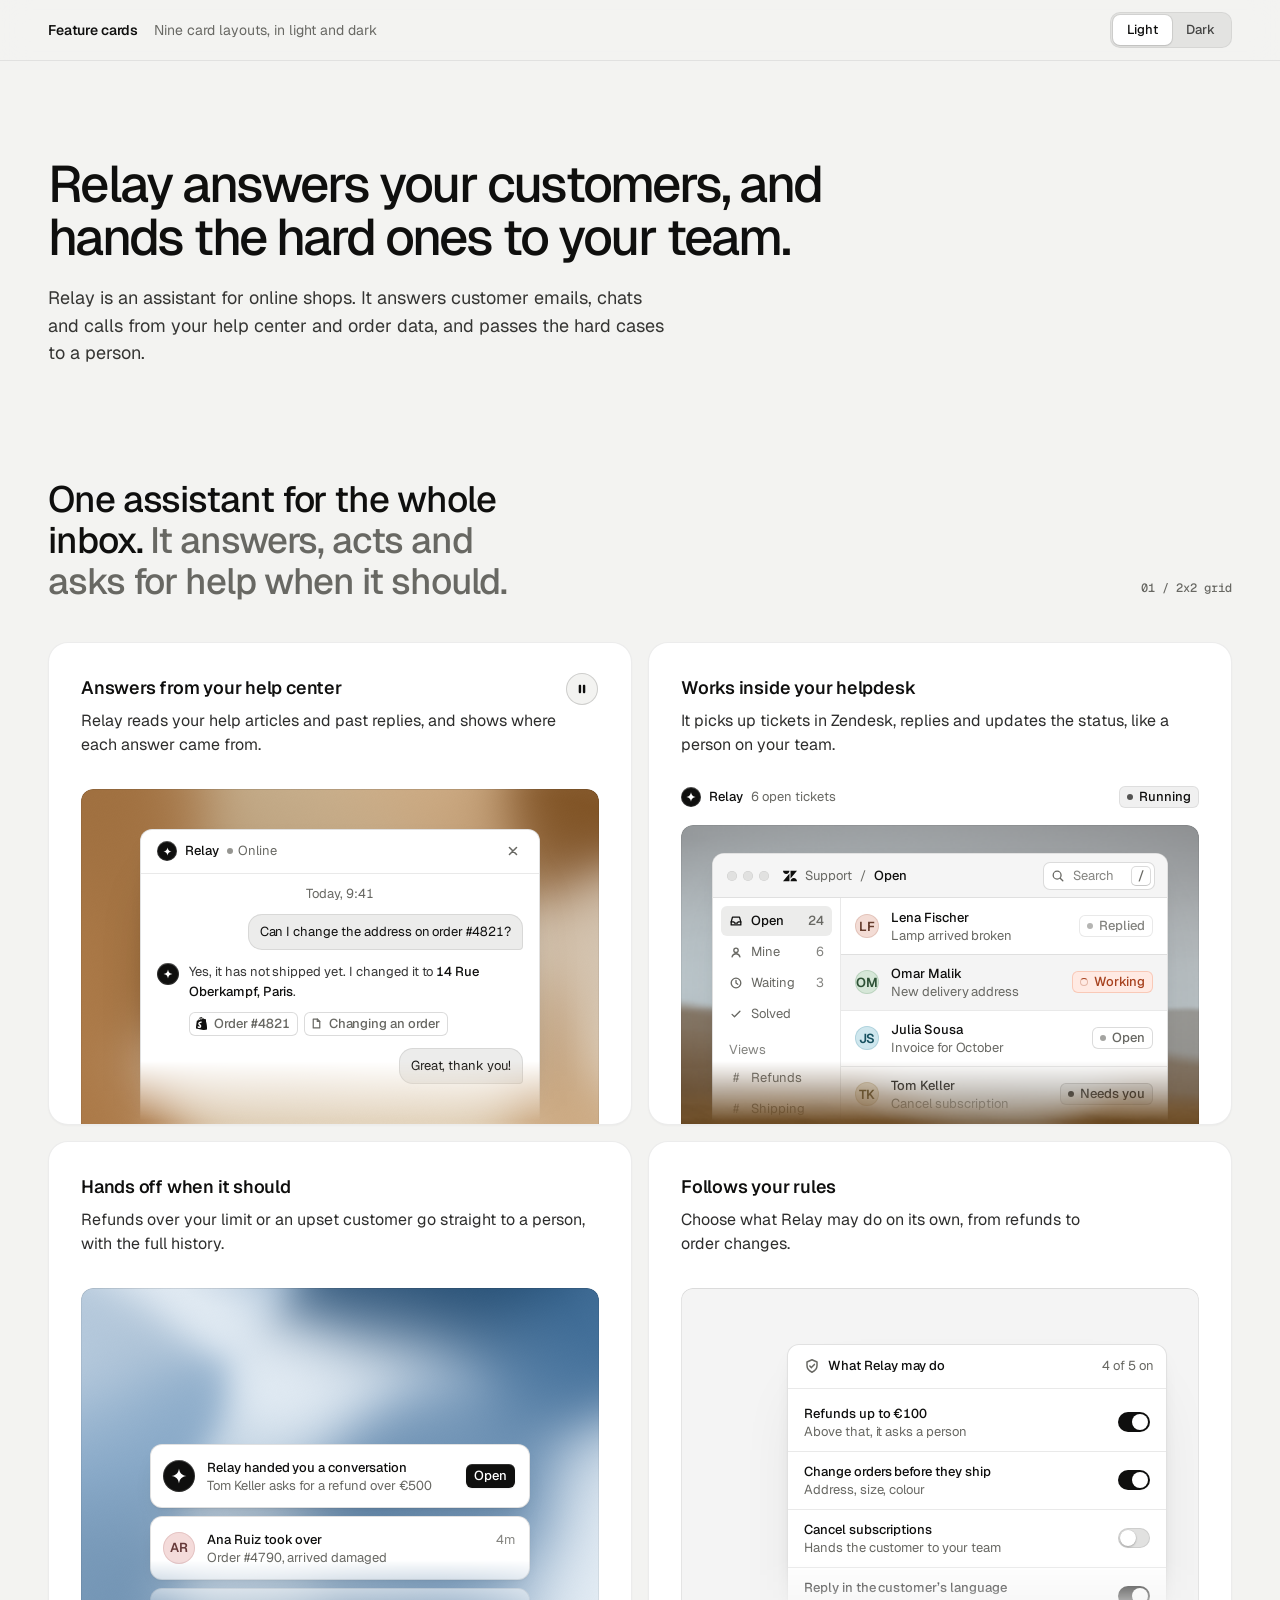
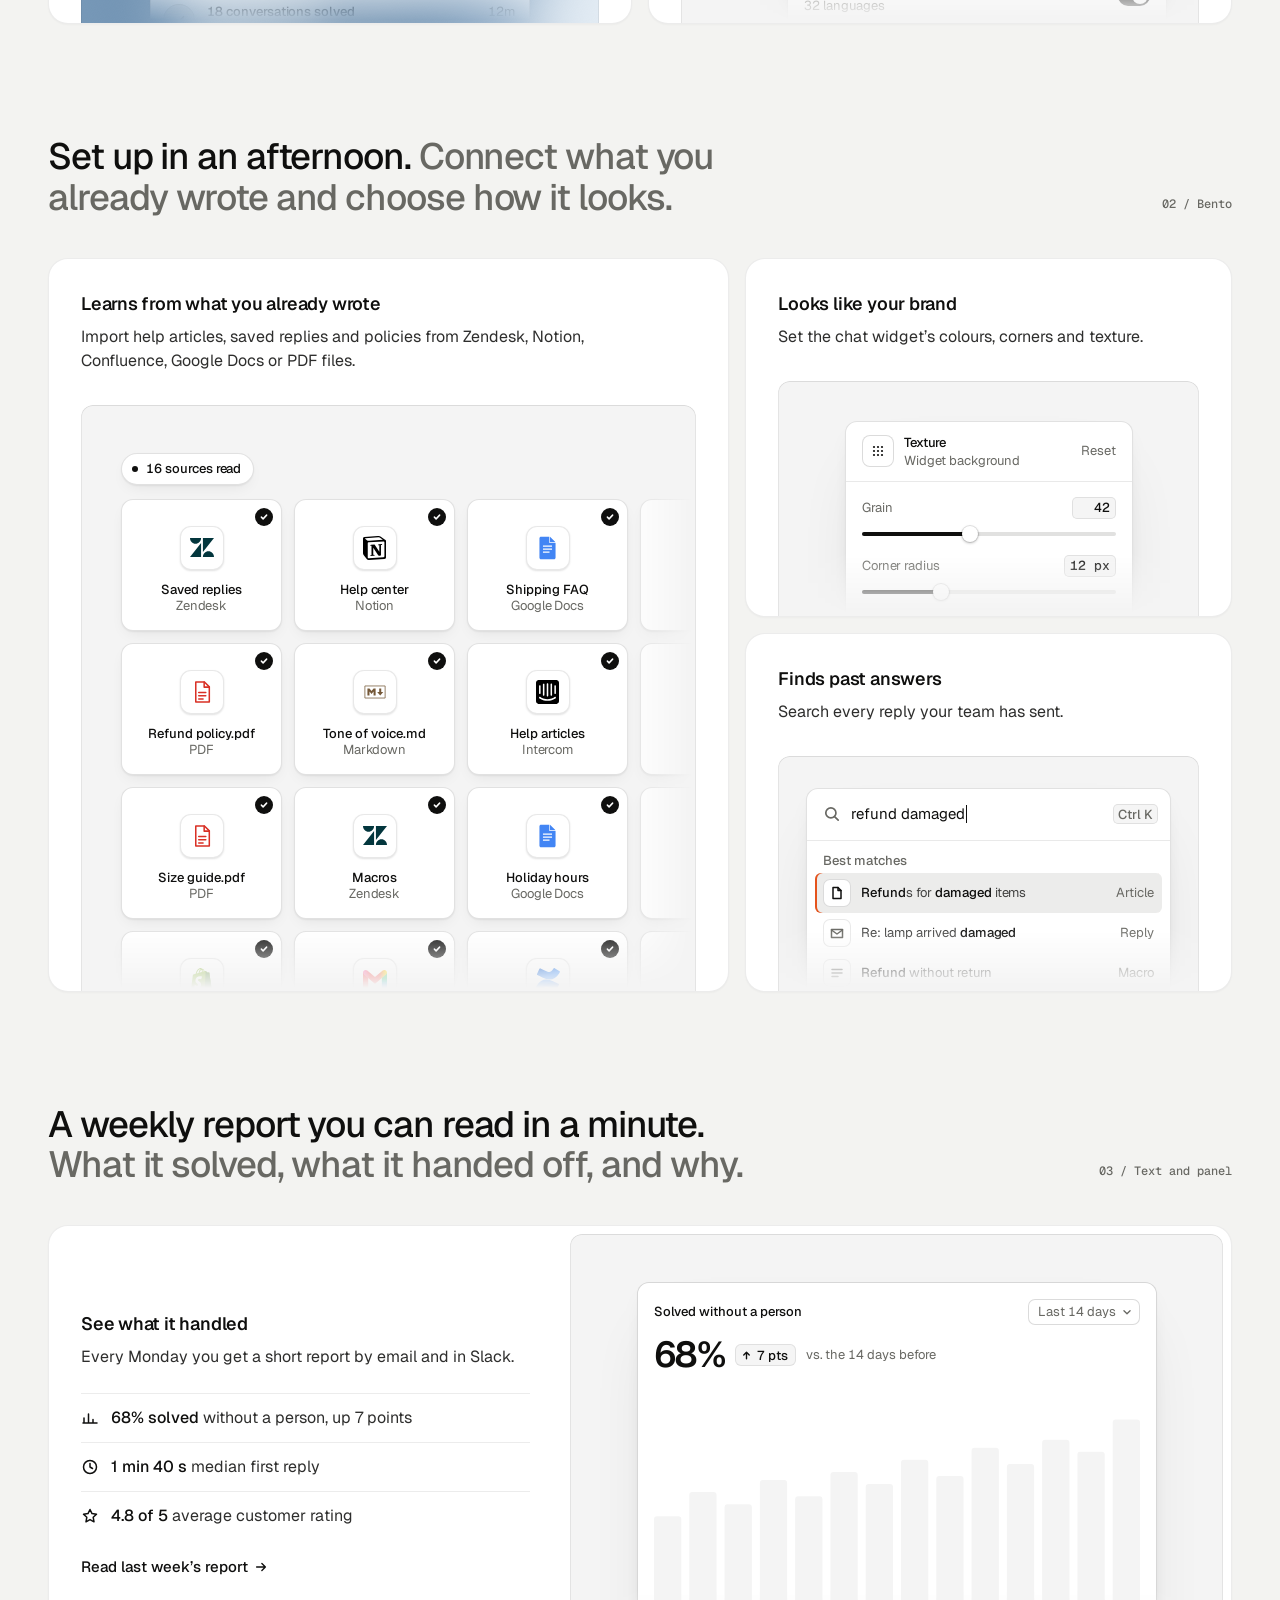
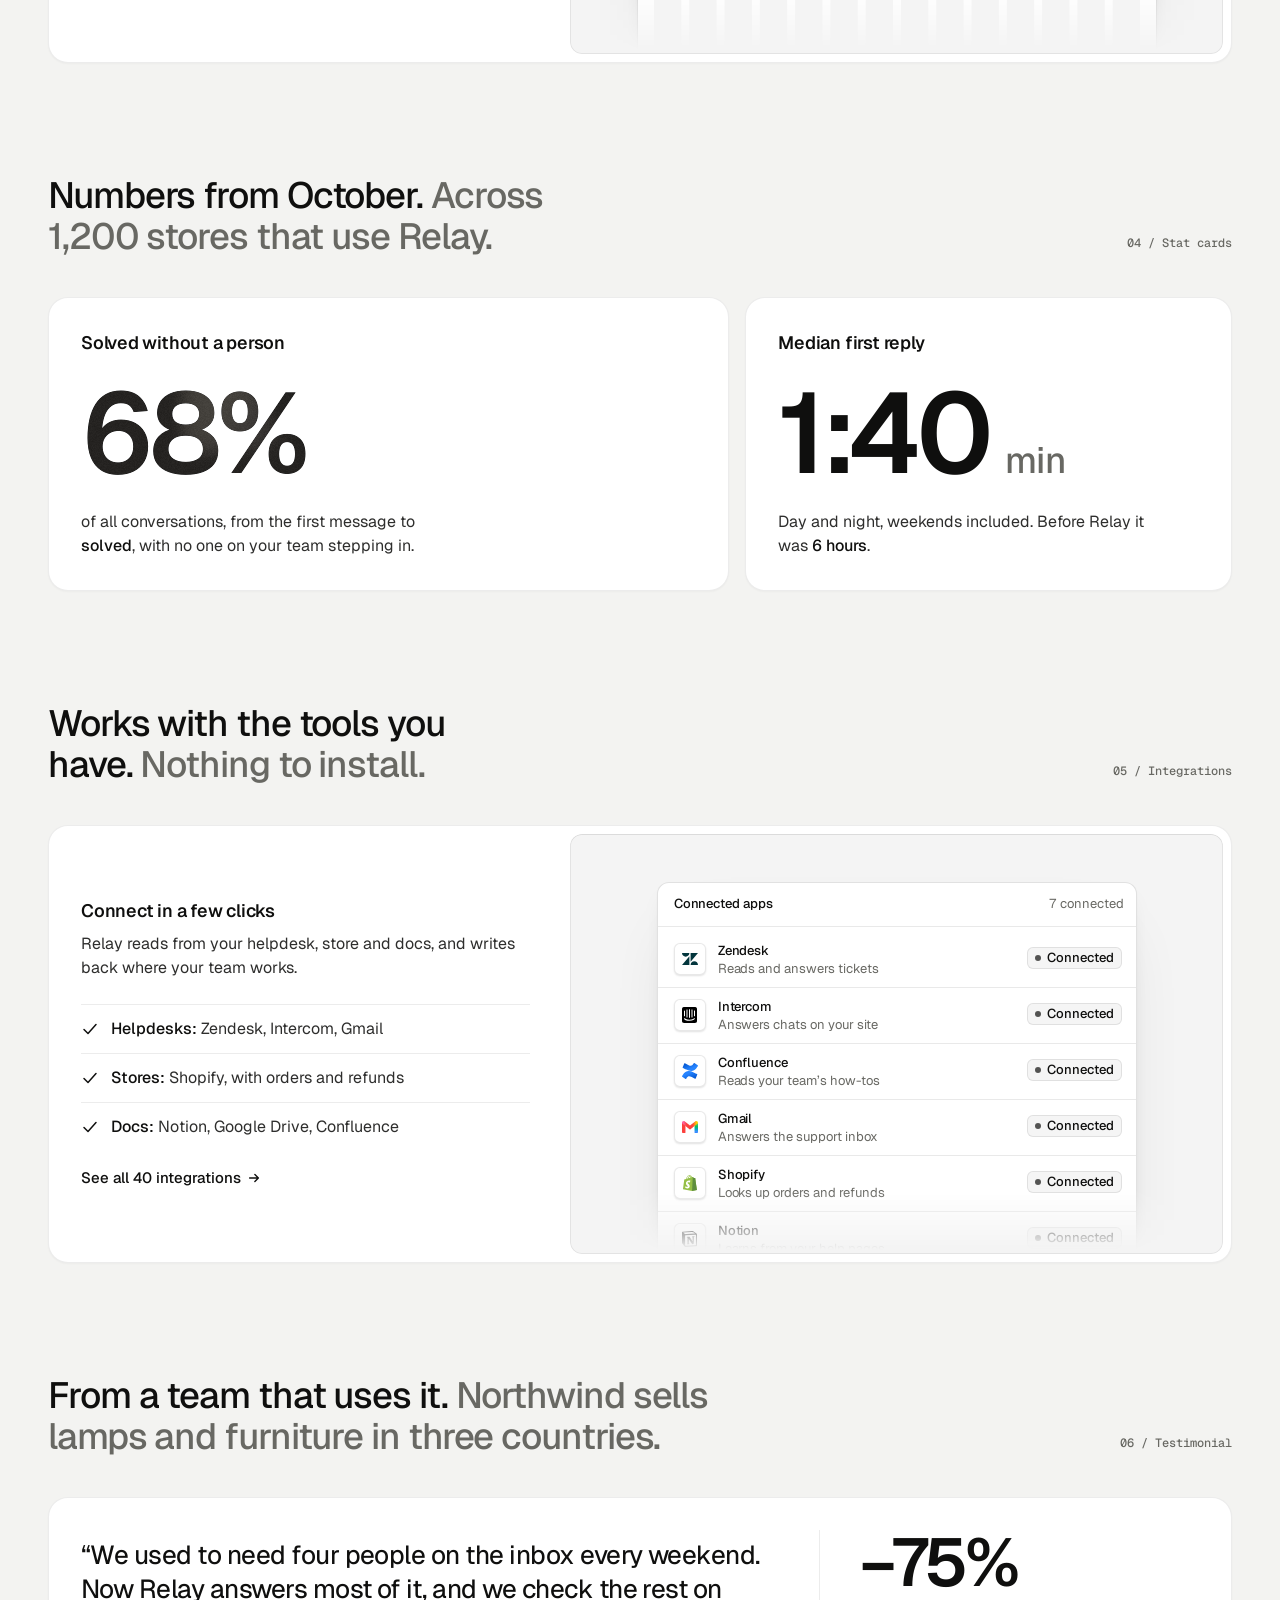
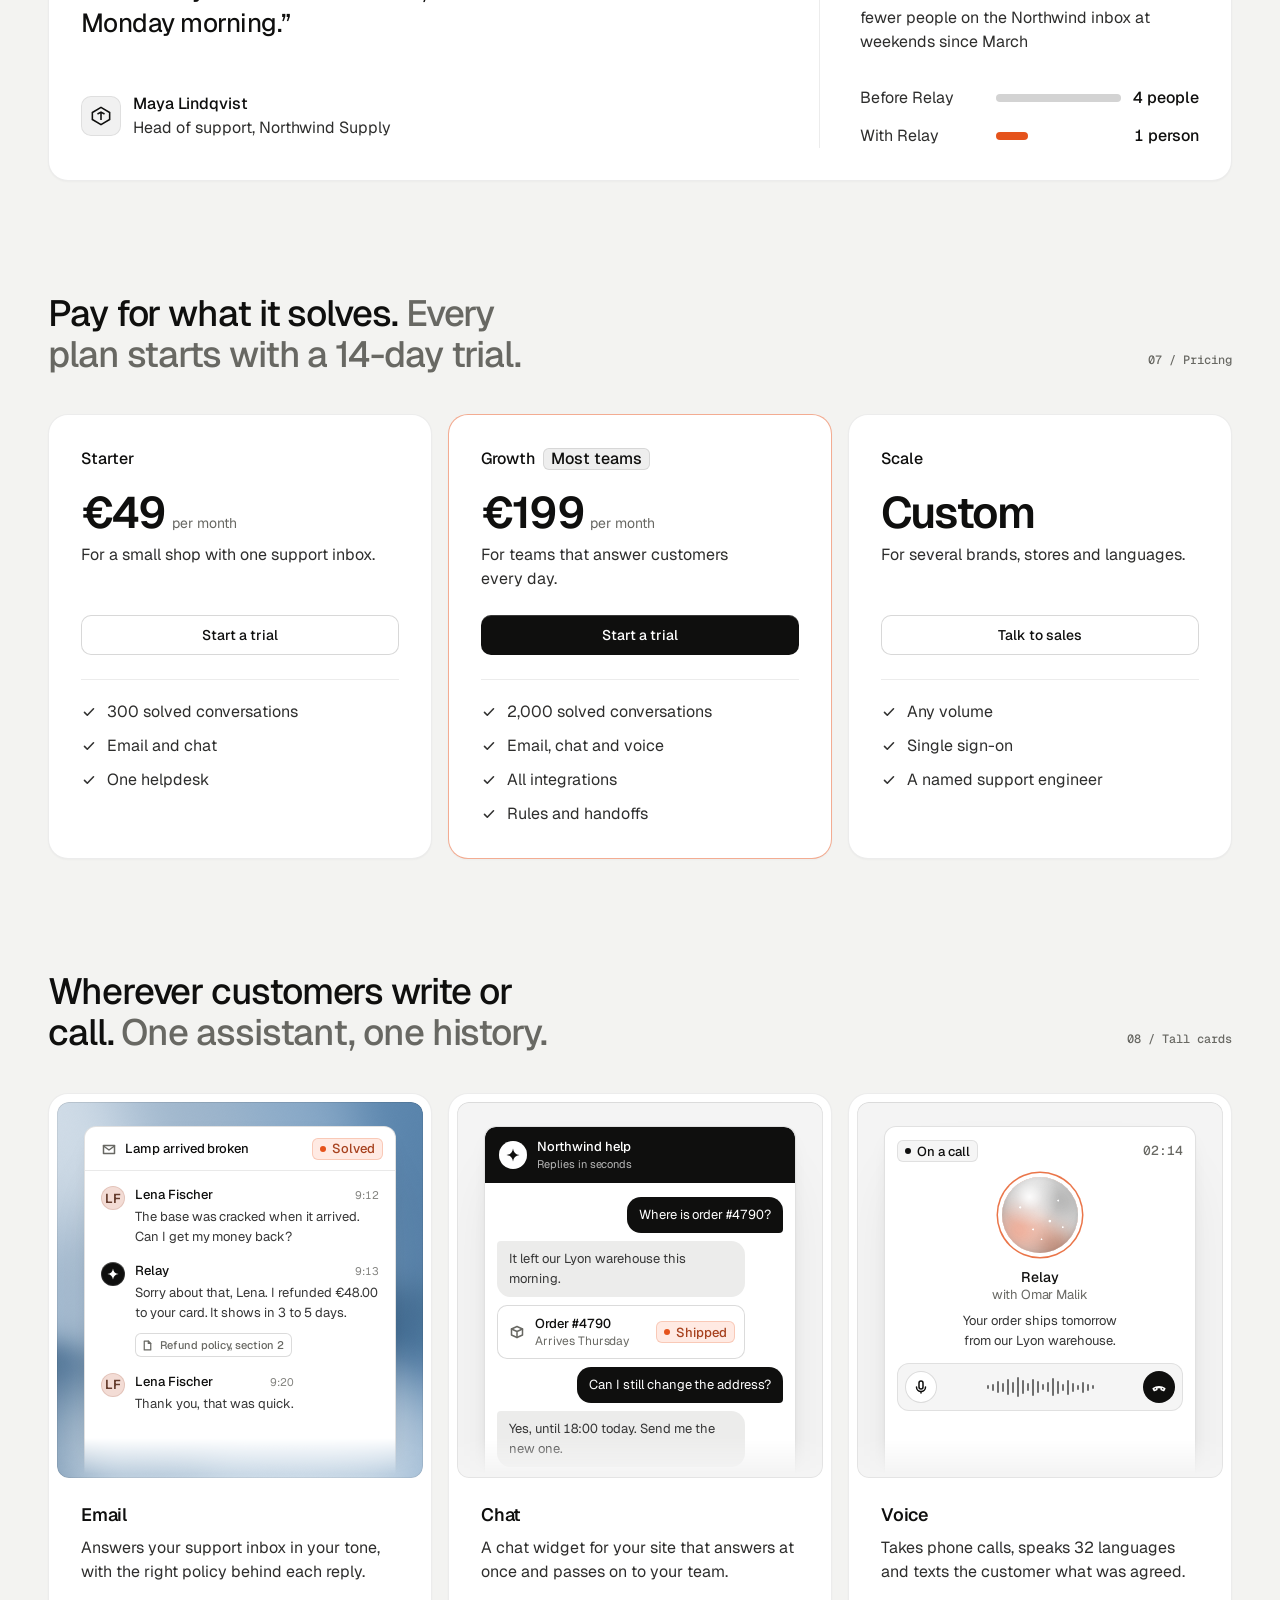
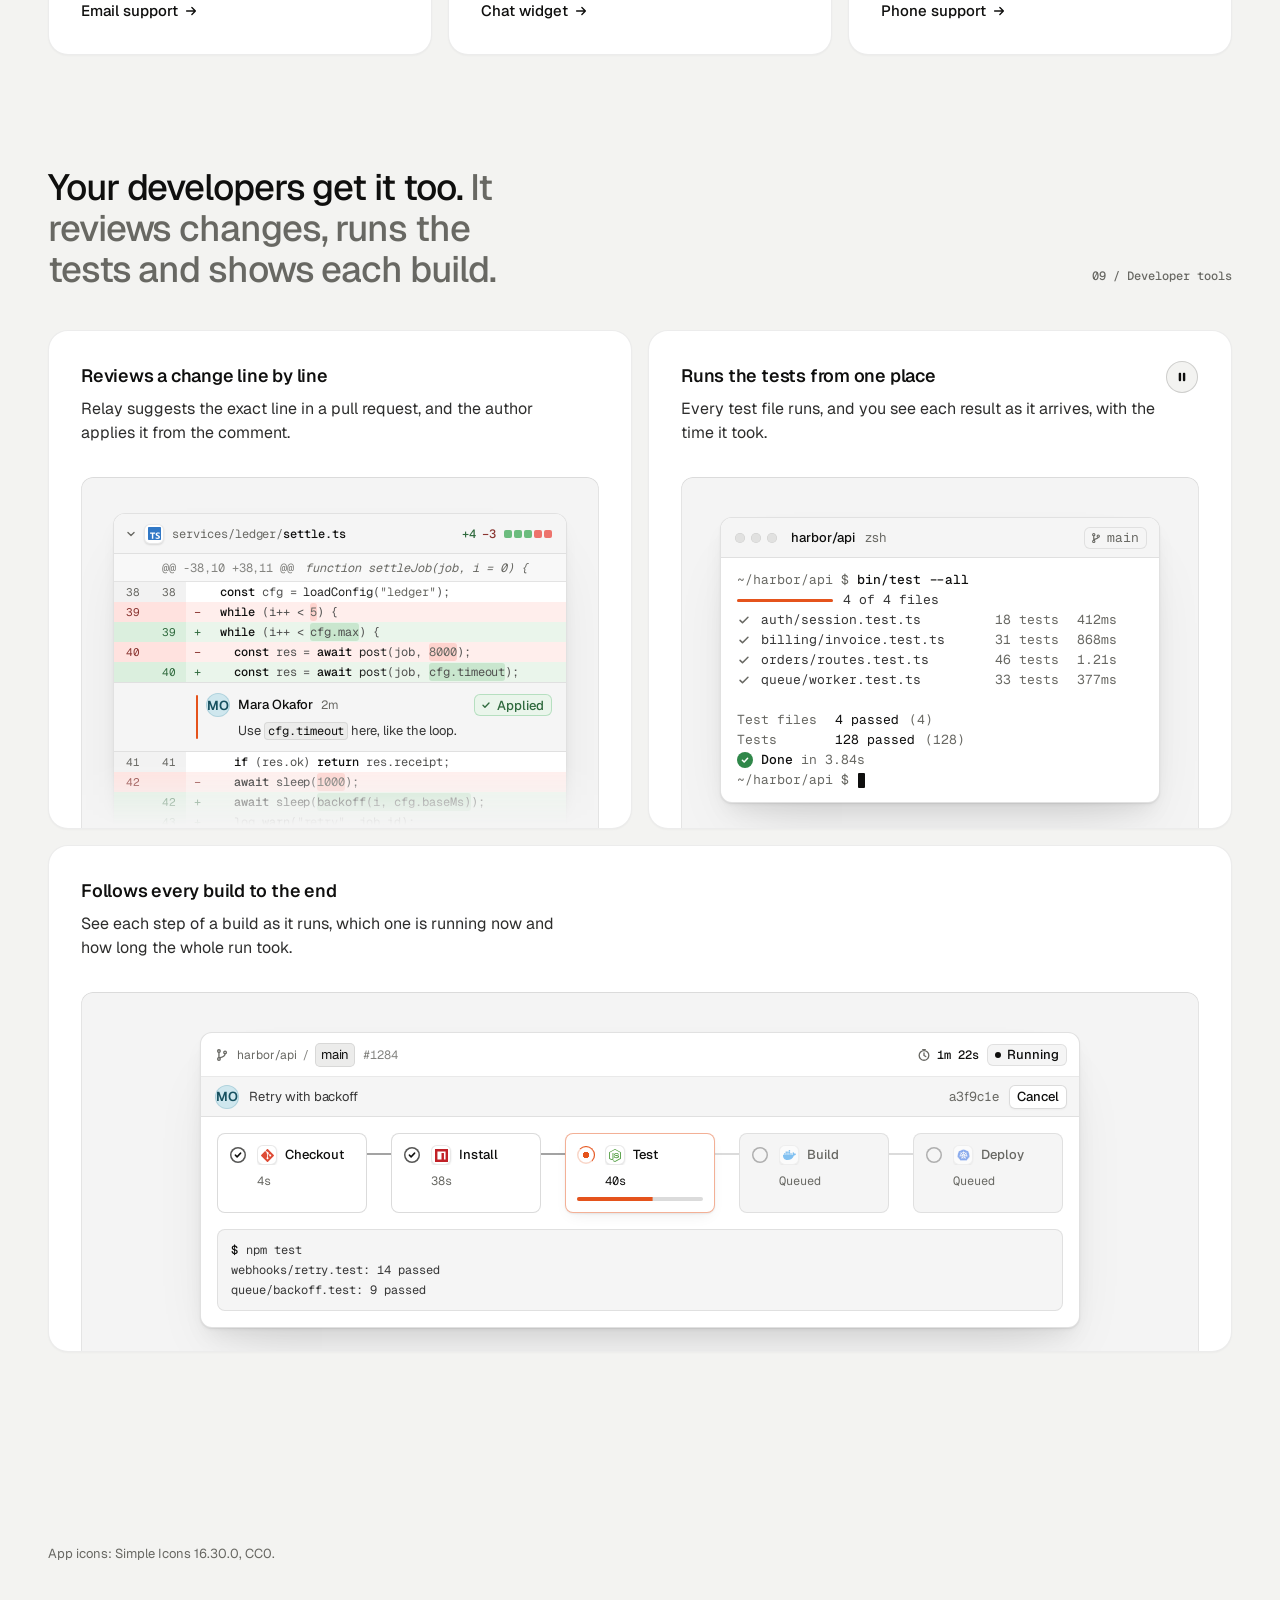
<file: assets/ui/cards.html>
<!doctype html>
<html lang="en" data-theme="light">
<head>
<script>window.__tpGlMax = 16;   /* a gallery shows many live effects at once; a page of a site keeps the default 4 (fx.js) */</script>
<meta charset="utf-8">
<meta name="viewport" content="width=device-width, initial-scale=1">
<title>Feature cards</title>
<meta name="description" content="Nine feature-card layouts from the taste-skill kit: effect grounds drawn in code with real product UI on top, in light and dark.">
<link rel="preconnect" href="https://fonts.googleapis.com">
<link rel="preconnect" href="https://fonts.gstatic.com" crossorigin>
<link href="https://fonts.googleapis.com/css2?family=Geist:wght@300..700&family=Geist+Mono:wght@400;500&display=swap" rel="stylesheet">
<link rel="stylesheet" href="base.css">
<link rel="stylesheet" href="cards.css">
<style>
  /* the two page palettes; every colour of the cards, effects and fragments comes from these */
  :root {
    --font-text: "Geist", system-ui, sans-serif;
    --font-display: "Geist", system-ui, sans-serif;
    --font-mono: "Geist Mono", ui-monospace, monospace;
  }
  [data-theme="light"] {
    --bg: #f3f3f1; --card: #ffffff; --ink: #0f0f0e; --muted: #686863; --accent: #e5531c; --accent-ink: #ffffff;
    --g-bg: #e9e8e4; --g-surface: #f6f5f2; --frag: #ffffff;
    --sky: #86a6c8; --sand: #c9a679; --sage: #8fa98d; --warm: #c9a679;
  }
  [data-theme="dark"] {
    --bg: #070708; --card: #151517; --ink: #f2f2ef; --muted: #8f9094; --accent: #ff7a3c; --accent-ink: #120c08;
    --g-bg: #0e0e10; --g-surface: #1b1c1f; --frag: #1c1d20;
    --sky: #7d9bbd; --sand: #c4a173; --sage: #87a184; --warm: #9c9689;
  }
  * { box-sizing: border-box; }
  html, body { margin: 0; }
  body { font-family: var(--font-text); background: var(--bg); color: var(--ink); -webkit-font-smoothing: antialiased; transition: background-color 300ms ease; }
  ::selection { background: color-mix(in oklab, var(--accent) 30%, transparent); }

  /* every effect ground reads these (the panel's own hue in --hue). A ground that holds UI also takes a
     lit data-fx-palette of its own, the same on both themes: on the dark page it is the bright picture
     behind the dark UI (x.ai), on the light page a clear step darker than the white UI */
  .panel, .panel__screen, .fxg {
    --fx-bg: var(--g-bg); --fx-surface: var(--g-surface); --fx-ink: var(--ink); --fx-muted: var(--muted);
    --fx-accent: var(--hue, var(--sky)); --fx-accent-ink: var(--accent-ink); --calm: var(--g-bg);
  }

  /* page frame */
  .top { position: sticky; top: 0; z-index: 20; background: color-mix(in oklab, var(--bg) 86%, transparent); backdrop-filter: blur(14px); -webkit-backdrop-filter: blur(14px); border-bottom: 1px solid color-mix(in oklab, var(--ink) 8%, transparent); }
  .top__in { max-width: 1232px; margin: 0 auto; padding: 0 24px; height: 60px; display: flex; align-items: center; gap: 16px; font-size: 14px; line-height: 20px; }
  .top__name { font-weight: 560; letter-spacing: -0.01em; }
  .top__note { color: var(--muted); }
  .top__sp { flex: 1; }
  .seg { display: inline-flex; padding: 3px; border-radius: 10px; background: color-mix(in oklab, var(--ink) 6%, var(--bg)); box-shadow: inset 0 0 0 1px color-mix(in oklab, var(--ink) 6%, transparent); }
  .seg button { font: inherit; font-size: 13px; font-weight: 500; border: 0; background: none; color: color-mix(in oklab, var(--ink) 72%, var(--bg)); height: 30px; padding: 0 14px; border-radius: 7px; cursor: pointer; }
  .seg button[aria-pressed="true"] { background: var(--card); color: var(--ink); box-shadow: 0 0 0 1px color-mix(in oklab, var(--ink) 8%, transparent), 0 1px 2px rgb(0 0 0 / .1); }
  .top__in a { color: var(--ink); text-decoration: none; font-weight: 500; }

  .wrap { max-width: 1232px; margin: 0 auto; padding: 0 24px; }
  .sec { padding: 56px 0; }
  .sec:last-of-type { padding-bottom: 128px; }
  .intro + .sec { padding-top: 112px; }
  .sec__head { display: flex; align-items: flex-end; justify-content: space-between; gap: 32px; margin-bottom: 40px; }
  .sec__head h2 { margin: 0; max-width: 720px; font-size: clamp(30px, 1.6vw + 16px, 40px); line-height: 1.12; letter-spacing: -0.03em; font-weight: 500; text-wrap: balance; }
  .sec__head h2 span { color: var(--muted); }
  .sec__tag { flex: none; font: 500 12px/16px var(--font-mono); color: var(--muted); padding-bottom: 6px; }
  .intro { padding: 96px 0 0; }
  .intro h1 { margin: 0; max-width: 820px; font-size: clamp(38px, 2.6vw + 18px, 56px); line-height: 1.04; letter-spacing: -0.04em; font-weight: 500; text-wrap: balance; }
  .intro p { margin: 20px 0 0; max-width: 620px; font-size: 18px; line-height: 1.55; color: color-mix(in oklab, var(--ink) 80%, var(--bg)); text-wrap: pretty; }

  /* layouts */
  .g2 { display: grid; grid-template-columns: repeat(2, minmax(0, 1fr)); gap: 16px; }
  .bento { display: grid; grid-template-columns: minmax(0, 7fr) minmax(0, 5fr); grid-template-rows: auto auto; gap: 16px; }
  .bento > :first-child { grid-row: span 2; }
  .bento > :first-child .panel { --p-h: 520px; }
  .bento > :not(:first-child) .panel { --p-h: 236px; }
  .g-stat { display: grid; grid-template-columns: minmax(0, 7fr) minmax(0, 5fr); gap: 16px; }
  .g3 { display: grid; grid-template-columns: repeat(3, minmax(0, 1fr)); gap: 16px; }
  .g2 .panel { --p-h: 336px; }

  /* stat cards (Figma's "64%"): a title, one big number and a caption, no picture under it; both numbers share
     one size and one box (cards.css), so the captions start level. The 68% is filled with a still grain */
  .card--stat { --knock-size: clamp(96px, 7vw + 24px, 128px); }
  .card--stat .knock, .card--stat .stat__num { margin-top: 20px; }
  .card--stat .stat__label { margin-top: 16px; max-width: 34ch; }

  /* testimonial: the quote beside one result */
  .card--quote { display: grid; grid-template-columns: minmax(0, 1fr) minmax(0, 380px); gap: 40px; align-items: stretch; }
  .card--quote .card__body { display: flex; flex-direction: column; justify-content: space-between; padding: 8px 0; }

  /* tall cards: the panel on top, each on its own ground; the fragment starts at the top inset and its
     window runs off the panel's bottom edge (.to-edge) */
  .g3 .panel--top { aspect-ratio: auto; height: 376px; min-height: 0; }

  /* inline fragments for the tall cards (built from base.css, as the skill asks for pieces the kit lacks) */
  .mail { width: 100%; overflow: hidden; }
  .mail__bar { display: flex; align-items: center; gap: 8px; height: 44px; padding: 0 12px 0 16px; border-bottom: 1px solid var(--u-line); }
  .mail__bar .ui-icon { color: var(--u-muted); }
  .mail__subj { flex: 1; min-width: 0; font-size: 13px; font-weight: 500; line-height: 20px; white-space: nowrap; overflow: hidden; text-overflow: ellipsis; }
  .mail__msg { display: flex; gap: 10px; padding: 14px 16px 0; }
  .mail__msg > .ui-agent, .mail__msg > .ui-avatar { margin-top: 1px; }
  .mail__col { min-width: 0; }
  .mail__who { display: flex; align-items: baseline; gap: 8px; font-size: 13px; line-height: 20px; }
  .mail__who b { font-weight: 500; }
  .mail__who time { margin-left: auto; font-size: 11px; color: var(--u-soft); }
  .mail__text { margin-top: 2px; font-size: 13px; line-height: 20px; color: var(--u-text-2); }
  .mail__cite { display: inline-flex; align-items: center; gap: 6px; height: 24px; margin-top: 10px; padding: 0 8px 0 6px; border-radius: 6px; font-size: 11px; font-weight: 500; color: var(--u-muted); box-shadow: inset 0 0 0 1px var(--u-line-2); }
  .mail__cite .ui-icon { width: 13px; height: 13px; }
  .widget { width: 100%; overflow: hidden; }
  .widget__head { display: flex; align-items: center; gap: 10px; height: 56px; padding: 0 14px; background: var(--u-ink); color: var(--u-bg); border-radius: calc(var(--u-r) - 1px) calc(var(--u-r) - 1px) 0 0; }
  .widget__head .ui-agent { width: 28px; height: 28px; background: var(--u-bg); }
  .widget__head .ui-agent::after { background: var(--u-ink); }
  .widget__head b { display: block; font-size: 13px; font-weight: 500; line-height: 18px; }
  .widget__head small { display: block; font-size: 11px; line-height: 16px; opacity: .7; }
  .widget__body { display: grid; grid-template-columns: minmax(0, 1fr); gap: 8px; padding: 14px 12px; }
  .widget__bot, .widget__me { max-width: min(248px, 88%); padding: 8px 12px; font-size: 13px; line-height: 20px; }
  .widget__bot { justify-self: start; border-radius: 4px 14px 14px 14px; background: var(--u-fill-2); color: var(--u-text-2); }
  .widget__me { justify-self: end; border-radius: 14px 14px 4px 14px; background: var(--u-ink); color: var(--u-bg); }
  .widget__order { display: flex; align-items: center; gap: 10px; justify-self: start; width: min(248px, 100%); padding: 10px 10px 10px 12px; border-radius: 10px; background: var(--u-bg); box-shadow: inset 0 0 0 1px var(--u-line-2); }
  .widget__order > .ui-icon { color: var(--u-muted); }
  .widget__order > span:not(.ui-chip) { display: grid; flex: 1; min-width: 0; }
  .widget__order b { font-size: 13px; font-weight: 500; line-height: 18px; }
  .widget__order small { font-size: 12px; line-height: 16px; color: var(--u-muted); }


  /* developer tools: the terminal needs 352px of panel (40px down, 24px of ground under it), the board 360px */
  .g2--dev .panel { --p-h: 352px; }
  .card--wide .panel { --p-h: 360px; }

  .foot { padding-block: 64px 96px; color: var(--muted); font-size: 13px; line-height: 20px; }

  @media (max-width: 1023px) {
    .bento, .g-stat { grid-template-columns: minmax(0, 1fr); }
    .bento > :first-child { grid-row: auto; }
    .bento > :first-child .panel { --p-h: 420px; }
    /* tablet: cards with a panel take the full row, so no row is ever half empty */
    .g2, .g3 { grid-template-columns: minmax(0, 1fr); }
    .card--quote { grid-template-columns: minmax(0, 1fr); gap: 32px; }
  }
  @media (max-width: 760px) {
    .g2, .g3 { grid-template-columns: minmax(0, 1fr); }
    .sec { padding-block: 40px; }
    .intro + .sec { padding-top: 80px; }
    .sec__head { margin-bottom: 28px; }
    .sec__tag { display: none; }
    .intro { padding-top: 56px; }
    .top__note { display: none; }
    .wrap, .top__in { padding: 0 16px; }
    .g2 .panel { --p-h: 320px; }
    .bento > :first-child .panel { --p-h: 380px; }
    /* the small bento fragments are about 250px tall and start 24px down: a 240px panel cuts them by
       30px or more, through the fade (never a sliver of ground under them) */
    .bento > :not(:first-child) .panel { --p-h: 240px; }
    .g3 .panel--top { height: 360px; }
    .g2--dev .panel { --p-h: 372px; }
    .card--wide .panel { --p-h: 372px; }
  }
</style>
</head>
<body>
<header class="top">
  <div class="top__in">
    <span class="top__name">Feature cards</span>
    <span class="top__note">Nine card layouts, in light and dark</span>
    <span class="top__sp"></span>
    <div class="seg" role="group" aria-label="Theme">
      <button type="button" data-set-theme="light" aria-pressed="true">Light</button>
      <button type="button" data-set-theme="dark" aria-pressed="false">Dark</button>
    </div>
  </div>
</header>

<main class="wrap">
  <section class="intro">
    <h1>Relay answers your customers, and hands the hard ones to your team.</h1>
    <p>Relay is an assistant for online shops. It answers customer emails, chats and calls from your help center and order data, and passes the hard cases to a person.</p>
  </section>

  <!-- 1. 2x2 grid ------------------------------------------------------------------------- -->
  <section class="sec" id="grid">
    <div class="sec__head">
      <h2>One assistant for the whole inbox. <span>It answers, acts and asks for help when it should.</span></h2>
      <span class="sec__tag">01 / 2x2 grid</span>
    </div>
    <div class="g2">
      <article class="card card--row">
        <h3>Answers from your help center</h3>
        <p>Relay reads your help articles and past replies, and shows where each answer came from.</p>
        <div class="panel" data-fx="gradient-mesh" data-fx-seed="5" data-fx-palette='{"bg":"#d9ccb7","surface":"#e9e0d2","ink":"#2a2622","muted":"#6f675c","accent":"#a8794a"}' data-fx-params='{"speed":0,"calm":0.2,"calmX":0.45,"calmY":0.95,"tint":0.6,"relief":0.35}' style="--calm-k:0%">
          <div class="stage stage--fade-b"><div class="at-rise fit to-edge" style="--ax:32px;--ay:40px;--fit-max:400px" data-ui-load="chat" data-ui-loop></div></div>
        </div>
      </article>
      <article class="card card--row">
        <h3>Works inside your helpdesk</h3>
        <p>It picks up tickets in Zendesk, replies and updates the status, like a person on your team.</p>
        <div class="panel panel--device">
          <div class="panel__bar"><span class="ui-agent" aria-hidden="true"></span><span>Relay</span><span class="muted">6 open tickets</span><span class="sp"></span><span class="panel__status"><i></i>Running</span></div>
          <div class="panel__screen" data-fx="painterly-landscape" data-fx-seed="8" data-fx-palette='{"bg":"#a3b0b6","accent":"#c49a6c"}' data-fx-params='{"blur":1,"brush":0.35,"slope":0,"hillY":0.3,"horizon":0.62,"calm":0.2,"calmX":0.6,"calmY":0.8,"drift":0,"side":1}' style="--calm-k:0%">
            <div class="stage stage--fade-b"><div class="at-corner fit" style="--ax:24px;--ay:28px;--fit-max:456px" data-ui-load="window" data-ui-opts='{"compact":true}'></div></div>
          </div>
        </div>
      </article>
      <article class="card card--row">
        <h3>Hands off when it should</h3>
        <p>Refunds over your limit or an upset customer go straight to a person, with the full history.</p>
        <div class="panel" data-fx="gradient-mesh" data-fx-seed="14" data-fx-palette='{"bg":"#c6d3df","surface":"#d6e0e9","ink":"#25303a","muted":"#5d6873","accent":"#3f6a92"}' data-fx-params='{"speed":0,"calm":0.15,"calmX":0.4,"calmY":0.95,"tint":0.6,"relief":0.35}' style="--calm-k:0%">
          <div class="stage stage--fade-b"><div class="at-rise fit" style="--ax:32px;--ay:calc(100% - 180px);--ay-sm:calc(100% - 180px);--fit-max:380px" data-ui-load="notify"></div></div>
        </div>
      </article>
      <article class="card card--row">
        <h3>Follows your rules</h3>
        <p>Choose what Relay may do on its own, from refunds to order changes.</p>
        <div class="panel" data-fx="gradient-mesh" data-fx-seed="21" data-fx-palette='{"bg":"#cdd6c6","surface":"#dce3d6","ink":"#262d24","muted":"#5f6a5a","accent":"#6c8e63"}' data-fx-params='{"speed":0,"calm":0.2,"calmX":0.6,"calmY":0.95,"tint":0.6,"relief":0.35}' style="--calm-k:0%">
          <div class="stage stage--fade-b"><div class="at-right" style="--ax:32px;--ay:56px" data-ui-load="toggles"></div></div>
        </div>
      </article>
    </div>
  </section>

  <!-- 2. bento ------------------------------------------------------------------------------ -->
  <section class="sec" id="bento">
    <div class="sec__head">
      <h2>Set up in an afternoon. <span>Connect what you already wrote and choose how it looks.</span></h2>
      <span class="sec__tag">02 / Bento</span>
    </div>
    <div class="bento">
      <article class="card">
        <h3>Learns from what you already wrote</h3>
        <p>Import help articles, saved replies and policies from Zendesk, Notion, Confluence, Google Docs or PDF files.</p>
        <div class="panel" data-fx="grain-gradient" data-fx-seed="31" data-fx-palette='{"bg":"#d9ccb7","surface":"#e9e0d2","ink":"#2a2622","muted":"#6f675c","accent":"#a8794a"}' data-fx-params='{"speed":0,"grainMotion":0,"calm":0.2,"calmX":0.3,"calmY":0.35,"tint":0.6,"contrast":0.55}' style="--calm-k:0%">
          <div class="stage stage--fade-br"><div class="at-corner wide" style="--ax:40px;--ay:48px;--w:680px">
            <div class="ui ui-files" data-ui="files" data-reading="Reading source {n} of {total}">
              <div class="ui-files__status"><span class="ui-dot"></span><span data-files-status>16 sources read</span></div>
              <ul class="ui-files__grid">
                <li class="ui-file is-done"><span class="ui-file__icon"><img src="icons/zendesk.svg" alt=""></span><span class="ui-file__name">Saved replies</span><span class="ui-file__kind">Zendesk</span><span class="ui-file__bar"><i></i></span><span class="ui-file__check"><svg viewBox="0 0 16 16" aria-hidden="true"><path d="m4.5 8.2 2.3 2.3 4.7-5" fill="none" stroke="currentColor" stroke-width="2" stroke-linecap="round" stroke-linejoin="round"/></svg></span></li>
                <li class="ui-file is-done"><span class="ui-file__icon"><img src="icons/notion.svg" alt=""></span><span class="ui-file__name">Help center</span><span class="ui-file__kind">Notion</span><span class="ui-file__bar"><i></i></span><span class="ui-file__check"><svg viewBox="0 0 16 16" aria-hidden="true"><path d="m4.5 8.2 2.3 2.3 4.7-5" fill="none" stroke="currentColor" stroke-width="2" stroke-linecap="round" stroke-linejoin="round"/></svg></span></li>
                <li class="ui-file is-done"><span class="ui-file__icon"><img src="icons/google-docs.svg" alt=""></span><span class="ui-file__name">Shipping FAQ</span><span class="ui-file__kind">Google Docs</span><span class="ui-file__bar"><i></i></span><span class="ui-file__check"><svg viewBox="0 0 16 16" aria-hidden="true"><path d="m4.5 8.2 2.3 2.3 4.7-5" fill="none" stroke="currentColor" stroke-width="2" stroke-linecap="round" stroke-linejoin="round"/></svg></span></li>
                <li class="ui-file is-done"><span class="ui-file__icon"><img src="icons/confluence.svg" alt=""></span><span class="ui-file__name">Returns process</span><span class="ui-file__kind">Confluence</span><span class="ui-file__bar"><i></i></span><span class="ui-file__check"><svg viewBox="0 0 16 16" aria-hidden="true"><path d="m4.5 8.2 2.3 2.3 4.7-5" fill="none" stroke="currentColor" stroke-width="2" stroke-linecap="round" stroke-linejoin="round"/></svg></span></li>
                <li class="ui-file is-done"><span class="ui-file__icon"><svg class="ui-file__glyph" viewBox="0 0 24 24" aria-hidden="true"><path d="M6.25 2.75h8L18.75 7.25v14H6.25z"/><path d="M14 2.75v4.75h4.75M9 12.5h6.5M9 15.5h6.5M9 18.5h4"/></svg></span><span class="ui-file__name">Refund policy.pdf</span><span class="ui-file__kind">PDF</span><span class="ui-file__bar"><i></i></span><span class="ui-file__check"><svg viewBox="0 0 16 16" aria-hidden="true"><path d="m4.5 8.2 2.3 2.3 4.7-5" fill="none" stroke="currentColor" stroke-width="2" stroke-linecap="round" stroke-linejoin="round"/></svg></span></li>
                <li class="ui-file is-done"><span class="ui-file__icon"><img src="icons/md.svg" alt=""></span><span class="ui-file__name">Tone of voice.md</span><span class="ui-file__kind">Markdown</span><span class="ui-file__bar"><i></i></span><span class="ui-file__check"><svg viewBox="0 0 16 16" aria-hidden="true"><path d="m4.5 8.2 2.3 2.3 4.7-5" fill="none" stroke="currentColor" stroke-width="2" stroke-linecap="round" stroke-linejoin="round"/></svg></span></li>
                <li class="ui-file is-done"><span class="ui-file__icon"><img src="icons/intercom.svg" alt=""></span><span class="ui-file__name">Help articles</span><span class="ui-file__kind">Intercom</span><span class="ui-file__bar"><i></i></span><span class="ui-file__check"><svg viewBox="0 0 16 16" aria-hidden="true"><path d="m4.5 8.2 2.3 2.3 4.7-5" fill="none" stroke="currentColor" stroke-width="2" stroke-linecap="round" stroke-linejoin="round"/></svg></span></li>
                <li class="ui-file is-done"><span class="ui-file__icon"><img src="icons/google-drive.svg" alt=""></span><span class="ui-file__name">Warranty terms</span><span class="ui-file__kind">Google Drive</span><span class="ui-file__bar"><i></i></span><span class="ui-file__check"><svg viewBox="0 0 16 16" aria-hidden="true"><path d="m4.5 8.2 2.3 2.3 4.7-5" fill="none" stroke="currentColor" stroke-width="2" stroke-linecap="round" stroke-linejoin="round"/></svg></span></li>
                <li class="ui-file is-done"><span class="ui-file__icon"><svg class="ui-file__glyph" viewBox="0 0 24 24" aria-hidden="true"><path d="M6.25 2.75h8L18.75 7.25v14H6.25z"/><path d="M14 2.75v4.75h4.75M9 12.5h6.5M9 15.5h6.5M9 18.5h4"/></svg></span><span class="ui-file__name">Size guide.pdf</span><span class="ui-file__kind">PDF</span><span class="ui-file__bar"><i></i></span><span class="ui-file__check"><svg viewBox="0 0 16 16" aria-hidden="true"><path d="m4.5 8.2 2.3 2.3 4.7-5" fill="none" stroke="currentColor" stroke-width="2" stroke-linecap="round" stroke-linejoin="round"/></svg></span></li>
                <li class="ui-file is-done"><span class="ui-file__icon"><img src="icons/zendesk.svg" alt=""></span><span class="ui-file__name">Macros</span><span class="ui-file__kind">Zendesk</span><span class="ui-file__bar"><i></i></span><span class="ui-file__check"><svg viewBox="0 0 16 16" aria-hidden="true"><path d="m4.5 8.2 2.3 2.3 4.7-5" fill="none" stroke="currentColor" stroke-width="2" stroke-linecap="round" stroke-linejoin="round"/></svg></span></li>
                <li class="ui-file is-done"><span class="ui-file__icon"><img src="icons/google-docs.svg" alt=""></span><span class="ui-file__name">Holiday hours</span><span class="ui-file__kind">Google Docs</span><span class="ui-file__bar"><i></i></span><span class="ui-file__check"><svg viewBox="0 0 16 16" aria-hidden="true"><path d="m4.5 8.2 2.3 2.3 4.7-5" fill="none" stroke="currentColor" stroke-width="2" stroke-linecap="round" stroke-linejoin="round"/></svg></span></li>
                <li class="ui-file is-done"><span class="ui-file__icon"><img src="icons/notion.svg" alt=""></span><span class="ui-file__name">Product specs</span><span class="ui-file__kind">Notion</span><span class="ui-file__bar"><i></i></span><span class="ui-file__check"><svg viewBox="0 0 16 16" aria-hidden="true"><path d="m4.5 8.2 2.3 2.3 4.7-5" fill="none" stroke="currentColor" stroke-width="2" stroke-linecap="round" stroke-linejoin="round"/></svg></span></li>
                <li class="ui-file is-done"><span class="ui-file__icon"><img src="icons/shopify.svg" alt=""></span><span class="ui-file__name">Product catalogue</span><span class="ui-file__kind">Shopify</span><span class="ui-file__bar"><i></i></span><span class="ui-file__check"><svg viewBox="0 0 16 16" aria-hidden="true"><path d="m4.5 8.2 2.3 2.3 4.7-5" fill="none" stroke="currentColor" stroke-width="2" stroke-linecap="round" stroke-linejoin="round"/></svg></span></li>
                <li class="ui-file is-done"><span class="ui-file__icon"><img src="icons/gmail.svg" alt=""></span><span class="ui-file__name">Order emails</span><span class="ui-file__kind">Gmail</span><span class="ui-file__bar"><i></i></span><span class="ui-file__check"><svg viewBox="0 0 16 16" aria-hidden="true"><path d="m4.5 8.2 2.3 2.3 4.7-5" fill="none" stroke="currentColor" stroke-width="2" stroke-linecap="round" stroke-linejoin="round"/></svg></span></li>
                <li class="ui-file is-done"><span class="ui-file__icon"><img src="icons/confluence.svg" alt=""></span><span class="ui-file__name">Escalation rules</span><span class="ui-file__kind">Confluence</span><span class="ui-file__bar"><i></i></span><span class="ui-file__check"><svg viewBox="0 0 16 16" aria-hidden="true"><path d="m4.5 8.2 2.3 2.3 4.7-5" fill="none" stroke="currentColor" stroke-width="2" stroke-linecap="round" stroke-linejoin="round"/></svg></span></li>
                <li class="ui-file is-done"><span class="ui-file__icon"><svg class="ui-file__glyph" viewBox="0 0 24 24" aria-hidden="true"><path d="M6.25 2.75h8L18.75 7.25v14H6.25z"/><path d="M14 2.75v4.75h4.75M9 12.5h6.5M9 15.5h6.5M9 18.5h4"/></svg></span><span class="ui-file__name">Care guide.pdf</span><span class="ui-file__kind">PDF</span><span class="ui-file__bar"><i></i></span><span class="ui-file__check"><svg viewBox="0 0 16 16" aria-hidden="true"><path d="m4.5 8.2 2.3 2.3 4.7-5" fill="none" stroke="currentColor" stroke-width="2" stroke-linecap="round" stroke-linejoin="round"/></svg></span></li>
              </ul>
            </div>
          </div></div>
        </div>
      </article>
      <article class="card">
        <h3>Looks like your brand</h3>
        <p>Set the chat widget&rsquo;s colours, corners and texture.</p>
        <div class="panel" data-fx="grain-gradient" data-fx-live data-fx-seed="47" data-fx-palette='{"bg":"#d9ccb7","surface":"#e9e0d2","ink":"#2a2622","muted":"#6f675c","accent":"#a8794a"}' data-fx-params='{"speed":0,"grainMotion":0,"calm":0.15,"calmX":0.5,"calmY":0.5,"tint":0.7,"contrast":0.7,"grain":0.42}' style="--calm-k:0%">
          <div class="stage stage--fade-b"><div class="at-rise fit" style="--ax:max(24px, 50% - 144px);--ay:40px;--fit-max:288px" data-ui-load="slider" data-ui-opts='{"drive":{"param":"grain","min":0.1,"max":1}}' data-ui-loop></div></div>
        </div>
      </article>
      <article class="card">
        <h3>Finds past answers</h3>
        <p>Search every reply your team has sent.</p>
        <div class="panel" data-fx="grain-gradient" data-fx-seed="58" data-fx-palette='{"bg":"#d9ccb7","surface":"#e9e0d2","ink":"#2a2622","muted":"#6f675c","accent":"#a8794a"}' data-fx-params='{"speed":0,"grainMotion":0,"calm":0.2,"calmX":0.3,"calmY":0.6,"tint":0.6,"contrast":0.6}' style="--calm-k:0%">
          <div class="stage stage--fade-b"><div class="at-rise fit" style="--ax:28px;--ay:32px;--fit-max:400px">
            <div class="ui ui-panel ui-search" data-ui="search" data-ui-opts='{"queries":[{"q":"refund damaged","rows":[["<svg class=\"ui-icon\" viewBox=\"0 0 16 16\"><path d=\"M4 2.5h5l3 3v8H4z\"/><path d=\"M9 2.5v3h3\"/></svg>","<b>Refund</b>s for <b>damaged</b> items","Article"],["<svg class=\"ui-icon\" viewBox=\"0 0 16 16\"><path d=\"M2.5 4.5h11v8h-11z\"/><path d=\"m2.5 5 5.5 4 5.5-4\"/></svg>","Re: lamp arrived <b>damaged</b>","Reply"],["<svg class=\"ui-icon\" viewBox=\"0 0 16 16\"><path d=\"M3 4.5h10M3 8h10M3 11.5h6\"/></svg>","<b>Refund</b> without return","Macro"]]},{"q":"change address","rows":[["<svg class=\"ui-icon\" viewBox=\"0 0 16 16\"><path d=\"M4 2.5h5l3 3v8H4z\"/><path d=\"M9 2.5v3h3\"/></svg>","<b>Change</b> an order before it ships","Article"],["<svg class=\"ui-icon\" viewBox=\"0 0 16 16\"><path d=\"M2.5 4.5h11v8h-11z\"/><path d=\"m2.5 5 5.5 4 5.5-4\"/></svg>","Re: new delivery <b>address</b>","Reply"],["<svg class=\"ui-icon\" viewBox=\"0 0 16 16\"><path d=\"M3 4.5h10M3 8h10M3 11.5h6\"/></svg>","<b>Address</b> after dispatch","Macro"]]}]}'>
              <div class="ui-search__field">
                <svg class="ui-icon" viewBox="0 0 16 16" aria-hidden="true"><circle cx="7" cy="7" r="4.5"/><path d="m10.5 10.5 3 3"/></svg>
                <span class="ui-search__q"><span data-search-q>refund damaged</span><i class="ui-search__caret"></i></span>
                <kbd class="ui-search__kbd">Ctrl K</kbd>
              </div>
              <div class="ui-search__group">Best matches</div>
              <ul class="ui-search__list" data-search-list>
                <li class="ui-search__row is-sel"><span class="ui-search__ico"><svg class="ui-icon" viewBox="0 0 16 16"><path d="M4 2.5h5l3 3v8H4z"/><path d="M9 2.5v3h3"/></svg></span><span class="ui-search__t"><b>Refund</b>s for <b>damaged</b> items</span><span class="ui-search__m">Article</span></li>
                <li class="ui-search__row"><span class="ui-search__ico"><svg class="ui-icon" viewBox="0 0 16 16"><path d="M2.5 4.5h11v8h-11z"/><path d="m2.5 5 5.5 4 5.5-4"/></svg></span><span class="ui-search__t">Re: lamp arrived <b>damaged</b></span><span class="ui-search__m">Reply</span></li>
                <li class="ui-search__row"><span class="ui-search__ico"><svg class="ui-icon" viewBox="0 0 16 16"><path d="M3 4.5h10M3 8h10M3 11.5h6"/></svg></span><span class="ui-search__t"><b>Refund</b> without return</span><span class="ui-search__m">Macro</span></li>
              </ul>
              <div class="ui-search__foot"><span><kbd>&uarr;</kbd><kbd>&darr;</kbd> to move</span><span><kbd>Enter</kbd> to open</span></div>
            </div>
          </div></div>
        </div>
      </article>
    </div>
  </section>

  <!-- 3. text left, panel right -------------------------------------------------------------- -->
  <section class="sec" id="split">
    <div class="sec__head">
      <h2>A weekly report you can read in a minute. <span>What it solved, what it handed off, and why.</span></h2>
      <span class="sec__tag">03 / Text and panel</span>
    </div>
    <article class="card card--split">
      <div class="card__body">
        <h3 class="card__title">See what it handled</h3>
        <p class="card__text">Every Monday you get a short report by email and in Slack.</p>
        <ul class="card__points">
          <li><svg viewBox="0 0 18 18" fill="none" stroke="currentColor" stroke-width="1.5" stroke-linecap="round" stroke-linejoin="round"><path d="M3 14V9M7.5 14V5M12 14v-3.5M16 14H2"/></svg><span><b>68% solved</b> without a person, up 7 points</span></li>
          <li><svg viewBox="0 0 18 18" fill="none" stroke="currentColor" stroke-width="1.5" stroke-linecap="round" stroke-linejoin="round"><circle cx="9" cy="9" r="6.5"/><path d="M9 5.5V9l2.5 1.5"/></svg><span><b>1 min 40 s</b> median first reply</span></li>
          <li><svg viewBox="0 0 18 18" fill="none" stroke="currentColor" stroke-width="1.5" stroke-linecap="round" stroke-linejoin="round"><path d="M9 2.5 11 6.6l4.5.6-3.3 3.1.8 4.5L9 12.6l-4 2.2.8-4.5-3.3-3.1 4.5-.6z"/></svg><span><b>4.8 of 5</b> average customer rating</span></li>
        </ul>
        <a class="card__link" href="#split">Read last week&rsquo;s report <svg viewBox="0 0 16 16" fill="none" stroke="currentColor" stroke-width="1.6" stroke-linecap="round" stroke-linejoin="round"><path d="M3 8h10M9 4l4 4-4 4"/></svg></a>
      </div>
      <div class="panel" data-fx="silk-folds" data-fx-seed="27" data-fx-palette='{"bg":"#d9ccb7","surface":"#e9e0d2","ink":"#2a2622","muted":"#6f675c","accent":"#b08a62"}' data-fx-params='{"speed":0,"tone":1,"scale":1.3,"folds":0.55,"sheen":0.5,"angle":-28,"calm":0.2,"calmX":0.5,"calmY":0.9}' style="--calm-k:0%">
        <div class="stage stage--fade-b"><div class="at-corner to-edge fit" style="--ax:40px;--ay:48px;--fit-max:520px" data-ui-load="stat" data-ui-opts='{"window":true,"fill":true}' data-ui-loop></div></div>
      </div>
    </article>
  </section>

  <!-- 4. stat cards ---------------------------------------------------------------------------- -->
  <section class="sec" id="stats">
    <div class="sec__head">
      <h2>Numbers from October. <span>Across 1,200 stores that use Relay.</span></h2>
      <span class="sec__tag">04 / Stat cards</span>
    </div>
    <div class="g-stat">
      <article class="card card--stat">
        <h3>Solved without a person</h3>
        <div class="knock fxg" data-knock data-fx="grain-gradient" data-fx-seed="9"><span class="knock__text">68%</span></div>
        <p class="stat__label">of all conversations, from the first message to <b>solved</b>, with no one on your team stepping in.</p>
      </article>
      <article class="card card--stat">
        <h3>Median first reply</h3>
        <div class="stat__num">1:40<span class="stat__unit"> min</span></div>
        <p class="stat__label">Day and night, weekends included. Before Relay it was <b>6 hours</b>.</p>
      </article>
    </div>
  </section>

  <!-- 5. integrations -------------------------------------------------------------------------- -->
  <section class="sec" id="apps">
    <div class="sec__head">
      <h2>Works with the tools you have. <span>Nothing to install.</span></h2>
      <span class="sec__tag">05 / Integrations</span>
    </div>
    <article class="card card--split">
      <div class="card__body">
        <h3 class="card__title">Connect in a few clicks</h3>
        <p class="card__text">Relay reads from your helpdesk, store and docs, and writes back where your team works.</p>
        <ul class="card__points">
          <li><svg viewBox="0 0 18 18" fill="none" stroke="currentColor" stroke-width="1.5" stroke-linecap="round" stroke-linejoin="round"><path d="M3 9.5 7 13.5 15 4.5"/></svg><span><b>Helpdesks:</b> Zendesk, Intercom, Gmail</span></li>
          <li><svg viewBox="0 0 18 18" fill="none" stroke="currentColor" stroke-width="1.5" stroke-linecap="round" stroke-linejoin="round"><path d="M3 9.5 7 13.5 15 4.5"/></svg><span><b>Stores:</b> Shopify, with orders and refunds</span></li>
          <li><svg viewBox="0 0 18 18" fill="none" stroke="currentColor" stroke-width="1.5" stroke-linecap="round" stroke-linejoin="round"><path d="M3 9.5 7 13.5 15 4.5"/></svg><span><b>Docs:</b> Notion, Google Drive, Confluence</span></li>
        </ul>
        <a class="card__link" href="#apps">See all 40 integrations <svg viewBox="0 0 16 16" fill="none" stroke="currentColor" stroke-width="1.6" stroke-linecap="round" stroke-linejoin="round"><path d="M3 8h10M9 4l4 4-4 4"/></svg></a>
      </div>
      <div class="panel" data-fx="silk-folds" data-fx-seed="6" data-fx-palette='{"bg":"#c6d3df","surface":"#d6e0e9","ink":"#25303a","muted":"#5d6873","accent":"#7f9fbd"}' data-fx-params='{"speed":0,"tone":1,"scale":1.3,"folds":0.55,"sheen":0.55,"angle":-28,"calm":0.25,"calmX":0.35,"calmY":0.45}' style="--calm-k:0%">
        <div class="stage stage--fade-b"><div class="at-corner fit" style="--ax:40px;--ay:48px;--fit-max:480px" data-ui-loop>
          <div class="ui ui-panel ui-apps" data-ui="integrations">
            <div class="ui-head">
              <div class="ui-title">Connected apps</div>
              <span class="ui-spacer"></span>
              <div class="ui-meta" data-apps-count>6 connected</div>
            </div>
            <ul class="ui-apps__list">
              <li class="ui-app is-on">
                <span class="ui-logo ui-logo--sm"><img src="icons/zendesk.svg" alt=""></span>
                <span class="ui-app__text"><span class="ui-app__name">Zendesk</span><span class="ui-app__sub">Reads and answers tickets</span></span>
                <span class="ui-app__state"><span class="ui-chip ui-app__on">Connected</span><button class="ui-btn ui-btn--ghost ui-btn--sm ui-app__connect" type="button"><span class="ui-spin ui-app__spin" aria-hidden="true"></span><span>Connect</span></button></span>
              </li>
              <li class="ui-app is-on">
                <span class="ui-logo ui-logo--sm"><img src="icons/intercom.svg" alt=""></span>
                <span class="ui-app__text"><span class="ui-app__name">Intercom</span><span class="ui-app__sub">Answers chats on your site</span></span>
                <span class="ui-app__state"><span class="ui-chip ui-app__on">Connected</span><button class="ui-btn ui-btn--ghost ui-btn--sm ui-app__connect" type="button"><span class="ui-spin ui-app__spin" aria-hidden="true"></span><span>Connect</span></button></span>
              </li>
              <li class="ui-app" data-apps-target>
                <span class="ui-logo ui-logo--sm"><img src="icons/confluence.svg" alt=""></span>
                <span class="ui-app__text"><span class="ui-app__name">Confluence</span><span class="ui-app__sub">Reads your team&rsquo;s how-tos</span></span>
                <span class="ui-app__state"><span class="ui-chip ui-app__on">Connected</span><button class="ui-btn ui-btn--ghost ui-btn--sm ui-app__connect" type="button"><span class="ui-spin ui-app__spin" aria-hidden="true"></span><span>Connect</span></button></span>
              </li>
              <li class="ui-app is-on">
                <span class="ui-logo ui-logo--sm"><img src="icons/gmail.svg" alt=""></span>
                <span class="ui-app__text"><span class="ui-app__name">Gmail</span><span class="ui-app__sub">Answers the support inbox</span></span>
                <span class="ui-app__state"><span class="ui-chip ui-app__on">Connected</span><button class="ui-btn ui-btn--ghost ui-btn--sm ui-app__connect" type="button"><span class="ui-spin ui-app__spin" aria-hidden="true"></span><span>Connect</span></button></span>
              </li>
              <li class="ui-app is-on">
                <span class="ui-logo ui-logo--sm"><img src="icons/shopify.svg" alt=""></span>
                <span class="ui-app__text"><span class="ui-app__name">Shopify</span><span class="ui-app__sub">Looks up orders and refunds</span></span>
                <span class="ui-app__state"><span class="ui-chip ui-app__on">Connected</span><button class="ui-btn ui-btn--ghost ui-btn--sm ui-app__connect" type="button"><span class="ui-spin ui-app__spin" aria-hidden="true"></span><span>Connect</span></button></span>
              </li>
              <li class="ui-app is-on">
                <span class="ui-logo ui-logo--sm"><img src="icons/notion.svg" alt=""></span>
                <span class="ui-app__text"><span class="ui-app__name">Notion</span><span class="ui-app__sub">Learns from your help pages</span></span>
                <span class="ui-app__state"><span class="ui-chip ui-app__on">Connected</span><button class="ui-btn ui-btn--ghost ui-btn--sm ui-app__connect" type="button"><span class="ui-spin ui-app__spin" aria-hidden="true"></span><span>Connect</span></button></span>
              </li>
              <li class="ui-app is-on">
                <span class="ui-logo ui-logo--sm"><img src="icons/google-drive.svg" alt=""></span>
                <span class="ui-app__text"><span class="ui-app__name">Google Drive</span><span class="ui-app__sub">Reads your policies</span></span>
                <span class="ui-app__state"><span class="ui-chip ui-app__on">Connected</span><button class="ui-btn ui-btn--ghost ui-btn--sm ui-app__connect" type="button"><span class="ui-spin ui-app__spin" aria-hidden="true"></span><span>Connect</span></button></span>
              </li>

            </ul>
          </div>
        </div></div>
      </div>
    </article>
  </section>

  <!-- 6. testimonial --------------------------------------------------------------------------- -->
  <section class="sec" id="quote">
    <div class="sec__head">
      <h2>From a team that uses it. <span>Northwind sells lamps and furniture in three countries.</span></h2>
      <span class="sec__tag">06 / Testimonial</span>
    </div>
    <article class="card card--quote">
      <div class="card__body">
        <blockquote class="quote">&ldquo;We used to need four people on the inbox every weekend. Now Relay answers most of it, and we check the rest on Monday morning.&rdquo;</blockquote>
        <div class="person">
          <span class="person__logo" aria-hidden="true"><svg viewBox="0 0 28 28" fill="none"><path d="M14 3 25 9.5v9L14 25 3 18.5v-9z" stroke="currentColor" stroke-width="2"/><path d="M14 9v10M9.5 11.5 14 9l4.5 2.5" stroke="currentColor" stroke-width="2" stroke-linejoin="round"/></svg></span>
          <span><span class="person__name">Maya Lindqvist</span><span class="person__role">Head of support, Northwind Supply</span></span>
        </div>
      </div>
      <div class="result">
        <div>
          <div class="result__fig">&minus;75%</div>
          <p class="result__cap">fewer people on the Northwind inbox at weekends since March</p>
        </div>
        <ul class="result__bars" aria-label="People on the inbox each weekend">
          <li><span>Before Relay</span><i style="--w:100%"></i><b>4 people</b></li>
          <li><span>With Relay</span><i style="--w:25%"></i><b>1 person</b></li>
        </ul>
      </div>
    </article>
  </section>

  <!-- 7. pricing ------------------------------------------------------------------------------- -->
  <section class="sec" id="pricing">
    <div class="sec__head">
      <h2>Pay for what it solves. <span>Every plan starts with a 14-day trial.</span></h2>
      <span class="sec__tag">07 / Pricing</span>
    </div>
    <div class="g3">
      <article class="card plan">
        <div class="plan__name">Starter</div>
        <div class="plan__price">&euro;49<small>per month</small></div>
        <p class="plan__for">For a small shop with one support inbox.</p>
        <a class="plan__btn" href="#pricing">Start a trial</a>
        <ul class="plan__list"><li>300 solved conversations</li><li>Email and chat</li><li>One helpdesk</li></ul>
      </article>
      <article class="card plan is-featured" data-glow="edge-glow" data-glow-params='{"radius":20,"width":1.2,"glow":10,"bloom":0.3,"segment":0.3,"speed":400,"idle":0.3,"wash":0,"fill":1}' style="--fx-bg:var(--bg);--fx-surface:var(--card);--fx-accent:var(--accent)">
        <div class="plan__name">Growth <span class="plan__badge">Most teams</span></div>
        <div class="plan__price">&euro;199<small>per month</small></div>
        <p class="plan__for">For teams that answer customers every day.</p>
        <a class="plan__btn plan__btn--primary" href="#pricing">Start a trial</a>
        <ul class="plan__list"><li>2,000 solved conversations</li><li>Email, chat and voice</li><li>All integrations</li><li>Rules and handoffs</li></ul>
      </article>
      <article class="card plan">
        <div class="plan__name">Scale</div>
        <div class="plan__price">Custom</div>
        <p class="plan__for">For several brands, stores and languages.</p>
        <a class="plan__btn" href="#pricing">Talk to sales</a>
        <ul class="plan__list"><li>Any volume</li><li>Single sign-on</li><li>A named support engineer</li></ul>
      </article>
    </div>
  </section>

  <!-- 8. tall cards, panel on top ------------------------------------------------------------ -->
  <!-- one placement for all three: rising from 24px down, centred, the same width, out through the
       bottom (.to-edge) with a short fade; each window full enough to reach the edge -->
  <section class="sec" id="channels">
    <div class="sec__head">
      <h2>Wherever customers write or call. <span>One assistant, one history.</span></h2>
      <span class="sec__tag">08 / Tall cards</span>
    </div>
    <div class="g3">
      <article class="card">
        <div class="panel panel--top" data-fx="gradient-mesh" data-fx-seed="3" data-fx-palette='{"bg":"#c6d3df","surface":"#d6e0e9","ink":"#25303a","muted":"#5d6873","accent":"#5c86ad"}' data-fx-params='{"speed":0,"calm":0.5,"calmX":0.5,"calmY":0.95,"tint":0.6,"relief":0.35}' style="--calm-k:0%">
          <div class="stage stage--fade-b" style="--fade-h:40px"><div class="at-rise fit to-edge" style="--ax:max(24px, 50% - 156px);--ay:24px;--fit-max:312px">
            <div class="ui ui-panel mail">
              <div class="mail__bar"><svg class="ui-icon" viewBox="0 0 16 16" aria-hidden="true"><path d="M2.5 4.5h11v8h-11z"/><path d="m2.5 5 5.5 4 5.5-4"/></svg><span class="mail__subj">Lamp arrived broken</span><span class="ui-chip ui-chip--accent">Solved</span></div>
              <div class="mail__msg"><span class="ui-avatar" data-tone="1">LF</span><div class="mail__col"><div class="mail__who"><b>Lena Fischer</b><time>9:12</time></div><div class="mail__text">The base was cracked when it arrived. Can I get my money back?</div></div></div>
              <div class="mail__msg"><span class="ui-agent" aria-hidden="true"></span><div class="mail__col"><div class="mail__who"><b>Relay</b><time>9:13</time></div><div class="mail__text">Sorry about that, Lena. I refunded &euro;48.00 to your card. It shows in 3 to 5 days.</div><span class="mail__cite"><svg class="ui-icon" viewBox="0 0 16 16"><path d="M4 2.5h5l3 3v8H4z"/><path d="M9 2.5v3h3"/></svg>Refund policy, section 2</span></div></div>
              <div class="mail__msg"><span class="ui-avatar" data-tone="1">LF</span><div class="mail__col"><div class="mail__who"><b>Lena Fischer</b><time>9:20</time></div><div class="mail__text">Thank you, that was quick.</div></div></div>
            </div>
          </div></div>
        </div>
        <h3>Email</h3>
        <p>Answers your support inbox in your tone, with the right policy behind each reply.</p>
        <a class="card__link" href="#channels">Email support <svg viewBox="0 0 16 16" fill="none" stroke="currentColor" stroke-width="1.6" stroke-linecap="round" stroke-linejoin="round"><path d="M3 8h10M9 4l4 4-4 4"/></svg></a>
      </article>
      <article class="card">
        <div class="panel panel--top" data-fx="gradient-mesh" data-fx-seed="8" data-fx-palette='{"bg":"#cdd6c6","surface":"#dce3d6","ink":"#262d24","muted":"#5f6a5a","accent":"#6c8e63"}' data-fx-params='{"speed":0,"calm":0.5,"calmX":0.5,"calmY":0.95,"tint":0.6,"relief":0.35}' style="--calm-k:0%">
          <div class="stage stage--fade-b" style="--fade-h:40px"><div class="at-rise fit to-edge" style="--ax:max(24px, 50% - 156px);--ay:24px;--fit-max:312px">
            <div class="ui ui-panel widget">
              <div class="widget__head"><span class="ui-agent" aria-hidden="true"></span><span><b>Northwind help</b><small>Replies in seconds</small></span></div>
              <div class="widget__body">
                <div class="widget__me">Where is order #4790?</div>
                <div class="widget__bot">It left our Lyon warehouse this morning.</div>
                <div class="widget__order"><svg class="ui-icon" viewBox="0 0 16 16" aria-hidden="true"><path d="M2.5 5 8 2.5 13.5 5v6L8 13.5 2.5 11z"/><path d="M2.5 5 8 7.5 13.5 5M8 7.5v6"/></svg><span><b>Order #4790</b><small>Arrives Thursday</small></span><span class="ui-chip ui-chip--accent">Shipped</span></div>
                <div class="widget__me">Can I still change the address?</div>
                <div class="widget__bot">Yes, until 18:00 today. Send me the new one.</div>
              </div>
            </div>
          </div></div>
        </div>
        <h3>Chat</h3>
        <p>A chat widget for your site that answers at once and passes on to your team.</p>
        <a class="card__link" href="#channels">Chat widget <svg viewBox="0 0 16 16" fill="none" stroke="currentColor" stroke-width="1.6" stroke-linecap="round" stroke-linejoin="round"><path d="M3 8h10M9 4l4 4-4 4"/></svg></a>
      </article>
      <article class="card">
        <div class="panel panel--top" data-fx="gradient-mesh" data-fx-seed="11" data-fx-palette='{"bg":"#ddd1be","surface":"#ebe3d6","ink":"#2a2622","muted":"#6f675c","accent":"#c09a6e"}' data-fx-params='{"speed":0,"calm":0.5,"calmX":0.5,"calmY":0.95,"tint":0.5,"relief":0.35}' style="--calm-k:0%">
          <div class="stage stage--fade-b" style="--fade-h:40px"><div class="at-rise fit to-edge" style="--ax:max(24px, 50% - 156px);--ay:24px;--fit-max:312px" data-ui-load="voice"></div></div>
        </div>
        <h3>Voice</h3>
        <p>Takes phone calls, speaks 32 languages and texts the customer what was agreed.</p>
        <a class="card__link" href="#channels">Phone support <svg viewBox="0 0 16 16" fill="none" stroke="currentColor" stroke-width="1.6" stroke-linecap="round" stroke-linejoin="round"><path d="M3 8h10M9 4l4 4-4 4"/></svg></a>
      </article>
    </div>
  </section>
  <!-- 9. developer tools ------------------------------------------------------------------------ -->
  <section class="sec" id="dev">
    <div class="sec__head">
      <h2>Your developers get it too. <span>It reviews changes, runs the tests and shows each build.</span></h2>
      <span class="sec__tag">09 / Developer tools</span>
    </div>
    <div class="g2 g2--dev">
      <article class="card card--row">
        <h3>Reviews a change line by line</h3>
        <p>Relay suggests the exact line in a pull request, and the author applies it from the comment.</p>
        <div class="panel" data-fx="gradient-mesh" data-fx-seed="33" data-fx-palette='{"bg":"#d9ccb7","surface":"#e9e0d2","ink":"#2a2622","muted":"#6f675c","accent":"#a8794a"}' data-fx-params='{"speed":0,"calm":0.2,"calmX":0.45,"calmY":0.95,"tint":0.6,"relief":0.35}' style="--calm-k:0%">
          <div class="stage stage--fade-b"><div class="at-corner fit" style="--ax:32px;--ay:36px;--fit-max:480px" data-ui-load="diff-review"></div></div>
        </div>
      </article>
      <article class="card card--row">
        <h3>Runs the tests from one place</h3>
        <p>Every test file runs, and you see each result as it arrives, with the time it took.</p>
        <div class="panel" data-fx="gradient-mesh" data-fx-seed="41" data-fx-palette='{"bg":"#c6d3df","surface":"#d6e0e9","ink":"#25303a","muted":"#5d6873","accent":"#3f6a92"}' data-fx-params='{"speed":0,"calm":0.15,"calmX":0.4,"calmY":0.95,"tint":0.6,"relief":0.35}' style="--calm-k:0%">
          <div class="stage"><div class="at-rise fit" style="--ax:32px;--ay:40px;--fit-max:440px" data-ui-load="terminal-run" data-ui-loop></div></div>
        </div>
      </article>
    </div>
    <div class="g2" style="margin-top:16px;grid-template-columns:minmax(0,1fr)">
      <article class="card card--row card--wide">
        <h3>Follows every build to the end</h3>
        <p>See each step of a build as it runs, which one is running now and how long the whole run took.</p>
        <div class="panel" data-fx="gradient-mesh" data-fx-seed="47" data-fx-palette='{"bg":"#cdd6c6","surface":"#dce3d6","ink":"#262d24","muted":"#5f6a5a","accent":"#6c8e63"}' data-fx-params='{"speed":0,"calm":0.2,"calmX":0.6,"calmY":0.95,"tint":0.6,"relief":0.35}' style="--calm-k:0%">
          <div class="stage"><div class="at-corner fit" style="--ax:max(24px, 50% - 440px);--ay:40px;--ay-sm:32px;--fit-max:880px" data-ui-load="pipeline-board"></div></div>
        </div>
      </article>
    </div>
  </section>
</main>
<footer class="wrap foot">App icons: Simple Icons 16.30.0, CC0.</footer>

<script type="module">
  import fx from '../effects/fx.js';
  import ui from './ui.js';
  const q = new URLSearchParams(location.search);
  if (q.has('t')) fx.setClock(+q.get('t'));
  const root = document.documentElement;
  const saved = (() => { try { return localStorage.getItem('cards-theme'); } catch { return null; } })();
  const theme0 = q.get('theme') || saved || 'light';

  // per-theme effect ids and params: data-fx-dark / data-fx-params-dark override on dark
  for (const el of document.querySelectorAll('[data-fx]')) { el.dataset.fxLight = el.dataset.fx; el.dataset.fxParamsLight = el.dataset.fxParams || ''; }
  function apply(theme) {
    root.dataset.theme = theme;
    for (const b of document.querySelectorAll('[data-set-theme]')) b.setAttribute('aria-pressed', String(b.dataset.setTheme === theme));
    for (const el of document.querySelectorAll('[data-fx-light]')) {
      const dark = theme === 'dark';
      el.dataset.fx = dark && el.dataset.fxDark ? el.dataset.fxDark : el.dataset.fxLight;
      const p = dark && el.dataset.fxParamsDark ? el.dataset.fxParamsDark : el.dataset.fxParamsLight;
      if (p) el.dataset.fxParams = p; else delete el.dataset.fxParams;
      // the big number: a light effect under white text on dark (darken), a dark one under black text on light (lighten)
      if (el.hasAttribute('data-knock')) {
        el.classList.toggle('knock--light', !dark);
        el.dataset.fxPalette = JSON.stringify(dark
          ? { bg: '#f2efea', surface: '#ffffff', ink: '#1a1a1a', muted: '#9a948c', accent: '#a9a397' }
          : { bg: '#121110', surface: '#262422', ink: '#f2f2ef', muted: '#77736d', accent: '#5e5953' });
        // held still: a number that keeps moving would be a loop with no pause button
        el.dataset.fxParams = JSON.stringify({ speed: 0, grainMotion: 0, calm: 0, tint: 0.9, contrast: 0.85, grain: 0.5, softness: 0.4 });
      }
    }
  }
  // The featured plan rests on a quiet accent hairline (cards.css). On hover or keyboard focus a light runs
  // once round its edge (edge-glow, mounted for that one lap of about 4.6 s, then faded and freed), so
  // nothing on the card moves on its own or because the page scrolled.
  function glowOnHover() {
    for (const el of document.querySelectorAll('[data-glow]')) {
      let busy = false;
      const lap = async () => {
        if (busy || ui.reduced()) return;
        busy = true;
        try {
          const c = await fx.mount(el, el.dataset.glow, { palette: fx.readPalette(el), params: JSON.parse(el.dataset.glowParams || '{}'), seed: 2 });
          const r = el.getBoundingClientRect(), per = 2 * (r.width + r.height);
          await new Promise(res => setTimeout(res, per / Math.min(c.params.speed, per / 4) * 1000));
          el.classList.add('is-fading');
          await new Promise(res => setTimeout(res, 650));
          c.destroy();
        } catch (e) { console.warn(e); }
        el.classList.remove('is-fading');
        busy = false;
      };
      el.addEventListener('pointerenter', lap);
      el.addEventListener('focusin', lap);
      fx.load(el.dataset.glow).catch(() => {});    // the shader module is ready before the first hover
    }
  }

  apply(theme0);
  // one loop per card group carries data-ui-loop; ui.loadAll / ui.startAll hold every other fragment on its
  // finished picture (and on a phone every fragment but voice), the same rule system.js applies.
  // ui.grounds draws each still ground once and frees its WebGL context: the page needs one or two
  await Promise.all([ui.loadAll(document), ui.startAll(document), ui.grounds(document, fx)]);
  glowOnHover();
  root.dataset.ready = '1';

  async function setTheme(theme) {
    if (theme === root.dataset.theme) return;
    try { localStorage.setItem('cards-theme', theme); } catch {}
    apply(theme);
    // effects that fragments mount themselves (the voice orb) follow at once; the grounds are drawn again
    for (const el of document.querySelectorAll('[data-ui]')) el.__ui?.repaint?.();
    await ui.grounds(document.querySelector('main'), fx);
  }
  for (const b of document.querySelectorAll('[data-set-theme]')) b.addEventListener('click', () => setTheme(b.dataset.setTheme));
</script>
</body>
</html>
</file>
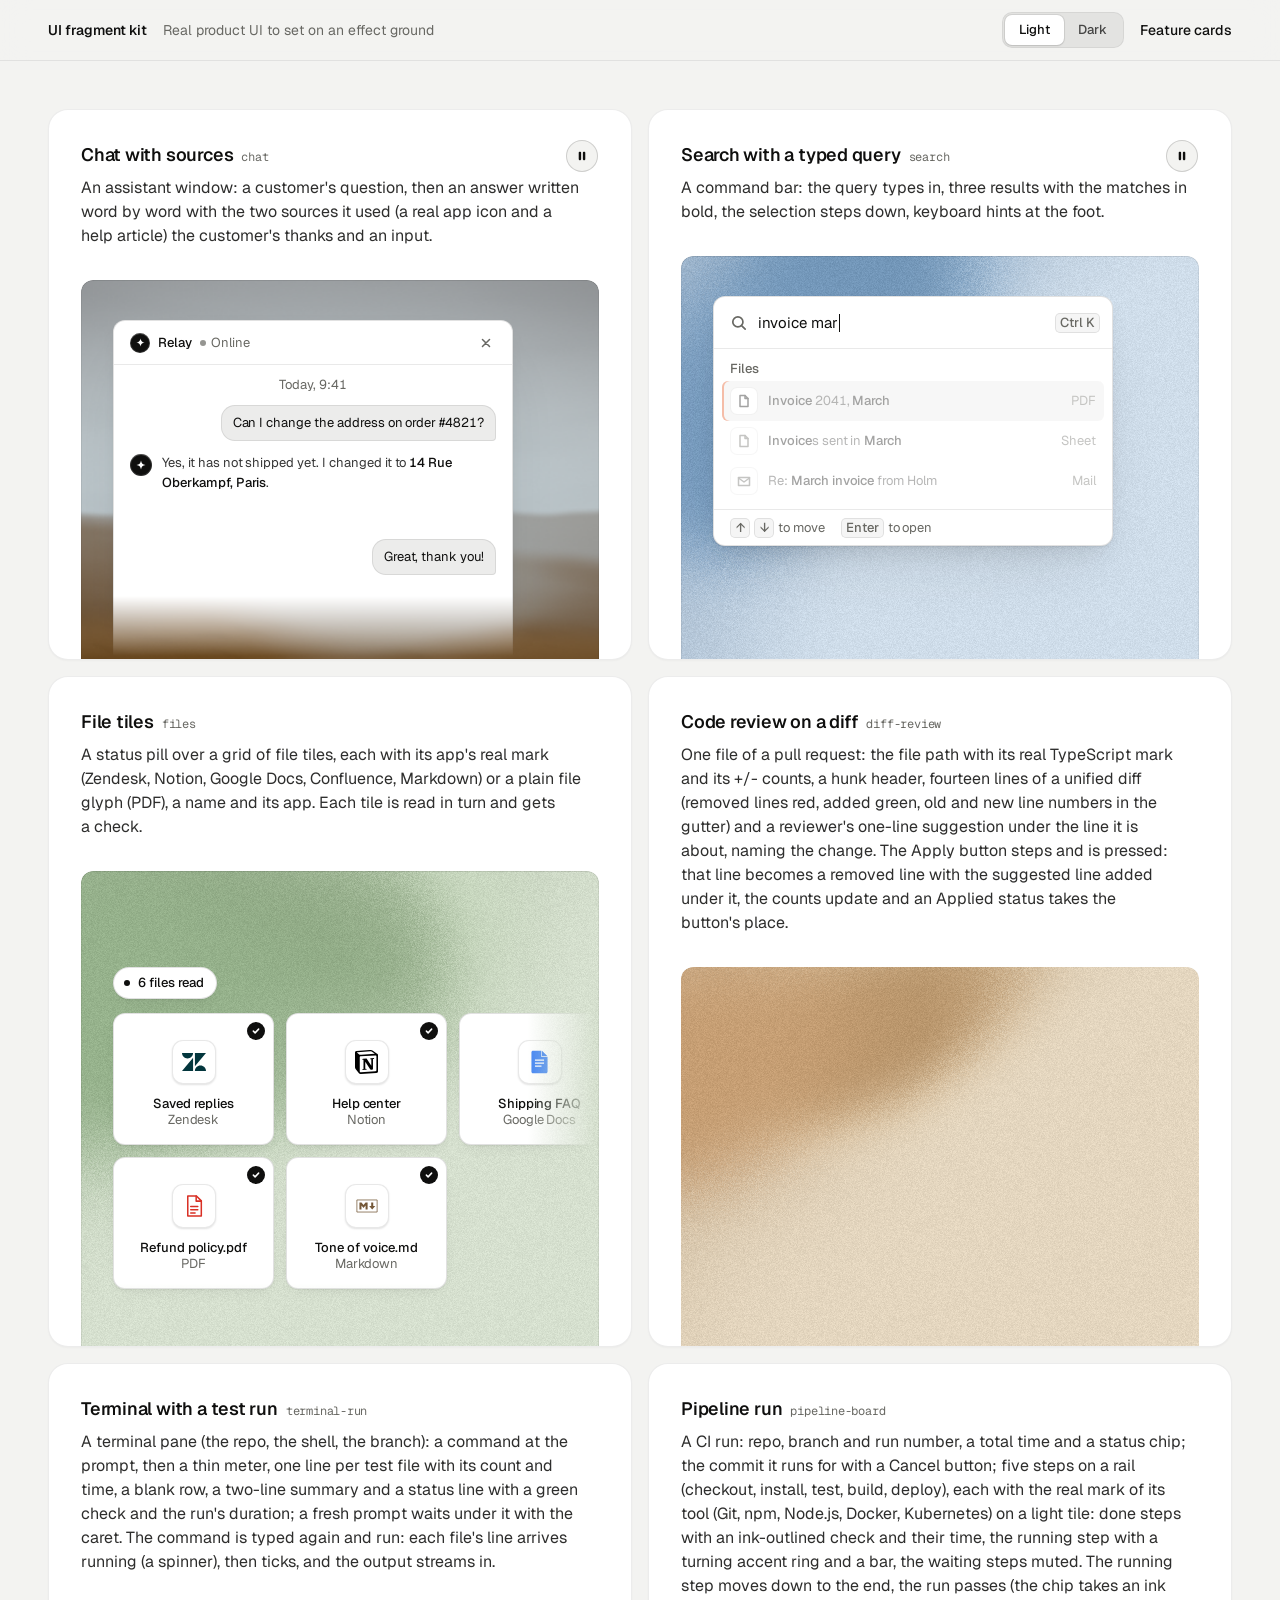
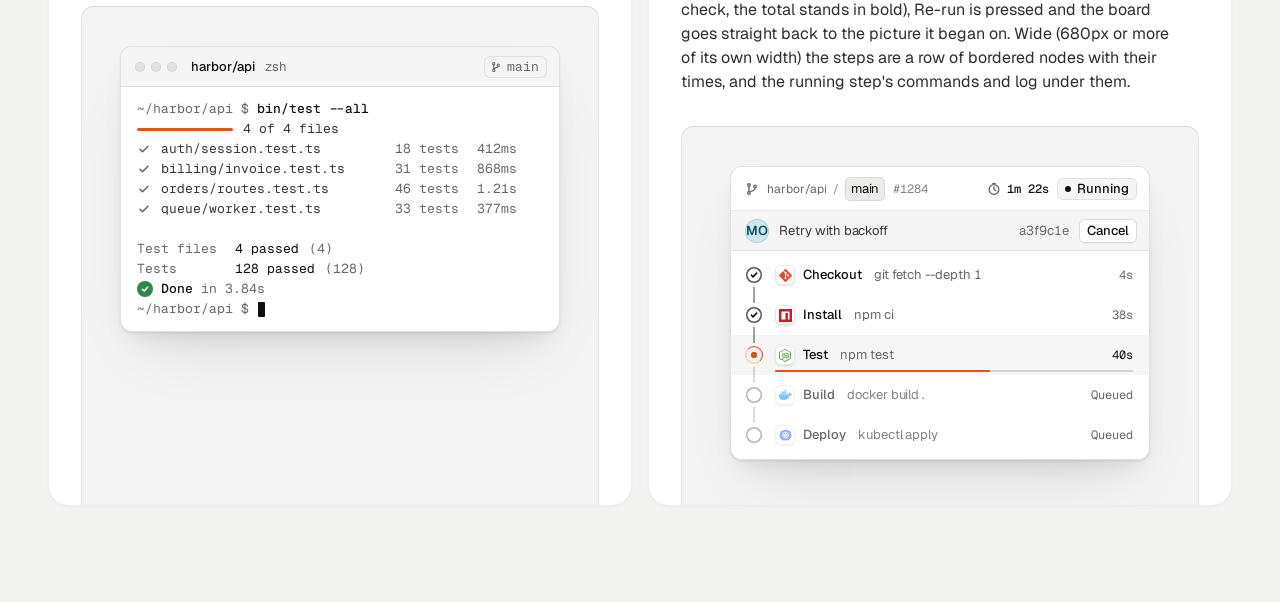
<file: assets/ui/_lab/loops.html>
<!doctype html>
<html lang="en" data-theme="light">
<head>
<script>window.__tpGlMax = 16;   /* a gallery shows many live effects at once; a page of a site keeps the default 4 (fx.js) */</script>
<meta charset="utf-8">
<meta name="viewport" content="width=device-width, initial-scale=1">
<title>UI loops lab</title>
<meta name="description" content="Nineteen pieces of real product UI from the taste-skill kit, each on an effect ground in a feature card.">
<link rel="preconnect" href="https://fonts.googleapis.com">
<link rel="preconnect" href="https://fonts.gstatic.com" crossorigin>
<link href="https://fonts.googleapis.com/css2?family=Geist:wght@300..700&family=Geist+Mono:wght@400;500&display=swap" rel="stylesheet">
<link rel="stylesheet" href="../base.css">
<link rel="stylesheet" href="../cards.css">
<style>
  :root { --font-text: "Geist", system-ui, sans-serif; --font-display: "Geist", system-ui, sans-serif; --font-mono: "Geist Mono", ui-monospace, monospace; }
  [data-theme="light"] { --bg: #f3f3f1; --card: #ffffff; --ink: #0f0f0e; --muted: #686863; --accent: #e5531c; --accent-ink: #ffffff; --g-bg: #e9e8e4; --g-surface: #f6f5f2; --frag: #ffffff; --warm: #c9a679; }
  [data-theme="dark"] { --bg: #070708; --card: #151517; --ink: #f2f2ef; --muted: #8f9094; --accent: #ff7a3c; --accent-ink: #120c08; --g-bg: #0e0e10; --g-surface: #1b1c1f; --frag: #1c1d20; --warm: #9c9689; }
  * { box-sizing: border-box; }
  html, body { margin: 0; }
  body { font-family: var(--font-text); background: var(--bg); color: var(--ink); -webkit-font-smoothing: antialiased; }
  .panel { --fx-bg: var(--g-bg); --fx-surface: var(--g-surface); --fx-ink: var(--ink); --fx-muted: var(--muted); --fx-accent: var(--hue, var(--warm)); --fx-accent-ink: var(--accent-ink); --calm: var(--g-bg); --p-h: 380px; }
  .top { position: sticky; top: 0; z-index: 20; background: color-mix(in oklab, var(--bg) 86%, transparent); backdrop-filter: blur(14px); -webkit-backdrop-filter: blur(14px); border-bottom: 1px solid color-mix(in oklab, var(--ink) 8%, transparent); }
  .top__in { max-width: 1232px; margin: 0 auto; padding: 0 24px; height: 60px; display: flex; align-items: center; gap: 16px; font-size: 14px; line-height: 20px; }
  .top__in strong { font-weight: 560; }
  .top__in > span { color: var(--muted); }
  .sp { flex: 1; }
  .seg { display: inline-flex; padding: 3px; border-radius: 10px; background: color-mix(in oklab, var(--ink) 6%, var(--bg)); box-shadow: inset 0 0 0 1px color-mix(in oklab, var(--ink) 6%, transparent); }
  .seg button { font: inherit; font-size: 13px; font-weight: 500; border: 0; background: none; color: color-mix(in oklab, var(--ink) 72%, var(--bg)); height: 30px; padding: 0 14px; border-radius: 7px; cursor: pointer; }
  .seg button[aria-pressed="true"] { background: var(--card); color: var(--ink); box-shadow: 0 0 0 1px color-mix(in oklab, var(--ink) 8%, transparent), 0 1px 2px rgb(0 0 0 / .1); }
  .top__in a { color: var(--ink); text-decoration: none; font-weight: 500; }
  main { max-width: 1232px; margin: 0 auto; padding: 48px 24px 96px; }
  .grid { display: grid; grid-template-columns: repeat(2, minmax(0, 1fr)); gap: 16px; }
  .card > h3 code { font: 400 12px/16px var(--font-mono); color: var(--muted); margin-left: 8px; }
  @media (max-width: 860px) { .grid { grid-template-columns: minmax(0, 1fr); } }
  @media (max-width: 600px) { main { padding: 24px 16px 64px; } .top__in { padding: 0 16px; } .top__in > span { display: none; } .panel { --p-h: 340px; } }
</style>
</head>
<body>
<header class="top">
  <div class="top__in">
    <strong>UI fragment kit</strong><span>Real product UI to set on an effect ground</span>
    <span class="sp"></span>
    <div class="seg" role="group" aria-label="Theme"><button type="button" data-mode="light" aria-pressed="true">Light</button><button type="button" data-mode="dark" aria-pressed="false">Dark</button></div>
    <a href="../cards.html">Feature cards</a>
  </div>
</header>
<main><div class="grid" id="grid"></div></main>

<script type="module">
  import fx from '../../effects/fx.js';
  import ui from '../ui.js';
  const index = await fetch('../index.json').then(r => r.json());
  // where each one sits, as its meta.json says: anchored at a corner or rising from the bottom and cut by
  // the panel's edge, or whole with 24px or more of ground round it; a fade only where an edge cuts it.
  // Only the compact slider sits in the calm middle (Figma's Texture tile); the cursor dialog is shown
  // where it belongs, over the lower-right edge of a window. [class, fade, style, opts]
  const PLACE = {
    window: ['at-corner', 'stage--fade-br', '--ay:56px'],
    chat: ['at-rise to-edge', 'stage--fade-b'],
    cursor: ['at-over', '', '--bx:24px;--by:24px'],
    notify: ['at-rise fit', 'stage--fade-b', '--ay:calc(100% - 180px);--ay-sm:calc(100% - 180px);--fit-max:380px'],
    toggles: ['at-right', ''],
    stat: ['at-corner', ''],
    search: ['at-corner', ''],
    integrations: ['at-corner', ''],
    slider: ['at-center', '', '', '{"compact":true,"drive":{"param":"grain","min":0.15,"max":0.95}}'],
    voice: ['at-rise to-edge fit', 'stage--fade-b', '--ax:max(24px, 50% - 132px);--ay:24px;--fit-max:264px'],
    files: ['at-corner wide', 'stage--fade-br', '--w:680px;--ay:96px'],
    calendar: ['at-rise fit', 'stage--fade-b', '--fit-max:440px'],
    code: ['at-corner', ''],
    'diff-review': ['at-corner fit', 'stage--fade-b', '--fit-max:480px'],
    'terminal-run': ['at-rise fit', '', '--fit-max:440px'],
    'pipeline-board': ['at-rise fit', '', '--fit-max:420px'],
    doc: ['at-corner to-edge', 'stage--fade-b'],
    checklist: ['at-rise fit', '', '--fit-max:340px'],
    apps: ['at-corner wide', 'stage--fade-br', '--w:560px;--ay:48px'],
  };
  // grounds behind UI are soft lit fields (never a line or dot pattern), on both themes: the bright
  // picture behind dark UI on the dark page, a clear step darker than white UI on the light page
  // the painting stays abstract (a mist over warm sand, level, fully soft) and shows once on the page
  const PAINT = ['painterly-landscape', { blur: 1, brush: 0.35, slope: 0, hillY: 0.3, horizon: 0.62, calm: 0.2, calmX: 0.6, calmY: 0.8, drift: 0, side: 1 }, '{"bg":"#a3b0b6","accent":"#c49a6c"}'];
  const GRAIN = ['grain-gradient', { speed: 0, grainMotion: 0, calm: 0.2, calmX: 0.5, calmY: 0.6, tint: 0.6, contrast: 0.6 }, '{"bg":"#d9ccb7","surface":"#e9e0d2","ink":"#2a2622","muted":"#6f675c","accent":"#a8794a"}'];
  const SKY = [GRAIN[0], GRAIN[1], '{"bg":"#c6d3df","surface":"#d6e0e9","ink":"#25303a","muted":"#5d6873","accent":"#3f6a92"}'];
  const SAGE = [GRAIN[0], GRAIN[1], '{"bg":"#cdd6c6","surface":"#dce3d6","ink":"#262d24","muted":"#5f6a5a","accent":"#6c8e63"}'];
  const GROUND = (m, i) => (m.name === 'slider' ? GRAIN : i === 0 ? PAINT : [GRAIN, SKY, SAGE][i % 3]);
  const q = new URLSearchParams(location.search);
  const grid = document.getElementById('grid');
  const want = (q.get("n") || "diff-review,terminal-run,pipeline-board,search,chat,files").split(",");
  grid.innerHTML = index.fragments.filter(m => want.includes(m.name)).map((m, i) => {
    const [at, fade, extra = '', opts = ''] = PLACE[m.name] || ['at-corner', 'stage--fade-br'];
    const [id, params, pal] = GROUND(m, i);
    const w = at === 'at-center' ? '' : ` style="--ax:32px;--ay:40px;${extra}"`;
    const o = opts ? ` data-ui-opts='${opts}'` : '';
    // the cursor is a dialog over a window's edge: the window under it holds still
    const under = m.name === 'cursor' ? `<div class="at-corner" style="--ax:32px;--ay:40px" data-ui-load="window" data-ui-opts='{"compact":true}' data-ui-still></div>` : '';
    return `<article class="card card--row"><h3>${m.title}<code>${m.name}</code></h3><p>${m.shows}</p>
      <div class="panel" data-fx="${id}" data-fx-seed="${(i + 1) * 17}" data-fx-params='${JSON.stringify(params)}' data-fx-palette='${pal}' style="--calm-k:0%">
        <div class="stage ${fade}">${under}<div class="${at}"${w}${o} data-ui-load="${m.name}"></div></div></div></article>`;
  }).join('');
  function setMode(mode) {
    document.documentElement.dataset.theme = mode;
    document.querySelectorAll('.seg button').forEach(b => b.setAttribute('aria-pressed', String(b.dataset.mode === mode)));
  }
  setMode(q.get('mode') === 'dark' ? 'dark' : 'light');
  if (q.has('t')) fx.setClock(+q.get('t'));
  // each ground is drawn once near the screen and kept as a picture (its WebGL context freed), so nineteen
  // panels need one or two contexts, not nineteen
  await Promise.all([ui.loadAll(grid), ui.grounds(grid, fx)]);
  document.documentElement.dataset.ready = '1';
  document.querySelectorAll('.seg button').forEach(b => b.addEventListener('click', async () => {
    setMode(b.dataset.mode);
    for (const el of grid.querySelectorAll('[data-ui]')) el.__ui?.repaint?.();
    await ui.grounds(grid, fx);
  }));
</script>
</body>
</html>
</file>
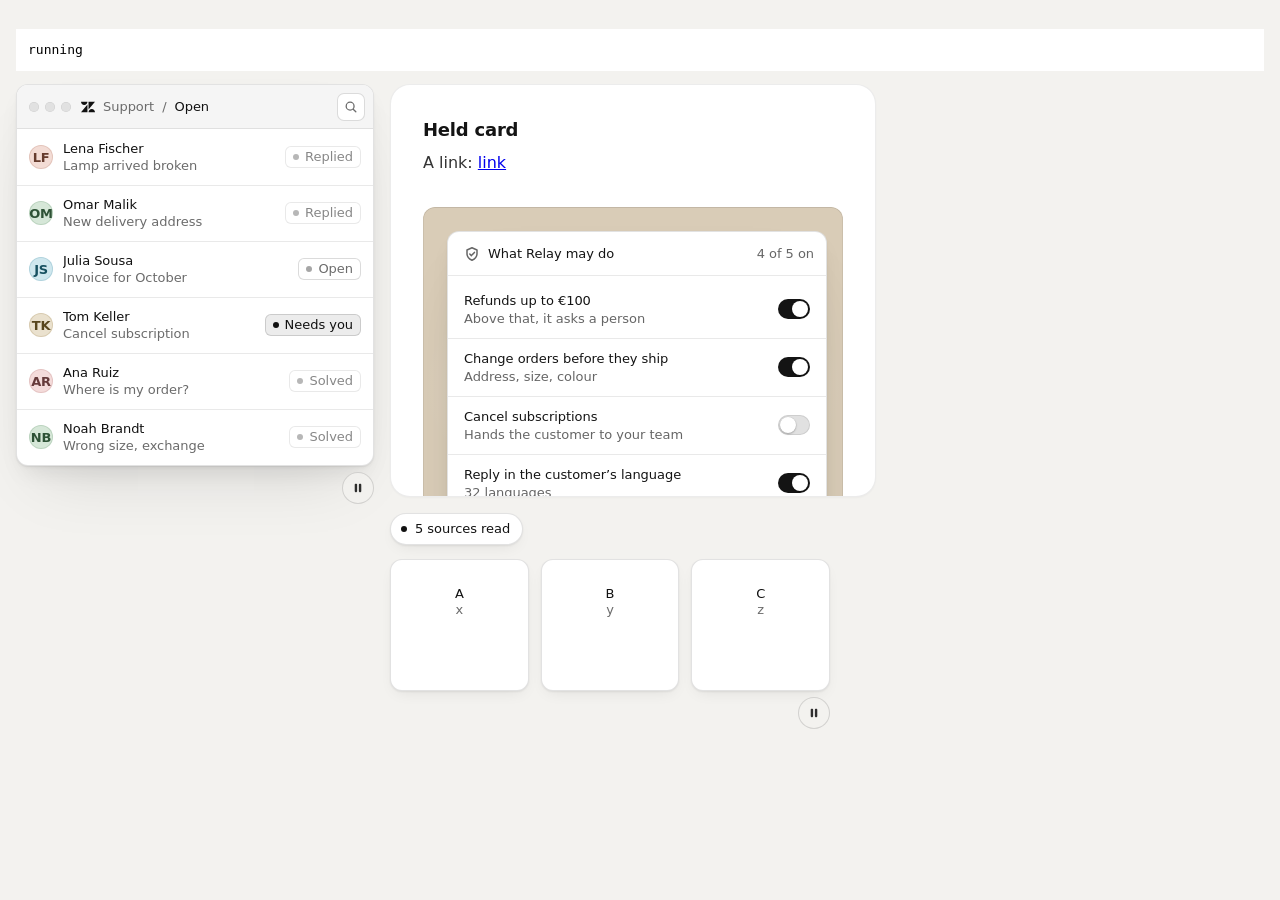
<file: assets/ui/_lab/selftest.html>
<!doctype html><html><head><script>window.__tpGlMax = 16;   /* a gallery shows many live effects at once; a page of a site keeps the default 4 (fx.js) */</script>
<meta charset="utf-8"><title>Card kit self-test</title>
<link rel="stylesheet" href="../base.css"><link rel="stylesheet" href="../cards.css">
<style>body{margin:0;padding:16px;background:#f3f2ef;--bg:#f3f2ef;--card:#fff;--ink:#141414;--muted:#666;--accent:#d2552d;font:14px/20px system-ui}#out{white-space:pre-wrap;font:13px/18px monospace;background:#fff;padding:12px}.bare{width:358px}.g{display:grid;grid-template-columns:358px 1fr;gap:16px}</style></head><body>
<pre id="out">running</pre>
<div class="g">
  <div class="bare" id="bare"><div data-ui-load="window"></div></div>
  <div>
    <article class="card" id="held" style="width:420px"><h3>Held card</h3><p>A link: <a href="#x" id="lnk">link</a></p>
      <div class="panel"><div class="stage"><div class="at-corner" style="--ax:24px;--ay:24px" data-ui-load="toggles" data-ui-still></div></div></div></article>
    <div id="files" style="width:440px;margin-top:16px"><div class="ui ui-files" data-ui="files">
      <div class="ui-files__status"><span class="ui-dot"></span><span data-files-status>16 sources read</span></div>
      <ul class="ui-files__grid"><li class="ui-file is-done"><span class="ui-file__name">A</span><span class="ui-file__kind">x</span><span class="ui-file__bar"><i></i></span></li><li class="ui-file is-done"><span class="ui-file__name">B</span><span class="ui-file__kind">y</span><span class="ui-file__bar"><i></i></span></li><li class="ui-file is-done"><span class="ui-file__name">C</span><span class="ui-file__kind">z</span><span class="ui-file__bar"><i></i></span></li></ul></div></div>
  </div>
</div>
<script type="module">
import ui from '../ui.js';
const out = document.getElementById('out'), log = [];
const say = s => { log.push(s); out.textContent = log.join('\n'); };
await ui.loadAll(document); await ui.startAll(document);
const wait = ms => new Promise(r => setTimeout(r, ms));
// files status words
const st = document.querySelector('#files [data-files-status]'); const seen = new Set();
const mo = new MutationObserver(() => seen.add(st.textContent)); mo.observe(st, { childList: true, characterData: true, subtree: true });
// focus once on a held card
let cycles = 0; document.getElementById('held').addEventListener('ui-cycle', () => cycles++);
await wait(1500);
const bare = document.getElementById('bare'), btn = bare.querySelector('.loop-pause'), win = bare.querySelector('.ui');
if (btn && win) { const b = btn.getBoundingClientRect(), w = win.getBoundingClientRect(); say(`bare pause: btn top ${Math.round(b.top)} win bottom ${Math.round(w.bottom)} -> ${b.top >= w.bottom - 1 ? 'clear of window' : 'OVERLAPS'}`); } else say('bare pause: ' + (btn ? 'no window' : 'no button'));
document.getElementById('lnk').focus();
await wait(9000);
say(`held card, focus kept 9 s: ${cycles} cycle(s) ${cycles <= 1 ? 'ok' : 'LOOPS'}; held button: ${document.querySelector('#held .loop-pause') ? 'yes' : 'none'}`);
say('files status texts seen: ' + [...seen].join(' | '));
document.body.dataset.ready = '1';
</script></body></html>
</file>
<file: assets/system.css>
/*
  taste-skill system.css - the one system for the page. Link it first, then assets/ui/cards.css (the
  feature card, its panel and the fragment placements), then set the palette (--p-*), the fonts and
  the radius set on :root in the page (node scripts/start.mjs prints that block).
  Do not add a second grid, spacing scale, type scale, radius scale, button or card style.
*/

/* ---------------------------------------------------------------- tokens */
:root {
  /* palette (hex only; fx.js reads --bg --surface --ink --muted --accent --accent-ink) */
  --p-bg: #ffffff;
  --p-surface: #f4f4f4;
  --p-ink: #111111;
  --p-muted: #6b6b6b;
  --p-accent: #1a4be0;
  --p-accent-ink: #ffffff;
  --p-action: #1a4be0;      /* buttons, links, focus: the accent, or the ink when the accent is too pale */
  --p-action-ink: #ffffff;
  --p-inv-bg: #111111;
  --p-inv-surface: #1c1c1c;
  --p-inv-ink: #f4f4f4;
  --p-inv-muted: #a3a3a3;
  --p-inv-accent: #ffffff;
  --p-inv-accent-ink: #111111;
  --p-inv-action: #ffffff;
  --p-inv-action-ink: #111111;
  /* the lit ground behind UI and in the closing band (references/cards.md), one per page, tech pages only
     (none on kind other, which is flat): <html data-ground="sand|sky|sage|painting">. system.js gives it to every ground
     that holds UI, on light and dark pages alike; --hue on one panel changes only its accent */
  --ground-bg: #d9ccb7; --ground-surface: #e9e0d2; --ground-ink: #2a2622; --ground-muted: #5a534a; --ground-accent: #a8794a;

  /* fonts */
  --font-display: system-ui, -apple-system, "Segoe UI", sans-serif;
  --font-text: system-ui, -apple-system, "Segoe UI", sans-serif;
  --font-mono: ui-monospace, "SFMono-Regular", Menlo, Consolas, monospace;
  --display-weight: 400;    /* headlines 400; 500 on a tech page (software, gaming, hardware) */
  --display-tracking: -0.025em;

  /* the page rhythm (references/layout-v4.md): one section per screen. The header is fixed and
     --nav tall; every section is padded --padt above and --padb (plus the phone action bar, --bar)
     below, and is exactly one or two screens tall (--h: 1 or 2; --hm on a phone). The hero's words
     start --hgap under the header and its content ends --hpadb above the fold. */
  --nav: 72px;
  --padt: 120px;
  --padb: 72px;
  --hgap: 48px;
  --hpadb: 64px;
  --bar: 0px;
  /* grid: one .wrap (alias .container) for the header, every section and the footer, the same
     --gut on both sides: 1280 wide at x 80-1360 at 1440, 342 at x 24-366 at 390 */
  --container: 1280px;
  --gut: 80px;
  --pad: var(--gut);
  --gutter: 24px;

  /* spacing: 4/8 scale */
  --s-1: 4px;  --s-2: 8px;  --s-3: 12px; --s-4: 16px; --s-5: 24px;
  --s-6: 32px; --s-7: 48px; --s-8: 64px; --s-9: 96px; --s-10: 128px;
  --section: 40px;      /* only a .section outside main (the kit's demo pages); every main > section and
                           footer.closing take --padt and --padb */
  --section-band: 56px; /* the same for an older footer outside footer.closing */
  --head-gap: 48px;     /* the one heading-to-content gap, 32 on a phone (layout.css reads it as --ly-head-gap) */
  --card-pad: 16px;     /* card padding (cards.css sets its own for cards with a panel) */
  --card-gap: 16px;     /* gap between cards */

  /* type scale (the only sizes on the page) */
  --t-label: 13px;
  --t-small: 14px;
  --t-body: 16px;
  --t-lead: 18px;
  --t-card: 18px;
  --t-h3: 24px;
  /* straight lines from the phone size at 390 to the desktop size at 1440 (system.md's table) */
  --t-h2: clamp(30px, 1.72vw + 23.3px, 48px);
  --t-h1: clamp(38px, 3.24vw + 25.4px, 72px);
  /* a big number stays a step under the h2 (VI-11): 38 at 1440, 28 at 390, so it never reads as a
     section heading; a stats row and a price set their own, smaller still */
  --t-stat: clamp(28px, .952vw + 24.29px, 38px);

  /* radius: one scale (soft by default; data-radius on <html> switches it) */
  --r-sm: 8px;  --r-md: 12px; --r-lg: 20px; --r-btn: 8px;

  /* controls (fixed here; a page never adds its own) */
  --btn-h: 44px;
  --btn-h-sm: 36px;
  --nav-h: var(--nav);  /* the older name, kept for the kit's files */
  --icon: 16px;         /* small icons: socials, menu chevrons, mono brand marks */

  /* motion: the one UI ease-out (motion.css --m-ease and ui/base.css --u-ease read it; references/motion.md) */
  --ease: cubic-bezier(.2, .8, .2, 1);
  --dur: 180ms;
}
html[data-radius="sharp"] { --r-sm: 4px; --r-md: 6px;  --r-lg: 8px;  --r-btn: 4px; }
html[data-radius="soft"]  { --r-sm: 8px; --r-md: 12px; --r-lg: 20px; --r-btn: 8px; }
html[data-radius="round"] { --r-sm: 10px; --r-md: 16px; --r-lg: 24px; --r-btn: 999px; }
/* the four lit grounds (references/cards.md); sand is the default above. painting goes with
   painterly-landscape (x.ai's daylight sky over olive hills) */
html[data-ground="sky"]      { --ground-bg: #c6d3df; --ground-surface: #d6e0e9; --ground-ink: #25303a; --ground-muted: #4d5964; --ground-accent: #3f6a92; }
html[data-ground="sage"]     { --ground-bg: #cdd6c6; --ground-surface: #dce3d6; --ground-ink: #262d24; --ground-muted: #535b51; --ground-accent: #6c8e63; }
html[data-ground="painting"] { --ground-bg: #79a8d6; --ground-surface: #a6c4e2; --ground-ink: #16212c; --ground-muted: #273949; --ground-accent: #9c9b3c; }
/* cards.css takes its card and panel radii from this scale */
html[data-radius] .card { --c-r: var(--r-lg); }
html[data-radius] .panel { --p-r: var(--r-md); }

/* a phone: the header 56, the sections padded 96 / 48, the hero's words 40 under the header and its
   content ending 24 above the fold, 24 at both sides, 12 between columns */
@media (max-width: 639px) {
  :root { --nav: 56px; --padt: 96px; --padb: 48px; --hgap: 40px; --hpadb: 24px; --gut: 24px; --gutter: 12px; --card-gap: 12px; --head-gap: 32px; }
}
@media (min-width: 640px) {
  :root { --gut: 48px; --section: 48px; --section-band: 72px; --card-pad: 24px; }
}
@media (min-width: 1024px) {
  :root { --gut: 80px; --section: 56px; --section-band: 96px; --card-gap: 24px;
          --t-lead: 20px; --t-card: 20px; --t-h3: 28px; }
  /* a place (and a local service): the 1200 column at x 120-1320 */
  html[data-type="place"] { --gut: 120px; --container: 1200px; }
}
/* a place (VI-06, ST-96, PH-23): its own smaller type (h1 48/53 and 32/37, h2 32/40 and 24/30, titles
   and the sub-line 20 and 18), the Recipe 3 hero's gap under its photograph (40, 24 on a phone),
   square photographs and cards and 2px buttons, whatever data-radius and data-buttons say */
:root[data-type="place"] {
  --hgap: 40px;
  --t-h1: clamp(32px, 1.524vw + 26.06px, 48px);
  --t-h2: clamp(24px, .762vw + 21px, 32px);
  --t-h3: clamp(20px, .381vw + 18.51px, 24px);
  --r-sm: 2px; --r-md: 0px; --r-lg: 0px; --r-btn: 2px;
}
:root[data-type="place"] :is(h1, .t-h1) { line-height: 1.104; }
:root[data-type="place"] :is(h2, .t-h2) { line-height: 1.25; }
@media (max-width: 639px) {
  :root[data-type="place"] { --hgap: 24px; }
  :root[data-type="place"] :is(h1, .t-h1) { line-height: 1.156; }
}

/* ---------------------------------------------------------------- grounds (at most three) */
:root, .ground-base {
  --bg: var(--p-bg); --surface: var(--p-surface); --ink: var(--p-ink); --muted: var(--p-muted);
  --accent: var(--p-accent); --accent-ink: var(--p-accent-ink); --card: var(--p-surface);
  --action: var(--p-action); --action-ink: var(--p-action-ink);
}
.ground-surface {
  --bg: var(--p-surface); --surface: var(--p-bg); --ink: var(--p-ink); --muted: var(--p-muted);
  --accent: var(--p-accent); --accent-ink: var(--p-accent-ink); --card: var(--p-bg);
  --action: var(--p-action); --action-ink: var(--p-action-ink);
}
.ground-inverse {
  --bg: var(--p-inv-bg); --surface: var(--p-inv-surface); --ink: var(--p-inv-ink); --muted: var(--p-inv-muted);
  --accent: var(--p-inv-accent); --accent-ink: var(--p-inv-accent-ink); --card: var(--p-inv-surface);
  --action: var(--p-inv-action); --action-ink: var(--p-inv-action-ink);
}
:root, .ground-base, .ground-surface, .ground-inverse {
  --line: color-mix(in oklab, var(--ink) 11%, transparent);
  --line-strong: color-mix(in oklab, var(--ink) 20%, transparent);
  /* effects (fx.js) and UI fragments (assets/ui) take the colours of the ground they sit on */
  --fx-bg: var(--bg); --fx-surface: var(--surface); --fx-ink: var(--ink); --fx-muted: var(--muted);
  --fx-accent: var(--accent); --fx-accent-ink: var(--accent-ink);
  --ui-font: var(--font-text); --ui-mono: var(--font-mono); --ui-radius: var(--r-md);
}
.ground-base, .ground-surface, .ground-inverse { background: var(--bg); color: var(--ink); }

/* ---------------------------------------------------------------- base */
*, *::before, *::after { box-sizing: border-box; }
/* an anchor lands on the section's top (the judge's frame): the fixed header covers --nav of its --padt */
html { -webkit-text-size-adjust: 100%; scroll-padding-top: 0; scroll-behavior: auto; margin: 0; }
body {
  margin: 0; background: var(--bg); color: var(--ink);
  font: 400 var(--t-body)/1.55 var(--font-text);
  -webkit-font-smoothing: antialiased; text-rendering: optimizeLegibility; overflow-x: clip;
}
img, svg, video, canvas { display: block; max-width: 100%; }
/* hidden means hidden, also on an img the line above makes a block (a menu tab's photograph, a peek photograph) */
[hidden] { display: none !important; }
img, video { height: auto; }
a { color: inherit; text-decoration: none; }
button { font: inherit; color: inherit; }
h1, h2, h3, h4, p, ul, ol, figure, blockquote { margin: 0; }
ul, ol { padding: 0; list-style: none; }
h1, h2, h3, h4 {
  font-family: var(--font-display); font-weight: var(--display-weight);
  letter-spacing: var(--display-tracking); text-wrap: balance; overflow-wrap: break-word;
  /* a long word (a German compound at 390) breaks at a syllable with a hyphen, in the language of <html lang>;
     only words of 10 letters or more, 4 at least on each side, so a short English heading never breaks */
  hyphens: auto; -webkit-hyphens: auto; hyphenate-limit-chars: 10 4 4;
}
h1, .t-h1 { font-size: var(--t-h1); line-height: 1.04; }
h2, .t-h2 { font-size: var(--t-h2); line-height: 1.1; }
h3, .t-h3 { font-size: var(--t-h3); line-height: 1.2; }
h4, .t-card { font-family: var(--font-text); font-weight: 500; font-size: var(--t-card); line-height: 1.3; letter-spacing: -0.01em; }
p { text-wrap: pretty; }
.t-lead  { font-size: var(--t-lead); line-height: 1.5; }
.t-body  { font-size: var(--t-body); line-height: 1.55; }
.t-small { font-size: var(--t-small); line-height: 1.5; }
.t-label { font-size: var(--t-label); font-weight: 500; line-height: 1.4; letter-spacing: 0.01em; }
.t-stat  { font-family: var(--font-display); font-weight: var(--display-weight); font-size: var(--t-stat);
           line-height: 1; letter-spacing: var(--display-tracking); font-variant-numeric: tabular-nums; }
.muted { color: var(--muted); }
.mono  { font-family: var(--font-mono); }
.measure { max-width: 62ch; }
:focus-visible { outline: 2px solid var(--action); outline-offset: 2px; border-radius: 2px; }
::selection { background: color-mix(in oklab, var(--accent) 30%, transparent); }

/* ---------------------------------------------------------------- grid */
.wrap, .container { width: min(100% - 2 * var(--gut), var(--container)); margin-inline: auto; padding-inline: 0; }
.grid { display: grid; grid-template-columns: repeat(12, minmax(0, 1fr)); column-gap: var(--gutter); row-gap: var(--card-gap); }
.grid > * { min-width: 0; grid-column: 1 / -1; }
.section { padding-block: var(--section); }

/* ---------------------------------------------------------------- one section per screen
   The page is a stack of screens. Framed at scrollY = k x the screen height, a shot shows exactly one
   section: the hero alone on the first screen, every other section (and footer.closing, the close and
   the footer in one) exactly one or two screens tall, its h2 first, --padt under its top. Heights
   and padding do it: no pinning, snapping or script.
     <section class="section" id=".." style="--h: 2">     (2 screens; --hm sets a phone's count alone)
       <div class="wrap"> the h2 first, then the content </div>     (the one in-flow child)
     </section>
   A layer (a full-bleed photograph or ground behind the words) is an <img class="layer" aria-hidden="true">
   beside the .wrap. Content must fit: one screen holds 708px of content at 1440x900 (900 - 120 - 72),
   two hold 1,608 (the second screen's part starts --padt under its top with .g2). From 640 to 1279 a
   section keeps at least its screens and grows past them rather than overlap the next. */
main > :is(section, .section), footer.closing {
  position: relative; box-sizing: border-box;
  height: calc(var(--h, 1) * 100vh); height: calc(var(--h, 1) * 100svh);
  padding: var(--padt) 0 calc(var(--padb) + var(--bar));
}
main > :is(section, .section) > :is(.wrap, .container), footer.closing > .wrap { position: relative; z-index: 1; height: 100%; }
main > :is(section, .section) > :is(.wrap, .container):not(.grid) { display: flex; flex-direction: column; }
/* a .wrap that is the section's grid too (class="wrap grid"): its rows start at the top */
main > :is(section, .section) > :is(.wrap, .container).grid { align-content: start; }
/* .fill: the block that takes what the screen leaves under the heading (a photograph, a frame) */
main > :is(section, .section) > .wrap > .fill { flex: 1 1 0; min-height: 0; }
/* two screens as two groups: row 1 the h2 and the first group, row 2 the rest (no second h2), starting
   --padt under the second screen's top, so the second shot looks like any other section */
main > :is(section, .section).g2, footer.closing.g2 { --h: 2; }
main > :is(section, .section).g2 > :is(.wrap, .container), footer.closing.g2 > .wrap { display: grid; grid-template-rows: minmax(0, 1fr) minmax(0, 1fr); row-gap: calc(var(--padt) + var(--padb) + var(--bar)); }
main > :is(section, .section).g2 > :is(.wrap, .container) > *, footer.closing.g2 > .wrap > * { min-height: 0; align-self: start; }
main > :is(section, .section).g2 > :is(.wrap, .container) > :is(.group, .fill) { align-self: stretch; }
/* a group: one screen's part of a .g2 section (its h2 and first rows, or the rest) */
.group { display: flex; flex-direction: column; min-height: 0; }
/* each screen's card row runs down to that screen's foot (the cards stretch, their panels grow), so
   the second screen of a .g2 is never a short row over an empty ground; both rows end on the same line */
@media (min-width: 1024px) {
  main > :is(section, .section).g2 > .wrap > .grid:last-child,
  main > :is(section, .section).g2 > .wrap > .group > .grid:last-child { align-self: stretch; flex: 1 1 auto; min-height: 0; }
}
.group > .fill { flex: 1 1 0; min-height: 0; }
@media (min-width: 640px) and (max-width: 1279px) {
  main > :is(section, .section):not(.hero, .section--hero), footer.closing {
    height: auto; min-height: calc(var(--h, 1) * 100vh); min-height: calc(var(--h, 1) * 100svh);
  }
  /* the section is a column and its .wrap takes all of it, so a .fill (a photograph, a frame) still
     grows to the section's foot (a min-height percentage would not resolve, leaving it at its least) */
  /* :where() keeps it at no weight, so a page's own phone- or tablet-only hiding (section.desk-only { display: none }) wins */
  :where(main > :is(section, .section):not(.hero, .section--hero), footer.closing) { display: flex; flex-direction: column; }
  main > :is(section, .section):not(.hero, .section--hero) > :is(.wrap, .container), footer.closing > .wrap { flex: 1 0 auto; height: auto; min-height: 0; }
}
/* a phone: lvh (the screen with its bars hidden) for every section but the hero; --hm when stacking
   makes the content taller than the desktop count */
@media (max-width: 639px) {
  /* at least its screens, never less: content a screen cannot hold makes the section taller (the rhythm
     check then asks for --hm: 2 or less content); a fixed height would lay its last rows over the next
     section, the fault the phone shots showed most (a list under the closing heading and its button) */
  main > :is(section, .section):not(.hero, .section--hero), footer.closing {
    height: auto; min-height: calc(var(--hm, var(--h, 1)) * 100vh); min-height: calc(var(--hm, var(--h, 1)) * 100lvh);
  }
  /* one grid row at least the screens tall that grows with the .wrap's content: the .wrap is stretched to
     it, so its .fill and its two groups still share a definite height */
  /* (at no weight, as on the tablet: a page's own section.desk-only { display: none } still hides it) */
  :where(main > :is(section, .section):not(.hero, .section--hero):has(> :is(.wrap, .container)), footer.closing) {
    display: grid; grid-template-columns: minmax(0, 1fr); grid-template-rows: 1fr; grid-auto-rows: auto;
  }
  main > :is(section, .section):not(.hero, .section--hero) > :is(.wrap, .container), footer.closing > .wrap { height: auto; }
  main > :is(section, .section).g2m, footer.closing.g2m { --hm: 2; }
  main > :is(section, .section).g2m > :is(.wrap, .container), footer.closing.g2m > .wrap { display: grid; grid-template-rows: minmax(0, 1fr) minmax(0, 1fr); row-gap: calc(var(--padt) + var(--padb) + var(--bar)); }
  /* stacked in one, the two groups keep the open cards' 32px, so the first group's last panel never meets
     the next card's title */
  main > :is(section, .section).g2:not(.g2m) > :is(.wrap, .container) { display: flex; row-gap: var(--s-6); }
  /* what the two screens leave goes around the second group, so it opens below the header, not on the fold */
  main > :is(section, .section).g2:not(.g2m) > :is(.wrap, .container) > :last-child { margin-block: auto; }
  main > :is(section, .section).g2:not(.g2m) > :is(.wrap, .container) > * { align-self: stretch; }
}
/* a layer: the photograph or ground of a whole section, under its words, edge to edge */
main > :is(section, .section) > :is(img, video, canvas, picture).layer,
footer.closing > :is(img, video, canvas, picture).layer {
  position: absolute; inset: 0; z-index: 0; width: 100%; height: 100%; max-width: none; object-fit: cover; object-position: var(--pos, 50% 50%);
}
main > :is(section, .section) > picture.layer > img { width: 100%; height: 100%; object-fit: cover; }

/* the hero: exactly the first screen, the fixed header over its top. Its words start --hgap under the
   header (--photo adds a full-bleed photograph's height above them on a place); its content ends
   --hpadb above the fold, and nothing of the next section shows, at 1440, 1024, 820 and 390.
     <section class="hero hero--<type>"><div class="wrap"><div class="hero-text"> .. </div>[one strip]</div></section>
   .hero-text holds the whole composition (the words, and the picture or window beside or under them);
   one docked strip (logos, three facts) may follow it, at most 96px, desktop only. */
main > :is(.hero, .section--hero) {
  height: 100vh; height: 100svh; min-height: 0;
  padding: calc(var(--nav) + var(--photo, 0px) + var(--hgap)) 0 calc(var(--hpadb) + var(--bar));
}
:is(.hero, .section--hero) > .wrap { height: 100%; display: grid; grid-template-rows: minmax(0, 1fr) auto; row-gap: var(--s-7); }
:is(.hero, .section--hero) > .wrap > .hero-text { min-height: 0; }
/* a phone: the hero is at least the first screen and grows when a short phone (320x640) cannot hold its
   words, buttons and picture, so nothing of it lies over the next section or under the header */
@media (max-width: 639px) {
  main > :is(.hero, .section--hero) { height: auto; min-height: 100vh; min-height: 100svh; }
  main > :is(.hero, .section--hero):has(> :is(.wrap, .container)) { display: grid; grid-template-columns: minmax(0, 1fr); grid-template-rows: 1fr; grid-auto-rows: auto; }
  main > :is(.hero, .section--hero) > :is(.wrap, .container) { height: auto; }
}
:is(.hero, .section--hero) > .wrap > .hero-strip { grid-row: 2; max-height: 96px; }
@media (max-width: 639px) { :is(.hero, .section--hero) > .wrap > .hero-strip { display: none; } }
.section--hero .section-head { max-width: 860px; }
/* the starter's own hero (hero-split): the words on span-5 top-aligned, the picture on span-6 start-7
   as tall as the hero's content box (at most 716 at 1440x900); a phone stacks words, then the picture
   in what is left */
.hero-text.hero-split { height: 100%; align-items: stretch; }
.hero-split > .hero-copy { align-self: start; }
.hero-split > .hero-visual { position: relative; min-height: 0; height: 100%; }
@media (max-width: 1023px) {
  .hero-text.hero-split { display: flex; flex-direction: column; gap: var(--s-6); }
  .hero-split > .hero-visual { flex: 1 1 0; min-height: 200px; height: auto; }
}
.hero-copy > * + * { margin-top: var(--s-5); }
/* the h1 first in the words' column: its capitals start on the picture's top line, not the line box's
   (the leading above the capitals would put the words about 12px under the photograph's top) */
.hero-copy > h1:first-child { text-box: trim-start cap alphabetic; }
.hero-copy > .btn-row { margin-top: var(--s-6); }
/* three short facts at the foot of the words' column, on the picture's bottom line (no dead space
   under the buttons): <dl class="hero-facts"><div><dt>..</dt><dd>..</dd></div> x3</dl> */
@media (min-width: 1024px) {
  .hero-split > .hero-copy { height: 100%; display: flex; flex-direction: column; }
  .hero-split > .hero-copy > .hero-facts { margin-top: auto; }
}
.hero-facts { display: grid; grid-template-columns: repeat(3, minmax(0, 1fr)); gap: var(--s-5) var(--gutter); margin: 0; }
.hero-facts > div { display: grid; gap: var(--s-1); align-content: start; }
.hero-facts dt { font-size: var(--t-small); color: var(--muted); }
.hero-facts dd { margin: 0; font-weight: 500; }
@media (max-width: 1023px) { .hero-facts { display: none; } }
/* a notice line above the h1 (changed hours, a delivery cut-off): one line with a number, static,
   starting on the left line like the h1 under it */
.hero-notice { font-size: var(--t-small); font-weight: 500; color: var(--ink); }
.hero-notice b, .hero-notice strong { font-weight: 500; color: var(--accent); }
.hero-copy > .hero-notice + h1 { margin-top: var(--s-5); }

/* a phone: open tiles from a row of three or four (rooms, goods, beans) go two-up, an odd last one
   across the row, so a row of three fits one 844px screen (stacked one under another they need two) */
@media (max-width: 639px) {
  .grid > .tile:is(.span-3, .span-4) { grid-column: auto / span 6; }
  .grid > .tile:is(.span-3, .span-4):nth-child(odd of .tile):nth-last-child(1 of .tile) { grid-column: 1 / -1; }
  .grid > .tile:is(.span-3, .span-4) .tile__head { flex-wrap: wrap; gap: 0 var(--s-2); }
}
/* a phone: open cards (words on the ground, the panel under them) stacked one under another keep 32px
   between a panel's foot and the next card's title, so a title never reads as the panel's caption */
@media (max-width: 639px) { .grid:has(> .card--open) { row-gap: var(--s-6); } }
/* a phone stacks a two-screen section's four open tiles into its two screens: their panels take 180px (a wide
   crop), so the h2 and the first two tiles of two lines each end on the first screen and the four inside both,
   not a third of a screen past. A page that sets its group's own --p-h (#features .panel) sets its phone value
   too, as the starter does */
@media (max-width: 639px) { main > :is(section, .section).g2 .card--open > .panel { --p-h: 180px; } }
/* spans: desktop >= 1024. Tablet 640-1023: text cards on span-3 and span-6 go two-up; cards with a
   panel (a visual needs the width; the one exception is a span-6 pair, below)
   and everything else (split text and visuals, span-4 cards, span-5/7/8 blocks) take the full row, so a split stacks and no row is left half empty. Phone < 640: one column. */
@media (min-width: 640px) and (max-width: 1023px) {
  .grid > .card.span-3:not(:has(> .panel)), .grid > .card.span-6:not(:has(> .panel)) { grid-column: auto / span 6; }
  /* the one exception with a panel: a 2x2 (or a pair) of span-6 cards stays two-up from 720px (a panel
     of about 310px and more, wide enough for a kit fragment), so four cards take one or two screens
     at 768-820 instead of a card per row (four stacked panels run past two screens). Split cards and
     every other span keep the full row. Under 720 a card per row. */
  @media (min-width: 720px) {
    .grid > .card.span-6:has(> .panel):not(.card--split) { grid-column: auto / span 6; }
    .grid > .card.span-6:has(> .panel):not(.card--split):nth-child(odd of .card.span-6):nth-last-child(1 of .card.span-6) { grid-column: 1 / -1; }
  }
  /* open tiles (rooms, models, people, a photo pair) go two-up; an odd last one takes the row */
  .grid > .tile:is(.span-3, .span-4, .span-6) { grid-column: auto / span 6; }
  .grid > .tile:is(.span-3, .span-4, .span-6):nth-child(odd of .tile):nth-last-child(1 of .tile) { grid-column: 1 / -1; }
}
@media (min-width: 1024px) {
  .span-2  { grid-column: auto / span 2; }
  .span-3  { grid-column: auto / span 3; }
  .span-4  { grid-column: auto / span 4; }
  .span-5  { grid-column: auto / span 5; }
  .span-6  { grid-column: auto / span 6; }
  .span-7  { grid-column: auto / span 7; }
  .span-8  { grid-column: auto / span 8; }
  .span-9  { grid-column: auto / span 9; }
  .span-10 { grid-column: auto / span 10; }
  .span-12 { grid-column: auto / span 12; }
  .start-1 { grid-column-start: 1; } .start-2 { grid-column-start: 2; } .start-3 { grid-column-start: 3; }
  .start-5 { grid-column-start: 5; } .start-6 { grid-column-start: 6; } .start-7 { grid-column-start: 7; }
  .start-4 { grid-column-start: 4; } .start-8 { grid-column-start: 8; } .start-9 { grid-column-start: 9; }
  .start-10 { grid-column-start: 10; }
  /* a split is top-aligned: the words' first line and the picture's top on one line (never centred
     against each other, never mirrored: text left, the visual right, on every split of the page) */
  .grid--middle, .grid--top { align-items: start; }
}
/* card rows: every card in a row the same height (a plain .grid stretches them) */
.grid:is(.grid--middle, .grid--top) > .card { align-self: stretch; }
/* 1024-1279: a span-4 card's panel would be about 220px wide, too narrow for real UI. Cards with a
   panel on span-4 go two-up, a span-8 one takes the row, and an odd last one takes the row too
   (steps, proof row: two, then one wide; bento: the wide card, then the four small ones two by two) */
@media (min-width: 1024px) and (max-width: 1279px) {
  .grid > .card.span-4:has(> .panel) { grid-column: auto / span 6; }
  .grid > .card.span-8:has(> .panel),
  .grid > .card.span-4:has(> .panel):nth-child(odd of .card.span-4):nth-last-child(1 of .card.span-4) { grid-column: 1 / -1; }
}

/* ---------------------------------------------------------------- section heading */
.section-head { max-width: 760px; margin-bottom: var(--head-gap); display: grid; gap: var(--s-4); }
/* every heading starts on the left line (a centred head among left ones reads as a mistake): the
   old centred head is left-aligned too */
.section-head--center { text-align: left; justify-items: start; }
/* a head row: the h2 (and its line) left, one link or the section's button at the right line */
.section-head--split { max-width: none; display: flex; align-items: end; justify-content: space-between; gap: var(--s-5); flex-wrap: wrap; }
.section-head--split > div { display: grid; gap: var(--s-4); max-width: 760px; }
.section-head p { color: var(--ink); font-size: var(--t-lead); line-height: 1.5; max-width: 60ch; }
.section-head--row { max-width: none; display: flex; align-items: end; justify-content: space-between; gap: var(--s-5); flex-wrap: wrap; }
.section-head--row > div { display: grid; gap: var(--s-4); max-width: 760px; }
/* the hero row (hero-product, hero-cycle): the h1 and its line left, the buttons right, across 1280 */
.section--hero .section-head--row { max-width: none; }

/* ---------------------------------------------------------------- buttons (one pair, a dealt look)
   One pair a page, .btn--primary and .btn--secondary, in the look dealt with the page (sections.md)
   and set once on <html data-buttons>; the markup never changes:
     solid  filled primary, outlined secondary, the radius scale (Figma; the default)
     pill   pills, a chevron after the primary's label, a tinted secondary (x.ai)
     tonal  the radius scale, a tinted secondary with no outline (Linear, Vercel)
     arrow  an arrow after the primary's label; the secondary is a text link with an arrow (Stripe)
     block  near-square corners, 48px tall; the secondary is an underlined text link (shops, hotels) */
.btn {
  display: inline-flex; align-items: center; justify-content: center; gap: var(--s-2);
  height: var(--btn-h); padding: 0 var(--s-5); border-radius: var(--r-btn); border: 1px solid transparent;
  font: 500 var(--t-body)/1 var(--font-text); letter-spacing: 0; white-space: nowrap; cursor: pointer;
  transition: background-color var(--dur) var(--ease), color var(--dur) var(--ease), border-color var(--dur) var(--ease), text-decoration-color var(--dur) var(--ease);
}
.btn--primary { background: var(--action); color: var(--action-ink); }
.btn--primary:hover { background: color-mix(in oklab, var(--action) 86%, var(--ink)); }
/* an inverted primary (the action is the ground's ink: a brand band, a lit ground): its hover steps toward the ground, as the filled one steps toward the ink */
.ground-brand .btn--primary:hover { background: color-mix(in oklab, var(--action) 88%, var(--bg)); }
/* the ground's own colour with a clear border: never grey on grey, readable on an effect too */
.btn--secondary { background: var(--bg); color: var(--ink); border-color: var(--line-strong); }
.btn--secondary:hover { background: color-mix(in oklab, var(--bg) 94%, var(--ink)); border-color: color-mix(in oklab, var(--ink) 35%, transparent); }
.btn--sm { height: var(--btn-h-sm); padding: 0 var(--s-4); font-size: var(--t-small); }
html[data-buttons="pill"] { --r-btn: 999px; }
html[data-buttons="block"] { --r-btn: 2px; --btn-h: 48px; }
html:is([data-buttons="pill"], [data-buttons="tonal"]) .btn--secondary { background: color-mix(in oklab, var(--ink) 8%, var(--bg)); border-color: transparent; }
html:is([data-buttons="pill"], [data-buttons="tonal"]) .btn--secondary:hover { background: color-mix(in oklab, var(--ink) 14%, var(--bg)); border-color: transparent; }
/* arrow and block: the secondary is a text link at the button's height (no box: one button look) */
html:is([data-buttons="arrow"], [data-buttons="block"]) .btn--secondary {
  background: none; border-color: transparent; padding-inline: var(--s-2);
  text-decoration: underline; text-underline-offset: 4px; text-decoration-color: var(--line-strong);   /* the .link look */
}
html:is([data-buttons="arrow"], [data-buttons="block"]) .btn--secondary:hover { background: none; border-color: transparent; text-decoration-color: currentColor; }
/* the glyph after a label: a chevron (pill) or an arrow (arrow), drawn so every font shows the same */
html[data-buttons="pill"] .btn--primary::after,
html[data-buttons="arrow"] :is(.btn--primary, .btn--secondary)::after {
  content: ""; flex: none; width: 12px; height: 12px; margin-right: -2px; background: currentColor;
  -webkit-mask: var(--btn-glyph) center / contain no-repeat; mask: var(--btn-glyph) center / contain no-repeat;
  transition: transform var(--dur) var(--ease);
}
html[data-buttons="pill"] { --btn-glyph: url("data:image/svg+xml,%3Csvg xmlns='http://www.w3.org/2000/svg' viewBox='0 0 12 12'%3E%3Cpath d='M4.5 2.5 8 6l-3.5 3.5' fill='none' stroke='black' stroke-width='1.6' stroke-linecap='round' stroke-linejoin='round'/%3E%3C/svg%3E"); }
html[data-buttons="arrow"] { --btn-glyph: url("data:image/svg+xml,%3Csvg xmlns='http://www.w3.org/2000/svg' viewBox='0 0 12 12'%3E%3Cpath d='M1.5 6h8.5M6.5 2.5 10 6l-3.5 3.5' fill='none' stroke='black' stroke-width='1.5' stroke-linecap='round' stroke-linejoin='round'/%3E%3C/svg%3E"); }
@media (hover: hover) and (pointer: fine) { html:is([data-buttons="pill"], [data-buttons="arrow"]) .btn:hover::after { transform: translateX(3px); } }
.btn:active { transform: translateY(1px) scale(.985); }
.btn--arrow::after { content: "\2192"; transition: transform var(--dur) var(--ease); }
@media (hover: hover) and (pointer: fine) { .btn--arrow:hover::after { transform: translateX(3px); } }
/* the drawn arrow (assets/motion: its stem grows and its head moves 3px on hover), the last child of
   a primary button, a pill or a link: <svg class="m-arrow" viewBox="0 0 12 12" aria-hidden="true">
   <path class="m-arrow__stem" d="M1 6h8"/><path class="m-arrow__head" d="M4.5 2.5 8 6l-3.5 3.5"/></svg>.
   It replaces the dealt glyph, so a button never shows two */
.m-arrow { flex: none; width: 12px; height: 12px; margin-right: -2px; overflow: visible;
           fill: none; stroke: currentColor; stroke-width: 1.6; stroke-linecap: round; stroke-linejoin: round; }
.btn--xl .m-arrow { width: 0.62em; height: 0.62em; stroke-width: 1.4; }
:is(.btn, .link, .pill):has(> .m-arrow)::after { content: none; display: none; }
.btn-row { display: flex; flex-wrap: wrap; gap: var(--s-3); align-items: center; }
.section-head--center .btn-row { justify-content: center; }
/* on the phone every button row stacks full width */
@media (max-width: 639px) {
  .btn-row { flex-direction: column; align-items: stretch; width: 100%; justify-self: stretch; }
  /* full width, the second action is a text link at the button's height under the filled one (an
     outline across the whole screen reads as a rule, a pale fill as a switched-off button) */
  .btn-row > .btn--secondary { background: none; border-color: transparent; text-decoration: underline; text-underline-offset: 4px; text-decoration-color: var(--line-strong); }
  .section-head--split > .btn { width: 100%; }
}
.link { display: inline-flex; align-items: center; gap: var(--s-2); font-weight: 500; color: var(--ink);
        text-decoration: underline; text-decoration-color: var(--line-strong); text-underline-offset: 4px;
        transition: text-decoration-color var(--dur) var(--ease); }
.link:hover { text-decoration-color: currentColor; }
.link::after { content: "\2192"; display: inline-block; text-decoration: none; transition: transform var(--dur) var(--ease); }
@media (hover: hover) and (pointer: fine) { .link:hover::after { transform: translateX(3px); } }
.pill { display: inline-flex; align-items: center; gap: var(--s-2); height: 32px; padding: 0 var(--s-3);
        border-radius: 999px; border: 1px solid var(--line); background: var(--card);
        font-size: var(--t-label); color: var(--ink); }
.pill .muted { color: var(--muted); }

/* ---------------------------------------------------------------- card (one style) */
.card {
  display: flex; flex-direction: column; gap: var(--s-2); min-width: 0;
  background: var(--card); border: 1px solid var(--line); border-radius: var(--r-lg); padding: var(--card-pad);
}
/* small titles in the text face: a display face at 20px (a condensed or hairline serif) reads smaller than the body */
.card > h3, .card > h4, .card--plan h3 { font-family: var(--font-text); font-weight: 500; font-size: var(--t-card); line-height: 1.3; letter-spacing: -0.01em; }
/* the type floor (system.md): text people read is 16px or more in ink; cards.css sets it for its
   card text, this for a plain card's lines */
.card > p { color: var(--ink); font-size: var(--t-body); max-width: 52ch; }
/* at most two boxes one inside the other (sections.md): a card whose panel holds UI drops its own
   box, so its title and lines sit on the page ground over the panel (Figma's tiles), or runs the
   panel flush to its sides and bottom (cards.css .panel--flush) */
.card.card--open { --c-pad: 0px; background: none; border: 0; box-shadow: none; padding: 0; overflow: visible; }
.card.card--open > .panel { margin: var(--s-5) 0 0; border-radius: var(--r-lg); }
.card.card--open > .panel--top { margin: 0 0 var(--s-5); }
.card--plan.is-featured { border-color: var(--action); box-shadow: inset 0 0 0 1px var(--action); }
/* cards.css (linked after this file) sets .card { gap: 0 } for feature cards; a plan keeps its 16px rows */
.card.card--plan { gap: var(--s-4); }

/* ---------------------------------------------------------------- visuals: panels and frames
   A card's .panel (the inset visual), .stage and the placements (.at-corner, .at-rise, .at-over,
   .at-right, .at-center, .stage--fade-*) come from assets/ui/cards.css (references/cards.md).
   This file adds the frames (hero, split, square, closing band) and lets a .stage work inside them.
   The grounds' colours: system.js lights every ground that holds UI (see there). */
:not(.card) > .panel { border-radius: var(--p-r, var(--r-md)); }   /* a panel on its own: four round corners */
.menu-card .panel { --p-h: 160px; }
.frame {
  position: relative; isolation: isolate; overflow: clip; display: flex; align-items: center; justify-content: center;
  background: var(--surface); border-radius: var(--r-lg); border: 1px solid var(--line);
  padding: clamp(var(--s-4), 4vw, var(--s-7));
}
/* a zero-width spacer keeps --ratio (height / width) as the frame's minimum height */
.frame::before { content: ""; flex: none; width: 0; padding-top: var(--ratio, 0px); }
/* an object or scene (assets/objects) and a photograph (.frame__img) fill the frame themselves */
.frame > :not(canvas, .stage, .loop-pause, .frame__fx, .frame__img, [data-print], [data-scene], .print3d) { position: relative; max-width: 100%; min-width: 0; }
/* a photograph is a plain rectangle in its frame: no border, no print, no filter */
.frame--photo { padding: 0; border: 0; }
/* .frame--fill: as tall as its row (a split's picture beside the words, down to the section's foot);
   stacked on a tablet or a phone it takes what the screen leaves, at least 200px */
.frame--fill { height: 100%; }
@media (max-width: 1023px) {
  .grid.fill:has(> .frame--fill) { display: flex; flex-direction: column; gap: var(--s-6); }
  .grid.fill > .frame--fill { flex: 1 1 0; height: auto; min-height: 200px; }
}
/* a split's words as a column: the last block (stats, a link) on the picture's bottom line */
.split-col { display: flex; flex-direction: column; gap: var(--s-5); }
@media (min-width: 1024px) { .split-col { height: 100%; } .split-col > .split-col__end { margin-top: auto; } }
:is(.frame, .panel) > .frame__img { position: absolute; inset: 0; z-index: 0; width: 100%; height: 100%; max-width: none; object-fit: cover; }
.frame--portrait { --ratio: 125%; }
/* the product stage (hero-product): wide, the product whole on it; a phone gets a tall stage */
.frame--stage { --ratio: 50%; }
@media (max-width: 639px) { .frame--stage, .frame--portrait { --ratio: 120%; } }
.frame--hero { padding: clamp(24px, 5vw, 64px); }
.frame--split { --ratio: 80%; }
.frame--square { --ratio: 100%; }
/* the closing band: the hero's echo, lit with the page's ground (sand, sky, sage or painting) on light
   and dark pages alike, so its text and buttons take that ground's ink. Its effect sits on a layer of
   its own, <div class="frame__fx" data-fx="..">, held still and calm where the text sits (system.js) */
.frame--cta { min-height: 420px; }
/* .frame--lit: the same for an object's frame that holds a few words in its clear half (the
   product statement's facts in a .frame__text, lower left; the object stands right of centre) */
.frame--cta, .frame--lit {
  border-color: transparent; background: var(--ground-bg); color: var(--ground-ink);
  --bg: var(--ground-surface); --surface: var(--ground-surface); --ink: var(--ground-ink); --muted: var(--ground-muted);
  --action: var(--ground-ink); --action-ink: var(--ground-surface);
  --line: color-mix(in oklab, var(--ground-ink) 12%, transparent); --line-strong: color-mix(in oklab, var(--ground-ink) 24%, transparent);
}
.frame > .frame__fx { position: absolute; inset: 0; z-index: 0; }
/* on a light page the buttons on a lit ground keep the page's own action colour: one action, one look
   (a dark page keeps the lit ground's ink, which reads on the bright ground) */
html:not([data-tone="dark"]) :is(.frame--cta, .frame--lit, .footer--statement) { --action: var(--p-action); --action-ink: var(--p-action-ink); }
/* a card on a photograph (a booking form over the room): the card holds the page's colours */
.frame--photo:has(> .card) { padding: clamp(var(--s-5), 5vw, var(--s-8)) clamp(var(--s-4), 4vw, var(--s-7)); }
.frame--photo > .card { position: relative; z-index: 1; width: min(100%, 480px); }   /* flat: no shadow at rest (ST-97) */
.frame--cta > .frame__fx { opacity: .85; }
.frame--lit > .frame__text { z-index: 2; align-self: flex-end; margin-right: auto; width: min(100%, 360px); display: grid; gap: var(--s-5); }
/* 2:1 on a desktop; a phone gets 2:3, the words at the top and the object smaller and low under
   them (its hero preset), so the facts never touch the object */
.frame--lit { --ratio: 50%; }
@media (max-width: 639px) { .frame--lit { --ratio: 150%; } .frame--lit > .frame__text { align-self: flex-start; } }
@media (max-width: 639px) { .frame--split { --ratio: 100%; } }
/* A hero, wide or split frame (x.ai's hero window): --w on the rising fragment's slot (its true width)
   centres it while it fits; anchored 24px in and cut by the right edge once the frame is narrower.
   --pair on the .stage (the main fragment's width plus the part of the second that sticks out)
   centres the pair; below 1024 the main one alone. In a card's panel cards.css places it (.at-corner,
   .at-rise, .at-right; a centred .at-rise.fit narrows with the panel), as its recipe says. */
.frame > .stage > .at-rise { --ax: max(24px, calc(50% - var(--w, 64%) / 2)); }
.frame--hero > .stage > .at-rise { --ax: max(24px, calc(50% - var(--pair, var(--w, 64%)) / 2)); }
.frame--hero > .stage > .at-over { --bx: max(24px, calc(50% - var(--pair, 800px) / 2)); }
@media (max-width: 1023px) { .frame--hero > .stage > .at-rise { --ax: max(24px, calc(50% - var(--w, 64%) / 2)); } }
/* a frame holding a cards.css .stage: the stage fills it and places the fragments (references/cards.md);
   the hero and wide frames are 16:7 and square on a phone; below 1024 only the main fragment shows */
.frame:has(> .stage) { padding: 0; }
.frame--hero:has(> .stage) { aspect-ratio: 16 / 7; }
@media (max-width: 1023px) {
  .frame--hero:has(> .stage) { aspect-ratio: 3 / 2; }   /* a tablet: room for the main fragment's rows */
}
/* a tablet held upright (820x1180): a taller frame, so the hero fills the screen without a gap */
@media (min-width: 640px) and (max-width: 1023px) and (orientation: portrait) {
  .frame--hero:has(> .stage) { aspect-ratio: 4 / 3; }
}
@media (max-width: 1023px) {
  .frame--hero > .stage > :is(.at-over, .at-over-l) { display: none; }
}
/* a split frame is about 440-560px wide from 1024 to 1279: the main piece alone there */
@media (min-width: 1024px) and (max-width: 1279px) {
  .frame--split > .stage > :is(.at-over, .at-over-l) { display: none; }
}
@media (max-width: 639px) {
  .frame--hero:has(> .stage) { aspect-ratio: 1; }
  .frame > .stage > :is(.at-over, .at-over-l) { display: none; }
  /* phone: cards.css sets a fragment 16px in on both sides, and system.js holds every loop on its
     finished picture, so no pause button lands on the UI */
}
/* a small object on a focal tile (.at-center): its true width (--w, 288px for the slider), narrowed
   on a small panel so 24px of ground always shows on both sides (a span-4 panel is 304px at 1280) */
.stage > .at-center { width: calc(100% - 48px); max-width: var(--w, 288px); }
.stage > .at-center > :is([data-ui], .ui) { width: 100%; max-width: none; }
/* .to-edge stretches a fragment's surface past the bottom (cards.css); doc's surface is its page */
.stage > .to-edge > .ui-doc > .ui-doc__page { min-height: 100%; }
/* .hero-stage: whole fragments side by side in a frame, never overlapping or cut (a row of app
   screens); the first is the main one, and the ones that no longer fit drop out from the end */
.hero-stage { container: hero-stage / inline-size; width: 100%; }
.hero-stage__row { display: flex; align-items: center; justify-content: center; gap: var(--s-5); }
.hero-stage__row > * { flex: none; max-width: 100%; }
@container hero-stage (max-width: 1060px) { .hero-stage__row > :nth-child(n + 3) { display: none; } }
@container hero-stage (max-width: 740px)  { .hero-stage__row > :nth-child(n + 2) { display: none; } }
/* the pause button on every visual that moves by itself for more than 5 s (WCAG 2.2.2): ui.js adds it
   to a loop when it starts to move, system.js to the hero's ground. Write a button.loop-pause into
   the frame only for a loop of your own (hero-cycle). The same solid 32px disc in the page colours as
   assets/ui/base.css's, 12px in from the bottom-right corner, with a 44px hit area. */
.loop-pause {
  position: absolute; right: 12px; bottom: 12px; z-index: 6; display: grid; place-items: center;
  width: 32px; height: 32px; margin: 0; padding: 0; border-radius: 50%; cursor: pointer;
  border: 1px solid color-mix(in oklab, var(--ink) 16%, transparent); background: var(--bg); color: var(--ink);
  box-shadow: 0 1px 2px rgb(0 0 0 / .12), 0 4px 12px -4px rgb(0 0 0 / .28);
}
.loop-pause::before { content: ""; position: absolute; inset: -6px; border-radius: 50%; }
.loop-pause svg { width: 14px; height: 14px; fill: currentColor; }
@media (prefers-reduced-motion: reduce) { .loop-pause { display: none; } }

/* ---------------------------------------------------------------- navigation */
/* The header: fixed, opaque, one hairline under it, the same at every depth (no blur, no shadow, no
   floating pill, never hidden on scroll). Its .wrap is the page's, so the logo starts on the left line
   and the main button ends on the right one. Plain words, 15px, sentence case; one filled button. */
.nav {
  position: fixed; inset: 0 0 auto 0; z-index: 50; height: var(--nav);
  background: var(--bg); color: var(--ink); border-bottom: 1px solid var(--line);
}
.nav__bar { height: 100%; display: flex; align-items: center; gap: var(--s-8); }
/* a text logo: the display face at 500, 22px (the client's SVG logo replaces it when there is one) */
.nav__logo { display: inline-flex; align-items: center; gap: var(--s-2); font: 500 22px/1 var(--font-display); letter-spacing: -0.02em; flex: none; }
@media (max-width: 639px) { .nav__logo { font-size: 20px; } }
.nav__logo svg, .nav__logo img { height: 24px; width: auto; }
/* the brand's mark beside its name, in the accent (the client's logo replaces both). Dealt shapes:
   <span class="mark" data-mark="dots|arc|ring|petal|leaf|stack" aria-hidden="true"></span> */
.mark { display: inline-block; flex: none; width: 22px; height: 22px; background: var(--accent);
        -webkit-mask: var(--mark) center / contain no-repeat; mask: var(--mark) center / contain no-repeat; }
.mark[data-mark="dots"]  { --mark: url("data:image/svg+xml,%3Csvg xmlns='http://www.w3.org/2000/svg' viewBox='0 0 24 24'%3E%3Ccircle cx='6.5' cy='6.5' r='4.5'/%3E%3Ccircle cx='17.5' cy='6.5' r='4.5'/%3E%3Ccircle cx='6.5' cy='17.5' r='4.5'/%3E%3Crect x='13' y='13' width='9' height='9' rx='1.5'/%3E%3C/svg%3E"); }
.mark[data-mark="arc"]   { --mark: url("data:image/svg+xml,%3Csvg xmlns='http://www.w3.org/2000/svg' viewBox='0 0 24 24'%3E%3Cpath d='M2.5 21.5V12a9.5 9.5 0 0 1 19 0v9.5h-6V12a3.5 3.5 0 0 0-7 0v9.5z'/%3E%3C/svg%3E"); }
.mark[data-mark="ring"]  { --mark: url("data:image/svg+xml,%3Csvg xmlns='http://www.w3.org/2000/svg' viewBox='0 0 24 24'%3E%3Cpath fill-rule='evenodd' d='M12 2a10 10 0 1 1 0 20 10 10 0 0 1 0-20zm0 5.5a4.5 4.5 0 1 0 0 9 4.5 4.5 0 0 0 0-9z'/%3E%3C/svg%3E"); }
.mark[data-mark="petal"] { --mark: url("data:image/svg+xml,%3Csvg xmlns='http://www.w3.org/2000/svg' viewBox='0 0 24 24'%3E%3Ccircle cx='12' cy='6.6' r='5'/%3E%3Ccircle cx='17.4' cy='12' r='5'/%3E%3Ccircle cx='12' cy='17.4' r='5'/%3E%3Ccircle cx='6.6' cy='12' r='5'/%3E%3Ccircle cx='12' cy='12' r='4'/%3E%3C/svg%3E"); }
.mark[data-mark="leaf"]  { --mark: url("data:image/svg+xml,%3Csvg xmlns='http://www.w3.org/2000/svg' viewBox='0 0 24 24'%3E%3Cpath d='M3 21C3 10 10 3 21 3c0 11-7 18-18 18z'/%3E%3C/svg%3E"); }
.mark[data-mark="stack"] { --mark: url("data:image/svg+xml,%3Csvg xmlns='http://www.w3.org/2000/svg' viewBox='0 0 24 24'%3E%3Crect x='2' y='2.5' width='20' height='5.5' rx='2.75'/%3E%3Crect x='2' y='9.25' width='14' height='5.5' rx='2.75'/%3E%3Crect x='2' y='16' width='8' height='5.5' rx='2.75'/%3E%3C/svg%3E"); }
/* initial: the name's first letter on a small accent tile (<span class="mark mark--initial" aria-hidden="true">K</span>);
   wordmark: no mark, the name alone */
.mark.mark--initial { -webkit-mask: none; mask: none; display: inline-grid; place-items: center; border-radius: calc(var(--r-sm) * 0.75);
  color: var(--accent-ink); font: var(--display-weight, 400) 13px/1 var(--font-display); letter-spacing: 0; }
.footer__mark .mark, .footer .nav__logo .mark { width: 0.8em; height: 0.8em; margin-right: 0.18em; vertical-align: -0.04em; }
.footer__mark .mark--initial, .footer .nav__logo .mark--initial { width: 1em; height: 1em; font-size: 0.6em; }
.nav--split .nav__logo .mark--initial { width: 26px; height: 26px; font-size: 15px; }
.nav__links { display: flex; align-self: stretch; gap: var(--s-1); flex: 1; min-width: 0; }
.nav__item { display: flex; align-items: center; height: 100%; }
.nav__link {
  position: relative; display: inline-flex; align-items: center; gap: var(--s-1); height: 36px; padding: 0 var(--s-3); border-radius: var(--r-sm);
  font-size: 15px; font-weight: 500; color: var(--ink); white-space: nowrap; transition: background-color var(--dur) var(--ease), color var(--dur) var(--ease);
}
/* a small laptop (1024-1279): the words sit closer, so a bar of four words never wraps or reaches the logo */
@media (min-width: 1024px) and (max-width: 1279px) {
  .nav__bar { gap: var(--s-6); }
  .nav__link { padding: 0 var(--s-2); }
  .nav__link::before, .nav__link[aria-current="page"]::after { left: var(--s-2); right: var(--s-2); }
  .nav__links { gap: 0; }
}
/* the words take no pill or fill (ST-08, ST-11): a 2px line draws under the word from the left on hover and focus and leaves to the right */
.nav__link::before { content: ""; position: absolute; left: var(--s-3); right: var(--s-3); bottom: -2px; height: 2px; border-radius: 2px; background: currentColor;
  transform: scaleX(0); transform-origin: right; transition: transform var(--dur) var(--ease); pointer-events: none; }
.nav__link:hover::before, .nav__link:focus-visible::before, .nav__item:hover > .nav__link::before, .nav__item:focus-within > .nav__link::before { transform: scaleX(1); transform-origin: left; }
.nav__actions > .nav__link::before { left: var(--s-2); right: var(--s-2); }
.nav__link .chev { width: 12px; height: 12px; opacity: .6; transition: transform var(--dur) var(--ease); }
/* the page you are on: a 2px bar under its word (still, the same inset as the hover line) */
.nav__link[aria-current="page"]::after { content: ""; position: absolute; left: var(--s-3); right: var(--s-3); bottom: -2px; height: 2px; border-radius: 2px; background: currentColor; }
.nav__expand { display: none; }
.nav__actions { display: flex; align-items: center; gap: var(--s-4); flex: none; }
/* the bar's button: the page's primary at the one button height (44, 48 with data-buttons="block"; ST-09) */
.nav__actions .btn { height: var(--btn-h); padding-inline: var(--s-5); font-size: 15px; }
.nav__actions > .nav__link { padding-inline: var(--s-2); }
.nav__toggle { display: none; }

.nav__menu {
  position: absolute; left: 0; right: 0; top: 100%; background: var(--bg); color: var(--ink);
  border-top: 1px solid var(--line); border-bottom: 1px solid var(--line);
  padding: var(--s-7) 0 var(--s-8); opacity: 0; visibility: hidden; transform: translateY(-6px);
  transition: opacity 120ms var(--ease), transform 120ms var(--ease), visibility 0s linear 120ms;
}
@media (min-width: 1024px) {
  /* hover opens the full-width panel after 150ms of intent; a click on the word goes to its page */
  .nav__item:hover > .nav__menu, .nav__item:focus-within > .nav__menu {
    opacity: 1; visibility: visible; transform: none; transition-duration: 200ms, 200ms, 0s; transition-delay: 150ms, 150ms, 150ms;
  }
  .nav__item:hover > .nav__link .chev, .nav__item:focus-within > .nav__link .chev { transform: rotate(180deg); }
}
.menu-col { display: grid; gap: var(--s-2); align-content: start; }
.menu-col > .t-label { color: var(--muted); margin-bottom: var(--s-2); }
.menu-col a { display: grid; gap: var(--s-1); padding: var(--s-2) 0; font-weight: 500; }
.menu-col a span { font-weight: 400; color: var(--muted); font-size: var(--t-small); }
.menu-col a:hover { color: var(--action); }
.menu-card { display: grid; gap: var(--s-3); }
.menu-card .panel { --ratio: 56.25%; }

@media (max-width: 1023px) {
  .nav__links, .nav__actions { display: none; }
  /* the menu button takes the secondary button's look on a 44px tap area */
  .nav__toggle {
    display: inline-grid; place-items: center; margin-left: auto; width: 44px; height: 44px; border-radius: var(--r-btn);
    border: 1px solid var(--line-strong); background: transparent; color: var(--ink); cursor: pointer; flex: none;
  }
  .nav.is-open .nav__links {
    display: flex; flex-direction: column; position: fixed; top: var(--nav); left: 0; right: 0; bottom: 0;
    padding: var(--s-4) var(--gut) calc(var(--btn-h) * 2 + 56px); background: var(--bg); overflow-y: auto; gap: 0;
  }
  .nav.is-open .nav__item { display: grid; grid-template-columns: 1fr auto; height: auto; border-bottom: 1px solid var(--line); }
  .nav.is-open .nav__link { height: 56px; padding: 0; font-size: 20px; background: none; }
  .nav.is-open .nav__link[aria-current="page"]::after { left: 0; right: auto; width: 24px; bottom: 10px; }
  .nav.is-open .nav__link::before { display: none; }
  .nav.is-open .nav__link .chev { display: none; }
  .nav.is-open .nav__expand {
    display: inline-grid; place-items: center; width: 44px; height: 56px; border: 0; background: none; color: var(--ink); cursor: pointer;
  }
  .nav__expand svg { width: 16px; height: 16px; transition: transform var(--dur) var(--ease); }
  .nav__item.is-expanded .nav__expand svg { transform: rotate(180deg); }
  .nav.is-open .nav__menu {
    position: static; grid-column: 1 / -1; display: none; opacity: 1; visibility: visible; transform: none;
    box-shadow: none; border: 0; padding: 0 0 var(--s-4);
  }
  .nav.is-open .nav__item.is-expanded .nav__menu { display: block; }
  .nav.is-open .nav__menu :is(.container, .wrap) { width: 100%; }
  .nav.is-open .nav__menu .grid { row-gap: var(--s-4); }
  /* menu cards become plain rows in the sheet (their title and line), the picture panel hidden */
  .nav.is-open .menu-card { display: grid; gap: var(--s-1); padding: var(--s-2) 0; }
  .nav.is-open .menu-card .panel { display: none; }
  .nav.is-open .nav__actions {
    display: grid; gap: var(--s-2); position: fixed; left: 0; right: 0; bottom: 0; z-index: 51;
    padding: var(--s-4) var(--gut) calc(var(--s-4) + env(safe-area-inset-bottom)); background: var(--bg); border-top: 1px solid var(--line);
  }
  .nav.is-open .nav__actions .btn { width: 100%; height: 48px; font-size: var(--t-body); }
  /* a text action (Sign in, a phone line) under the buttons, centred at their height */
  .nav.is-open .nav__actions .nav__link { display: inline-flex; order: 2; justify-content: center; height: var(--btn-h); font-size: var(--t-body); }
  body.nav-locked { overflow: hidden; }
}
/* a tablet and a phone (1023 and below, ST-15): the main button stays in the bar, at the right line
   with the menu button 12px after it; the plain words go to the sheet */
@media (max-width: 1023px) {
  .nav__bar { gap: var(--s-3); }
  .nav:not(.is-open) .nav__actions { display: flex; margin-left: auto; }
  .nav:not(.is-open) .nav__actions > :not(.btn--primary) { display: none; }
  .nav:not(.is-open) .nav__actions + .nav__toggle { margin-left: 0; }
}
@media (max-width: 639px) {
  /* a long name (15 characters, "Verdigris Works"), the main button and the menu button fit 342px (390 wide) on
     one line each, with no page CSS: the name steps down with the screen (18px at 390), the button is the small
     size, and the three sit 8px apart. A name of 17 characters or more is the client's to shorten to its mark. */
  .nav__bar { gap: var(--s-2); }
  .nav__logo { font-size: clamp(16px, 4.6vw, 20px); gap: 6px; white-space: nowrap; }
  .nav__logo .mark:not(.mark--initial) { width: 20px; height: 20px; }
  .nav:not(.is-open) .nav__actions .btn { height: 44px; padding-inline: var(--s-3); font-size: var(--t-small); }
  /* with the phone action bar the bar's button is the action's copy at the foot: the nav's goes into the sheet, so
     the first screen shows it once, the hero's (the bar waits until that has scrolled away; without script, twice
     at most, the hero's and the bar's; copy.md rule 5, action-repeat) */
  :root:has(> body > nav.actionbar) .nav:not(.is-open) .nav__actions { display: none; }
  :root:has(> body > nav.actionbar) .nav:not(.is-open) .nav__toggle { margin-left: auto; }
}
/* no script: the sheet cannot open, so the words stay in the bar (it scrolls sideways) and the dead menu button goes */
@media (scripting: none) and (max-width: 1023px) {
  .nav__links { display: flex; overflow-x: auto; scrollbar-width: none; margin-right: var(--s-3); padding-right: var(--s-2); border-right: 1px solid var(--line); }   /* stops short of the button, and a hairline marks where the row is cut (it scrolls) */
  .nav__toggle { display: none; }
}
/* a phone leaves the words under 80px of bar ("Bre" at 320): they stay in the footer's columns, the bar keeps the name
   and the main button */
@media (scripting: none) and (max-width: 639px) { .nav__links { display: none; } }

/* nav types (dealt, sections.md). Every one is the same fixed bar on the page's .wrap; the full-width
   hover panel on a desktop and the full-screen sheet on a phone are shared, so only the bar's order
   and its panel's contents differ.
   (default) nav-mega: the logo, the words 64px right of it, the actions at the right line; the panel
              holds two or three link columns and one picture card (Figma)
   nav-cards: the same bar; its panel holds three or four picture cards (a.menu-card, span-4 or span-3)
   .nav--centre: the words in the middle of the bar (Linear, Vercel)
   .nav--split: the words left, the name in the middle, the actions right (shops, hotels, restaurants)
   .nav--tone: the bar on the page's inverse ground, a band of colour over a light page (x.ai's black
              bar); the panel under it stays on the page ground */
@media (min-width: 1024px) {
  .nav--split .nav__bar, .nav--centre .nav__bar { display: grid; grid-template-columns: minmax(0, 1fr) auto minmax(0, 1fr); }
  .nav--split .nav__logo { grid-column: 2; grid-row: 1; font-size: 26px; }
  .nav--split .nav__links { grid-column: 1; grid-row: 1; }
  /* the first word starts on the left line (its box, its letters and its underline) */
  .nav--split .nav__links > .nav__item:nth-child(1 of .nav__item) > .nav__link { padding-left: 0; }
  .nav--split .nav__links > .nav__item:nth-child(1 of .nav__item) > .nav__link::before,
  .nav--split .nav__links > .nav__item:nth-child(1 of .nav__item) > .nav__link[aria-current="page"]::after { left: 0; }
  .nav--split .nav__actions, .nav--centre .nav__actions { grid-column: 3; grid-row: 1; justify-self: end; }
  .nav--centre .nav__logo { grid-column: 1; grid-row: 1; justify-self: start; }
  .nav--centre .nav__links { grid-column: 2; grid-row: 1; justify-content: center; flex: none; }
}
.nav--tone { --bg: var(--p-inv-bg); --ink: var(--p-inv-ink); --muted: var(--p-inv-muted); --accent: var(--p-inv-accent); --accent-ink: var(--p-inv-accent-ink);
             --action: var(--p-inv-action); --action-ink: var(--p-inv-action-ink); --card: var(--p-inv-surface);
             --line: color-mix(in oklab, var(--p-inv-ink) 14%, transparent); --line-strong: color-mix(in oklab, var(--p-inv-ink) 26%, transparent); }
.nav--tone .nav__menu { --bg: var(--p-bg); --ink: var(--p-ink); --muted: var(--p-muted); --action: var(--p-action); --line: color-mix(in oklab, var(--p-ink) 11%, transparent); }
/* the older float type is the plain bar now (a floating, frosted pill is not a header) */

/* ---------------------------------------------------------------- logo row */
.logos { display: flex; flex-wrap: wrap; justify-content: space-between; align-items: center; gap: var(--s-5) var(--s-6); }
.logos > * { height: 28px; width: auto; max-width: 100%; color: var(--ink); }
.logos .wordmark { height: auto; font: 500 var(--t-card)/1 var(--font-display); letter-spacing: -0.02em; white-space: nowrap; }
/* --mono marks in a logo row: 28px tall, each in the same box (the mask keeps its shape) */
.logos .icon-mono { width: 120px; height: 28px; }
/* tablet and phone: a grid, so a wrapped row never leaves one logo on its own */
@media (max-width: 1023px) { .logos { display: grid; grid-template-columns: repeat(3, minmax(0, 1fr)); justify-items: center; } }
@media (max-width: 639px)  { .logos { grid-template-columns: repeat(2, minmax(0, 1fr)); } }

/* ---------------------------------------------------------------- lists, quote, steps */
.checks { display: grid; gap: var(--s-3); }
.checks li { display: grid; grid-template-columns: 20px 1fr; gap: var(--s-3); align-items: start; }
.checks li::before {
  content: ""; width: 20px; height: 20px; margin-top: 2px; background: var(--action);
  -webkit-mask: url("data:image/svg+xml,%3Csvg xmlns='http://www.w3.org/2000/svg' viewBox='0 0 20 20'%3E%3Cmask id='m'%3E%3Crect width='20' height='20' fill='white'/%3E%3Cpath d='M6 10.2l2.6 2.6L14 7.4' fill='none' stroke='black' stroke-width='1.8' stroke-linecap='round' stroke-linejoin='round'/%3E%3C/mask%3E%3Ccircle cx='10' cy='10' r='10' mask='url(%23m)'/%3E%3C/svg%3E") center / 20px no-repeat;
          mask: url("data:image/svg+xml,%3Csvg xmlns='http://www.w3.org/2000/svg' viewBox='0 0 20 20'%3E%3Cmask id='m'%3E%3Crect width='20' height='20' fill='white'/%3E%3Cpath d='M6 10.2l2.6 2.6L14 7.4' fill='none' stroke='black' stroke-width='1.8' stroke-linecap='round' stroke-linejoin='round'/%3E%3C/mask%3E%3Ccircle cx='10' cy='10' r='10' mask='url(%23m)'/%3E%3C/svg%3E") center / 20px no-repeat;
}
.quote blockquote { font-family: var(--font-display); font-weight: var(--display-weight); font-size: var(--t-h3);
                    line-height: 1.3; letter-spacing: var(--display-tracking); text-wrap: pretty; }
/* cards.css styles .quote as quote text; who said it stays in the text face */
.quote figcaption, .quote .person { font: 400 var(--t-small)/1.45 var(--font-text); letter-spacing: 0; color: var(--ink); }
.person { display: flex; align-items: center; gap: var(--s-3); }
.person img, .person .avatar { width: 40px; height: 40px; border-radius: 999px; object-fit: cover; background: var(--surface); flex: none; }
.person .avatar { display: grid; place-items: center; font: 500 var(--t-small)/1 var(--font-text); color: var(--muted); }
/* the number beside a quote (quote-stat): below 1024 it sits under the quote, by space alone (ST-43) */
@media (max-width: 1023px) { .stat-aside { margin-top: var(--s-7); } }
/* a stats row: two to four short facts, the number above its label (data-m-count on a count) */
.stats { display: grid; grid-template-columns: repeat(auto-fit, minmax(140px, 1fr)); gap: var(--s-5) var(--gutter); margin: 0; }
.stats > div { display: flex; flex-direction: column-reverse; justify-content: flex-end; gap: var(--s-2); }
.stats dd { margin: 0; }
.stats .t-stat { font-size: clamp(26px, 1vw + 22px, 36px); }
@media (max-width: 639px) { .stats .t-stat { font-size: 26px; } }
.step-num { display: inline-grid; place-items: center; width: 32px; height: 32px; border-radius: 999px;
            border: 1px solid var(--line-strong); font: 500 var(--t-small)/1 var(--font-text); font-variant-numeric: tabular-nums; }

/* ---------------------------------------------------------------- tabs */
.tabs { display: flex; flex-wrap: wrap; gap: var(--s-2); }
.tab {
  height: var(--btn-h-sm); padding: 0 var(--s-4); border-radius: var(--r-btn); border: 1px solid var(--line);
  background: transparent; color: var(--muted); font-size: var(--t-small); font-weight: 500; cursor: pointer;
  transition: background-color var(--dur) var(--ease), color var(--dur) var(--ease), border-color var(--dur) var(--ease);
}
.tab:hover { color: var(--ink); border-color: var(--line-strong); }
.tab[aria-selected="true"] { background: var(--ink); color: var(--bg); border-color: var(--ink); }
/* the panel shown at load is there on the first frame (MO-62); system.js fades a chosen one in */
[role="tabpanel"][hidden] { display: none; }

/* ---------------------------------------------------------------- pricing */
.price { display: flex; align-items: baseline; gap: var(--s-2); }
.price .t-stat { font-size: var(--t-stat); }
.card--plan { gap: var(--s-4); }
.card--plan .btn { width: 100%; }
.card--plan .checks { margin-top: var(--s-2); }
.badge { display: inline-flex; align-items: center; height: 24px; padding: 0 var(--s-3); border-radius: 999px; vertical-align: middle;
         background: var(--action); color: var(--action-ink); font: 500 var(--t-label)/1 var(--font-text); letter-spacing: 0; }
.card--plan h3 .badge { margin-left: var(--s-2); }

/* ---------------------------------------------------------------- FAQ
   Every answer is open, always (ST-47, MO-70): no accordion, no +/- marker, nothing changes height.
     <div class="faq"><div class="faq__item"><h3>[Question]</h3><p>[Answer]</p></div> ...</div>
   Older <details> markup shows its answer open too (system.js also sets [open]). */
.faq > :is(.faq__item, details) { display: grid; gap: var(--s-2); padding: var(--s-5) 0; border-bottom: 1px solid var(--line); }   /* each row closes with its rule (ST-43) */
.faq > :is(.faq__item, details):first-child { padding-top: 0; }
.faq :is(.faq__item > h3, summary) { display: block; font: 500 var(--t-lead)/1.4 var(--font-text); letter-spacing: 0; list-style: none; cursor: text; }
.faq summary { pointer-events: none; }
.faq summary::-webkit-details-marker { display: none; }
.faq details::details-content { content-visibility: visible; }
.faq :is(.faq__item, details) p { color: var(--ink); max-width: 64ch; }
@media (max-width: 639px) { .faq > :is(.faq__item, details) { padding: var(--s-4) 0; } }

/* ---------------------------------------------------------------- footer */
.footer { padding-block: var(--section) var(--s-6); border-top: 1px solid var(--line); }   /* an older footer after the last section; footer.closing (below) replaces it */
.footer .grid { row-gap: var(--s-7); }
.footer :is(h3, h4):not(.closing__cta *) { font: 500 var(--t-small)/1.4 var(--font-text); letter-spacing: 0; color: var(--muted); margin-bottom: var(--s-4); }
.footer ul { display: grid; gap: var(--s-3); font-size: var(--t-small); }
.footer ul a:hover { color: var(--action); }
.footer__legal { display: flex; flex-wrap: wrap; gap: var(--s-4) var(--s-6); justify-content: space-between;
                 margin-top: var(--s-8); padding-top: var(--s-5); border-top: 1px solid var(--line);
                 font-size: var(--t-label); color: var(--muted); }
.socials { display: flex; gap: var(--s-2); }
.socials a { display: inline-grid; place-items: center; width: 36px; height: 36px; border-radius: 999px; border: 1px solid var(--line); color: var(--ink); }
.socials a:hover { border-color: var(--line-strong); }
.socials svg, .socials img, .socials .icon-mono { width: var(--icon); height: var(--icon); }
/* a brand mark in the text colour (icons.mjs --mono prints these): the SVG is a mask, so it
   follows currentColor on every ground. The mask image is set in the tag's style attribute. */
.icon-mono { display: inline-block; flex: none; width: var(--icon); height: var(--icon); background: currentColor;
             -webkit-mask: center / contain no-repeat; mask: center / contain no-repeat; }
@media (max-width: 1023px) { .footer .footer__col { grid-column: auto / span 6; } .footer .grid > .span-4 { grid-column: 1 / -1; } }
@media (min-width: 640px) and (max-width: 1023px) { .footer .footer__col { grid-column: auto / span 3; } }

/* the company block's one line, set in the display face (footer-columns) */
.footer__lede { font: var(--display-weight) var(--t-h3)/1.25 var(--font-display); letter-spacing: var(--display-tracking); max-width: 22ch; }
/* the legal row's end: the socials sit right of the copyright line */
.footer__legal .socials a { width: 32px; height: 32px; }

/* footer types (dealt, sections.md).
   .footer--dark (Figma, x.ai): a dark ground (with .ground-inverse), the name set large top left, the
   link columns on the right. On a dark page it stays dark: a step darker than the page, a hairline
   on top (system.js sets <html data-tone="dark">), never a light slab under a dark page. */
.footer--dark { border-top: 0; padding-block: var(--section-band) var(--s-6); }   /* a change of ground: the gap a band gets */
html[data-tone="dark"] .footer--dark {
  --bg: color-mix(in oklab, var(--p-bg) 72%, #000); --surface: var(--p-surface); --ink: var(--p-ink); --muted: var(--p-muted);
  --accent: var(--p-accent); --accent-ink: var(--p-accent-ink); --action: var(--p-action); --action-ink: var(--p-action-ink);
  border-top: 1px solid var(--line);
}
.footer__mark { display: inline-flex; align-items: center; font: var(--display-weight) var(--t-h2)/1 var(--font-display); letter-spacing: var(--display-tracking); }
/* .footer--visit (a place): the address set large with the way there, the hours beside it, then
   one row of the nav's words; no third ask for the main action */
.footer__address { font: var(--display-weight) var(--t-h2)/1.1 var(--font-display); letter-spacing: var(--display-tracking); font-style: normal; }
.footer__nav { display: flex; flex-wrap: wrap; align-items: center; gap: var(--s-3) var(--s-6); margin-top: var(--s-8); padding-top: var(--s-5); border-top: 1px solid var(--line); font-weight: 500; }
.footer__nav a:hover { color: var(--action); }
.footer__nav .socials { margin-left: auto; }
.footer--visit .footer__legal { margin-top: var(--s-5); border-top: 0; padding-top: 0; }
/* .footer--statement: the close and the footer in one inset slab on the page's lit ground (sand,
   sky, sage or painting): one big line, one full-width button, then the columns */
.footer--statement {
  margin: 0; border: 0; border-radius: 0; padding-block: var(--s-10) var(--s-6);
  background: var(--ground-bg); color: var(--ground-ink);
  --bg: var(--ground-bg); --surface: var(--ground-surface); --ink: var(--ground-ink); --muted: var(--ground-muted);
  --action: var(--ground-ink); --action-ink: var(--ground-surface); --accent: var(--ground-accent);
  --line: color-mix(in oklab, var(--ground-ink) 14%, transparent); --line-strong: color-mix(in oklab, var(--ground-ink) 28%, transparent);
}
.footer--statement .cta-type { padding-bottom: var(--s-9); margin-bottom: var(--s-8); border-bottom: 1px solid var(--line); }
@media (max-width: 639px) { .footer--statement:not(.closing) { padding-top: var(--s-9); } }
/* opening hours: <dl class="hours" data-tz="Europe/Berlin">, one dt (its days: "Mon to Fri", "Sat and
   Sun", or data-days="mon-fri") and one dd a row. system.js marks today's row .is-today in the venue's
   time zone (never the visitor's clock); the labels are read, so they stay in ink */
.hours { display: grid; grid-template-columns: auto 1fr; gap: var(--s-2) var(--s-5); font-variant-numeric: tabular-nums; }
.hours dt { color: var(--ink); } .hours dd { margin: 0; }
.hours .is-today { font-weight: 500; }
.hours dt.is-today::after { content: ""; display: inline-block; width: 6px; height: 6px; margin-left: var(--s-2); border-radius: 999px; background: var(--accent); vertical-align: 0.2em; }
/* the visit block (a place, sections.md), on the container's lines. Open by default: the words on the page ground,
   no box (a box as wide as the section on a ground of its own reads as a band to the rhythm check, and a phone's
   padding moves its words off the left line). .visit--card is the panel on --g-alt for the full page, where it
   stands in a split column beside the client's photograph: from 1024px up only, at most half the container,
   48px inside; under 1024 it is open type again. .visit--cols is the short page's: address, hours and access as
   three columns, then the menu as .rows under it in the same section.
   Its head is the label "Visit" left and the open-now line right; under it the address column and the hours column 24
   apart; under both at most two 44px rows (access, a guesthouse's check-in, "By appointment").
   <section class="section" data-place="visit" aria-label="Visit"><div class="wrap"><div class="visit">
     <div class="visit__head"><p class="t-label muted">Visit</p><p class="t-small" data-open-now></p></div>
     <div class="visit__cols">
       <div class="visit__col stack-4"><address class="visit__address">Street<br>District</address>
         <a class="link" href="https://www.openstreetmap.org/search?query=..">Get directions</a></div>
       <div class="visit__col"><dl class="hours" data-tz="Europe/Berlin"><dt>Mon to Fri</dt><dd>8 to 18</dd></dl></div>
     </div>
     <ul class="visit__rows"><li><span>Access</span><span>Step-free at the front door</span></li></ul>
   </div></div></section> */
.visit { display: grid; gap: var(--s-5); color: var(--ink); }
.visit__head { display: flex; align-items: baseline; justify-content: space-between; gap: var(--s-4); flex-wrap: wrap; }
.visit__head > * { margin: 0; }
.visit__cols { display: grid; grid-template-columns: repeat(2, minmax(0, 1fr)); column-gap: var(--s-5); row-gap: var(--s-5); }   /* the columns stretch to one height (row-lines) */
.visit--cols .visit__cols { grid-template-columns: repeat(3, minmax(0, 1fr)); }
.visit__col { min-width: 0; }
.visit__col > .t-label { margin-bottom: var(--s-3); color: var(--muted); }
.visit__address { font: 400 20px/30px var(--font-text); font-style: normal; }
.visit__rows { display: grid; margin: 0; padding: 0; list-style: none; }
.visit__rows > li { display: flex; align-items: center; justify-content: space-between; gap: var(--s-5); min-height: 44px; border-top: 1px solid var(--line); }
.visit__rows > li > :first-child { color: var(--muted); }
.visit__rows > li > :last-child { text-align: right; }
@media (min-width: 1024px) {
  .visit--card { --bg: var(--p-surface); --surface: var(--p-bg); --card: var(--p-bg); background: var(--bg); border-radius: var(--r-lg); padding: var(--s-7); }
}
@media (max-width: 1023px) { .visit--cols .visit__cols { grid-template-columns: repeat(2, minmax(0, 1fr)); } }
@media (max-width: 639px) {
  .visit__cols, .visit--cols .visit__cols { grid-template-columns: minmax(0, 1fr); }
  .visit__address { font-size: 18px; line-height: 28px; }
  .visit__rows > li { align-items: flex-start; flex-direction: column; justify-content: center; gap: 0; padding-block: var(--s-2); }
  .visit__rows > li > :last-child { text-align: left; }
}
/* photo credits: one short line that opens the full list (copy.md), at the end of the legal row:
   <details class="credits"><summary>Photographs via Unsplash and Wikimedia Commons</summary>
   <p>one line a photograph, as photos.mjs credits prints them</p></details> */
.credits { flex-basis: 100%; font-size: var(--t-label); color: var(--muted); }
.credits > summary { display: inline; cursor: pointer; list-style: none; }
.credits > summary::-webkit-details-marker { display: none; }
.credits > summary::after { content: "Credits"; margin-left: var(--s-2); color: var(--ink); text-decoration: underline; text-decoration-color: var(--line-strong); text-underline-offset: 3px; }
.credits[open] > summary::after { content: "Hide"; }
.credits > :not(summary) { margin-top: var(--s-2); max-width: 110ch; }
.credits a { text-decoration: underline; text-decoration-color: var(--line-strong); text-underline-offset: 3px; }

/* ---------------------------------------------------------------- footer.closing: the close and the footer, one screen
   The page ends on one more section: <footer class="footer closing [footer--dark | footer--statement |
   footer--visit]"> whose .wrap holds exactly two children, the close (.closing__cta, row 1, the
   rest of the screen) and the links (.closing__links, row 2: the columns, then the legal row). The
   close sits on the footer's own ground, so it is never a slab flush on a footer under it. Its three
   looks (dealt, sections.md):
     .close--photo  the h2 and the button on one head row, then the client's photograph across the
                    .wrap down to the links (never the hero's photograph)
     .close--type   the h2 and a line, then the big button across the .wrap (Figma's close)
     .close--word   the name set across the .wrap in the display face under the h2 and the button
   A phone stacks it in one screen; add .g2m when the links need a screen of their own. */
footer.closing { border-top: 0; }
footer.closing > .wrap { display: grid; grid-template-rows: minmax(0, 1fr) auto; row-gap: var(--s-8); }
footer.closing.g2 > .wrap { grid-template-rows: minmax(0, 1fr) minmax(0, 1fr); }
.closing__cta { min-height: 0; display: flex; flex-direction: column; gap: var(--s-6); }
.closing__cta > .section-head--split, .closing__cta > .section-head { margin-bottom: 0; }
.closing__cta h2 { max-width: 20ch; }
.closing__cta > .close__media { flex: 1 1 0; min-height: clamp(120px, 18svh, 160px); position: relative; overflow: clip; border-radius: var(--r-lg); background: var(--surface); }
.close__media > img { position: absolute; inset: 0; width: 100%; height: 100%; max-width: none; object-fit: cover; object-position: var(--pos, 50% 50%); }
.closing__cta.close--type > .btn--xl { align-self: stretch; }
/* the 640px button (product, service, place) stays within half the .wrap, so it never stands over half of it off its
   right line: on a place's 1200px column it is 600 (SR-6) */
@media (min-width: 640px) { .closing__cta.close--type > .btn--xl:not(.btn--wide) { width: min(50%, 640px); } }
/* the name across the .wrap: sized in layout.js-free CSS from the container (8 letters fill 1280) */
.close__word { margin-top: auto; font: var(--display-weight) clamp(64px, 14.5vw, 216px)/.86 var(--font-display); letter-spacing: -0.045em;
               white-space: nowrap; overflow: clip; color: var(--ink); }
.closing__links { display: grid; gap: var(--s-7); }
.closing__links > .footer__legal { margin-top: 0; }
.closing__links .footer__lede { font-size: var(--t-lead); max-width: 30ch; }
/* a phone: a close with a photograph takes a screen of its own (the photograph fills what the words
   leave) and the links the next; a close in type stays one screen with its links */
@media (max-width: 639px) {
  footer.closing:has(> .wrap > .closing__cta > .close__media) { --hm: 2; }
  footer.closing:has(> .wrap > .closing__cta > .close__media) > .wrap { grid-template-rows: minmax(0, 1fr) minmax(0, 1fr); row-gap: calc(var(--padt) + var(--padb) + var(--bar)); }
  footer.closing:has(> .wrap > .closing__cta > .close__media) .closing__links { align-self: start; }
}
@media (max-width: 639px) {
  footer.closing > .wrap { row-gap: var(--s-7); }
  .closing__links { gap: var(--s-5); }
  .closing__links > .grid { row-gap: var(--s-5); }
  .closing__links .footer__col { grid-column: auto / span 6; }
  .closing__cta > .close__media { min-height: 140px; }
  .close__word { font-size: clamp(56px, 19vw, 96px); }
}
/* a phone: every link and control outside a line of running text is a 44px target (the bar's name, the
   footer's links, its legal row and credits line, a text link, the pill, a small button, the socials);
   a footer list of links loses its gap, since each row is now its own 44px (a plain row in it, "Two days'
   notice", is 44px too, so the rows keep one rhythm); a pill that is only a label keeps its 32px */
@media (max-width: 639px) {
  :root { --btn-h-sm: 44px; }
  .nav__logo, .footer__mark, .link, :is(a, button).pill { min-height: 44px; }
  :is(a, button).pill { height: auto; }
  .footer ul:has(> li > a) { gap: 0; }
  .footer ul:has(> li > a) > li:not(:has(> a)) { display: flex; align-items: center; min-height: 44px; }
  :is(.footer ul, .footer__legal, .footer__nav) a:not(.btn) { display: inline-flex; align-items: center; min-height: 44px; min-width: 44px; }
  /* a block, not a flex row: "Credits" stays on the line after the sources instead of wrapping alone */
  .credits > summary { display: block; min-height: 44px; padding-block: 12px; line-height: 20px; }
  .socials a, .footer__legal .socials a { width: 44px; height: 44px; }
}

/* ---------------------------------------------------------------- the big close (closing-type) */
/* the close starts on the left line like every other heading; the big button runs across the .wrap */
.cta-type { display: grid; justify-items: start; gap: var(--s-6); text-align: left; }
.cta-type h2 { max-width: 22ch; }
/* the primary button at its one large size, once a page: 640px wide and centred; .btn--wide runs it
   across the container (Figma's close), on a software page only (system.md) */
.btn--xl { width: min(100%, 640px); height: clamp(64px, 1.4vw + 48px, 72px); font: var(--display-weight) clamp(20px, 0.6vw + 16px, 26px)/1 var(--font-display); letter-spacing: var(--display-tracking); }
.btn--xl.btn--wide { width: 100%; height: clamp(64px, 3vw + 40px, 88px); font-size: clamp(22px, 0.95vw + 18px, 32px); justify-content: space-between; padding-inline: var(--s-7); }
html[data-buttons] .btn--xl::after { width: 0.6em; height: 0.6em; }
/* on a phone it is the page's own button at full width, one step taller, so the pair stays one look */
@media (max-width: 639px) { .btn--xl, .btn--xl.btn--wide { width: 100%; height: 48px; font: 500 18px/1 var(--font-text); letter-spacing: 0; } }

/* ---------------------------------------------------------------- photographs
   .photo-band: one photograph (or film) and a few words. Three uses: the older photo hero
   (.photo-band--hero.photo-band--bleed), one media band mid-page (rhythm media-band) and the close
   (closing-photo). Nothing is laid over the photograph to make words readable: no scrim, gradient,
   veil or blurred panel (PH-31, VI-49). From 640 the words stand in a solid box in the section's own
   colours, lower left on the photograph (.photo-band--left: centred on the left side; --light is the
   same box, kept for old markup). On a phone, and on a place at every width (a place photograph
   carries no words), the photograph stands alone and the words go under it on the ground. */
.photo-band { position: relative; isolation: isolate; overflow: clip; display: grid; align-items: end;
              min-height: clamp(440px, 46vw, 720px); border-radius: var(--r-lg); background: var(--surface); }
.photo-band--bleed { border-radius: 0; }
.photo-band--hero { min-height: calc(100svh - var(--nav-h)); }
/* the older photo hero first in main (layout/hero-photo.html replaces it): the first screen, under the fixed header */
main > .photo-band--hero:first-child { height: 100svh; min-height: 0; }
main > .photo-band--hero:first-child > .photo-band__text { padding-top: calc(var(--nav) + var(--hgap)); }
.photo-band > :is(img, video, picture) { position: absolute; inset: 0; z-index: -2; width: 100%; height: 100%; max-width: none; object-fit: cover; }
.photo-band > picture > img { width: 100%; height: 100%; object-fit: cover; }
.photo-band__text { position: relative; display: grid; gap: var(--s-4); justify-items: start; color: var(--ink); }
.photo-band__text > :is(h1, h2, p) { max-width: 18ch; }
.photo-band__text > p { max-width: 44ch; font-size: var(--t-lead); }
/* from 640: a solid box in the section's colours, 32px in from the photograph's lower-left corner;
   on a full-bleed band it starts on the page's left line */
@media (min-width: 640px) {
  :root:not([data-type="place"]) .photo-band__text {
    width: fit-content; max-width: min(560px, calc(100% - 2 * var(--s-6))); margin: var(--s-6);
    padding: var(--s-6); background: var(--bg); border-radius: var(--r-md);
  }
  :root:not([data-type="place"]) .photo-band--bleed > .photo-band__text { margin: var(--s-8) max(var(--gut), (100% - var(--container)) / 2); }
  :root:not([data-type="place"]) main > .photo-band--hero:first-child > .photo-band__text { margin-top: calc(var(--nav) + var(--hgap)); padding-top: var(--s-6); }
  .photo-band--left { align-items: center; }
}
@media (max-width: 639px) {
  .photo-band { display: block; min-height: 0; overflow: visible; background: none; border-radius: 0; }
  .photo-band > :is(img, video, picture) { position: relative; inset: auto; height: auto; aspect-ratio: 4 / 5; border-radius: var(--r-lg); }
  .photo-band--bleed > :is(img, video, picture) { border-radius: 0; }
  .photo-band__text { padding: var(--s-5) 0 0; }
  .photo-band--bleed > .photo-band__text { padding: var(--s-5) var(--pad) 0; }
  .photo-band--hero > .photo-band__text { padding-bottom: var(--section); }
  /* the hero's photograph grows to fill the first screen above its words */
  .photo-band--hero { display: flex; flex-direction: column; min-height: calc(100svh - var(--nav-h)); }
  .photo-band--hero > :is(img, video, picture) { flex: 1 0 0; min-height: 100vw; aspect-ratio: auto; object-fit: cover; }
}
:root[data-type="place"] .photo-band { display: flex; flex-direction: column; min-height: 0; overflow: visible; background: none; border-radius: 0; }
:root[data-type="place"] .photo-band > :is(img, video, picture) { position: relative; inset: auto; flex: 1 1 auto; min-height: 0; height: auto; aspect-ratio: 4 / 3; }
:root[data-type="place"] .photo-band__text { padding: var(--s-6) 0 0; }
:root[data-type="place"] .photo-band--bleed > .photo-band__text { padding-inline: max(var(--gut), (100% - var(--container)) / 2); }

/* .pl-photo: every single in-flow photograph on a place (visit, menu, story, booking, close; PH-80).
   It keeps its ratio (--pl-r as a number: 1.3333 for 4:3, .8 for 4:5, 1 for 1:1) and its column, and
   when the screen is short it gets shorter, narrowing from its column's outer edge (.pl-photo--end
   for a photograph in the right-hand column). Square corners, nothing on it.
     <figure class="pl-photo" style="--pl-r: .8"><img src=".." alt=".." loading="lazy"></figure> */
:root { --pl-room: calc(100svh - var(--padt) - var(--padb) - var(--bar)); }
.pl-photo { container-type: inline-size; margin: 0; min-width: 0; }
.pl-photo > img, .pl-photo > picture > img {
  display: block; aspect-ratio: var(--pl-r, 1.3333); width: auto; max-width: 100%;
  height: min(calc(100cqw / var(--pl-r, 1.3333)), var(--pl-cap, calc(var(--pl-room) - var(--pl-head, 0px))));
  object-fit: cover; object-position: var(--pos, 50% 50%); border-radius: var(--r-lg);
}
.pl-photo--end > img, .pl-photo--end > picture > img { margin-left: auto; }
@media (max-width: 1023px) { .pl-photo > img, .pl-photo > picture > img { width: 100%; height: auto; } }
/* the visit screen on a phone ends in its photograph: the .pl-photo after the words (the last in its row of the
   split) takes what they leave of the screen, from its own ratio to 4:5 at most, so the screen never ends in an
   empty band (the row becomes a column, its gaps kept) */
@media (max-width: 639px) {
  [data-place="visit"] > .wrap:not(.grid) > .grid:has(> .pl-photo:last-child) { flex: 1 0 auto; }
  [data-place="visit"] > .wrap.grid:has(> .pl-photo:last-child),
  [data-place="visit"] > .wrap > .grid:has(> .pl-photo:last-child) { display: flex; flex-direction: column; }
  [data-place="visit"] .grid > .pl-photo:last-child,
  [data-place="visit"] .grid > .pl-photo:last-child > picture { display: flex; flex-direction: column; flex: 1 0 auto; }
  [data-place="visit"] .grid > .pl-photo:last-child > img,
  [data-place="visit"] .grid > .pl-photo:last-child > picture > img { flex: 1 0 auto; max-height: calc(100cqw * 1.25); }
}

/* .tile: an open tile, the picture on top and its words on the page ground under it, no box
   (a room, a model, a person, a case). One --tile-ratio per row so the pictures line up. */
.tile { display: grid; gap: var(--s-4); align-content: start; color: inherit; }
.tile__media { position: relative; overflow: clip; aspect-ratio: var(--tile-ratio, 4 / 3); border-radius: var(--r-lg); background: var(--surface); }
.tile__media > img { width: 100%; height: 100%; object-fit: cover; transition: transform 600ms var(--ease); }
@media (hover: hover) and (pointer: fine) { a.tile:hover .tile__media > img { transform: scale(1.03); } }   /* inside its mask; the tile never grows (motion.css has the same) */
.tile--portrait { --tile-ratio: 4 / 5; }
.tile--wide { --tile-ratio: 16 / 9; }
.tile__head { display: flex; align-items: baseline; justify-content: space-between; gap: var(--s-4); }
.tile__head > :is(h3, h4) { font: 500 var(--t-card)/1.3 var(--font-text); letter-spacing: -0.01em; }
.tile__price { flex: none; font-variant-numeric: tabular-nums; white-space: nowrap; }
.tile__facts { color: var(--muted); font-size: var(--t-small); margin-top: calc(-1 * var(--s-3)); }
.tile > p { color: var(--ink); max-width: 52ch; }
/* an object render or a drawing in a tile (line-up): on the lit ground, the object filling the tile */
.tile__media:has(> [data-print], > .drawing) { display: grid; place-items: center; background: var(--ground-bg); }
.tile__media > [data-print] { position: absolute; inset: 0; }
.tile__media > .drawing { width: min(84%, calc(84% * var(--ar, 1.5))); }

/* .drawing: a product with no photograph and no object of its kind, drawn (sections.md, the weak
   case): one inline SVG in true proportions, its lines a fixed 1.5px at every size, one part in the
   accent, dimension lines with their figures as HTML labels placed in percent of the figure.
   <figure class="drawing" style="--ar: 1.6" role="img" aria-label="..">
     <svg viewBox="0 0 1600 1000" aria-hidden="true">
       <g class="part"><path class="fill" d=".."/><path class="ln" d=".."/></g>
       <g class="dim"><path d="M100 960H1500"/><path d="M100 945v30M1500 945v30"/></g>
     </svg>
     <span class="drawing__dim" style="left: 50%; top: 96%">1,400 mm</span>
   </figure>
   In a frame it fits the frame whole (--ar: the viewBox's width over its height); a crop for a
   feature section is the same SVG with the viewBox set round the part. */
.drawing { position: relative; margin: 0; flex: none; aspect-ratio: var(--ar, 1.5); color: var(--ink); }
.frame > .drawing { width: min(100%, calc(var(--ratio, 50%) * var(--ar, 1.5) * 0.86)); }
/* a crop (a feature section's close-up of one part): it fills the frame and runs out of its edges,
   <svg preserveAspectRatio="xMidYMid slice">, no figures on it */
.frame > .drawing.drawing--crop { position: absolute; inset: 0; width: 100%; height: 100%; aspect-ratio: auto; }
.drawing > svg { display: block; width: 100%; height: 100%; overflow: visible; }
.drawing :is(.ln, .fill, .acc, .dim) { vector-effect: non-scaling-stroke; stroke-linecap: round; stroke-linejoin: round; }
.drawing .ln { fill: none; stroke: currentColor; stroke-width: 1.5; }
.drawing .fill { fill: color-mix(in oklab, var(--ink) 6%, var(--bg)); stroke: currentColor; stroke-width: 1.5; }
.drawing .acc { fill: var(--accent); stroke: currentColor; stroke-width: 1.5; }
/* a dark part (a black steel frame, a rubber foot) solid in ink, its seams .ink-ln */
.drawing .ink { fill: var(--ink); stroke: var(--ink); stroke-width: 1.5; }
.drawing .ink-ln { fill: none; stroke: color-mix(in oklab, var(--bg) 45%, var(--ink)); stroke-width: 1; vector-effect: non-scaling-stroke; }
.drawing .dim, .drawing .dim * { fill: none; stroke: var(--muted); stroke-width: 1; }
.drawing .part { pointer-events: bounding-box; }
.drawing .part :is(.ln, .fill, .ink, .acc) { transition: stroke var(--dur) var(--ease), fill var(--dur) var(--ease); }
@media (hover: hover) {
  .drawing .part:hover :is(.ln, .fill) { stroke: var(--accent); }
  .drawing .part:hover .fill { fill: color-mix(in oklab, var(--accent) 14%, var(--bg)); }
  .drawing .part:hover .ink { fill: var(--accent); stroke: var(--accent); }
}
.drawing__dim { position: absolute; transform: translate(-50%, -50%); padding: 2px var(--s-2); border-radius: 999px;
  background: var(--bg); color: var(--ink); font: 500 var(--t-label)/1.3 var(--font-text); font-variant-numeric: tabular-nums; white-space: nowrap; }
@media (max-width: 639px) {
  .drawing__dim { font-size: var(--t-label); padding: 1px 6px; }
  /* room for a figure at the drawing's edge, which keeps its 13px while the drawing shrinks */
  .frame > .drawing:not(.drawing--crop) { width: min(84%, calc(var(--ratio, 50%) * var(--ar, 1.5) * 0.8)); }
  /* a whole drawing (wider than tall) in a phone frame: the frame shortens to it, so a desk or a bike is
     not a small line across a tall empty box (a hero stage still grows to the first screen) */
  .frame:not(:has(> .frame__text)):has(> .drawing:not(.drawing--crop)) { --ratio: 80%; }
}

/* .peek: a list beside one photograph that changes to the row under the pointer (a place's or a
   service's one moment: rooms, spaces, classes, services, the menu's kinds). system.js runs it:
   <div class="grid grid--middle" data-peek>
     <div class="frame frame--photo frame--portrait span-5">
       <img class="frame__img" data-peek-for="garden" src=".." alt="..">
       <img class="frame__img" data-peek-for="kitchen" src=".." alt=".." hidden> ...</div>
     <ul class="rows span-6 start-7"><li data-peek-to="garden">..</li><li data-peek-to="kitchen">..</li></ul>
   </div> */
/* every row's words stay on the left line; the row on show darkens its rule to ink and marks its name
   with a dot after it. The photograph swaps at once (MO-07). The list runs as tall as the photograph
   (the row's two boxes match), its rows from the top. */
[data-peek] > .rows { align-self: stretch; }
[data-peek-to] { cursor: default; transition: border-color var(--dur) var(--ease); }
[data-peek-to].is-on { border-bottom-color: var(--ink); }
[data-peek-to] .rows__name::after { content: ""; display: inline-block; width: 8px; height: 8px; margin-left: var(--s-2); vertical-align: .1em;
  border-radius: 999px; background: var(--accent); opacity: 0; }
[data-peek-to].is-on .rows__name::after { opacity: 1; }
@media (max-width: 1023px) { [data-peek-to] .rows__name::after { display: none; } }
/* a tablet shows the photograph under the list, full width: 5:4, not a portrait taller than the screen */
@media (min-width: 640px) and (max-width: 1023px) { [data-peek] .frame--portrait { --ratio: 80%; } }

/* .rows: a list read across, a name (and a line) left, a value right, hairlines between: a menu, a
   price list, services with prices, specs, hours. Never cards for these. */
.rows { border-top: 0; }   /* each row closes with its own rule; no rule above the first (ST-43) */
.rows > li { display: grid; grid-template-columns: minmax(0, 1fr) auto; gap: var(--s-1) var(--s-5); padding-block: var(--s-4); border-bottom: 1px solid var(--line); }
/* no rule above the first row, so no padding either: its words start on the line beside it (a photograph's top) */
.rows > li:first-child { padding-top: 0; }
.rows__name { font-weight: 500; }
.rows__value { grid-column: 2; grid-row: 1; text-align: right; font-variant-numeric: tabular-nums; white-space: nowrap; }
/* a narrow phone: a long value ("14 to 22 months") wraps in its own column instead of squeezing the name to a word a line */
@media (max-width: 479px) { .rows__value { white-space: normal; max-width: 11ch; text-wrap: balance; } }
.rows > li > p { grid-column: 1; color: var(--ink); max-width: 56ch; }
.rows--spec .rows__name { font-weight: 400; color: var(--muted); }

/* forms (booking-form): fields on the system's control height, one radius, labels above */
.form { display: grid; grid-template-columns: repeat(2, minmax(0, 1fr)); gap: var(--s-4); }
.form > :is(.field--full, .btn-row, p) { grid-column: 1 / -1; }
.field { display: grid; gap: var(--s-2); font-size: var(--t-small); font-weight: 500; }
.field :is(input, select, textarea) {
  width: 100%; height: var(--btn-h); padding: 0 var(--s-3); border: 1px solid var(--line-strong); border-radius: var(--r-sm);
  background: var(--bg); color: var(--ink); font: 400 var(--t-body)/1.4 var(--font-text);
}
.field textarea { height: auto; min-height: 120px; padding-block: var(--s-3); resize: vertical; }
@media (max-width: 639px) { .form { grid-template-columns: minmax(0, 1fr); } }
/* a field that fails on submit (system.js, references/system.md Forms): a 2px border and the reason under it in words,
   so colour is never the only sign; the error colour is a red pulled towards the ink, 4.5:1 on a light or a dark ground */
.form { --error: color-mix(in oklab, #d92d20 72%, var(--ink)); }
.field :is(input, select, textarea)[aria-invalid="true"] { border: 2px solid var(--error); }
.field__error { font: 500 var(--t-small)/1.4 var(--font-text); color: var(--error); }
.field__error[hidden] { display: none; }
.field__error::before { content: "!"; display: inline-grid; place-items: center; width: 16px; height: 16px; margin-right: var(--s-2);
  border-radius: 50%; background: var(--error); color: var(--bg); font-size: 12px; line-height: 1; vertical-align: -2px; }
/* the status line under the button (role="status"): sending, sent or not sent, in words */
.form__status { grid-column: 1 / -1; min-height: 1.5em; font-size: var(--t-small); color: var(--ink); }
.form__status:empty { min-height: 0; }

/* sections part by a change of ground or by space only: no rule between them (.section--rule is plain) */

/* the phone action bar (a place's directions and booking; other types may use it): fixed at the foot
   under 640px, one 342x48 button or two of 165, and every section's foot pads for it (--bar).
   system.js shows it (data-bar="shown") once the hero's main button has scrolled off the top, and hides it
   (data-bar="hidden", inert) while that button, or a control that does what one of the bar's does, is on the
   screen: the bar never repeats an action the screen already shows. The hero never pads for it then (the bar
   is not on the first screen). Without script it is simply always there at the foot, under every section's
   padding, covering nothing. */
.actionbar { display: none; }
@media (max-width: 639px) {
  :root:has(> body > nav.actionbar) { --bar: calc(64px + env(safe-area-inset-bottom)); }
  .actionbar {
    position: fixed; left: 0; right: 0; bottom: 0; z-index: 40; display: grid; grid-auto-flow: column; grid-auto-columns: minmax(0, 1fr);
    gap: var(--s-3); align-items: center; height: calc(64px + env(safe-area-inset-bottom));
    padding: var(--s-2) var(--gut) env(safe-area-inset-bottom); background: var(--bg); border-top: 1px solid var(--line);
    transition: transform 240ms var(--ease), visibility 0s;
  }
  .actionbar .btn { width: 100%; height: 48px; }
  /* hidden: below the screen's edge and out of the focus order (visibility; system.js adds inert) */
  .actionbar[data-bar="hidden"] { transform: translateY(100%); visibility: hidden; transition: transform 240ms var(--ease), visibility 0s 240ms; }
  :root:has(> body > nav.actionbar:is([data-bar="shown"], [data-bar="hidden"])) main > :is(.hero, .section--hero) { --bar: 0px; }
}
/* with script on, hidden from the first frame until system.js has read the screen, so it never shows over the hero
   (data-bar="always": system.js could not wire it, so it stays, as without script, and the hero pads for it) */
@media (max-width: 639px) and (scripting: enabled) {
  .actionbar:not([data-bar="shown"], [data-bar="always"]) { transform: translateY(100%); visibility: hidden; }
  :root:not(:has(> body > nav.actionbar[data-bar="always"])) main > :is(.hero, .section--hero) { --bar: 0px; }
}
@media (max-width: 639px) and (prefers-reduced-motion: reduce) {
  .actionbar, .actionbar[data-bar="hidden"] { transition: none; }
}

/* a brand-colour band (product and place may add one, in the page's second half): the accent as the
   section's ground, its words in the accent's ink */
.ground-brand { --bg: var(--p-accent); --surface: color-mix(in oklab, var(--p-accent) 88%, var(--p-accent-ink)); --ink: var(--p-accent-ink);
  --muted: color-mix(in oklab, var(--p-accent-ink) 82%, var(--p-accent)); --card: var(--surface);
  --action: var(--p-accent-ink); --action-ink: var(--p-accent); background: var(--bg); color: var(--ink); }
.ground-brand { --line: color-mix(in oklab, var(--ink) 16%, transparent); --line-strong: color-mix(in oklab, var(--ink) 30%, transparent); }

/* a [bracketed placeholder] or a "(sample)" tag left in visible text: system.js marks it so it shows
   in every screenshot; nothing like it ships (copy.md) */
[data-placeholder] { outline: 2px dashed #d92d20; outline-offset: 2px; }

/* ---------------------------------------------------------------- highlight + entrance + motion */
/* data-hl (older markup) is plain ink from the first frame: nothing on the page changes colour on load
   (MO-62); a heading's second half in .muted is the one highlight */
/* the hero's words are set on the first frame: no entrance (.enter stays a no-op for old markup) */
.enter { animation: none; }
@keyframes fade { from { opacity: 0; } }
@media (prefers-reduced-motion: reduce) {
  /* a card loop of motion.css ([data-m-loop]) holds its own finished frame */
  :not([data-m-loop], [data-m-loop] *), ::before, ::after { animation-duration: .001ms !important; animation-iteration-count: 1 !important;
                           transition-duration: .001ms !important; scroll-behavior: auto !important; }
}

/* ---------------------------------------------------------------- helpers */
.sr-only { position: absolute; width: 1px; height: 1px; padding: 0; margin: -1px; overflow: hidden; clip: rect(0 0 0 0); white-space: nowrap; border: 0; }
/* the skip link: the first child of the header's .wrap (starter.html), out of the layout until the first Tab, then
   a plain button over the logo on the page's ground, on the .wrap's left line of the fixed header, so it never
   moves the logo off that line */
.skip-link { position: absolute; left: max(var(--gut), (100% - var(--container)) / 2); top: 50%; z-index: 2; width: 1px; height: 1px; overflow: hidden;
  clip-path: inset(50%); white-space: nowrap; }
.skip-link:focus { width: auto; height: var(--btn-h); padding: 0 var(--s-5); clip-path: none; transform: translateY(-50%);
  display: inline-flex; align-items: center; background: var(--bg); color: var(--ink); border: 1px solid var(--line-strong);
  border-radius: var(--r-btn); font: 500 var(--t-body)/1 var(--font-text); }
.stack-2 > * + * { margin-top: var(--s-2); }
.stack-4 > * + * { margin-top: var(--s-4); }
.stack-5 > * + * { margin-top: var(--s-5); }
.stack-6 > * + * { margin-top: var(--s-6); }
</file>
<file: assets/ui/cards.css>
/*
  taste-skill feature cards - the card, its inset panel and where a fragment sits on it.
  The rules and their reasons are in references/cards.md. Link after system.css (it refines .card
  and .panel there) or on its own with these tokens on a ground:
    --bg (page), --card (one step off the page), --ink, --muted, --accent, --accent-ink,
    --font-text, --font-mono
  Fragments in a panel take --fx-* from .stage (set below from the same tokens).
*/

/* ---------------------------------------------------------------- the card */
.card {
  --c-r: 20px;                      /* card radius */
  --c-pad: 28px;                    /* text padding = the panel's side inset */
  --c-gap: 8px;                     /* an inset panel's margin; its radius is --c-r minus this */
  --c-border: color-mix(in oklab, var(--ink) 8%, transparent);
  --c-text: color-mix(in oklab, var(--ink) 84%, var(--card));   /* card text: the ink, a touch softer than titles */
  --c-hi: oklch(from var(--card) 1 0 0 / clamp(0, calc(0.09 - l * 0.09), 0.07));
  --c-sh: oklch(from var(--card) 0 0 0 / calc(0.07 - l * 0.04));
  position: relative; display: flex; flex-direction: column; min-width: 0;
  padding: var(--c-pad); border-radius: var(--c-r);
  background: var(--card); color: var(--ink);
  border: 1px solid var(--c-border);
  box-shadow: inset 0 1px 0 var(--c-hi), 0 1px 2px var(--c-sh);
  overflow: clip;
  gap: 0;
}
@media (min-width: 1024px) { .card { --c-pad: 32px; } }
@media (max-width: 639px) { .card { --c-r: 18px; --c-pad: 20px; } }

.card > h3, .card__title {
  margin: 0; font-family: var(--font-text); font-size: 18px; line-height: 26px; font-weight: 560;
  letter-spacing: -0.012em; color: var(--ink); text-wrap: balance;
}
/* the two lines under a title: 16px in the ink (a touch softer than the title), never small grey text */
.card > p, .card__text {
  margin: 8px 0 0; font-size: 16px; line-height: 24px; color: var(--c-text);
  max-width: 46ch; text-wrap: pretty;
}
/* two muted lines keep one height in a row so the panels line up; only where cards sit side by side
   (below 1024px a row is one column, and the held line would be an empty gap) */
@media (min-width: 1024px) { .card--row > p { min-height: 2lh; } }
.card__link {
  display: inline-flex; align-items: center; gap: 6px; margin-top: 16px; width: max-content;
  font-size: 15px; font-weight: 500; line-height: 22px; color: var(--ink); text-decoration: none;
}
.card__link svg { width: 14px; height: 14px; transition: transform 200ms cubic-bezier(.2,.7,.2,1); }
.card__link:hover svg { transform: translateX(2px); }

/* ---------------------------------------------------------------- the inset panel */
/* Default (x.ai): aligned with the text column and running off the card's bottom edge.
   The effect canvas mounts on the panel (data-fx) and sits under everything in it. */
.panel {
  --p-r: 12px;
  display: block; padding: 0;
  --p-h: clamp(264px, 22vw + 8px, 340px);
  position: relative; isolation: isolate; overflow: clip;
  min-height: var(--p-h); flex: 1 0 auto;
  border-radius: var(--p-r) var(--p-r) 0 0;
  background: color-mix(in oklab, var(--ink) 4%, var(--card));
}
/* a panel with no effect mounted stands on the page's lit ground (system.css --ground-*: sand, sky,
   sage, painting), never a grey a shade off the white UI on it: flat on kind other (cafes, shops,
   studios); on a tech page (site-kind tech, software or gaming) a soft mesh of the ground's own tones,
   the Figma tile, with no grain (grain or texture would be the page's one effect). A [data-fx] panel
   draws its effect instead. */
.panel:not([data-fx], .panel--device) { background: var(--ground-bg, #d9ccb7); }
:root:has(meta[name="site-kind"]:is([content="tech"], [content="software"], [content="gaming"])) .panel:not([data-fx], .panel--device) {
  background-color: var(--ground-bg, #d9ccb7);
  background-image:
    radial-gradient(70% 90% at 12% 0%, color-mix(in oklab, var(--ground-surface, #e9e0d2) 92%, white), transparent 70%),
    radial-gradient(60% 80% at 100% 100%, color-mix(in oklab, var(--ground-accent, #a8794a) 34%, var(--ground-bg, #d9ccb7)), transparent 72%),
    radial-gradient(50% 60% at 85% 10%, color-mix(in oklab, var(--ground-surface, #e9e0d2) 60%, transparent), transparent 70%);
}
.card > .panel { margin-top: 32px; margin-bottom: calc(-1 * var(--c-pad) - 1px); }
.card > .panel--device { margin-top: 24px; }
/* system.css spaces the text above a panel itself; here the panel carries the 32px */
.card > :has(+ .panel) { margin-bottom: 0; }
/* a crisp 1px edge over the ground and over any fragment it crops */
.panel::after {
  content: ""; position: absolute; inset: 0; z-index: 4; pointer-events: none; border-radius: inherit;
  box-shadow: inset 0 0 0 1px color-mix(in oklab, var(--ink) 7%, transparent), inset 0 1px 0 color-mix(in oklab, var(--ink) 4%, transparent);
}
/* the vignette that calms the ground where the fragment sits (--vx, --vy: its centre) */
.panel::before {
  content: ""; position: absolute; inset: 0; z-index: 0; pointer-events: none; width: auto; padding: 0;
  background: radial-gradient(ellipse 70% 62% at var(--vx, 50%) var(--vy, 62%),
    color-mix(in oklab, var(--calm, var(--card)) var(--calm-k, 34%), transparent), transparent 72%);
}
/* inset on all sides by --c-gap; nested radius */
.card > .panel--inset {
  margin: 32px calc(var(--c-gap) - var(--c-pad)) calc(var(--c-gap) - var(--c-pad));
  border-radius: calc(var(--c-r) - var(--c-gap));
}
/* runs to the card's side and bottom edges (Figma's image band); the card's corners clip it */
.card > .panel--flush {
  margin: 32px calc(-1 * var(--c-pad) - 1px) calc(-1 * var(--c-pad) - 1px);
  border-radius: 0;
}
.panel--flush::after { box-shadow: inset 0 1px 0 color-mix(in oklab, var(--ink) 7%, transparent); }
/* the panel on top, the caption under it (tall cards) */
.card > .panel--top {
  order: -1; margin: calc(var(--c-gap) - var(--c-pad)) calc(var(--c-gap) - var(--c-pad)) 24px;
  border-radius: calc(var(--c-r) - var(--c-gap)); flex: none; min-height: 0; aspect-ratio: 1 / 1;
}
.panel--top.panel--wide { aspect-ratio: 4 / 3; }

/* a device (x.ai's "Computer" card): a status row, then the ground as its screen. The row sits on the
   card itself, not in a frame of its own, so the card stays two levels deep (card > picture > UI) */
.panel--device { display: flex; padding: 0; flex-direction: column; background: none; overflow: visible; isolation: auto; border-radius: 0; }
.panel--device::before, .panel--device::after { display: none; }
.panel__bar {
  display: flex; align-items: center; gap: 8px; height: 32px; margin-bottom: 12px; padding: 0; flex: none;
  font: 500 13px/20px var(--font-text); color: var(--ink);
}
.panel__bar .muted { color: var(--muted); font-weight: 400; }
.panel__bar .sp { flex: 1; }
/* the bar's status is quiet ink: the accent belongs to the one status inside the screen */
.panel__status {
  display: inline-flex; align-items: center; gap: 6px; height: 22px; padding: 0 8px; border-radius: 6px;
  font: 500 var(--t-label)/1 var(--font-text); color: var(--ink);
  background: color-mix(in oklab, var(--ink) 6%, transparent); box-shadow: inset 0 0 0 1px color-mix(in oklab, var(--ink) 8%, transparent);
}
.panel__bar .ui-agent { width: 20px; height: 20px; --u-ink: var(--ink); --u-bg: var(--card); }
/* a still dot: the bar's status never spins on its own (the moving part is the screen's one loop) */
.panel__status i { width: 6px; height: 6px; border-radius: 50%; background: currentColor; opacity: 0.7; }
.panel__screen {
  position: relative; isolation: isolate; overflow: clip; flex: 1;
  margin: 0; border-radius: var(--p-r) var(--p-r) 0 0;
  background: color-mix(in oklab, var(--ink) 4%, var(--card));
}
.panel__screen::after {
  content: ""; position: absolute; inset: 0; z-index: 4; pointer-events: none; border-radius: inherit;
  box-shadow: inset 0 0 0 1px color-mix(in oklab, var(--ink) 7%, transparent);
}
.panel__screen::before {
  content: ""; position: absolute; inset: 0; z-index: 0; pointer-events: none;
  background: radial-gradient(ellipse 70% 62% at var(--vx, 50%) var(--vy, 70%),
    color-mix(in oklab, var(--calm, #000) var(--calm-k, 30%), transparent), transparent 72%);
}

/* ---------------------------------------------------------------- where a fragment sits */
/* .stage holds the fragment(s) and gives them their palette: the fragment surface is one step
   lighter than the card on dark grounds and white on light ones */
.stage, .panel > .stage, .panel__screen > .stage {
  position: absolute; inset: 0; z-index: 1; max-width: none;
  --ui-font: var(--font-text); --ui-mono: var(--font-mono); --ui-radius: 12px;
  /* the fragment surface: white on a light card, one step lighter than a dark card (--frag overrides) */
  --fx-bg: var(--frag, oklch(from var(--card) clamp(calc(l + 0.05), calc((l - 0.5) * 1000), 1) calc(c * 0.5) h));
  --fx-surface: var(--card); --fx-ink: var(--ink); --fx-muted: var(--muted);
  --fx-accent: var(--accent); --fx-accent-ink: var(--accent-ink);
}
.stage > * { position: absolute; max-width: none; }
/* from 640px a fragment keeps its true width and is cropped by the panel, never squeezed to fit
   (on a phone it takes the panel's width instead: see the end of this block) */
@media (min-width: 640px) { .stage > :not(.at-center) > [data-ui] { max-width: none; } }
/* a fragment cut by the panel's edge dissolves into the ground over its last --fade-h (64px; 40px for a
   short panel) instead of being sliced through a line of text (edge-fade-dissolve, 14 of 41 sites).
   The fade only ever covers context: the fragment's point (the row that changes, the number, the
   button) sits above it. */
.stage { --fade-h: 64px; }
.stage--fade-b { -webkit-mask: linear-gradient(to bottom, #000 calc(100% - var(--fade-h)), transparent calc(100% - 4px)); mask: linear-gradient(to bottom, #000 calc(100% - var(--fade-h)), transparent calc(100% - 4px)); }
.stage--fade-r { -webkit-mask: linear-gradient(to right, #000 calc(100% - 72px), transparent calc(100% - 4px)); mask: linear-gradient(to right, #000 calc(100% - 72px), transparent calc(100% - 4px)); }
.stage--fade-br {
  -webkit-mask: linear-gradient(to bottom, #000 calc(100% - var(--fade-h)), transparent calc(100% - 4px)), linear-gradient(to right, #000 calc(100% - 72px), transparent calc(100% - 4px));
  -webkit-mask-composite: source-in;
  mask: linear-gradient(to bottom, #000 calc(100% - var(--fade-h)), transparent calc(100% - 4px)), linear-gradient(to right, #000 calc(100% - 72px), transparent calc(100% - 4px));
  mask-composite: intersect;
}
/* anchored at the top-left inset, cut by the right and bottom edges (19 of 41 sites) */
.at-corner { left: var(--ax, 32px); top: var(--ay, 32px); }
/* anchored at the top-right inset, cut by the bottom only: on a narrow panel it narrows to the panel
   minus both insets rather than run out of the left edge through its text */
.at-right { right: var(--ax, 32px); top: var(--ay, 32px); max-width: calc(100% - 2 * var(--ax, 32px)); }
.stage > .at-right > :is([data-ui], .ui) { max-width: 100%; }
/* rising out of the bottom edge (x.ai) */
.at-rise { left: var(--ax, 18%); top: var(--ay, 48px); }
/* .to-edge: the wrapper reaches --cut (72px) past the panel's bottom edge whatever the panel's height,
   so a fragment that fills its wrapper (stat with opts.fill, a long list) is always cut on purpose and
   never by a few accidental px */
.stage > .to-edge { bottom: calc(-1 * var(--cut, 72px)); }
.stage > .to-edge > :is([data-ui], .ui) { height: 100%; }
/* .fit: the fragment takes the panel's width minus --ax on both sides instead of its own, for a narrow
   panel where a few px of overhang would cut its text (contain it, or cut it by 48px or more).
   --fit-max (its true width, e.g. 400px for chat) keeps it at that width on a wide panel, centred
   between the insets (x.ai's window rising out of the bottom edge), so it only narrows where the
   panel is too small: never a 1-23px sliver, a cut at 1024, or uneven ground at the sides */
.stage > .fit { right: var(--ax, 32px); }
.stage > .fit > :is([data-ui], .ui) { width: 100%; max-width: var(--fit-max, 100%); margin-inline: auto; }
/* .wide: a fluid fragment (files, calendar) set wider than the panel (--w), so it is cut by the right
   edge like a window, not centred with even ground round it; pair with .stage--fade-br. Whatever the
   panel's width it runs at least 64px past the right edge */
.stage > .wide { width: max(var(--w, 680px), 100% - var(--ax, 32px) + 64px); }
.stage > .wide > :is([data-ui], .ui) { width: 100%; max-width: none; }
/* a small control in the calm middle of a focal ground (Figma's Texture tile): never a window or a
   dialog. It never runs past the panel: at most the panel less 24px a side */
.at-center { left: 50%; top: 50%; translate: -50% -50%; max-width: calc(100% - 48px); }
.stage > .at-center > :is([data-ui], .ui) { max-width: 100%; }
/* a second fragment laid over the first one's edge */
.at-over { right: var(--bx, 24px); bottom: var(--by, 24px); z-index: 2; }
.at-over-l { left: var(--bx, 24px); bottom: var(--by, 24px); z-index: 2; }
/* phone: a fragment takes the panel's width minus the inset on both sides (its own width stays the upper
   bound), so it is only ever cut at the bottom, never through a line of text at the side. The desktop
   --ax and --ay are ignored here; --ay-sm sets the top. */
@media (max-width: 639px) {
  .stage > :is(.at-corner, .at-right, .at-rise) { left: var(--ax-sm, 16px); right: var(--ax-sm, 16px); top: var(--ay-sm, 24px); max-width: none; }
  .stage > :is(.at-corner, .at-right, .at-rise) > :is([data-ui], .ui) { max-width: 100%; }
  .stage > .wide { width: auto; }
  .stage > .at-center { max-width: calc(100% - 2 * var(--ax-sm, 16px)); }
  /* a dialog over a window takes the panel's width less 12px a side, never running past it */
  .stage > :is(.at-over, .at-over-l) { left: 12px; right: 12px; bottom: 16px; }
  .stage > :is(.at-over, .at-over-l) > :is([data-ui], .ui) { width: auto; max-width: 100%; }
}

/* ---------------------------------------------------------------- variants */
/* text beside the panel */
.card--split { display: grid; grid-template-columns: minmax(0, 5fr) minmax(0, 7fr); gap: 40px; align-items: stretch; }
.card--split > .card__body { display: flex; flex-direction: column; justify-content: center; padding: 16px 0; }
.card--split > .panel { margin: calc(var(--c-gap) - var(--c-pad)) calc(var(--c-gap) - var(--c-pad)) calc(var(--c-gap) - var(--c-pad)) 0; border-radius: calc(var(--c-r) - var(--c-gap)); min-height: 420px; }
@media (max-width: 899px) {
  .card--split { grid-template-columns: minmax(0, 1fr); gap: 0; }
  .card--split > .card__body { padding: 0; }
  .card--split > .panel { margin: 28px calc(var(--c-gap) - var(--c-pad)) calc(var(--c-gap) - var(--c-pad)); min-height: 360px; }
}
.card__points { display: grid; gap: 0; margin: 24px 0 0; padding: 0; list-style: none; }
.card__points li { display: flex; gap: 12px; padding: 12px 0; border-top: 1px solid var(--c-border); font-size: 16px; line-height: 24px; color: var(--c-text); }
.card__points li b { color: var(--ink); font-weight: 500; }
.card__points svg { width: 18px; height: 18px; margin-top: 3px; flex: none; color: var(--ink); }

/* the big number: filled with an effect through a blend knock-out (see cards.md) */
.knock { position: relative; isolation: isolate; display: inline-block; line-height: 0.92; }
.knock__text {
  position: relative; z-index: 1; display: block;
  font: 600 var(--knock-size, 128px)/0.92 var(--font-display, var(--font-text)); letter-spacing: -0.05em;
  background: var(--card); color: #fff; mix-blend-mode: darken; padding: 0.04em 0.06em 0.08em 0;
}
.knock--light .knock__text { color: #000; mix-blend-mode: lighten; }
/* a plain big number beside a knocked-out one: the same size and the same box, so the rows under both
   start level */
.stat__num {
  display: block; font: 600 var(--knock-size, 128px)/0.92 var(--font-display, var(--font-text)); letter-spacing: -0.05em;
  padding: 0.04em 0.06em 0.08em 0; color: var(--ink); white-space: nowrap;
}
.stat__unit { font-size: 0.32em; letter-spacing: -0.01em; color: var(--muted); font-weight: 500; margin-left: 0.2em; }
.stat__label { font-size: 16px; line-height: 24px; color: var(--c-text); }
.stat__label b { color: var(--ink); font-weight: 500; }

/* testimonial: the quote and who said it, beside one result told as a number and two bars */
.quote { margin: 0; font-family: var(--font-display, var(--font-text)); font-size: clamp(22px, 1.1vw + 12px, 28px); line-height: 1.32; letter-spacing: -0.02em; font-weight: 450; color: var(--ink); text-wrap: pretty; }
.person { display: flex; align-items: center; gap: 12px; margin-top: 28px; }
.person__logo { display: grid; place-items: center; flex: none; width: 40px; height: 40px; border-radius: 10px; color: var(--ink); background: color-mix(in oklab, var(--ink) 5%, var(--card)); box-shadow: inset 0 0 0 1px var(--c-border); }
.person__logo svg { width: 22px; height: 22px; }
.person__name { display: block; font-size: 16px; line-height: 24px; font-weight: 500; color: var(--ink); }
.person__role { display: block; font-size: 16px; line-height: 24px; color: var(--c-text); }
.result { display: flex; flex-direction: column; justify-content: space-between; gap: 32px; padding-left: 40px; border-left: 1px solid var(--c-border); }
.result__fig { font: 600 clamp(64px, 3.4vw + 24px, 88px)/0.95 var(--font-display, var(--font-text)); letter-spacing: -0.05em; color: var(--ink); }
.result__cap { margin: 12px 0 0; max-width: 28ch; font-size: 16px; line-height: 24px; color: var(--c-text); }
.result__bars { display: grid; gap: 14px; margin: 0; padding: 0; list-style: none; }
.result__bars li { display: grid; grid-template-columns: 124px minmax(0, 1fr) auto; align-items: center; gap: 12px; font-size: 16px; line-height: 24px; color: var(--c-text); }
.result__bars i { display: block; height: 8px; width: var(--w); border-radius: 4px; background: color-mix(in oklab, var(--ink) 16%, var(--card)); }
.result__bars li:last-child i { background: var(--accent); }
.result__bars b { font-weight: 500; color: var(--ink); font-variant-numeric: tabular-nums; }
@media (max-width: 1023px) { .result { padding: 28px 0 0; border-left: 0; border-top: 1px solid var(--c-border); } }

/* pricing */
.plan { gap: 0; }
/* every plan's name row is the badge's height, so prices, buttons and lists sit level across the row */
.plan__name { height: 24px; font-size: 16px; line-height: 24px; font-weight: 500; color: var(--ink); display: flex; align-items: center; gap: 8px; }
.plan__price { display: flex; align-items: baseline; gap: 6px; margin-top: 20px; font: 600 44px/1 var(--font-display, var(--font-text)); letter-spacing: -0.04em; }
.plan__price small { font: 400 14px/20px var(--font-text); letter-spacing: 0; color: var(--muted); }
.plan__for { margin-top: 12px; font-size: 16px; line-height: 24px; color: var(--c-text); min-height: 2lh; }
.plan__btn {
  display: inline-flex; align-items: center; justify-content: center; height: 40px; margin-top: 24px; border-radius: 10px;
  font: 500 14px/1 var(--font-text); text-decoration: none; color: var(--ink);
  box-shadow: inset 0 0 0 1px color-mix(in oklab, var(--ink) 16%, transparent);
}
.plan__btn--primary { background: var(--ink); color: var(--card); box-shadow: inset 0 1px 0 color-mix(in oklab, var(--card) 18%, transparent); }
.plan__list { display: grid; gap: 10px; margin: 24px 0 0; padding: 20px 0 0; list-style: none; border-top: 1px solid var(--c-border); font-size: 16px; line-height: 24px; color: var(--c-text); }
.plan__list li { display: flex; gap: 10px; }
.plan__list li::before {
  content: ""; flex: none; width: 16px; height: 16px; margin-top: 4px; background: var(--ink); opacity: 0.85;
  -webkit-mask: url("data:image/svg+xml,%3Csvg xmlns='http://www.w3.org/2000/svg' viewBox='0 0 16 16'%3E%3Cpath d='m3.5 8.4 2.8 2.8 6.2-6.4' fill='none' stroke='black' stroke-width='1.6' stroke-linecap='round' stroke-linejoin='round'/%3E%3C/svg%3E") center / 16px no-repeat;
          mask: url("data:image/svg+xml,%3Csvg xmlns='http://www.w3.org/2000/svg' viewBox='0 0 16 16'%3E%3Cpath d='m3.5 8.4 2.8 2.8 6.2-6.4' fill='none' stroke='black' stroke-width='1.6' stroke-linecap='round' stroke-linejoin='round'/%3E%3C/svg%3E") center / 16px no-repeat;
}
/* the featured plan: the same --card fill as its neighbours and a quiet accent hairline, its one accent
   touch (so the badge is quiet ink). On hover or focus a light runs once round the edge: an edge-glow
   canvas (fill 1, wash 0) mounted for that lap only, which paints the same fill under a lit border and
   then fades. Never a light that runs because the plan scrolled into view, never a comet left on one edge */
.plan.is-featured { border-color: color-mix(in oklab, var(--accent) 48%, transparent); background: var(--card); }
.plan.is-featured.is-fading > .fx-canvas { opacity: 0 !important; transition: opacity 600ms ease !important; }
.plan.is-featured .plan__badge { display: inline-flex; align-items: center; height: 22px; padding: 0 8px; border-radius: 6px; font: 500 var(--t-label)/1 var(--font-text); color: var(--ink); background: color-mix(in oklab, var(--ink) 7%, transparent); box-shadow: inset 0 0 0 1px color-mix(in oklab, var(--ink) 10%, transparent); }

/* on a phone a fragment fits the panel's width (see the placements), so it is only cut at the bottom:
   the side fades go, the bottom fade stays */
/* a phone: the card's link and the plan's button are 44px targets (the link keeps its look, its box grows round it) */
@media (max-width: 639px) { .card__link { min-height: 44px; margin-top: 5px; } .plan__btn { height: 44px; } }
@media (max-width: 639px) {
  .stage--fade-r { -webkit-mask: none; mask: none; }
  .stage--fade-b, .stage--fade-br {
    -webkit-mask: linear-gradient(to bottom, #000 calc(100% - min(56px, var(--fade-h))), transparent calc(100% - 4px));
    mask: linear-gradient(to bottom, #000 calc(100% - min(56px, var(--fade-h))), transparent calc(100% - 4px));
  }
}

@keyframes ui-spin { to { transform: rotate(360deg); } }
</file>
<file: assets/motion/motion.css>
/*
  taste-skill motion.css - the micro-interactions a company site has (figma.com, x.ai): one small
  opt-in layer over system.css and ui/cards.css. Link it after them (data-motion on <html> is optional);
  load motion.js once (it adds the tab indicator, the number tick and the card loops).
  The layer is ON as soon as this file is linked: no attribute is needed (a hover shot of a linked card or photo
  shows the 2px lift and the 1.03 zoom). <html data-motion="off"> switches the whole layer off; data-motion="live"
  is the number tick in a headless shot (motion.js).
  references/motion.md says what moves and how fast. Everything here answers the pointer, the
  keyboard or a number coming into view once, plus the hero's one entrance on load (the end of this
  file); nothing moves because the page scrolled (that is a dealt moment's job, assets/moments).

  Hover moves sit under (hover: hover) and (pointer: fine): a phone never keeps a stuck hover.
  Hover out runs 120ms against 150ms in (motion.md, tokens).
  Under prefers-reduced-motion colours still change and a press still shows; nothing moves or scales.
*/

:root {
  --m-in: 150ms;                              /* hover in: buttons, links, nav, tabs */
  --m-out: 120ms;                             /* hover out */
  --m-press: 90ms;                            /* a press */
  --m-panel: 200ms;                           /* a menu or sheet opening */
  --m-close: 120ms;                           /* a menu closing */
  --m-slide: 240ms;                           /* an indicator travelling between two tabs or links */
  --m-image: 600ms;                           /* a photograph scaling inside its mask */
  --m-image-out: 400ms;                       /* ...and settling back */
  --m-ease: var(--ease, cubic-bezier(.2, .8, .2, 1)); /* the one UI ease-out (system.css --ease): fast start, soft landing */
  --m-ease-io: cubic-bezier(.65, 0, .35, 1);  /* the indicator: leaves and lands softly */
  --m-ease-enter: cubic-bezier(.22, 1, .36, 1); /* an entrance settling: long soft tail, never past its mark */
  --m-cycle: 3.2s;                            /* one cycle of a card's loop (2.5-4 s) */
  --m-lift: -2px;
}

/* ---------------------------------------------------------------- buttons */
html:not([data-motion="off"]) .btn {
  position: relative;
  transition: background-color var(--m-out) var(--m-ease), color var(--m-out) var(--m-ease),
              border-color var(--m-out) var(--m-ease), box-shadow var(--m-out) var(--m-ease),
              transform var(--m-press) var(--m-ease);
}
/* the tone moves toward the ground: a black button greys a little on white, a white one on black */
html:not([data-motion="off"]) .btn--primary:hover { background: color-mix(in oklab, var(--action) 84%, var(--bg)); }
html:not([data-motion="off"]) .btn--secondary:hover {
  background: color-mix(in oklab, var(--bg) 92%, var(--ink));
  border-color: color-mix(in oklab, var(--ink) 32%, transparent);
}
html:not([data-motion="off"]) .btn:hover { transition-duration: var(--m-in), var(--m-in), var(--m-in), var(--m-in), var(--m-press); }
html:not([data-motion="off"]) .btn:active { transform: translateY(1px) scale(.985); }
/* the step: a button rises 1px on hover (2px on the large size) and presses 1px down with a 1.5% shrink on
   click; pointer only. The text-link secondary (arrow and block looks) keeps its underline and does not step.
   Reduced motion keeps the colour change only (see the end of this file). */
@media (hover: hover) and (pointer: fine) {
  html:not([data-motion="off"]) .btn:hover { transform: translateY(-1px); }
  html:not([data-motion="off"]) .btn--xl:hover { transform: translateY(-2px); }
  html:not([data-motion="off"]):is([data-buttons="arrow"], [data-buttons="block"]) .btn--secondary:hover { transform: none; }
  html:not([data-motion="off"]) .btn:active { transform: translateY(1px) scale(.985); }
  html:not([data-motion="off"]):is([data-buttons="arrow"], [data-buttons="block"]) .btn--secondary:active { transform: scale(.985); }
}

/* the arrow: the text arrow (.btn--arrow, .link) nudges 3px; the drawn arrow (.m-arrow) grows its
   stem and moves its head 3px, the way a good product site's "Learn more" does. The pointer's move
   only for a fine pointer; keyboard focus shows it anywhere */
html:not([data-motion="off"]) :is(.btn--arrow, .link)::after { transition: transform var(--m-out) var(--m-ease); }
html:not([data-motion="off"]) :is(.btn--arrow, .link):focus-visible::after { transform: translateX(3px); transition-duration: var(--m-in); }
.m-arrow { width: 12px; height: 12px; flex: none; overflow: visible; fill: none; stroke: currentColor; stroke-width: 1.6;
           stroke-linecap: round; stroke-linejoin: round; }
.m-arrow__stem { opacity: 0; transform: scaleX(.2); transform-origin: 1px 50%; transform-box: fill-box;
                 transition: opacity var(--m-out) var(--m-ease), transform var(--m-out) var(--m-ease); }
.m-arrow__head { transition: transform var(--m-out) var(--m-ease); }
:is(a, button):focus-visible > .m-arrow .m-arrow__stem { opacity: 1; transform: none; transition-duration: var(--m-in); }
:is(a, button):focus-visible > .m-arrow .m-arrow__head { transform: translateX(3px); transition-duration: var(--m-in); }
@media (hover: hover) and (pointer: fine) {
  html:not([data-motion="off"]) :is(.btn--arrow, .link):hover::after { transform: translateX(3px); transition-duration: var(--m-in); }
  :is(a, button):hover > .m-arrow .m-arrow__stem { opacity: 1; transform: none; transition-duration: var(--m-in); }
  :is(a, button):hover > .m-arrow .m-arrow__head { transform: translateX(3px); transition-duration: var(--m-in); }
}

/* a pill that is a link (the line above a hero headline) */
html:not([data-motion="off"]) a.pill { transition: background-color var(--m-out) var(--m-ease), border-color var(--m-out) var(--m-ease); }
html:not([data-motion="off"]) a.pill:hover { background: color-mix(in oklab, var(--card) 90%, var(--ink)); border-color: var(--line-strong); transition-duration: var(--m-in); }

/* ---------------------------------------------------------------- links: an underline that draws */
/* .link and links in running text: a rest line, and the ink line draws left to right on hover and
   leaves to the right. A link in a sentence rests on its own colour at 45% (about 3.3:1 on its
   ground), so it reads as a link even when it is the same colour as the text (WCAG 1.4.1); .link
   and .m-link carry an arrow or sit alone and rest on the faint hairline */
html:not([data-motion="off"]) :is(.link, .m-link, p a:not([class]), .footer ul a, .footer .link) {
  text-decoration: none;
  background-image: linear-gradient(currentColor, currentColor), linear-gradient(var(--m-rest, var(--line-strong)), var(--m-rest, var(--line-strong)));
  background-repeat: no-repeat; background-size: 0% 1px, 100% 1px;
  background-position: right 0 bottom 0, 0 100%;
  transition: background-size var(--m-out) var(--m-ease), color var(--m-out) var(--m-ease);
  padding-bottom: 2px;
}
/* set on its own rule: the shared rule above is (0,3,1) through :is(.footer .link) and would win */
html:not([data-motion="off"]) p a:not([class]) { --m-rest: color-mix(in oklab, currentColor 45%, transparent); }
html:not([data-motion="off"]) :is(.footer ul a, .m-link--bare):not(:hover, :focus-visible) { background-size: 0% 1px, 0% 1px; }
html:not([data-motion="off"]) :is(.link, .m-link, p a:not([class]), .footer ul a, .footer .link):is(:hover, :focus-visible) {
  background-size: 100% 1px, 100% 1px; background-position: left 0 bottom 0, 0 100%; transition-duration: var(--m-in);
}
/* the link's arrow is not underlined: the line runs under the words only */
html:not([data-motion="off"]) .link { background-size: 0% 1px, calc(100% - 1em - var(--s-2)) 1px; }
html:not([data-motion="off"]) .link:is(:hover, :focus-visible) { background-size: calc(100% - 1em - var(--s-2)) 1px, calc(100% - 1em - var(--s-2)) 1px; }
html:not([data-motion="off"]) .link, html:not([data-motion="off"]) .link:is(:hover, :focus-visible) { background-position: 0 100%, 0 100%; }
html:not([data-motion="off"]) .footer ul a:hover { color: var(--ink); }

/* ---------------------------------------------------------------- navigation */
/* the nav words take no pill (ST-08, ST-11): system.css draws the underline under a word from the left on hover and focus, and
   takes it away to the right; the page you are on keeps its still bar (system.css draws it, at the same inset) */
@media (min-width: 1024px) {
  /* the full-width panel: fades and settles 6px in 200ms with its columns together (one surface, read
     as one); it closes in 120ms. While one menu is open, the next word swaps the panel at once
     (motion.js .m-menu-open) */
  html:not([data-motion="off"]) .nav__menu {
    transform: translateY(-6px);
    transition: opacity var(--m-close) var(--m-ease), transform var(--m-close) var(--m-ease), visibility 0s linear var(--m-close);
  }
  html:not([data-motion="off"]) .nav__item:is(:hover, :focus-within) > .nav__menu {
    transition: opacity var(--m-panel) var(--m-ease) 150ms, transform var(--m-panel) var(--m-ease) 150ms, visibility 0s linear 150ms;
  }
  /* .m-menu-open comes on when the first panel starts to show (150ms): from then the next word swaps
     the panel at once. Duration and delay go to 0, the properties stay listed, so the panel that is
     still fading in finishes its own 200ms instead of snapping */
  html:not([data-motion="off"]) .nav.m-menu-open .nav__menu,
  html:not([data-motion="off"]) .nav.m-menu-open .nav__item:is(:hover, :focus-within) > .nav__menu { transition-duration: 0s; transition-delay: 0s; }
  html:not([data-motion="off"]) .menu-col a { transition: color var(--m-out) var(--m-ease); }
  html:not([data-motion="off"]) .menu-col a:hover { transition-duration: var(--m-in); }
  html:not([data-motion="off"]) .menu-card .panel { transition: border-color var(--m-out) var(--m-ease); }
}
/* the phone sheet slides in 8px and fades (system.js opens it) */
@media (max-width: 1023px) {
  html:not([data-motion="off"]) .nav.is-open .nav__links { transition: opacity var(--m-panel) var(--m-ease), transform var(--m-panel) var(--m-ease); }
  @starting-style { html:not([data-motion="off"]) .nav.is-open .nav__links { opacity: 0; transform: translateY(-8px); } }
}

/* ---------------------------------------------------------------- tabs: the indicator slides */
html:not([data-motion="off"]) .tabs.m-has-ind { position: relative; isolation: isolate; }
html:not([data-motion="off"]) .tabs.m-has-ind .tab { position: relative; z-index: 1; }
html:not([data-motion="off"]) .tabs.m-has-ind .tab[aria-selected="true"] { background: transparent; border-color: transparent; }
/* the pill takes its new size at once and travels by transform alone (motion.js: it starts scaled to
   the old tab's size at the old place and settles to scale 1 at the new one), so nothing is laid out
   again while it moves and its corners are true at rest */
.m-tab-ind {
  position: absolute; left: 0; top: 0; z-index: 0; width: var(--w, 0px); height: var(--h, 0px);
  border-radius: var(--r-btn); background: var(--ink); pointer-events: none;
  transform: translate(var(--x, 0px), var(--y, 0px)) scale(var(--sx, 1), var(--sy, 1)); transform-origin: 0 0;
  transition: transform var(--m-slide) var(--m-ease-io);
}
.m-tab-ind.is-jump { transition: none; }
html:not([data-motion="off"]) .tab { transition: color var(--m-slide) var(--m-ease), border-color var(--m-out) var(--m-ease), background-color var(--m-out) var(--m-ease); }

/* ---------------------------------------------------------------- focus */
/* the ring (system.css) is drawn in full in the frame the focus lands; no transition */

/* ---------------------------------------------------------------- cards: a 2px lift */
/* the card rises 2px, its border and shadow deepen; a card without its own box (.card--open) lifts
   its panel. Never tilts, flips or follows the pointer */
html:not([data-motion="off"]) .card:not(.card--open, .card--plan) {
  transition: transform var(--m-out) var(--m-ease), border-color var(--m-out) var(--m-ease), box-shadow var(--m-out) var(--m-ease);
}
html:not([data-motion="off"]) .card--open > .panel { transition: transform var(--m-out) var(--m-ease), box-shadow var(--m-out) var(--m-ease); }
@media (hover: hover) and (pointer: fine) {
  html:not([data-motion="off"]) .card:not(.card--open, .card--plan, .m-nolift):hover {
    transform: translateY(var(--m-lift));
    border-color: color-mix(in oklab, var(--ink) 16%, transparent);
    /* the shadow is deeper on a dark card (its lightness l): about .2 on white, .64 on near-black */
    box-shadow: inset 0 1px 0 var(--c-hi, transparent), 0 1px 2px rgb(0 0 0 / .06),
                0 14px 32px -18px oklch(from var(--card, #fff) 0 0 0 / calc(0.75 - l * 0.55));
    transition-duration: 180ms;
  }
  html:not([data-motion="off"]) .card--open:not(.m-nolift):hover > .panel {
    transform: translateY(var(--m-lift)); box-shadow: 0 14px 32px -18px oklch(from var(--bg, #fff) 0 0 0 / calc(0.75 - l * 0.55)); transition-duration: 180ms;
  }
}

/* ---------------------------------------------------------------- photographs: 1.03 inside the mask */
/* a photograph in a link or a linked card grows 3% inside its own mask (the frame, the tile, a .m-zoom wrapper);
   the mask clips it, so the box never moves. .m-zoom is the hook for any other photograph: wrap it. */
.m-zoom { overflow: clip; }
html:not([data-motion="off"]) :is(.frame__img, .tile__media > img, .m-zoom img, .m-zoom > video) {
  transition: transform var(--m-image-out) var(--m-ease);
}
@media (hover: hover) and (pointer: fine) {
  html:not([data-motion="off"]) :is(a, .card:has(a), .m-zoom):hover :is(.frame__img, .tile__media > img),
  html:not([data-motion="off"]) .m-zoom:hover :is(img, video) { transform: scale(1.03); transition-duration: var(--m-image); }
}

/* ---------------------------------------------------------------- inputs, switches, checks */
html:not([data-motion="off"]) .field :is(input, select, textarea), .m-input {
  transition: border-color var(--m-out) var(--m-ease), box-shadow var(--m-out) var(--m-ease), background-color var(--m-out) var(--m-ease);
}
html:not([data-motion="off"]) .field :is(input, select, textarea):hover, .m-input:hover { border-color: color-mix(in oklab, var(--ink) 48%, transparent); }
html:not([data-motion="off"]) .field :is(input, select, textarea):focus, .m-input:focus {
  /* the field's own ring in place of the outline: a 2px line in --action (3:1 on the ground) and a soft halo,
     there at once like every focus ring (the hover's fade does not apply to focus) */
  outline: none; border-color: var(--action);
  box-shadow: 0 0 0 1px var(--action), 0 0 0 4px color-mix(in oklab, var(--action) 20%, transparent); transition-duration: 0s;
}
/* a switch: <button class="m-switch" role="switch" aria-checked="false" aria-label="..."></button>
   (motion.js flips aria-checked on click unless the page handles it). The knob slides in 180ms and
   stretches 4px while pressed, both by transform (a scaleX from its left edge; on, the 12px shift
   keeps its right edge where it rests). The off track is ink at 48% (3.3:1 or more against the knob
   and the ground, the 3:1 a control needs) */
.m-switch {
  position: relative; flex: none; width: 40px; height: 24px; padding: 0; border: 0; border-radius: 999px; cursor: pointer;
  background: color-mix(in oklab, var(--ink) 48%, var(--bg));
  transition: background-color 180ms var(--m-ease);
}
.m-switch::before {
  content: ""; position: absolute; left: 3px; top: 3px; width: 18px; height: 18px; border-radius: 999px;
  background: var(--bg); box-shadow: 0 1px 3px rgb(0 0 0 / .25);
  transform-origin: 0 50%; transition: transform 180ms var(--m-ease);
}
.m-switch[aria-checked="true"] { background: var(--action); }
.m-switch[aria-checked="true"]::before { transform: translateX(16px); background: var(--action-ink); }
.m-switch:active::before { transform: scaleX(1.22); transition-duration: var(--m-press); }
.m-switch[aria-checked="true"]:active::before { transform: translateX(12px) scaleX(1.22); }
.m-switch:hover:not([aria-checked="true"]) { background: color-mix(in oklab, var(--ink) 58%, var(--bg)); }
/* a check box: <input type="checkbox" class="m-check">, the tick fades in as it grows from 70% to full size, 160ms */
.m-check {
  appearance: none; -webkit-appearance: none; flex: none; margin: 0; width: 20px; height: 20px; border-radius: 6px; cursor: pointer;
  border: 1px solid color-mix(in oklab, var(--ink) 48%, var(--bg)); background: var(--bg) no-repeat center / 14px 14px;
  display: inline-grid; place-items: center;
  transition: background-color var(--m-in) var(--m-ease), border-color var(--m-in) var(--m-ease);
}
.m-check::before {
  content: ""; width: 10px; height: 6px; margin-top: -2px; border: solid var(--action-ink); border-width: 0 0 2px 2px;
  opacity: 0; transform: rotate(-45deg) scale(.7); transform-origin: 50% 50%;
  transition: transform 160ms var(--m-ease), opacity 100ms var(--m-ease);
}
.m-check:hover:not(:checked) { border-color: color-mix(in oklab, var(--ink) 64%, var(--bg)); }
.m-check:checked { background-color: var(--action); border-color: var(--action); }
.m-check:checked::before { opacity: 1; transform: rotate(-45deg) scale(1); }

/* ---------------------------------------------------------------- FAQ
   Every answer stays open (ST-47, system.css): nothing here opens, closes or animates its height. */

/* ---------------------------------------------------------------- numbers that tick once */
[data-m-count] { font-variant-numeric: tabular-nums; }

/* ---------------------------------------------------------------- loops inside a card's panel */
/* a CSS loop the page writes inside [data-m-loop] runs one cycle in --m-cycle (2.5-4 s) and repeats
   while on screen; motion.js pauses it off screen and restarts it on hover (motion.md) */
[data-m-loop] { --m-cycle: 3.2s; --m-still: 0.6; --m-safe: 48px; }
/* the pause button (a 32px disc 12px in from the bottom-right corner) gets a clear band: content in
   the flow ends --m-safe (48px) above the bottom edge, and a fading stage dissolves above that band,
   never under the button. Size the panel so the loop's subject sits above the fade */
[data-m-loop]:not(:has(> .stage)) { padding-bottom: var(--m-safe); }
[data-m-loop] > .stage:is(.stage--fade-b, .stage--fade-br) { bottom: var(--m-safe); }
/* on a phone (as ui.js does) and under reduced motion a loop holds its finished picture: the frame at
   --m-still (0-1) of the cycle, set on the loop where the picture is complete */
@media (max-width: 639px) {
  [data-m-loop] * { animation-duration: var(--m-cycle) !important; animation-delay: calc(-1 * var(--m-still) * var(--m-cycle)) !important;
                    animation-play-state: paused !important; }
}
[data-m-loop].is-m-off *, [data-m-loop].is-m-paused * { animation-play-state: paused !important; }

/* ---------------------------------------------------------------- the hero's entrance */
/* Once on load the hero enters (motion.js enter(), motion.md): the h1 line by line out of word masks,
   then its lead, each button and its facts 60ms apart, the picture settling; about 1.1 s.
   Markup: data-enter on the hero <section> and the one head line that sets html.m-enter before the
   first paint (with its 700ms safety mark, m-enter-done). Only the words wait, and only in that window
   until motion.js takes over (.is-entering): no script, reduced motion, print and data-motion="off"
   show the hero as written; a script later than the mark finds the words fading in here.
   The pictures (a photograph, a window, the collage) are never hidden, so nothing blinks or flashes
   the hero's ground: a photograph waits at 1.05 and a window or collage at .98, by the scale property
   (it composes with any transform of their own), and they settle by transition as soon as the
   entrance starts or the mark passes. */
@media screen and (prefers-reduced-motion: no-preference) {
  html.m-enter:not(.m-enter-done, [data-motion="off"]) .hero[data-enter]:not([data-enter="off"], .is-entering, .is-entered)
    :is(h1, h1 ~ *, :has(> h1) ~ *, :has(~ h1)):not([data-enter-media], .hero__bg, .hero__media, .hero__stage, .hero__art, .hero__window, .hero-visual, .ly-collage,
         :has([data-enter-media], .hero__bg, .hero__media, .hero__stage, .hero__art, .hero__window, .hero-visual, .ly-collage)) { opacity: 0; }
  /* the mark passed before motion.js arrived: the words fade in instead of appearing at once */
  html.m-enter.m-enter-done:not([data-motion="off"]) .hero[data-enter]:not([data-enter="off"], .is-entering, .is-entered)
    :is(h1, h1 ~ *, :has(> h1) ~ *, :has(~ h1)) { transition: opacity 400ms var(--m-ease); }
  /* the settle: a photograph from 1.05 inside its frame (the hero clips one of its own), anything else from .98 */
  html.m-enter:not([data-motion="off"]) .hero[data-enter]:not([data-enter="off"], .is-still)
    :is(:is([data-enter-media], .hero__bg, .hero__media, .hero__stage, .hero__art, .hero__window, .hero-visual, .ly-collage):is(img, picture, video),
        :is([data-enter-media], .hero__bg, .hero__media, .hero__stage, .hero__art, .hero__window, .hero-visual, .ly-collage) > :is(img, picture, video, .frame__img)) {
    transition: scale 1100ms var(--m-ease-enter), clip-path 1100ms var(--m-ease-enter);
  }
  /* the clip's resting value, kept below the waiting rule's weight so that one wins while it applies */
  .hero[data-enter] :is([data-enter-media], .hero__bg, .hero__media, .hero__stage, .hero__art, .hero__window, .hero-visual, .ly-collage):is(img, picture, video) { clip-path: inset(0); }
  html.m-enter:not([data-motion="off"]) .hero[data-enter]:not([data-enter="off"], .is-still)
    :is([data-enter-media], .hero__bg, .hero__media, .hero__stage, .hero__art, .hero__window, .hero-visual, .ly-collage):not(img, picture, video, :has(> :is(img, picture, video, .frame__img))) {
    transition: scale 900ms var(--m-ease-enter);
  }
  html.m-enter:not(.m-enter-done, [data-motion="off"]) .hero[data-enter]:not([data-enter="off"], .is-entering, .is-entered)
    :is(:is([data-enter-media], .hero__bg, .hero__media, .hero__stage, .hero__art, .hero__window, .hero-visual, .ly-collage):is(img, picture, video),
        :is([data-enter-media], .hero__bg, .hero__media, .hero__stage, .hero__art, .hero__window, .hero-visual, .ly-collage) > :is(img, picture, video, .frame__img)) { scale: 1.05; }
  html.m-enter:not(.m-enter-done, [data-motion="off"]) .hero[data-enter]:not([data-enter="off"], .is-entering, .is-entered)
    :is([data-enter-media], .hero__bg, .hero__media, .hero__stage, .hero__art, .hero__window, .hero-visual, .ly-collage):is(img, picture, video) { clip-path: inset(2.381%); }   /* a picture that is itself the media (a band under the header, a full-bleed layer) has no frame: its own clip keeps it inside its box while larger, (1 - 1/1.05) / 2 */
  html.m-enter:not(.m-enter-done, [data-motion="off"]) .hero[data-enter]:not([data-enter="off"], .is-entering, .is-entered)
    :is([data-enter-media], .hero__bg, .hero__media, .hero__stage, .hero__art, .hero__window, .hero-visual, .ly-collage):not(img, picture, video, :has(> :is(img, picture, video, .frame__img))) { scale: .98; }
  html.m-enter:not([data-motion="off"]) .hero[data-enter]:not([data-enter="off"], .is-entered) { overflow: clip; }
}
/* while it runs: each word of the h1 in its own mask (the masks go when the h1 gets its own nodes back) */
.hero[data-enter] .m-w { display: inline-block; overflow: clip; vertical-align: top; padding-bottom: .12em; margin-bottom: -.12em; }
.hero[data-enter] .m-w__in { display: inline-block; }

/* ---------------------------------------------------------------- reduced motion */
@media (prefers-reduced-motion: reduce) {
  html:not([data-motion="off"]) .card:hover, html:not([data-motion="off"]) .card--open:hover > .panel,
  html:not([data-motion="off"]) :is(a, .card:has(a), .m-zoom):hover :is(.frame__img, .tile__media > img, img, video),
  html:not([data-motion="off"]) .btn:is(:hover, :active), html:not([data-motion="off"]) :is(.btn--arrow, .link):hover::after,
  :is(a, button):hover > .m-arrow :is(.m-arrow__head, .m-arrow__stem) { transform: none !important; }
  .m-arrow__stem { opacity: 1; transform: none; }
  html:not([data-motion="off"]) .nav__menu { transform: none !important; }
  /* the controls keep their state and their colour change, without travel: the tab pill and the switch
     knob jump, the tick fades in at full size, the underline is drawn at once */
  .m-tab-ind { transition: none; }
  .m-switch::before { transition-property: background-color; }
  .m-switch:active::before { transform: none; }
  .m-switch[aria-checked="true"]::before, .m-switch[aria-checked="true"]:active::before { transform: translateX(16px); }
  .m-check::before { transform: rotate(-45deg) scale(1); transition-property: opacity; }
  html:not([data-motion="off"]) :is(.link, .m-link, p a:not([class]), .footer ul a, .footer .link) { transition-property: color, opacity, background-color, border-color; }
  /* a press still shows, as a deeper tone instead of a move */
  html:not([data-motion="off"]) .btn--primary:active { background: color-mix(in oklab, var(--action) 74%, var(--bg)); }
  html:not([data-motion="off"]) .btn--secondary:active { background: color-mix(in oklab, var(--bg) 86%, var(--ink)); }
  [data-m-loop] * { animation-duration: var(--m-cycle) !important; animation-iteration-count: infinite !important;
                    animation-delay: calc(-1 * var(--m-still) * var(--m-cycle)) !important; animation-play-state: paused !important; }
}
</file>
<file: assets/layout/layout.css>
/*
  taste-skill layout.css - layout v4 (references/layout-v4.md): one section per screen, equal left and
  right edges, the ten hero types (heroes.json) and the display tokens a font pairing sets (fonts.json).
  Link it after system.css, ui/cards.css and backgrounds/backgrounds.css; load layout.js after system.js.

  Section   system.css sets the rhythm: every main > section exactly one or two screens (--h), its h2
            first, --padt under its top; this file adds the heroes and the display tokens.
  Hero      <section class="hero hero--<type>"><div class="wrap"><div class="hero-text ..">..</div></div>
            first in main: exactly the first screen, the fixed header over its top.
  Edges     one container; no one-sided bleed (a block stands on the lines or runs edge to edge).
  Type      start.mjs deals the pairing (VI-02) and prints --font-*, --display-weight (400; 400 to 500
            on tech) and --display-tracking; a page may add --display-stretch, --display-axes and
            --ly-scale (the face's optical size against the default grotesk, 1 when unsure).
  Place     a place's hero is never dealt: always hero--place (Recipe 3: the photograph under the
            header, the words under it on the ground). Nothing is laid over a photograph to make
            words readable, on any type: no scrim, gradient or veil (PH-31, VI-49).

  Every number here is in references/layout-v4.md with what it was measured on; change it there first.
*/

/* ---------------------------------------------------------------- tokens */
:root {
  --ly-nav: var(--nav, 72px);
  --ly-screen: calc(100svh - var(--ly-nav));      /* one screen under the fixed header: 828 at 1440x900, 788 at 390x844 */
  --ly-pad: var(--padt, 120px);
  --ly-hero-pad: var(--hgap, 48px);
  --ly-head-gap: var(--head-gap, 48px);            /* a section's heading block to its visual (system.css) */
  /* the content box of one screen (708 at 1440x900) and of the hero (716 = 900 - 72 - 48 - 64) */
  --ly-fit: calc(100svh - var(--padt, 120px) - var(--padb, 72px) - var(--bar, 0px));
  --ly-hero-h: calc(100svh - var(--nav, 72px) - var(--hgap, 48px) - var(--hpadb, 64px) - var(--bar, 0px));
  --ly-scale: 1;
  /* hero sizes: straight lines from 390 to 1440, times the pairing's --ly-scale (layout-v4.md, section 3) */
  --ly-h1:       calc(var(--ly-scale) * clamp(40px, 3.048vw + 28.11px, 72px));    /* 72 / 40: split, product, film, centred */
  --ly-h1-xl:    calc(var(--ly-scale) * clamp(44px, 3.429vw + 30.63px, 80px));    /* 80 / 44: photo */
  --ly-h1-col:   calc(var(--ly-scale) * clamp(40px, 2.286vw + 31.09px, 64px));    /* 64 / 40: collage */
  --ly-h1-mega:  calc(var(--ly-scale) * clamp(56px, 9.524vw + 18.86px, 156px));   /* 156 / 56: editorial */
  --ly-h1-word:  calc(var(--ly-scale) * clamp(54px, 8.571vw + 20.57px, 144px));   /* 144 / 54: word */
  --ly-h1-quiet: calc(var(--ly-scale) * clamp(34px, 2.095vw + 25.83px, 56px));    /* 56 / 34: statement */
  --ly-h1-side:  calc(var(--ly-scale) * clamp(40px, 1.143vw + 35.54px, 52px));    /* 52 / 40: triptych */
  --ly-lead: clamp(17px, .286vw + 15.89px, 20px);                                  /* 20 / 17 */
}

/* the pairing's display axes (fonts.json): width through font-stretch, the rest as settings */
h1, h2, h3, .ly-display { font-stretch: var(--display-stretch, 100%); font-variation-settings: var(--display-axes, normal); }
.card h3, .card h4, .tile h3 { font-stretch: 100%; font-variation-settings: normal; }

/* ---------------------------------------------------------------- one section per screen
   system.css makes every main > section exactly one or two screens (--h) with its h2 first; nothing
   here centres a section's content (a short block centred in a tall screen hides that it is short) */
main > .section .section-head { margin-bottom: var(--ly-head-gap); }
/* a visual sized to what one screen leaves after its heading (--ly-head, about 160px for a two-line
   h2 and a sub-line): or put .fill on it inside the section's .wrap */
.fit-screen { height: clamp(280px, calc(var(--ly-fit) - var(--ly-head, 160px) - var(--ly-head-gap)), 720px); }
@media (max-width: 1023px) { .fit-screen { height: auto; } }

/* ---------------------------------------------------------------- edges */
/* no one-sided bleed: a block either stands on the container's lines or runs edge to edge (a
   full-bleed photograph or ground). layout-check.js flags a block that touches one viewport edge. */

/* ---------------------------------------------------------------- the hero (every type) */
/* the box (exactly the first screen, padded under the fixed header) is system.css's; .hero-text fills
   what is left, and a type that grows a picture down to the fold lets it take the rest */
.hero { position: relative; isolation: isolate; }
.hero > .wrap > .hero-text { height: 100%; }
.hero__in { display: flex; flex-direction: column; }
.hero h1 { font-size: var(--ly-h1); line-height: 1.02; letter-spacing: var(--display-tracking-xl, var(--display-tracking)); text-wrap: balance; }
.hero .hero__lead { font-size: var(--ly-lead); line-height: 1.5; max-width: 42ch; text-wrap: pretty; color: var(--ink); }
.hero .hero__lead .muted, .hero__lead.muted { color: var(--muted); }
.hero__kicker { display: flex; align-items: center; gap: var(--s-2); font-size: var(--t-small); color: var(--muted); }
.hero__kicker .dot { width: 8px; height: 8px; border-radius: 50%; background: var(--accent); flex: none; }
.hero__text > * + * { margin-top: var(--s-5); }
.hero__text > .btn-row { margin-top: var(--s-6); }
.hero__text > .hero__kicker + h1 { margin-top: var(--s-4); }
.hero__grid { align-items: center; align-content: center; }
/* a hero grid with a picture as tall as the hero (split, collage, triptych): one row, the whole height */
.hero-text.hero__grid { grid-template-rows: minmax(0, 1fr); align-content: stretch; }
.hero__head { display: grid; grid-template-columns: repeat(12, minmax(0, 1fr)); column-gap: var(--gutter); row-gap: var(--s-5); align-items: end; }
.hero__head > :first-child { grid-column: 1 / span 7; }
.hero__head > :first-child > * + * { margin-top: var(--s-4); }
.hero__head > .btn-row { grid-column: 9 / -1; justify-content: flex-end; }
.hero__foot { margin-top: var(--s-6); align-items: end; }
.hero__foot > .btn-row { justify-content: flex-end; }
.hero__fill { flex: 1 1 auto; position: relative; min-height: 0; }
.hero__media { position: relative; overflow: hidden; border-radius: var(--r-lg); background: var(--surface); }
.hero__media > img, .hero__media > video, .hero__media > picture > img {
  position: absolute; inset: 0; width: 100%; height: 100%; max-width: none; object-fit: cover; object-position: var(--ly-pos, 50% 50%);
}
@media (max-width: 1023px) {
  .hero__head > :first-child, .hero__head > .btn-row { grid-column: 1 / -1; justify-content: flex-start; }
  .hero__foot > .btn-row { justify-content: flex-start; }
  .hero__media > img { object-position: var(--ly-pos-phone, var(--ly-pos, 50% 50%)); }
}
/* facts docked to the hero's foot: a hairline and four short facts on the column lines */
.hero__facts { display: grid; grid-template-columns: repeat(12, minmax(0, 1fr)); column-gap: var(--gutter); row-gap: var(--s-5);
               border-top: 1px solid var(--line); padding-top: var(--s-5); margin: 0; }
.hero__facts > div { grid-column: auto / span 3; display: grid; gap: var(--s-1); }
.hero__facts dt { font-size: var(--t-small); color: var(--muted); }
.hero__facts dd { margin: 0; font-size: var(--t-body); font-weight: 500; }
@media (max-width: 639px) { .hero__facts > div { grid-column: auto / span 6; } }
/* a proof strip (logos, a rating) docked to the hero's foot instead of a section of its own */
.hero__dock { margin-top: auto; padding-top: var(--s-7); }

/* a small card laid on a hero picture, 24px in from a corner (the opening hours, today's bake,
   an order's state): one, opaque, in the page's colours */
.ly-float {
  position: absolute; z-index: 2; left: var(--s-5); bottom: var(--s-5); width: min(300px, calc(100% - 2 * var(--s-5)));
  display: grid; gap: var(--s-1); padding: var(--s-4); border-radius: var(--r-md);
  background: var(--bg); color: var(--ink); border: 1px solid var(--line);   /* flat: no shadow at rest (ST-97) */
}
.ly-float--tr { left: auto; bottom: auto; right: var(--s-5); top: var(--s-5); }
.ly-float__row { display: flex; align-items: center; justify-content: space-between; gap: var(--s-3); font-size: var(--t-small); color: var(--muted); }
.ly-float__title { font-weight: 500; font-size: var(--t-body); }
.ly-live { display: inline-flex; align-items: center; gap: 6px; font-size: var(--t-label); color: var(--ink); }
.ly-live::before { content: ""; width: 7px; height: 7px; border-radius: 50%; background: var(--accent); box-shadow: 0 0 0 0 color-mix(in oklab, var(--accent) 50%, transparent); animation: ly-pulse 2.4s ease-out infinite; }
@keyframes ly-pulse { 70% { box-shadow: 0 0 0 7px transparent; } 100% { box-shadow: 0 0 0 0 transparent; } }
/* kind other (a cafe, a shop, a studio) and a place: nothing moves by itself (MO-07) */
:root:is([data-type="place"], :has(meta[name="site-kind"][content="other"])) .ly-live::before { animation: none; }

/* 1. hero--split: text on span-5, the picture on span-6 start-7, ending on the right line (never out
      to the viewport edge: the page's two edges stay equal), as tall as the screen less the hero's
      padding: 628 x 740 at 1440x900. A phone stacks text then picture, and the picture takes what the
      first screen leaves (at least 240px), so the hero is still one screen */
.hero--split .hero__media { height: 100%; min-height: 0; }
.hero--split .hero__grid { align-items: stretch; }
.hero--split .hero__text { align-self: start; }
.hero--collage .hero__text { align-self: start; }
/* the words' first line on the picture's top line: an h1 first in its column starts at its capitals */
:is(.hero--split, .hero--collage) .hero__text > h1:first-child { text-box: trim-start cap alphabetic; }
@media (max-width: 1023px) {
  .hero--split .hero__grid, .hero--collage .hero__grid { display: flex; flex-direction: column; align-items: stretch; }
  .hero--split .hero__media { height: auto; flex: 1 1 0; min-height: 240px; margin-top: var(--s-6); }
}

/* 2. hero--photo (product, service, software): the photograph over the whole first screen and the
      words on its calm side, in a solid box in the page's own colours (the default), or with
      data-box="none" straight on a calm part of the photograph that is dark (data-tone="dark") or
      light (data-tone="light") and empty at the desktop crop. Nothing is laid over the photograph:
      no scrim, gradient or veil (PH-31, VI-49). From 1023 down the photograph is a layer under the
      header (--photo) and the words sit under it on the ground. On a place see hero--place. */
.hero--photo { color: var(--ink); background: #1b1b1b; }
.hero--photo > .hero__bg { position: absolute; inset: 0; z-index: 0; width: 100%; height: 100%; max-width: none; object-fit: cover; object-position: var(--ly-pos, 50% 50%); }
.hero--photo[data-box="none"][data-tone="dark"] { --ink: #ffffff; --muted: #ffffff; --line: rgb(255 255 255 / .4); --line-strong: rgb(255 255 255 / .7); color: #fff; }
.hero--photo[data-box="none"][data-tone="light"] { --ink: #111111; --muted: #111111; --line: rgb(17 17 17 / .24); --line-strong: rgb(17 17 17 / .5); color: #111; }
.hero--photo:not([data-box="none"]) .hero__text {
  padding: var(--s-7); background: var(--p-bg); color: var(--p-ink); border-radius: var(--r-lg);
  --ink: var(--p-ink); --muted: var(--p-muted); --line: color-mix(in oklab, var(--p-ink) 11%, transparent); --line-strong: color-mix(in oklab, var(--p-ink) 20%, transparent);
}
/* the facts are small words: on the photograph only on a calm part (data-box="none"), never beside a box */
.hero--photo:not([data-box="none"]) .hero__facts { display: none; }
.hero--photo > .wrap > .hero-text { display: flex; flex-direction: column; justify-content: flex-end; }
.hero--photo[data-calm="left"] > .wrap > .hero-text, .hero--photo[data-calm="right"] > .wrap > .hero-text { justify-content: center; }
.hero--photo[data-calm="top"] > .wrap > .hero-text { justify-content: flex-start; }
.hero--photo .hero__text { width: calc(50% - var(--gutter) / 2); }   /* six of the twelve columns: 628 at 1440 */
@media (max-width: 1023px) { .hero--photo .hero__text { width: 100%; } }
.hero--photo[data-calm="right"] .hero__text { margin-left: auto; }
.hero--photo h1 { font-size: var(--ly-h1-xl); max-width: 14ch; }
.hero--photo .hero__facts { margin-top: var(--s-8); }
.hero--photo[data-calm="left"] > .wrap > .hero-text, .hero--photo[data-calm="right"] > .wrap > .hero-text { position: relative; }
.hero--photo[data-calm="left"] .hero__facts, .hero--photo[data-calm="right"] .hero__facts { position: absolute; left: 0; right: 0; bottom: 0; margin: 0; }
/* the page's own button pair (never a third style) */
.hero--photo .btn-row { --ink: var(--p-ink); --bg: var(--p-bg); --action: var(--p-action); --action-ink: var(--p-action-ink); --line-strong: color-mix(in oklab, var(--p-ink) 20%, transparent); }
html:is([data-buttons="arrow"], [data-buttons="block"]) .hero--photo[data-box="none"][data-tone="dark"] .btn--secondary { color: #fff; text-decoration-color: rgb(255 255 255 / .6); }
/* a tablet and a phone: no calm part survives every crop, so the photograph is a layer under the
   header (--photo) and the words sit --hgap under it on the page ground, in the page's own colours */
@media (max-width: 1023px) {
  .hero--photo, .hero--photo[data-tone] { background: var(--bg); color: var(--p-ink); --ink: var(--p-ink); --muted: var(--p-muted);
    --line: color-mix(in oklab, var(--p-ink) 11%, transparent); --line-strong: color-mix(in oklab, var(--p-ink) 20%, transparent); }
  .hero--photo { --photo: min(46svh, 56vw); }
  .hero--photo > .hero__bg { top: var(--nav); bottom: auto; height: var(--photo); object-position: var(--ly-pos-phone, var(--ly-pos, 50% 50%)); }
  .hero--photo .hero__facts { display: none; }
  .hero--photo > .wrap > .hero-text, .hero--photo[data-calm] > .wrap > .hero-text { justify-content: flex-start; }
  .hero--photo .hero__text, .hero--photo:not([data-box="none"]) .hero__text { padding: 0; background: none; border-radius: 0; }
  .hero--photo[data-calm="right"] .hero__text { margin-left: 0; }
  html:is([data-buttons="arrow"], [data-buttons="block"]) .hero--photo[data-tone="dark"] .btn--secondary { color: var(--p-ink); text-decoration-color: var(--line-strong); }
}
@media (max-width: 639px) { .hero--photo { --photo: 42svh; } }

/* 0. hero--place: the only place hero, never dealt (local-business Recipe 3; ST-53, PH-47, PH-81).
      The client's photograph full-bleed under the header (--photo: 480 at 1440x900, y 72-552, at most
      53% of the screen; on a phone a 4:3 crop, 390x292, or with data-phone-fill grown to what the words leave, up to
      4:5), nothing on it. On the ground below, --hgap
      (40, 24 on a phone) under it: the h1 on columns 1-6 (48/53, 32/37 on a phone), and from the
      split line the sub-line (the kind of place, where, today's hours) and one filled 48px button.
      html[data-type="place"] .hero--photo is drawn the same way (the older markup).
      <section class="hero hero--place"><img class="hero__bg" src=".." alt=".." fetchpriority="high">
        <div class="wrap"><div class="hero-text"><div class="hero__text">
          <h1>..</h1><p class="hero__lead">..</p><div class="btn-row"><a class="btn btn--primary">..</a></div>
        </div></div></div></section> */
.hero--place, :root[data-type="place"] .hero--photo { --photo: min(480px, 53svh); background: var(--bg); color: var(--ink); }
.hero--place > .hero__bg, :root[data-type="place"] .hero--photo > .hero__bg {
  position: absolute; left: 0; right: 0; top: var(--nav); bottom: auto; z-index: 0; width: 100%; height: var(--photo); max-width: none;
  object-fit: cover; object-position: var(--ly-pos, 50% 50%); border-radius: 0;
}
/* the hero as photos.mjs fetch prints it: <picture class="hero__bg"><source media="(max-width: 639px)" ..><img ..></picture>.
   The picture is the layer (placed as img.hero__bg above, out of the flow beside the .wrap); its img fills it */
:is(.hero--photo, .hero--place) > picture.hero__bg { display: block; overflow: hidden; }
:is(.hero--photo, .hero--place) > picture.hero__bg > img {
  display: block; width: 100%; height: 100%; max-width: none; border-radius: 0;
  object-fit: cover; object-position: var(--ly-pos, 50% 50%);
}
@media (max-width: 1023px) {
  :is(.hero--photo, .hero--place) > picture.hero__bg > img { object-position: var(--ly-pos-phone, var(--ly-pos, 50% 50%)); }
}
:root[data-type="place"] .hero--photo, :root[data-type="place"] .hero--photo[data-tone] { --ink: var(--p-ink); --muted: var(--p-muted); color: var(--p-ink); }
:is(.hero--place, :root[data-type="place"] .hero--photo) > .wrap > .hero-text { display: block; }
:is(.hero--place, :root[data-type="place"] .hero--photo) .hero__text {
  display: grid; grid-template-columns: repeat(12, minmax(0, 1fr)); column-gap: var(--gutter); align-content: start; align-items: start;
  width: 100%; margin: 0; padding: 0; background: none; border-radius: 0;
}
:is(.hero--place, :root[data-type="place"] .hero--photo) .hero__text > * { grid-column: 7 / -1; margin: 0; }
:is(.hero--place, :root[data-type="place"] .hero--photo) .hero__text > h1 {
  grid-column: 1 / span 6; grid-row: 1 / span 3; max-width: none; font-size: var(--t-h1); line-height: 1.104; text-box: trim-start cap alphabetic;
}
:is(.hero--place, :root[data-type="place"] .hero--photo) .hero__lead { font-size: var(--t-lead); line-height: 1.5; max-width: 40ch; color: var(--ink); }
:is(.hero--place, :root[data-type="place"] .hero--photo) .hero__text > .btn-row { margin-top: var(--s-5); }
:is(.hero--place, :root[data-type="place"] .hero--photo) .btn { height: 48px; }
:is(.hero--place, :root[data-type="place"] .hero--photo) .hero__facts { display: none; }
@media (max-width: 1023px) {
  .hero--place, :root[data-type="place"] .hero--photo { --photo: min(56vw, 46svh); }
  :is(.hero--place, :root[data-type="place"] .hero--photo) .hero__text { display: flex; flex-direction: column; gap: var(--s-5); }
  :is(.hero--place, :root[data-type="place"] .hero--photo) .hero__text > .btn-row { margin-top: 0; }
}
/* a tablet held upright (820x1180): a 56vw photograph would leave a third of the screen empty under
   the button, so the photograph grows to a little over half the screen (656 at 820x1180) */
@media (min-width: 640px) and (max-width: 1023px) and (orientation: portrait) {
  .hero--place, :root[data-type="place"] .hero--photo { --photo: min(80vw, 56svh); }
}
@media (max-width: 639px) {
  .hero--place, :root[data-type="place"] .hero--photo { --photo: 75vw; }
  :is(.hero--place, :root[data-type="place"] .hero--photo) .hero__text > h1 { line-height: 1.156; }
  :is(.hero--place, :root[data-type="place"] .hero--photo) .hero__lead { font-size: 18px; line-height: 1.556; }
  :is(.hero--place, :root[data-type="place"] .hero--photo) .hero__text > .btn-row { margin-top: 0; }
  /* a photograph whose phone source is tall enough (data-phone-fill: photos.mjs prints it with its 4:5 phone crop,
     or with a phone sizes term that covers a 4:5 box) takes what the words leave of the first screen, from --photo
     (390x292 at 390) to 4:5 (390x488), so the screen ends on the button, never on an empty band under it (a 390x844
     screen: about 390x480). Without the attribute it keeps --photo: a 4:3 crop shown taller is blown up. The section's
     grid has two rows, the photograph's (it is placed in that row, still out of the flow: both its lines named, as an
     absolute box's auto line is the section's edge) and the words' */
  main > :is(.hero--place, :root[data-type="place"] .hero--photo):has(> .hero__bg[data-phone-fill]):has(> .wrap) {
    padding-top: var(--nav); grid-template-rows: minmax(calc(var(--photo) + var(--hgap)), 1fr) auto;
  }
  main > :is(.hero--place, :root[data-type="place"] .hero--photo):has(> .wrap) > .hero__bg[data-phone-fill] {
    grid-row: 1 / 2; grid-column: 1 / -1; top: 0; bottom: auto; height: min(calc(100% - var(--hgap)), 125vw);
  }
  main > :is(.hero--place, :root[data-type="place"] .hero--photo):has(> .hero__bg[data-phone-fill]):has(> .wrap) > .wrap { grid-row: 2; }
}

/* 3. hero--product: the head row (h1 and line left, the buttons right on the line's baseline), then
      one object on a stage that fills the rest of the screen. The lit, rounded stage below is for a print
      or a scene (tech, games); the product itself (a render, a cut-out, a photograph) takes 3b: no box */
.hero--product .hero__stage { margin-top: var(--s-7); }
.hero__stage {
  position: relative; overflow: hidden; border-radius: var(--r-lg); min-height: clamp(260px, 40svh, 400px); flex: 1 1 auto;
  background:
    radial-gradient(60% 70% at 50% 42%, color-mix(in oklab, var(--ground-surface, #e9e0d2) 90%, white), transparent 72%),
    linear-gradient(to bottom, var(--ground-bg, #d9ccb7) 0 72%, color-mix(in oklab, var(--ground-bg, #d9ccb7) 86%, black) 100%);
}
.hero__stage > img { position: absolute; inset: 0; width: 100%; height: 100%; max-width: none; object-fit: cover; object-position: var(--ly-pos, 50% 50%); }
.hero__stage > img.is-cutout { object-fit: contain; padding: 5% 0 4%; }
.hero__stage > [data-print], .hero__stage > [data-scene] { position: absolute; inset: 0; }
/* 3b. the product itself on the stage, never boxed (in testing: a render at 44% of a rounded lit box
      read as "small and boxed"). The lit box above stays for a print or a world scene (tech, games).
      - a render (a [data-product] frame) or a cut-out (img.is-cutout): no box, no gradient, no radius;
        the page's own ground. The stage runs across the wrap and down to --s-5 above the fold, the
        head row's gap is --s-6, and a render's frame reaches 7% past the stage's top and bottom, so
        the product's long side fills the stage's height (the place's 0.86-0.88 margin taken back):
        a wide product's widest view (a bike's side) spans 80% or more of the wrap at 1440.
      - a product photograph (any other img): edge to edge across the screen, square corners, no ground;
        crop it (--ly-pos) so the product spans 80% or more of the wrap.
      <div class="hero__stage"><div class="frame" data-product="…/specs/<id>.json" data-product-place="stage"
        data-product-view="side"></div></div> (.ly-spot hotspots only when the brief asks for them) */
.hero--product .hero__stage:is(:has(> [data-product]), :has(> img.is-cutout)) {
  margin-top: var(--s-6); margin-bottom: calc(var(--s-5) - var(--hpadb, 64px));
  border-radius: 0; background: none; overflow: visible;
}
.hero--product .hero__stage > [data-product] {
  position: absolute; inset: -7% 0; width: auto; height: auto; min-height: 0;
  padding: 0; border: 0; border-radius: 0; background: none; overflow: visible;
}
.hero--product .hero__stage > [data-product]::before { content: none; }
/* the head row gives the product its height: the h1 on cols 1-7 (two lines), the lead and the buttons
   stacked on cols 9-12, their foot on the h1's foot (the head ends at y 278 at 1440x900, against y 373
   with the lead under the h1); the stage takes the rest: 1280x566 at y 310 */
@media (min-width: 1024px) {
  .hero--product:has(.hero__stage > :is([data-product], img, picture)) .hero__head { grid-template-rows: auto auto; row-gap: var(--s-5); }
  .hero--product:has(.hero__stage > :is([data-product], img, picture)) .hero__head > :first-child { display: contents; }
  .hero--product:has(.hero__stage > :is([data-product], img, picture)) .hero__head h1 { grid-column: 1 / span 7; grid-row: 1 / span 2; align-self: end; margin: 0; }
  .hero--product:has(.hero__stage > :is([data-product], img, picture)) .hero__head .hero__lead { grid-column: 9 / -1; grid-row: 1; align-self: end; margin: 0; max-width: none; }
  .hero--product:has(.hero__stage > :is([data-product], img, picture)) .hero__head > .btn-row { grid-column: 9 / -1; grid-row: 2; justify-content: flex-start; }
}
/* a small laptop (1024-1279): h1 on cols 1-6, the lead and the buttons on cols 7-12, so the two
   buttons stay on one line and the lead on three */
@media (min-width: 1024px) and (max-width: 1279px) {
  .hero--product:has(.hero__stage > :is([data-product], img, picture)) .hero__head h1 { grid-column: 1 / span 6; }
  .hero--product:has(.hero__stage > :is([data-product], img, picture)) .hero__head .hero__lead,
  .hero--product:has(.hero__stage > :is([data-product], img, picture)) .hero__head > .btn-row { grid-column: 7 / -1; }
}
.hero--product .hero__stage:has(> img:not(.is-cutout), > picture) {
  border-radius: 0; background: none; margin-inline: calc(50% - 50vw); margin-bottom: calc(0px - var(--hpadb, 64px));
}
@media (max-width: 639px) { .hero--product .hero__stage:has(> img:not(.is-cutout), > picture) { margin-bottom: 0; } }
/* every product render frame is the product on its section's ground: never a grey panel (sections.md
   Product, rule 1); the frame keeps its size and clips a close-up at its edges */
.frame[data-product] { background: none; border: 0; padding: 0; }
/* a hotspot on the product: a disc that opens one short spec card on hover, focus or tap */
.ly-spot { position: absolute; z-index: 2; left: var(--x); top: var(--y); transform: translate(-50%, -50%); }
.ly-spot > button {
  display: grid; place-items: center; width: 32px; height: 32px; padding: 0; border-radius: 50%; cursor: pointer;
  border: 0; background: var(--p-bg, #fff); color: var(--p-ink, #111); box-shadow: 0 0 0 6px rgb(255 255 255 / .28), 0 6px 18px -6px rgb(0 0 0 / .45);
  transition: transform var(--dur) var(--ease), box-shadow var(--dur) var(--ease);
}
.ly-spot > button svg { width: 12px; height: 12px; transition: transform var(--dur) var(--ease); }
.ly-spot > button:hover, .ly-spot.is-open > button { transform: scale(1.08); box-shadow: 0 0 0 9px rgb(255 255 255 / .32), 0 6px 18px -6px rgb(0 0 0 / .45); }
.ly-spot.is-open > button svg { transform: rotate(45deg); }
.ly-spot__card {
  position: absolute; left: calc(100% + 12px); top: 50%; width: 230px; padding: var(--s-3) var(--s-4); border-radius: var(--r-md);
  background: var(--p-bg, #fff); color: var(--p-ink, #111); font-size: var(--t-small); line-height: 1.45;
  box-shadow: 0 16px 36px -16px rgb(0 0 0 / .45); opacity: 0; visibility: hidden; transform: translate(-6px, -50%);
  transition: opacity var(--dur) var(--ease), transform var(--dur) var(--ease), visibility 0s linear var(--dur);
}
.ly-spot__card strong { display: block; font-size: var(--t-body); font-weight: 500; margin-bottom: 2px; }
.ly-spot--left .ly-spot__card { left: auto; right: calc(100% + 12px); transform: translate(6px, -50%); }
.ly-spot.is-open .ly-spot__card, .ly-spot:hover .ly-spot__card, .ly-spot:focus-within .ly-spot__card { opacity: 1; visibility: visible; transform: translate(0, -50%); transition-delay: 0s; }
/* a phone: the card opens under its disc, centred on it and nudged by layout.js (--dx) so it stays
   16px inside the stage; never beside the disc, where the stage would cut it */
@media (max-width: 639px) {
  .hero--product .hero__stage { margin-top: var(--s-6); flex: none; min-height: 0; aspect-ratio: 4 / 5; }
  /* a render or a cut-out takes what the head leaves, at least 240 tall: the product's width is the bound */
  .hero--product .hero__stage:is(:has(> [data-product]), :has(> img.is-cutout)) { flex: 1 1 auto; aspect-ratio: auto; min-height: 240px; margin-bottom: 0; }
  .ly-spot__card, .ly-spot--left .ly-spot__card { left: 50%; right: auto; top: calc(100% + 10px); width: 230px;
    transform: translate(calc(-50% + var(--dx, 0px)), -4px); }
  .ly-spot.is-open .ly-spot__card, .ly-spot:hover .ly-spot__card, .ly-spot:focus-within .ly-spot__card { transform: translate(calc(-50% + var(--dx, 0px)), 0); }
}

/* 4. hero--editorial: the headline IS the picture. Three lines of big left-aligned type (128px at
      1440, 52 at 390) across the whole container, with one or two photographs set in the line as
      pills (.ly-pic, 0.8em tall, 1.9em wide), whole on the first frame (no opening, no settle: the
      h1 never reflows after load, MO-62); the lead and the buttons dock to the foot under a
      hairline. No frame under it: the type fills the screen. */
.hero--editorial .hero__in { justify-content: space-between; }
.hero--editorial h1 { font-size: var(--ly-h1-mega); line-height: .98; letter-spacing: var(--display-tracking-xl, -0.04em); max-width: none; margin-block: auto; padding-block: var(--s-6); text-wrap: initial; }
.hero--editorial .hero__foot { margin-top: 0; padding-top: var(--s-5); border-top: 1px solid var(--line); align-items: end; }
.ly-pic {
  display: inline-block; position: relative; overflow: hidden; vertical-align: -0.04em;
  height: .8em; width: var(--w, 1.9em); margin-inline: .04em; border-radius: 999px; background: var(--surface);
}
.ly-pic > img { position: absolute; inset: 0; width: 100%; height: 100%; max-width: none; object-fit: cover; object-position: var(--ly-pos, 50% 50%); }
.ly-pic--sq { border-radius: .16em; }
@media (max-width: 639px) { .ly-pic { --w: 1.5em; } .hero--editorial h1 { padding-block: var(--s-5); } }

/* 5. hero--collage: text on span-5, a UI collage from column 7 out through the right viewport edge;
      the main window starts 56px in from its left and top and runs out through the right and bottom */
.hero--collage h1 { font-size: var(--ly-h1-col); }
.hero__art {
  position: relative; overflow: hidden; height: 100%; min-height: 0;
  border-radius: var(--r-lg); background: var(--ground-bg, #d9ccb7);
  --fx-bg: var(--ground-bg); --fx-surface: var(--ground-surface); --fx-ink: var(--ground-ink); --fx-accent: var(--ground-accent);
}
/* the frame stands on the container's right line; the window inside is cut by the frame's right and
   bottom edges, never by the viewport. It runs --ly-cut (28px) past the right edge and keeps that much
   plus 20px of its own empty margin at its right (--ly-cut-room, on its content), so the cut falls
   after the last column a visitor reads (the status chip), never through it. A window's widest
   columns (times, ids) are left out or hidden (.ly-cut-hide). */
.hero__art > .ly-piece { position: absolute; }
.hero__art { --ly-cut: 28px; --ly-cut-room: calc(var(--ly-cut) + 20px); }
.hero__art > .ly-piece--main { left: var(--s-8); top: var(--s-8); width: calc(100% - var(--s-8) + var(--ly-cut)); }
.hero__art .ly-cut-hide { display: none; }
@media (max-width: 1023px) {
  .hero__art { height: auto; flex: 1 1 0; min-height: 220px; margin-top: var(--s-6); }
  .hero__art > .ly-piece--main { left: var(--s-6); top: var(--s-6); width: calc(100% - var(--s-6) + var(--ly-cut)); }
}
/* a phone: the window alone, its side bar hidden, 16px in; the small card waits for a wider screen
   (a 300px card over a 340px frame covers the window and leaves a sliver of cut rows) */
@media (max-width: 639px) {
  .hero__art > .ly-piece--main { left: var(--s-4); top: var(--s-4); width: calc(100% - var(--s-4) + var(--ly-cut)); }
  .hero__art > .ly-piece:not(.ly-piece--main) { display: none; }
}

/* 6. hero--word: an oversized headline (144px) across the container with one live word last, then a
      foot row: the line and the buttons on span-6, the four facts as a column on span-5 start-8
      (the right half has a job: the prices and promises a visitor checks first) */
.hero--word, .hero--editorial { overflow-x: clip; }
.hero--word .hero__in { justify-content: center; }
.hero--word h1 { font-size: var(--ly-h1-word); line-height: .92; max-width: none; }
.hero--word .hero__foot { margin-top: var(--s-8); align-items: start; }
.hero--word .hero__foot .btn-row { margin-top: var(--s-6); }
.hero--word .hero__facts { margin-top: var(--s-8); }
/* facts as a column: one row each, the label left and the value right, hairlines between */
.hero__facts.hero__facts--col { display: grid; grid-template-columns: minmax(0, 1fr); row-gap: 0; padding-top: 0; border-top: 0; margin-top: 0; }
.hero__facts--col > div { grid-column: auto; display: flex; align-items: baseline; justify-content: space-between; gap: var(--s-4);
                          padding-block: var(--s-3); border-top: 1px solid var(--line); }
.hero__facts--col > div:last-child { border-bottom: 1px solid var(--line); }
.hero__facts--col dd { text-align: right; }
@media (max-width: 1023px) {
  .hero--word .hero__foot > .hero__facts--col { margin-top: var(--s-7); grid-template-columns: repeat(2, minmax(0, 1fr)); column-gap: var(--gutter); }
  .hero__facts--col > div { display: grid; gap: var(--s-1); justify-content: start; }
  .hero__facts--col > div:nth-last-child(2) { border-bottom: 1px solid var(--line); }
  .hero__facts--col dd { text-align: left; }
}
/* the live word: one slot in the headline as wide as its widest word (the grid's one cell holds them
   all), so a change never moves another word or breaks a line; each word carries its own underline in
   the accent and brings it with it */
.ly-word { position: relative; display: inline-grid; vertical-align: bottom; overflow: clip; overflow-clip-margin: .14em; margin-bottom: -.1em; }
.ly-word > span { grid-area: 1 / 1; justify-self: start; white-space: nowrap; padding-bottom: .1em;
                  background: linear-gradient(var(--accent), var(--accent)) 0 calc(100% - .05em) / 100% max(3px, .05em) no-repeat;
                  transition: transform .6s var(--ease, ease), opacity .6s var(--ease, ease); }
.ly-word > span.is-out { transform: translateY(-105%); opacity: 0; }
.ly-word > span.is-next { transform: translateY(105%); opacity: 0; }
/* letters that answer the pointer: each letter's weight (and width, on a face with a wdth axis). The
   headline's lines are locked first (layout.js puts a break where each line ends at rest and stops
   wrapping), so a heavier, wider letter never sends a word to the next line */
.ly-letters .ly-l { display: inline-block; font-weight: var(--w, inherit); font-stretch: var(--wd, inherit); transition: font-weight .32s var(--ease, ease), font-stretch .32s var(--ease, ease); }
h1.ly-locked { white-space: nowrap; text-wrap: nowrap; }

/* 7. hero--film: a cinema frame. The film's poster fills one rounded frame on the container's lines,
      the whole first screen less 16px (1280 x 804 at 1440x900); the headline, the line and the
      buttons stand in a solid box of the page's inverse ground at the frame's lower left, the play
      control and its label (a solid pill) at its right foot (x.ai's film card). Nothing is laid
      over the film to make words readable: no scrim or gradient (PH-31). */
.hero--film { padding-block: var(--s-4); }
.hero--film .hero__media { flex: 1 1 auto; min-height: 520px; background: #000; color: #fff; display: flex; flex-direction: column; justify-content: flex-end; }
.hero__over { position: relative; z-index: 2; display: grid; grid-template-columns: minmax(0, 1fr) auto; align-items: end; gap: var(--s-6); padding: var(--s-6); }
.hero__over > :first-child {
  justify-self: start; max-width: 600px; padding: var(--s-7); border-radius: var(--r-md);
  background: var(--p-inv-bg); color: var(--p-inv-ink);
  --bg: var(--p-inv-bg); --ink: var(--p-inv-ink); --muted: var(--p-inv-muted); --action: var(--p-inv-action); --action-ink: var(--p-inv-action-ink);
  --line: color-mix(in oklab, var(--p-inv-ink) 14%, transparent); --line-strong: color-mix(in oklab, var(--p-inv-ink) 30%, transparent);
}
.hero__over h1 { max-width: 15ch; }
.hero__over .hero__lead { color: var(--p-inv-ink); margin-top: var(--s-4); }
.hero__over .btn-row { margin-top: var(--s-6); }
.hero--film .ly-play { position: relative; left: auto; bottom: auto; }
.hero--film .ly-play__label { padding: var(--s-3) var(--s-4); border-radius: var(--r-md); background: var(--p-inv-bg); color: var(--p-inv-ink); }
/* the running time under the play label (before the media block below, which hides it on a phone) */
.ly-play__label small { display: block; margin-top: 2px; font-size: var(--t-small); color: var(--p-inv-muted); font-weight: 400; }
@media (max-width: 1023px) {
  .hero__over { grid-template-columns: 1fr; gap: var(--s-4); padding: var(--s-5); }
  .hero__over > :first-child { max-width: none; justify-self: stretch; padding: var(--s-6); }
  .hero--film .ly-play { order: -1; justify-self: start; gap: var(--s-3); font-size: var(--t-body); }
  .ly-play__label small { display: none; }
}
@media (max-width: 639px) {
  .hero__over { padding: var(--s-3); }
  .hero__over > :first-child { padding: var(--s-5); }
  .hero--film .hero__media { min-height: 0; }
}
.ly-play { position: absolute; z-index: 2; left: var(--s-6); bottom: var(--s-6); display: inline-flex; align-items: center; gap: var(--s-4);
           padding: 0; border: 0; background: none; color: #fff; cursor: pointer; font: 500 var(--t-lead)/1.2 var(--font-text); text-align: left; }
.ly-play__disc { display: grid; place-items: center; width: 64px; height: 64px; border-radius: 50%; background: #fff; color: #111; flex: none;
                 transition: transform var(--dur) var(--ease); }
.ly-play__disc svg { width: 18px; height: 18px; margin-left: 3px; }
.ly-play:hover .ly-play__disc, .ly-play:focus-visible .ly-play__disc { transform: scale(1.06); }
@media (max-width: 639px) { .ly-play__disc { width: 52px; height: 52px; } }

/* 8. hero--statement: a quiet statement over a ground (assets/backgrounds), facts docked at the foot */
.hero--statement .hero__in { justify-content: space-between; }   /* the h1 top-aligned at y 120 (layout-v4.md section 3), the facts docked at the foot */
.hero--statement h1 { font-size: var(--ly-h1-quiet); line-height: 1.1; max-width: 21ch; }
.hero--statement .hero__lead { margin-top: var(--s-5); }
.hero--statement .btn-row { margin-top: var(--s-6); }
.hero--statement .hero__facts { margin-top: var(--s-8); }
/* on a phone the facts of a photo or statement hero are a desktop line: the hero stays one screen and the
   ground's foot (a horizon's rim, the photograph) stays clear; the next section carries them */
@media (max-width: 639px) { .hero--statement .hero__facts { display: none; } }

/* 9. hero--triptych: the headline on span-3, a collage of three to five pieces on span-6 start-4
      that changes set every 2.8 s, one large button on span-3 at the right line (Figma's hero).
      Every set has one piece (a photograph or a piece with a quiet corner) that ends at 96% of the
      collage's width and height, so the pause disc sits on that piece's corner, never in empty ground;
      no piece covers a line of another piece's text */
.hero--triptych .hero__grid > :first-child { align-self: center; }
.hero--triptych h1 { font-size: var(--ly-h1-side); line-height: 1.04; }
.hero--triptych .hero__lead { font-size: var(--t-body); max-width: 30ch; margin-top: var(--s-4); }
.hero--triptych .hero__cta { display: flex; justify-content: flex-end; }
.hero--triptych .hero__cta .btn { height: 64px; padding-inline: var(--s-6); font-size: var(--t-lead); }
/* 1024 to 1279: three columns get too narrow, so it becomes a split: the headline and the button on
   span-4, the collage on span-7 start-6 to the right line */
@media (min-width: 1024px) and (max-width: 1279px) {
  .hero--triptych .hero__grid { grid-template-rows: 1fr auto 1fr; }
  .hero--triptych .hero__grid > :first-child { grid-column: 1 / span 4; grid-row: 1; align-self: end; }
  .hero--triptych .ly-collage { grid-column: 6 / span 7; grid-row: 1 / span 3; }
  .hero--triptych .hero__cta { grid-column: 1 / span 4; grid-row: 2; justify-content: flex-start; margin-top: var(--s-6); }
  .hero--triptych .hero__cta .btn { height: 56px; font-size: var(--t-body); }
}
.ly-collage { position: relative; height: 100%; min-height: 0; }
/* the crossfade only once the sets start to cycle (.is-cycling, layout.js): a set that changes as the
   page's styles arrive takes its place at once, never fades across the first paint */
.ly-collage__set { position: absolute; inset: 0; }
.ly-collage.is-cycling > .ly-collage__set { transition: opacity .7s var(--ease, ease); }
.ly-collage__set:not(.is-on) { opacity: 0; pointer-events: none; }
/* a copy of the markup that lost its .is-on: the first set shows rather than an empty hole */
.ly-collage:not(:has(> .ly-collage__set.is-on)) > .ly-collage__set:first-child { opacity: 1; pointer-events: auto; }
.ly-collage .ly-piece { position: absolute; overflow: hidden; border-radius: var(--r-md); background: var(--surface);
                        box-shadow: 0 1px 2px rgb(0 0 0 / .08), 0 18px 40px -18px rgb(0 0 0 / .32); }
.ly-collage .ly-piece > img { width: 100%; height: 100%; object-fit: cover; max-width: none; }
.ly-collage > button.loop-pause.loop-pause { right: calc(4% + 12px); bottom: calc(4% + 12px); }
@media (max-width: 1023px) {
  .hero--triptych .hero__cta { justify-content: stretch; } .hero--triptych .hero__cta .btn { width: 100%; height: 56px; }
  .hero--triptych .hero__grid { display: flex; flex-direction: column; align-items: stretch; }
  .hero--triptych .hero__grid > :first-child { align-self: stretch; }
  .ly-collage { height: auto; flex: 1 1 0; min-height: 300px; margin-block: var(--s-6); }
}

/* 10. hero--centred: news pill, centred headline and two buttons, one product window rising out of
       a lit frame that takes the rest of the screen and fades at the hero's foot (x.ai's hero). The
       window's story (the question, the work, the answer, its actions) sits in its top 260px, so it
       stands whole above the fade, which starts at 82% of the frame */
.hero--centred .hero__c { display: grid; justify-items: center; text-align: center; gap: var(--s-4); max-width: 880px; margin-inline: auto; }
.hero--centred h1 { max-width: 16ch; }
.hero--centred .hero__lead { max-width: 52ch; color: var(--muted); }
.hero--centred .btn-row { justify-content: center; margin-top: var(--s-3); }
.hero--centred > .wrap > .hero-text { display: flex; flex-direction: column; }
.hero--centred .hero__window { flex: 1 1 0; min-height: clamp(220px, 32svh, 340px);
  -webkit-mask-image: linear-gradient(to bottom, #000 82%, transparent); mask-image: linear-gradient(to bottom, #000 82%, transparent);
  position: relative; overflow: hidden; margin-top: var(--s-6);
  border-radius: var(--r-lg); background: var(--ground-bg, #d9ccb7);
  --fx-bg: var(--ground-bg); --fx-surface: var(--ground-surface); --fx-ink: var(--ground-ink); --fx-accent: var(--ground-accent); }
.hero--centred .hero__window > .ly-piece { position: absolute; z-index: 1; left: 50%; top: var(--s-6); width: min(880px, calc(100% - 2 * var(--s-6))); transform: translateX(-50%); }
.ly-mark { display: inline-block; width: .8em; height: .8em; vertical-align: -.06em; margin-inline: .06em; border-radius: 50%; background: var(--ink); position: relative; }
.ly-mark::before, .ly-mark::after { content: ""; position: absolute; top: 27%; width: 13%; height: 42%; border-radius: 99px; background: var(--bg); transform: skewX(-12deg); }
.ly-mark::before { left: 31%; } .ly-mark::after { left: 56%; }
@media (max-width: 639px) {
  .hero--centred .btn-row { width: 100%; }
  /* the frame can be 240 to 300px tall here, so its fade is the last 28px, not the last 18% */
  .hero--centred .hero__window { margin-top: var(--s-6); min-height: 240px;
    -webkit-mask-image: linear-gradient(to bottom, #000 calc(100% - 28px), transparent); mask-image: linear-gradient(to bottom, #000 calc(100% - 28px), transparent); }
  .hero--centred .hero__window > .ly-piece { top: var(--s-4); width: calc(100% - 2 * var(--s-4)); left: var(--s-4); transform: none; }
}

/* ---------------------------------------------------------------- micro-interactions the heroes share */
/* buttons keep the page's one hover (system.css, motion.css: the fill steps, the arrow moves 3px, the
   press sinks 1px; no shadow on a button, ST-105); a text link draws its underline from the left */
.ly-link { position: relative; font-weight: 500; text-decoration: none; background: linear-gradient(currentColor, currentColor) 0 100% / 0 1px no-repeat; transition: background-size .28s var(--ease); }
.ly-link:hover, .ly-link:focus-visible { background-size: 100% 1px; }

/* steps inside a piece of UI (layout.js [data-ly-steps]): each arrives in place, nothing travels */
[data-ly-steps] [data-step] { transition: opacity .35s var(--ease, ease), transform .35s var(--ease, ease); }
[data-ly-steps] [data-step].is-off { opacity: 0; transform: translateY(6px); }

/* ---------------------------------------------------------------- no entrance
   the hero is set on its first frame on every kind: no entrance fade, rise or opening (MO-62) */
@media (prefers-reduced-motion: reduce) {
  .ly-live::before { animation: none; }
  .ly-word > span, .ly-collage__set, .ly-collage.is-cycling > .ly-collage__set, .ly-letters .ly-l { transition: none; }
}

/* a short phone (320x640: under 700px tall): the first screen still ends whole with the hero's button on it.
   The photograph over the words takes less of it, the facts under the words go (the lead carries the hard
   fact), and a collage keeps less height */
@media (max-width: 639px) and (max-height: 700px) {
  :root { --hgap: 24px; }
  .hero--photo, .hero--place, :root[data-type="place"] .hero--photo { --photo: min(26svh, 48vw); }
  main > .hero .hero__facts { display: none; }
  .hero--triptych .ly-collage { min-height: 180px; margin-block: var(--s-5); }
}
</file>
<file: css/sitio.css>
/* ==========================================================================
   Santuario Crozet — sitio.css
   Se carga DESPUÉS del kit (assets/system.css, ui/cards.css, motion/motion.css,
   layout/layout.css). Aquí van solo:
   1. la paleta y la tipografía repartidas por taste-skill (no tocar a mano),
   2. lo poco que el kit no trae: el mapa, la ficha, los filtros y el
      certificado.
   Toda la web usa estos tokens; cambiar un color es cambiar una línea.
   ========================================================================== */

@import url("../assets/fonts/fonts.css");

/* 1. Reparto: palette white-link-blue, type schibsted, radius soft -------- */
:root {
  --p-bg: #ffffff; --p-surface: #f4f4f4; --p-ink: #111111; --p-muted: #4d4d4d;
  --p-accent: #1642cc; --p-accent-ink: #ffffff; --p-action: #1642cc; --p-action-ink: #ffffff;
  --p-inv-bg: #111111; --p-inv-surface: #1e1e1e; --p-inv-ink: #ffffff; --p-inv-muted: #a8a8a8;
  --p-inv-accent: #ffffff; --p-inv-accent-ink: #111111; --p-inv-action: #ffffff; --p-inv-action-ink: #111111;
  --font-display: "Schibsted Grotesk", system-ui, sans-serif;
  --font-text: "Schibsted Grotesk", system-ui, sans-serif;
  --display-weight: 400;
  --display-tracking: -0.035em;
  --display-tracking-xl: -0.042em;
  --ly-scale: 0.98;
}

/* Proyector: ningun texto importante baja de 14px y el que se lee no baja de 18px en escritorio.
   Contraste: gris de apoyo #4d4d4d (7,7:1 sobre el gris de superficie) y azul #1642cc (7,8:1 sobre blanco). */
:root { --t-label: 14px; --t-small: 15px; }
@media (min-width: 1024px) {
  :root { --t-body: 18px; --t-small: 16px; }
  .tile > p, .rows p, .rows small, .rows .rows__name small, .mo-pc__step p { font-size: 18px; }
  .field, .cuotas legend, .cuota__nota, .ficha-datos dt, .ficha-datos dd, #ayuda-nombre { font-size: 18px; }
}

/* Barra: 16px solo cuando cabe (a 1024 los enlaces chocarian con el logo) */
@media (min-width: 1280px) { .nav__link, .nav__actions .btn { font-size: 16px; } }

/* A 1024-1199 los cuatro enlaces rozaban el logo: menos relleno entre ellos */
@media (min-width: 1024px) and (max-width: 1199px) { .nav--split .nav__links .nav__link { padding-inline: var(--s-1); } .nav--split .nav__links > .nav__item:first-child > .nav__link { padding-left: 0; } .nav--split .nav__links { gap: 0; } }

/* 2. Piezas propias --------------------------------------------------------- */

/* El mapa de zonas, en su marco */
.mapa { margin: 0; border-radius: var(--r-lg); overflow: hidden; background: var(--surface); }
.mapa > img { display: block; width: 100%; height: auto; }

.rows .rows__name small { display: block; font-weight: 400; color: var(--muted); font-size: var(--t-small); margin-top: 2px; }

/* Etiqueta de estado: texto, nunca solo color */
.estado { display: inline-flex; align-items: center; gap: 6px; font-size: var(--t-label); font-weight: 500; line-height: 1; padding: 6px 10px; border-radius: 99px; background: var(--surface); color: var(--ink); white-space: nowrap; }
.estado::before { content: ""; width: 8px; height: 8px; border-radius: 50%; background: var(--accent); }
.estado--apadrinado { color: var(--muted); }
.estado--apadrinado::before { background: var(--muted); }

.tile .tile__facts { color: var(--ink); }

/* Tarjeta ya apadrinada: no es enlace y se nota */
.tile--apadrinado .tile__media > img { filter: grayscale(.85); opacity: .7; }

/* Pie: aviso legal y créditos */
.aviso { font-size: var(--t-small); max-width: 72ch; }
.credits summary { cursor: pointer; }
.credits p { margin-top: var(--s-3); font-size: var(--t-small); max-width: 90ch; }
.credits a { color: inherit; }

/* Ficha: los cuatro datos de seguimiento, bajo la entradilla */
.ficha-datos { display: grid; grid-template-columns: repeat(2, minmax(0, 1fr)); gap: var(--s-4) var(--s-5); margin-block: var(--s-6); }
.ficha-datos dt { font-size: var(--t-label); font-weight: 500; color: var(--muted); }
.ficha-datos dd { margin: 2px 0 0; font-size: var(--t-body); font-weight: 500; }
.hero__text .ficha-datos + .btn-row { margin-top: 0; }
.no-encontrado { margin-top: var(--s-6); }

/* Formulario de apadrinamiento: campos a la izquierda, cuotas a la derecha */
.form-apadrinar { display: grid; grid-template-columns: repeat(12, minmax(0, 1fr)); gap: var(--s-6) 24px; align-items: start; }
.form-apadrinar__campos { grid-column: 1 / span 6; display: grid; gap: var(--s-5); }
.cuotas { grid-column: 8 / span 5; margin: 0; padding: 0; border: 0; display: grid; gap: var(--s-3); }
.cuotas legend { font-size: var(--t-small); font-weight: 500; margin-bottom: var(--s-2); padding: 0; }
.cuotas__lista { display: grid; gap: var(--s-3); }
.cuota { display: grid; grid-template-columns: auto 1fr; align-items: center; gap: 2px var(--s-4); padding: var(--s-4) var(--s-5); border: 1px solid color-mix(in oklab, var(--ink) 15%, transparent); border-radius: var(--r-md); cursor: pointer; transition: border-color 160ms var(--ease), background-color 160ms var(--ease); }
.cuota input { grid-row: span 2; width: 20px; height: 20px; accent-color: var(--action); margin: 0; }
.cuota__importe { font-size: var(--t-card); font-weight: 500; }
.cuota__nota { color: var(--muted); font-size: var(--t-small); }
.cuota--elegida { border: 2px solid var(--action); padding: calc(var(--s-4) - 1px) calc(var(--s-5) - 1px); background: color-mix(in oklab, var(--action) 5%, var(--bg)); }
@media (hover: hover) and (pointer: fine) { .cuota:hover { border-color: color-mix(in oklab, var(--ink) 45%, transparent); } .cuota--elegida:hover { border-color: var(--action); } }
.cuota { transition-property: border-color, background-color, transform; }
.cuota:active { transform: scale(.985); }
/* foco por teclado: el aro del kit queda en el radio y la tarjeta entera toma el mismo halo que un campo */
.cuota:has(input:focus-visible) { border-color: var(--action); box-shadow: 0 0 0 4px color-mix(in oklab, var(--action) 20%, transparent); }
.cuota__nota { color: var(--muted); }
@media (prefers-reduced-motion: reduce) { .cuota { transition: none; } .cuota:active { transform: none; } }
.form-apadrinar__enviar, .form-apadrinar .form__status { grid-column: 1 / -1; }
.form-apadrinar .field input { width: 100%; }
@media (max-width: 1023px) {
  .form-apadrinar__campos, .cuotas { grid-column: 1 / -1; }
}

/* La seccion del formulario es una pantalla como las demas, pero crece si el contenido
   (el certificado, o el formulario en una ventana baja) no cabe: nunca invade el pie. */
main > section#apadrinar { height: auto; min-height: 100vh; min-height: 100svh; }

/* Certificado: se ve en pantalla y se imprime solo */
.certificado { min-width: 0; border: 1px solid color-mix(in oklab, var(--ink) 15%, transparent); border-radius: var(--r-lg); padding: var(--s-7); display: grid; gap: var(--s-6); max-width: 1040px; margin-bottom: var(--s-6); background: var(--bg); }
.certificado__sello { display: flex; align-items: center; gap: var(--s-3); font-size: var(--t-small); font-weight: 500; }
.certificado__cuerpo { display: grid; grid-template-columns: 280px minmax(0, 1fr); gap: var(--s-7); align-items: start; }
.certificado__cuerpo > div { min-width: 0; }
.certificado__nombre, .certificado__texto, .certificado__firma dd, .ficha-datos dd { overflow-wrap: anywhere; }
.certificado__foto { width: 100%; aspect-ratio: 4 / 5; object-fit: cover; border-radius: var(--r-md); }
.certificado__nombre { font: var(--display-weight) var(--t-h2)/1.05 var(--font-display); letter-spacing: var(--display-tracking); }
.certificado__codigo { color: var(--muted); margin-top: var(--s-2); }
.certificado__texto { margin-top: var(--s-5); max-width: 52ch; }
.certificado__firma { display: flex; flex-wrap: wrap; gap: var(--s-5) var(--s-8); margin-top: var(--s-6); }
.certificado__firma dt { font-size: var(--t-label); color: var(--muted); }
.certificado__firma dd { margin: 2px 0 0; font-weight: 500; }
.certificado__aviso { font-size: var(--t-label); color: var(--muted); }
@media (max-width: 639px) { .certificado { padding: var(--s-5); } .certificado__cuerpo { grid-template-columns: minmax(0, 1fr); } }

@media print {
  @page { size: A4 landscape; margin: 14mm; }
  header.nav, .hero, footer, .no-imprimir, .actionbar { display: none !important; }
  main > section#apadrinar { height: auto !important; padding: 0 !important; }
  .certificado { border: 1px solid #111; margin: 0; max-width: none; break-inside: avoid; }
  .certificado__foto { -webkit-print-color-adjust: exact; print-color-adjust: exact; }
}

/* Pantallas muy estrechas: el botón grande del cierre no se sale */
@media (max-width: 360px) { .closing .btn--xl { font-size: var(--t-lead); padding-inline: var(--s-4); } }

/* Tableta: los enlaces sueltos y los del pie llegan a 44px de alto para el dedo */
@media (min-width: 640px) and (max-width: 1023px) {
  .footer ul { gap: 0; }
  .footer ul a, .footer .credits, .footer .nav__logo, a.link { display: inline-flex; align-items: center; min-height: 44px; }
}

/* ==========================================================================
   Secciones compactas
   El kit hace cada sección exactamente una o dos pantallas de alto. Aquí cada
   sección mide lo que mide su contenido, con un margen fijo arriba y abajo.
   La portada (.hero) sigue ocupando la primera pantalla, y los momentos de
   scroll (pinned-chapters, photo-chapters) mantienen su altura mientras
   están activos (.is-live), porque la necesitan para funcionar.
   ========================================================================== */
:root { --sec-pad: 88px; }
@media (max-width: 1023px) { :root { --sec-pad: 72px; } }
@media (max-width: 639px)  { :root { --sec-pad: 56px; } }

main > :is(section, .section):not(.hero, .is-live),
footer.closing {
  height: auto !important;
  min-height: 0 !important;
  padding-top: var(--sec-pad);
  padding-bottom: calc(var(--sec-pad) + var(--bar, 0px));
}
main > :is(section, .section):not(.hero, .is-live) > :is(.wrap, .container),
footer.closing > .wrap { height: auto; }

/* Secciones en dos grupos (.g2): los grupos van seguidos, sin saltar de pantalla */
main > :is(section, .section).g2:not(.is-live) > :is(.wrap, .container),
footer.closing.g2 > .wrap {
  display: flex; flex-direction: column; grid-template-rows: none; row-gap: var(--s-8);
}

/* Bloques que llenaban "lo que quedaba de pantalla": ahora toman su propia altura */
main > :is(section, .section):not(.hero) > .wrap > .fill { flex: none; }

/* Dos secciones seguidas sobre el mismo fondo comparten el margen: no se suma dos veces */
main > :is(section, .section):not(.hero, [class*="ground-"]) + :is(section, .section):not([class*="ground-"], .is-live) { padding-top: calc(var(--sec-pad) * .5); }

/* El pie: la llamada final y los enlaces, juntos */
footer.closing > .wrap { display: flex; flex-direction: column; row-gap: var(--s-9); }

/* Vídeo de la portada: se reproduce al pulsar, con sonido */
.video-marco { position: relative; margin: 0; border-radius: var(--r-lg); overflow: hidden; background: var(--p-inv-bg); aspect-ratio: 16 / 9; }
.video-marco > video { display: block; width: 100%; height: 100%; object-fit: cover; }
.video-marco__play {
  position: absolute; inset: 0; margin: auto; width: 96px; height: 96px; border: 0; border-radius: 50%;
  display: grid; place-items: center; cursor: pointer;
  background: var(--action); color: var(--p-action-ink);
  box-shadow: 0 8px 32px rgb(0 0 0 / .25);
  transition: transform 200ms var(--ease), background-color 200ms var(--ease);
}
.video-marco__play svg { width: 40px; height: 40px; margin-left: 4px; }
@media (hover: hover) and (pointer: fine) { .video-marco__play:hover { transform: scale(1.06); } }
.video-marco__play:active { transform: scale(.96); }
.video-marco__play:focus-visible { outline: 3px solid #fff; outline-offset: 4px; }
.video-marco.is-playing .video-marco__play { opacity: 0; pointer-events: none; }
@media (prefers-reduced-motion: reduce) { .video-marco__play { transition: none; } }
@media (max-width: 639px) { .video-marco__play { width: 72px; height: 72px; } .video-marco__play svg { width: 30px; height: 30px; } }
</file>
<file: assets/ui/base.css>
/*
  taste-skill UI fragment kit - shared base.
  Small pieces of real product UI, set on an effect ground inside a card's inset panel.
  The standard (references/cards.md): true product scale (13px text, 12px meta, never under 11px).
  A fragment is a picture of a product's screen, so the page's 13px floor (VI-05) does not apply
  inside .ui; every word the page itself says (titles, lines, labels, captions) keeps 13px or more.
  The rest:
  real-looking data, crisp 1px borders, radius 10-12, a soft layered shadow, one accent touch
  (the agent's mark is the ink, so the accent stays free for that one touch).

  Styled only by custom properties set by the page:
    --ui-font, --ui-mono, --ui-radius
    --fx-bg (the fragment's own surface), --fx-surface, --fx-ink, --fx-muted, --fx-accent, --fx-accent-ink
  Light or dark is read from --fx-bg itself (relative colour), so a fragment needs no theme class.
  Every size sits on a 4px grid. Loops stop under prefers-reduced-motion (the JS shows a still state).
*/
:where(.ui) {
  --u-bg: var(--fx-bg, #ffffff);
  --u-surface: var(--fx-surface, #f4f4f3);
  --u-ink: var(--fx-ink, #111111);
  --u-muted: var(--fx-muted, #6b6b6b);
  --u-accent: var(--fx-accent, #e8571f);
  --u-accent-ink: var(--fx-accent-ink, #ffffff);
  --u-r: var(--ui-radius, 12px);
  --u-r2: max(4px, calc(var(--u-r) - 4px));
  --u-r3: max(4px, calc(var(--u-r) - 6px));

  /* lines and fills, all mixed from the palette */
  --u-line: color-mix(in oklab, var(--u-ink) 9%, transparent);
  --u-line-2: color-mix(in oklab, var(--u-ink) 15%, transparent);
  --u-border: color-mix(in oklab, var(--u-ink) 12%, transparent);
  --u-fill: color-mix(in oklab, var(--u-ink) 3.5%, var(--u-bg));
  --u-fill-2: color-mix(in oklab, var(--u-ink) 7%, var(--u-bg));
  --u-fill-3: color-mix(in oklab, var(--u-ink) 11%, var(--u-bg));
  --u-text-2: color-mix(in oklab, var(--u-ink) 80%, var(--u-bg));
  --u-soft: color-mix(in oklab, var(--u-muted) 80%, var(--u-bg));
  --u-tint: color-mix(in oklab, var(--u-accent) 13%, var(--u-bg));
  --u-tint-2: color-mix(in oklab, var(--u-accent) 24%, var(--u-bg));
  --u-accent-text: color-mix(in oklab, var(--u-accent) 74%, var(--u-ink));
  --u-skel: color-mix(in oklab, var(--u-ink) 10%, var(--u-bg));
  /* a brand tile is light on every surface, so a logo keeps its own colours (references/icons.md) */
  --u-tile: #ffffff;
  --u-tile-edge: inset 0 0 0 1px rgb(0 0 0 / 0.09), 0 1px 2px rgb(0 0 0 / 0.12);

  /* depth: shadows grow and a top highlight appears as the fragment surface gets darker */
  --u-sh: rgb(0 0 0 / 0.14);
  --u-sh: oklch(from var(--u-bg) 0 0 0 / calc(0.5 - l * 0.38));
  --u-hi: transparent;
  --u-hi: oklch(from var(--u-bg) 1 0 0 / clamp(0, calc(0.11 - l * 0.11), 0.09));
  --u-shadow:
    inset 0 1px 0 var(--u-hi),
    0 1px 1px color-mix(in oklab, var(--u-sh) 40%, transparent),
    0 2px 4px -1px color-mix(in oklab, var(--u-sh) 45%, transparent),
    0 12px 24px -8px color-mix(in oklab, var(--u-sh) 80%, transparent),
    0 32px 64px -24px var(--u-sh);
  --u-shadow-sm:
    inset 0 1px 0 var(--u-hi),
    0 1px 2px color-mix(in oklab, var(--u-sh) 55%, transparent),
    0 6px 16px -6px color-mix(in oklab, var(--u-sh) 80%, transparent);
  --u-ease: var(--ease, cubic-bezier(.2, .8, .2, 1));   /* the page's one UI ease-out (system.css --ease) */
  /* the name is older than the rule: a strong ease-out that lands softly and never passes its mark (no overshoot, motion.md) */
  --u-spring: cubic-bezier(.22, 1, .36, 1);

  font-family: var(--ui-font, system-ui, -apple-system, "Segoe UI", sans-serif);
  font-size: 13px;
  line-height: 20px;
  font-weight: 400;
  color: var(--u-ink);
  -webkit-font-smoothing: antialiased;
  font-feature-settings: "tnum" 1, "cv11" 1;
  text-align: left;
  letter-spacing: -0.003em;
  box-sizing: border-box;
}
:where(.ui) *, :where(.ui) *::before, :where(.ui) *::after { box-sizing: border-box; }
/* a fragment never runs out of its panel on its own: on a narrow panel it narrows; a placement that
   crops it on purpose (cards.css, from 640px: every placement but .at-center) lifts this */
[data-ui] { max-width: 100%; }
/* fragments use div and span for text so page rules like `.card p` cannot reach them */
.ui :where(ul, ol, li, figure, blockquote, article, aside, nav) { margin: 0; padding: 0; list-style: none; }
.ui :where(mark) { background: none; color: inherit; }
:where(.ui) button { font: inherit; color: inherit; background: none; border: 0; padding: 0; margin: 0; cursor: default; }
:where(.ui) svg { display: block; flex: none; }

/* ---------------------------------------------------------------- the window every fragment sits in */
.ui-panel {
  position: relative;
  background: var(--u-bg);
  border: 1px solid var(--u-border);
  border-radius: var(--u-r);
  box-shadow: var(--u-shadow);
  max-width: 100%;
}
.ui-head {
  display: flex; align-items: center; gap: 8px;
  height: 44px; padding: 0 12px 0 16px;
  border-bottom: 1px solid var(--u-line);
}
.ui-title { font-size: 13px; font-weight: 500; line-height: 20px; white-space: nowrap; }
.ui-meta { font-size: 13px; line-height: 16px; color: var(--u-muted); white-space: nowrap; }
.ui-spacer { flex: 1; }
.ui-sep { width: 1px; height: 16px; background: var(--u-line-2); flex: none; }

/* window chrome: three quiet dots and a centred title */
.ui-dots { display: flex; gap: 6px; flex: none; }
.ui-dots i { width: 10px; height: 10px; border-radius: 50%; background: var(--u-fill-3); box-shadow: inset 0 0 0 0.5px var(--u-line); }

/* ---------------------------------------------------------------- controls */
/* the primary button is the ink (as on figma.com and x.ai); the accent is kept for one touch */
.ui-btn {
  display: inline-flex; align-items: center; justify-content: center; gap: 6px; flex: none;
  height: 28px; padding: 0 10px; border-radius: max(6px, var(--u-r3));
  font-size: 13px; font-weight: 500; line-height: 1; white-space: nowrap;
  background: var(--u-ink); color: var(--u-bg);
  box-shadow: inset 0 1px 0 color-mix(in oklab, var(--u-bg) 14%, transparent), 0 1px 2px color-mix(in oklab, var(--u-sh) 60%, transparent);
  transition: transform 160ms var(--u-ease), background-color 200ms var(--u-ease), color 200ms var(--u-ease);
}
.ui-btn--accent { background: var(--u-accent); color: var(--u-accent-ink); }
.ui-btn--ghost { background: var(--u-bg); color: var(--u-ink); box-shadow: inset 0 0 0 1px var(--u-line-2), 0 1px 2px color-mix(in oklab, var(--u-sh) 30%, transparent); }
.ui-btn--quiet { background: transparent; color: var(--u-muted); box-shadow: none; }
.ui-btn--sm { height: 24px; padding: 0 8px; font-size: 13px; }
.ui-btn .ui-icon { width: 14px; height: 14px; }
.ui-btn.is-pressed { transform: scale(0.96); }

/* status: a dot and a word; quiet by default, the accent only where something is happening */
.ui-chip {
  display: inline-flex; align-items: center; gap: 6px; flex: none;
  height: 22px; padding: 0 8px; border-radius: 6px;
  font-size: 13px; font-weight: 500; line-height: 1; white-space: nowrap;
  background: var(--u-fill); color: var(--u-muted); box-shadow: inset 0 0 0 1px var(--u-line);
}
.ui-chip::before { content: ""; width: 6px; height: 6px; border-radius: 50%; background: currentColor; opacity: 0.55; flex: none; }
.ui-chip--plain::before { display: none; }
.ui-chip--accent { background: var(--u-tint); color: var(--u-accent-text); box-shadow: inset 0 0 0 1px color-mix(in oklab, var(--u-accent) 22%, transparent); }
.ui-chip--accent::before { background: var(--u-accent); opacity: 1; }
.ui-chip--ink { color: var(--u-ink); }
.ui-chip--ink::before { opacity: 1; }
.ui-chip--live::before { animation: ui-live 1.6s var(--u-ease) infinite; }
.ui-chip svg { width: 12px; height: 12px; margin: 0 -1px 0 -2px; }
.ui-chip:has(svg)::before { display: none; }
@keyframes ui-live { 0%, 100% { opacity: 1; } 50% { opacity: 0.35; } }

.ui-dot { width: 6px; height: 6px; border-radius: 50%; background: var(--u-accent); flex: none; }
.ui-kbd {
  display: inline-grid; place-items: center; min-width: 20px; height: 20px; padding: 0 5px; border-radius: 5px;
  font: 500 13px/1 var(--ui-font, inherit); color: var(--u-muted);
  background: var(--u-bg); box-shadow: inset 0 0 0 1px var(--u-line-2), inset 0 -1px 0 var(--u-line);
}
.ui-icon { width: 16px; height: 16px; fill: none; stroke: currentColor; stroke-width: 1.5; stroke-linecap: round; stroke-linejoin: round; }

/* people: initials on a quiet tone, five tones that never reach violet */
.ui-avatar {
  --h: 60;
  display: grid; place-items: center; flex: none;
  width: 24px; height: 24px; border-radius: 50%;
  font-size: 13px; font-weight: 600; line-height: 1; letter-spacing: -0.02em;
  background: color-mix(in oklab, oklch(0.74 0.08 var(--h)) 34%, var(--u-bg));
  color: color-mix(in oklab, oklch(0.5 0.09 var(--h)) 70%, var(--u-ink));
  box-shadow: inset 0 0 0 1px color-mix(in oklab, oklch(0.6 0.08 var(--h)) 22%, transparent);
}
.ui-avatar[data-tone="1"] { --h: 40; }
.ui-avatar[data-tone="2"] { --h: 85; }
.ui-avatar[data-tone="3"] { --h: 150; }
.ui-avatar[data-tone="4"] { --h: 220; }
.ui-avatar[data-tone="5"] { --h: 20; }
.ui-avatar--md { width: 32px; height: 32px; font-size: 13px; }
.ui-avatar--accent { background: var(--u-accent); color: var(--u-accent-ink); box-shadow: none; }

/* the product's own mark (an assistant, a bot): an ink disc with a four-point spark. It is the ink,
   not the accent, so a fragment's one accent touch stays free for its status */
.ui-agent {
  position: relative; display: block; flex: none; width: 24px; height: 24px; border-radius: 50%;
  background: var(--u-ink);
  box-shadow: inset 0 0 0 1px color-mix(in oklab, var(--u-bg) 12%, transparent), inset 0 1px 0 color-mix(in oklab, #fff 16%, transparent);
}
.ui-agent::after {
  content: ""; position: absolute; inset: 26%; background: var(--u-bg);
  -webkit-mask: url("data:image/svg+xml,%3Csvg xmlns='http://www.w3.org/2000/svg' viewBox='0 0 16 16'%3E%3Cpath d='M8 .8c.5 4.3 2.9 6.7 7.2 7.2-4.3.5-6.7 2.9-7.2 7.2C7.5 10.9 5.1 8.5.8 8 5.1 7.5 7.5 5.1 8 .8z'/%3E%3C/svg%3E") center / contain no-repeat;
          mask: url("data:image/svg+xml,%3Csvg xmlns='http://www.w3.org/2000/svg' viewBox='0 0 16 16'%3E%3Cpath d='M8 .8c.5 4.3 2.9 6.7 7.2 7.2-4.3.5-6.7 2.9-7.2 7.2C7.5 10.9 5.1 8.5.8 8 5.1 7.5 7.5 5.1 8 .8z'/%3E%3C/svg%3E") center / contain no-repeat;
}

/* skeleton lines for the parts of a window that are only context */
.ui-skel { display: block; height: 6px; border-radius: 3px; background: var(--u-skel); }

/* ---------------------------------------------------------------- brand marks */
/* Real brand icons are local files (icons/, written by scripts/icons.mjs fetch; icons-credits.json lists them): no page calls
   a CDN for an icon. A mark on a tile (.ui-logo, .ui-file__icon, .ui-field__tile, .ui-diff__tool, .ui-pipe__tool) is a colour
   file as <img src="icons/notion.svg" alt="">, the path as printed by fetch for the page that holds it. A small mark inline beside
   text stays in the ink: the one-colour inline <svg class="ui-brand" aria-hidden="true"> that fetch --mono prints. */
.ui-brand { display: block; flex: none; width: 18px; height: 18px; }
svg.ui-brand { fill: currentColor; color: var(--u-ink); }
.ui-brand--ink { color: var(--u-ink); }
/* a brand logo on a small tile: the tile is light on every surface and the logo in its own colours */
.ui-logo {
  display: grid; place-items: center; flex: none;
  width: 40px; height: 40px; border-radius: var(--u-r2);
  background: var(--u-tile); box-shadow: var(--u-tile-edge);
}
.ui-logo img, .ui-file__icon img, .ui-field__tile img, .ui-diff__tool img, .ui-pipe__tool img { display: block; flex: none; object-fit: contain; }
.ui-logo :is(svg, img, .ui-brand) { width: 20px; height: 20px; }
.ui-logo--sm { width: 32px; height: 32px; border-radius: max(6px, var(--u-r3)); }
.ui-logo--sm :is(svg, img, .ui-brand) { width: 16px; height: 16px; }
.ui-logo--lg { width: 56px; height: 56px; border-radius: var(--u-r); }
.ui-logo--lg :is(svg, img, .ui-brand) { width: 28px; height: 28px; }

/* ---------------------------------------------------------------- the pointer */
.ui-pointer {
  position: absolute; left: 0; top: 0; z-index: 5;
  width: 20px; height: 20px; pointer-events: none;
  filter: drop-shadow(0 1px 1px rgb(0 0 0 / 0.25)) drop-shadow(0 3px 6px rgb(0 0 0 / 0.2));
  will-change: transform;
}
.ui-pointer svg { width: 20px; height: 20px; }
/* a named pointer (a person or the agent working in the product) */
.ui-pointer__name {
  position: absolute; left: 14px; top: 18px; height: 20px; padding: 0 7px; border-radius: 6px 10px 10px 10px;
  font: 500 13px/20px var(--ui-font, inherit); white-space: nowrap;
  background: var(--u-accent); color: var(--u-accent-ink);
}
.ui-ring {
  position: absolute; left: 0; top: 0; width: 28px; height: 28px; margin: -14px 0 0 -14px; border-radius: 50%;
  border: 1.5px solid var(--u-accent); opacity: 0; pointer-events: none; z-index: 4;
}
.ui-ring.is-on { animation: ui-ring 520ms var(--u-ease) forwards; }
@keyframes ui-ring { from { opacity: 0.8; transform: var(--at) scale(0.4); } to { opacity: 0; transform: var(--at) scale(1.5); } }

@keyframes ui-spin { to { transform: rotate(360deg); } }
.ui-spin {
  display: inline-block; width: 12px; height: 12px; border-radius: 50%; flex: none;
  border: 1.5px solid color-mix(in oklab, currentColor 30%, transparent); border-top-color: currentColor;
  animation: ui-spin 700ms linear infinite;
}

/* ---------------------------------------------------------------- held, paused */
/* a fragment held on its finished picture (data-ui-still, its cycles done) shows nothing that moves:
   no caret, spinner or pulse runs on in a still picture */
.is-ui-held, .is-ui-held *, .is-ui-held *::before, .is-ui-held *::after { animation: none !important; }
.is-ui-paused, .is-ui-paused *, .is-ui-paused *::before, .is-ui-paused *::after { animation-play-state: paused !important; }

/* the pause button ui.loop puts by a looping fragment (and an object from assets/objects, as
   .loop-pause): a solid disc in the page colours (never a see-through blur), 32px in a 44px hit area,
   the same as components' .cx-pause and system.css. In a card it sits beside the title (ui.js sets its
   top and right; the title keeps 44px clear), in a panel outside a card 12px in from the bottom-right
   corner, and with no panel under the fragment, in 44px kept free below it. */
button.ui-pause.ui-pause, button.loop-pause {
  position: absolute; right: 12px; bottom: 12px; z-index: 6; display: grid; place-items: center;
  width: 32px; height: 32px; margin: 0; padding: 0; border-radius: 50%; cursor: pointer;
  border: 1px solid color-mix(in oklab, var(--ink, #111) 16%, transparent);
  background: var(--bg, #fff); color: var(--ink, #111);
  box-shadow: 0 1px 2px rgb(0 0 0 / 0.12), 0 4px 12px -4px rgb(0 0 0 / 0.28);
  opacity: 0.88; transition: opacity 200ms ease, border-color 200ms ease;
  -webkit-tap-highlight-color: transparent;
}
button.ui-pause.ui-pause--title { bottom: auto; box-shadow: none; opacity: 1; }
button.ui-pause.ui-pause--below { right: 0; bottom: 6px; box-shadow: none; }
.ui-pause-beside { padding-right: 44px; }
button:is(.ui-pause, .loop-pause)::before { content: ""; position: absolute; inset: -6px; border-radius: 50%; }
button:is(.ui-pause, .loop-pause):is(:hover, :focus-visible) { opacity: 1; border-color: color-mix(in oklab, var(--ink, #111) 32%, transparent); }
button:is(.ui-pause, .loop-pause):focus-visible { outline: 2px solid var(--ink, #111); outline-offset: 2px; }
button:is(.ui-pause, .loop-pause) svg { display: block; width: 14px; height: 14px; fill: currentColor; }
button:is(.ui-pause, .loop-pause).is-paused svg, button.loop-pause[aria-pressed="true"] svg { margin-left: 1px; }
@media (forced-colors: active) { button.ui-pause.ui-pause, button.loop-pause { border-color: ButtonText; } }

@media (prefers-reduced-motion: reduce) {
  :where(.ui) *, :where(.ui) *::before, :where(.ui) *::after { transition-duration: 0ms !important; animation: none !important; }
  button.ui-pause.ui-pause, button.loop-pause { display: none; }
}
</file>
<file: css/paginas.css>
/* ==========================================================================
   Santuario Crozet — paginas.css
   Piezas de isla.html, proyecto.html y apadrina.html que el kit no trae.
   Se carga después de sitio.css.
   ========================================================================== */

/* Cifras y datos en filas: el valor nunca se parte */
.rows .rows__value { white-space: nowrap; }
.rows--texto .rows__name { max-width: 34ch; }

/* Párrafos de lectura en columnas de texto */
.prosa { display: grid; gap: var(--s-4); max-width: 56ch; }
.prosa p { color: var(--ink); }

/* La figura que revela la foto (picture-develops) */
.develop { margin: 0; border-radius: var(--r-lg); aspect-ratio: 4 / 3; background: var(--surface); }
.develop > img { width: 100%; height: 100%; object-fit: cover; display: block; }

/* Marco de foto en un reparto 12 columnas */
.marco { margin: 0; border-radius: var(--r-lg); overflow: hidden; background: var(--surface); }
.marco > img { display: block; width: 100%; height: 100%; object-fit: cover; }

/* Fauna: la foto de cada especie */
#fauna .tile__media { --tile-ratio: 16 / 10; }
#fauna .grid--dos .tile__media { --tile-ratio: 16 / 9; }
#fauna .tile__head h3 { white-space: normal; }

/* Zonas: tres columnas de detalle */
.zona-detalle { display: grid; gap: var(--s-4); align-content: start; }
.zona-detalle h3 { font: 500 var(--t-card)/1.3 var(--font-text); letter-spacing: -0.01em; }
.zona-detalle > p { color: var(--ink); }
.zona-detalle ul { margin: 0; padding: 0; list-style: none; display: grid; gap: var(--s-3); }
.zona-detalle li { padding-top: var(--s-3); border-top: 1px solid color-mix(in oklab, var(--ink) 15%, transparent); }

/* Compromisos: cabecera y foto a la izquierda, cuatro tarjetas en dos filas a su derecha */
@media (min-width: 1024px) {
  .comp-grid > .section-head { grid-column: 1 / -1; margin-bottom: 0; }
  .comp-card:nth-of-type(odd) { grid-column: 1 / span 4; }
  .comp-card:nth-of-type(even) { grid-column: 5 / span 4; }
  .comp-foto { grid-row: 2 / span 2; grid-column: 9 / span 4; }
  .comp-foto > img { height: 100%; }
}
@media (max-width: 1023px) { .comp-foto { aspect-ratio: 3 / 2; } }
.card--texto { align-content: start; }

/* Apadrina: filtros y recuento */
.filtros { display: flex; flex-wrap: wrap; gap: var(--s-3); margin-bottom: var(--s-4); }
.filtro[aria-pressed="true"] { border-color: var(--ink); box-shadow: inset 0 0 0 1px var(--ink); font-weight: 500; }
.filtro[aria-pressed="true"]::before { content: ""; width: 8px; height: 8px; border-radius: 50%; background: var(--ink); margin-right: var(--s-2); flex: none; }
.recuento { color: var(--muted); font-size: var(--t-body); margin-bottom: var(--s-6); min-height: 1.5em; }
#pinguinos .tile__media { --tile-ratio: 4 / 5; }

/* Tableta y móvil: la fauna cabe en sus pantallas */
@media (min-width: 640px) and (max-width: 1023px) {
  #fauna.g2 > .wrap, #relieve.g2 > .wrap { display: flex; flex-direction: column; row-gap: var(--s-8); }
}
@media (max-width: 639px) {
  #fauna .tile__media, #fauna .grid--dos .tile__media { --tile-ratio: 2 / 1; }
}
@media (max-width: 639px) {
  #fauna .tile__media, #fauna .grid--dos .tile__media { --tile-ratio: 5 / 2; }
  #relieve .develop { aspect-ratio: 2 / 1; }
  #relieve .prosa { gap: var(--s-3); }
}
@media (max-width: 639px) {
  #fauna .tile__media, #fauna .grid--dos .tile__media { --tile-ratio: 11 / 4; }
  #fauna .tile { gap: var(--s-3); }
}
.rows .rows__value { font-variant-numeric: proportional-nums; }
@media (min-width: 640px) and (max-width: 1023px) {
  #zonas .mapa > img { height: 360px; object-fit: contain; }
  #detalle .grid { row-gap: var(--s-5); }
  .zona-detalle { gap: var(--s-3); }
  .zona-detalle ul { gap: var(--s-2); }
  .zona-detalle li { padding-top: var(--s-2); }
}
@media (max-width: 639px) { #zonas .mapa > img { height: 400px; object-fit: contain; } }
@media (min-width: 1024px) {
  .comp-foto { align-self: stretch; }
  .card--texto > p, .zona-detalle li, .zona-detalle > p { font-size: 18px; }
}
@media (max-width: 1023px) { #pinguinos .tile__media { --tile-ratio: 1 / 1; } }
@media (max-width: 639px) { main > #como[data-moment]:not(.is-live) { min-height: 200vh; min-height: 200lvh; } }
/* La rejilla ocupa dos pantallas: la segunda fila arranca como una sección nueva */
/* (antes 232px para cuadrar pantallas; ahora las secciones son compactas: ver sitio.css) */

/* Telefono: en el clima y las zonas el valor ("más de 2000 mm") baja bajo su nombre en vez de salirse de la columna */
@media (max-width: 639px) {
  :is(#clima, #zonas) .rows > li { grid-template-columns: minmax(0, 1fr); }
  :is(#clima, #zonas) .rows .rows__value { grid-column: 1; grid-row: auto; text-align: left; font-weight: 500; }
}
</file>
<file: assets/backgrounds/backgrounds.css>
/*
  taste-skill backgrounds.css - 16 section and page grounds, drawn in CSS (no WebGL, no images except the
  photograph ground's own). Link after system.css and assets/ui/cards.css. Rules: references/backgrounds.md.

  A ground is one class on a <section> (or on <body> / a wrapper for the two page grounds, or on a panel for
  .bg-stage):
    <section class="section bg-halo"> ... </section>
  Every ground sets the page tokens for its own children (--bg --surface --ink --muted --accent --card
  --action --line, --fx-*), so the system's cards, buttons and fragments work on it unchanged. It draws on
  the page palette (--p-*) and the lit ground (--ground-*, system.css). Body text keeps 7:1 and muted text
  4.5:1 on its text zone (index.json "textZone"; check.mjs measures it on every palette). The one
  exception is .bg-stage, a panel for a visual: words on it sit on a card, never on the stage itself.

  Knobs, all optional, on :root or on one section:
    --g-hue      the colour the tints lean to (default: the accent, hue-guarded: never violet or lavender)
    --g-hue-b    its neighbour, 30 degrees round the wheel (default derived, and guarded the same way)
    --g-k, --g-kl, --g-kd   strength of the tints, of the lines, of the dark grounds: 1 at most; backgrounds.js
                 sets them from the palette's contrast headroom (see there)
    --tone       the second brand tone of .bg-band / .bg-field (default: the lit ground, system.css)
    --tone-ink   its text colour (default: the lit ground's ink)
    --g-photo    url(...) for .bg-photo
  <html data-mode="light|dark"> says whether the page ink is dark or light; <html data-tint="away"> marks a
  palette whose bg is a strong colour or a mid tone (tints then move away from the ink); <html
  data-lowchroma> marks a grey accent (the stage then takes the lit ground's colour). backgrounds.js sets
  them and --g-k / --g-kl / --g-kd from the palette, unless the page already has (load it plain in <head>).
*/

/* ---------------------------------------------------------------- tokens */
:root {
  /* the hue the tints lean to: the accent, with an oklch hue in 262-338 (violet, lavender, purple) moved
     to azure (262-300) or pink (300-338), so a cobalt or plum accent never tints a ground violet */
  --g-hue-src: var(--p-accent);
  /* the tint's lightness is held between these, so a pale lime on a dark page or a navy on a white one
     tints as deeply as a mid blue would */
  --g-L-lo: 0.62; --g-L-hi: 1;
  --g-hue: oklch(from var(--g-hue-src) clamp(var(--g-L-lo), l, var(--g-L-hi)) c
    calc(h + clamp(0, (h - 262) * 1000, 1) * clamp(0, (338 - h) * 1000, 1)
      * (250 + clamp(0, (h - 300) * 1000, 1) * 95 - h)));
  /* the neighbour: 30 degrees toward the cooler side (toward the warmer side for a red or a pink, hues under 40
     or over 330, so it never turns rose-violet). Any colour's own hue goes through this:
     oklch(from X l c calc(h + var(--g-hs))) */
  --g-hs: calc(30 - 60 * clamp(0, (h - 40) * 1000, 1) * clamp(0, (330 - h) * 1000, 1));
  --g-hue-b: oklch(from var(--g-hue) l c calc(h + var(--g-hs)));
  /* the hue as a pale pool, its lightness fixed: for the second-tone grounds, whose ink is dark whatever the page is */
  --g-pool: oklch(from var(--g-hue) 0.8 calc(c * 0.6) h);
  /* a second, different tone for two-colour fields: the lit ground (sand, sky, sage, painting) */
  --g-hue-2: var(--ground-bg, #d9ccb7);
  /* ...as a tint: its lightness held to the same band as --g-hue, so the contrast headroom (--g-k) counts for it too.
     The soft grounds take it as their SECOND hue (not the accent's 30-degree neighbour), so a blue page is not blue
     throughout: a blue wash with a sand light in the corner, as on Figma's colour fields */
  --g-hue-t: oklch(from var(--g-hue-2) clamp(var(--g-L-lo), l, var(--g-L-hi)) c h);
  /* the accent's own hue with the same guard: the stage uses it on a strong-colour page (data-tint="away"),
     where --g-hue is the page's own colour and a stage in it would be a muddy tan on the same colour */
  --g-acc: oklch(from var(--p-accent) 0.7 c calc(h + clamp(0, (h - 262) * 1000, 1) * clamp(0, (338 - h) * 1000, 1)
    * (250 + clamp(0, (h - 300) * 1000, 1) * 95 - h)));
  /* black when the page ink is light, white when it is dark: the way a shade moves away from the ink */
  --g-away: oklab(from var(--p-ink) calc(1 - round(l)) 0 0);
  --g-k: 1; --g-kl: 1; --g-kd: 1; --g-kp: 1;

  /* the dark side: the page's inverse on a light page, its own bg on a dark one (data-mode) */
  --g-dark-bg: var(--p-inv-bg);          --g-dark-surface: var(--p-inv-surface);
  --g-dark-ink: var(--p-inv-ink);        --g-dark-muted: var(--p-inv-muted);
  --g-dark-accent: var(--p-inv-accent);  --g-dark-accent-ink: var(--p-inv-accent-ink);
  --g-dark-action: var(--p-inv-action);  --g-dark-action-ink: var(--p-inv-action-ink);
  --g-light-bg: var(--p-bg);             --g-light-ink: var(--p-ink);        --g-light-muted: var(--p-muted);
  --g-light-action: var(--p-action);     --g-light-action-ink: var(--p-action-ink);
  --g-light-accent: var(--p-accent);     --g-light-accent-ink: var(--p-accent-ink);
  --g-card: var(--p-bg);                 /* a card on a tinted light ground is the page's own white */
  --g-grain: var(--g-noise-mul); --g-grain-mode: multiply;   /* grain on a light page darkens, on a dark page lightens */

  /* a cover over the grain, so it thins out with --g-k (--g-kd on the dark grounds) */
  --g-cover: color-mix(in oklab, var(--bg) calc(100% - 100% * var(--g-k)), transparent);
  --g-cover-d: color-mix(in oklab, var(--bg) calc(100% - 100% * var(--g-kd)), transparent);
  --g-fade: 120px;                       /* the soft grounds fade into the page over this much at top and bottom */
  --g-edge: 160px;                       /* .bg-dusk: how long the tone change takes */

  /* grain: SVG fractal noise as a data URI, 240px tile, two octaves at 1.2 so it is fine, like film, never
     like sand. soft is mean grey (neutral under soft-light, for the mid-tone grounds), mul sits near white
     (multiply, for light pages), scr near black (screen, for dark) */
  --g-noise-soft: url("data:image/svg+xml,%3Csvg xmlns='http://www.w3.org/2000/svg' width='240' height='240'%3E%3Cfilter id='n' x='0' y='0' width='100%25' height='100%25' color-interpolation-filters='sRGB'%3E%3CfeTurbulence type='fractalNoise' baseFrequency='1.2' numOctaves='2' stitchTiles='stitch'/%3E%3CfeColorMatrix values='1 0 0 0 0 1 0 0 0 0 1 0 0 0 0 0 0 0 0 1'/%3E%3CfeComponentTransfer%3E%3CfeFuncR type='linear' slope='0.6' intercept='.2'/%3E%3CfeFuncG type='linear' slope='0.6' intercept='.2'/%3E%3CfeFuncB type='linear' slope='0.6' intercept='.2'/%3E%3C/feComponentTransfer%3E%3C/filter%3E%3Crect width='100%25' height='100%25' filter='url(%23n)'/%3E%3C/svg%3E");
  --g-noise-mul: url("data:image/svg+xml,%3Csvg xmlns='http://www.w3.org/2000/svg' width='240' height='240'%3E%3Cfilter id='n' x='0' y='0' width='100%25' height='100%25' color-interpolation-filters='sRGB'%3E%3CfeTurbulence type='fractalNoise' baseFrequency='1.2' numOctaves='2' stitchTiles='stitch'/%3E%3CfeColorMatrix values='1 0 0 0 0 1 0 0 0 0 1 0 0 0 0 0 0 0 0 1'/%3E%3CfeComponentTransfer%3E%3CfeFuncR type='linear' slope='.26' intercept='.84'/%3E%3CfeFuncG type='linear' slope='.26' intercept='.84'/%3E%3CfeFuncB type='linear' slope='.26' intercept='.84'/%3E%3C/feComponentTransfer%3E%3C/filter%3E%3Crect width='100%25' height='100%25' filter='url(%23n)'/%3E%3C/svg%3E");
  --g-noise-scr: url("data:image/svg+xml,%3Csvg xmlns='http://www.w3.org/2000/svg' width='240' height='240'%3E%3Cfilter id='n' x='0' y='0' width='100%25' height='100%25' color-interpolation-filters='sRGB'%3E%3CfeTurbulence type='fractalNoise' baseFrequency='1.2' numOctaves='2' stitchTiles='stitch'/%3E%3CfeColorMatrix values='1 0 0 0 0 1 0 0 0 0 1 0 0 0 0 0 0 0 0 1'/%3E%3CfeComponentTransfer%3E%3CfeFuncR type='linear' slope='.17' intercept='-.05'/%3E%3CfeFuncG type='linear' slope='.17' intercept='-.05'/%3E%3CfeFuncB type='linear' slope='.17' intercept='-.05'/%3E%3C/feComponentTransfer%3E%3C/filter%3E%3Crect width='100%25' height='100%25' filter='url(%23n)'/%3E%3C/svg%3E");
}
html[data-mode="dark"] {
  --g-L-lo: 0; --g-L-hi: 0.55;
  --g-dark-bg: var(--p-bg);              --g-dark-surface: var(--p-surface);
  --g-dark-ink: var(--p-ink);            --g-dark-muted: var(--p-muted);
  --g-dark-accent: var(--p-accent);      --g-dark-accent-ink: var(--p-accent-ink);
  --g-dark-action: var(--p-action);      --g-dark-action-ink: var(--p-action-ink);
  --g-light-bg: var(--p-inv-bg);         --g-light-ink: var(--p-inv-ink);    --g-light-muted: var(--p-inv-muted);
  --g-light-action: var(--p-inv-action); --g-light-action-ink: var(--p-inv-action-ink);
  --g-light-accent: var(--p-inv-accent); --g-light-accent-ink: var(--p-inv-accent-ink);
  --g-card: var(--p-surface);            /* a card on a dark ground is one step lighter than it */
  --g-grain: var(--g-noise-scr); --g-grain-mode: screen;
}
/* a palette whose bg is a strong colour (cobalt, mustard, pink) or a mid tone (stone, slate): the accent is
   another hue, and mixing the two turns the ground to mud, so the tints are the bg's own colour pushed
   away from the ink: a deeper cobalt on white text, a paler mustard on black text */
html[data-tint="away"][data-mode="light"] { --g-grain: var(--g-noise-scr); --g-grain-mode: screen; }
html[data-tint="away"][data-mode="dark"] { --g-grain: var(--g-noise-mul); --g-grain-mode: multiply; }
html[data-tint="away"] { --g-hue-src: color-mix(in oklab, var(--p-bg) 58%, var(--g-away)); --g-hue-2: color-mix(in oklab, color-mix(in oklab, var(--p-bg) 66%, var(--g-away)) 90%, var(--p-accent)); }

/* ---------------------------------------------------------------- the contract of every ground */
.bg-mist, .bg-halo, .bg-grain, .bg-dusk, .bg-ruled, .bg-dots, .bg-arcs,
.bg-band, .bg-field, .bg-stage, .bg-photo, .bg-horizon, .bg-deep, .bg-liquid {
  position: relative; isolation: isolate; overflow: clip;
  --bg: var(--p-bg); --surface: var(--p-surface); --ink: var(--p-ink);
  /* muted leans to the ink (60/40), so a tint under it never costs the 4.5:1 (backgrounds.js counts on 60/40) */
  --muted: color-mix(in oklab, var(--p-ink) 60%, var(--p-muted));
  --accent: var(--p-accent); --accent-ink: var(--p-accent-ink);
  --action: var(--p-action); --action-ink: var(--p-action-ink);
  --card: var(--g-card);
  --line: color-mix(in oklab, var(--ink) 11%, transparent);
  --line-strong: color-mix(in oklab, var(--ink) 20%, transparent);
  --fx-bg: var(--bg); --fx-surface: var(--surface); --fx-ink: var(--ink); --fx-muted: var(--muted);
  --fx-accent: var(--accent); --fx-accent-ink: var(--accent-ink);
  --ui-font: var(--font-text); --ui-mono: var(--font-mono); --ui-radius: var(--r-md);
  background-color: var(--bg); color: var(--ink);
}
/* the two page grounds (.bg-paper on <body>, .bg-topglow on a wrapper) set NO tokens: the page keeps its own --card,
   --muted, --line and --accent (a ground that restyled the body would turn every card flat). They paint only
   background-image and ::before. */
.bg-paper, .bg-topglow { position: relative; isolation: isolate; }
.bg-paper { background-color: var(--bg); }   /* the base the grain blends with */
/* the soft grounds are overlays: they paint no colour of their own, so they sit on the page ground (plain or .bg-paper) */
:is(.bg-mist, .bg-halo, .bg-ruled, .bg-dots, .bg-arcs, .bg-liquid) { background-color: transparent; }
/* the decorations of the soft grounds sit on ::before, behind the content, and fade into the page at
   the top and bottom, so a soft ground can neighbour any other */
:is(.bg-mist, .bg-halo, .bg-ruled, .bg-dots, .bg-arcs)::before {
  content: ""; position: absolute; inset: 0; z-index: -1; pointer-events: none;
  -webkit-mask-image: linear-gradient(to bottom, transparent, #000 var(--g-fade), #000 calc(100% - var(--g-fade)), transparent);
          mask-image: linear-gradient(to bottom, transparent, #000 var(--g-fade), #000 calc(100% - var(--g-fade)), transparent);
}

/* dark grounds take the dark side's tokens */
.bg-horizon, .bg-deep, .bg-photo {
  --bg: color-mix(in oklab, var(--g-dark-bg) 80%, black);
  --surface: color-mix(in oklab, var(--g-dark-surface) 80%, black);
  --ink: var(--g-dark-ink);
  --muted: color-mix(in oklab, var(--g-dark-ink) 60%, var(--g-dark-muted));
  --accent: var(--g-dark-accent); --accent-ink: var(--g-dark-accent-ink);
  --action: var(--g-dark-action); --action-ink: var(--g-dark-action-ink);
  --card: color-mix(in oklab, var(--bg) 88%, var(--ink));
  /* the light on a dark ground: the ground's own colour and the hue, then pulled toward the ink */
  --lit: color-mix(in oklab, color-mix(in oklab, var(--bg) 55%, var(--g-hue)) 68%, var(--ink));
}
/* the second-tone grounds take the lit ground's tokens (sand, sky, sage, painting), or --tone */
.bg-band, .bg-field {
  /* a little lighter than the lit ground, so its dark ink keeps 7:1 on all four (painting is the darkest) */
  --bg: var(--tone, color-mix(in oklab, var(--ground-bg) 55%, var(--ground-surface)));
  --surface: var(--ground-surface);
  --ink: var(--tone-ink, color-mix(in oklab, var(--ground-ink) 85%, black));
  --muted: color-mix(in oklab, var(--ink) 60%, var(--ground-muted));
  --accent: var(--ground-accent); --accent-ink: var(--ground-surface);
  --action: var(--ink); --action-ink: var(--bg);
  --card: color-mix(in oklab, var(--ground-surface) 70%, white);
  /* the tone's own neighbours, so a field is one family of colour and never two that turn to mud: a richer
     neighbour 30 degrees round the wheel (a peach beside sand, cyan beside sky) and a deeper shade of itself */
  --t-b: oklch(from var(--bg) l clamp(0, c * 1.6 + 0.022, 0.075) calc(h + var(--g-hs)));
  --t-c: oklch(from var(--bg) calc(l - 0.032) calc(c * 1.3 + 0.012) h);
}

/* .bg-inset: a hard ground as a rounded panel on the page's grid, its left and right edges on the container's
   (Figma's colour panels, x.ai's video card). Add it next to the ground class: class="section bg-field bg-inset".
   On a dark page a band or a field is always inset (a pale full-bleed slab is the brightest thing on a dark page and
   harsh at a phone's width); .bg-bleed opts out. */
.bg-inset, html[data-mode="dark"] :is(.bg-band, .bg-field):not(.bg-bleed) { width: min(calc(100% - 2 * var(--pad)), var(--container)); margin-inline: auto; margin-block: var(--s-5); border-radius: var(--r-lg); }

/* Spacing. A ground that changes the colour is spaced like the system's own bands, and a little more; a soft one a half
   step more than a plain section; and each holds a screen of its own (min-height, the words centred), so a shot of one
   section never shows the next. The system's own variants keep what they set: the hero (.section--hero: its top, its
   screen-high box), .section--flush-top and .section--rule are never touched. --g-screen on a section sets its minimum
   height (0px = the words' own height). */
.section:is(.bg-band, .bg-field, .bg-grain, .bg-horizon, .bg-deep, .bg-photo):not(.section--hero, .section--flush-top, .section--rule) { padding-block: calc(var(--section-band) * 1.25); }
.section:is(.bg-mist, .bg-halo, .bg-ruled, .bg-dots, .bg-arcs, .bg-liquid):not(.section--hero, .section--flush-top, .section--rule) { padding-block: calc(var(--section) * 1.5); }
/* a hero on a ground keeps its system top and its screen height and gets the ground's room under it */
.section--hero:is(.bg-band, .bg-field, .bg-grain, .bg-horizon, .bg-deep, .bg-photo) { padding-bottom: calc(var(--section-band) * 1.25); }
.section--hero:is(.bg-mist, .bg-halo, .bg-ruled, .bg-dots, .bg-arcs, .bg-liquid) { padding-bottom: calc(var(--section) * 1.5); }
.section:is(.bg-band, .bg-field, .bg-grain, .bg-dusk, .bg-horizon, .bg-deep):not(.section--hero) { min-height: var(--g-screen, min(88svh, 860px)); display: grid; align-content: center; }
.section:is(.bg-mist, .bg-halo, .bg-ruled, .bg-dots, .bg-liquid):not(.section--hero) { min-height: var(--g-screen, min(76svh, 760px)); display: grid; align-content: center; }
/* on a phone the stacked words already fill the screen: the sections keep their padding and no minimum height */
@media (max-width: 767px) {
  .section:is(.bg-band, .bg-field, .bg-grain, .bg-dusk, .bg-horizon, .bg-deep, .bg-mist, .bg-halo, .bg-ruled, .bg-dots, .bg-liquid):not(.section--hero) { min-height: var(--g-screen, 0px); }
}
/* system.css forces the last section before the footer to one plain bottom padding (!important): a ground that closes the
   page keeps its own (the horizon's dome needs its 150px; a band stays even top and bottom) */
main > section.section:is(.bg-band, .bg-field, .bg-grain, .bg-deep, .bg-photo):not(.section--hero):last-of-type { padding-bottom: calc(var(--section-band) * 1.25) !important; }
main > section.section:is(.bg-mist, .bg-halo, .bg-ruled, .bg-dots, .bg-arcs, .bg-liquid):not(.section--hero):last-of-type { padding-bottom: calc(var(--section) * 1.5) !important; }
main > section.section.bg-horizon:last-of-type { padding-bottom: calc(var(--section-band) * 1.25 + 150px) !important; }

/* ---------------------------------------------------------------- 1 mist: a soft gradient field */
.bg-mist::before {
  background:
    radial-gradient(54% 70% at 4% 6%, color-mix(in oklab, var(--g-hue) calc(42% * var(--g-k)), transparent), transparent),
    radial-gradient(46% 62% at 98% 16%, color-mix(in oklab, var(--g-hue-t) calc(48% * var(--g-k)), transparent), transparent),
    radial-gradient(64% 64% at 66% 116%, color-mix(in oklab, var(--g-hue) calc(24% * var(--g-k)), transparent), transparent),
    radial-gradient(34% 46% at 22% 104%, color-mix(in oklab, var(--g-hue-b) calc(18% * var(--g-k)), transparent), transparent);
}

/* ---------------------------------------------------------------- 2 halo: a radial light behind the heading */
.bg-halo { --halo-x: 50%; --halo-y: 38%; }
.bg-halo::before {
  background:
    radial-gradient(34% 40% at var(--halo-x) var(--halo-y), color-mix(in oklab, var(--g-hue) calc(30% * var(--g-k)), transparent), transparent),
    radial-gradient(70% 76% at var(--halo-x) var(--halo-y), color-mix(in oklab, var(--g-hue) calc(15% * var(--g-k)), transparent), transparent),
    radial-gradient(30% 34% at calc(var(--halo-x) + 18%) calc(var(--halo-y) + 16%), color-mix(in oklab, var(--g-hue-t) calc(32% * var(--g-k)), transparent), transparent);
}

/* ---------------------------------------------------------------- 3 grain: a tint with fine grain on it */
.bg-grain {
  --bg: color-mix(in oklab, var(--p-bg) calc(100% - 11% * var(--g-k)), var(--g-hue));
  --surface: color-mix(in oklab, var(--p-surface) calc(100% - 11% * var(--g-k)), var(--g-hue));
  background-image:
    radial-gradient(90% 100% at 0% 0%, color-mix(in oklab, var(--p-bg) 74%, transparent), transparent 70%),
    radial-gradient(54% 80% at 100% 0%, color-mix(in oklab, var(--g-hue-b) calc(20% * var(--g-k)), transparent), transparent 72%),
    radial-gradient(80% 90% at 100% 100%, color-mix(in oklab, var(--g-hue) calc(26% * var(--g-k)), transparent), transparent 70%),
    radial-gradient(46% 70% at 0% 100%, color-mix(in oklab, var(--g-hue-b) calc(12% * var(--g-k)), transparent), transparent 72%),
    linear-gradient(var(--g-cover), var(--g-cover)),
    var(--g-grain);
  background-blend-mode: normal, normal, normal, normal, normal, var(--g-grain-mode);
}

/* ---------------------------------------------------------------- 4 paper: the page ground, never flat */
.bg-paper {
  overflow: visible;
  background-image:
    radial-gradient(120% 60vh at 50% 0, color-mix(in oklab, var(--g-hue) calc(9% * var(--g-kp)), transparent), transparent),
    radial-gradient(60% 50vh at 100% 0, color-mix(in oklab, var(--g-hue-b) calc(6% * var(--g-kp)), transparent), transparent),
    linear-gradient(to bottom, transparent 70%, color-mix(in oklab, var(--g-hue) calc(6% * var(--g-kp)), transparent)),
    /* the page ground carries every word of the page, so its grain is a quarter of the grain ground's */
    linear-gradient(color-mix(in oklab, var(--bg) calc(100% - 28% * var(--g-kp)), transparent), color-mix(in oklab, var(--bg) calc(100% - 28% * var(--g-kp)), transparent)),
    var(--g-grain);
  background-blend-mode: normal, normal, normal, normal, var(--g-grain-mode);
}

/* ---------------------------------------------------------------- 5 dusk: one tone moves into the next, no edge */
.bg-dusk {
  /* the two ends are transparent, so the tone melts into whatever the page really paints there (plain, .bg-paper's grain, a
     neighbouring tint) and never meets a page colour it was not. Set --g-from / --g-next to a colour to melt from or into one. */
  --g-from: transparent; --g-to: color-mix(in oklab, var(--p-bg) calc(100% - 15% * var(--g-k)), var(--g-hue)); --g-next: transparent;
  --bg: var(--g-to);
  --surface: color-mix(in oklab, var(--p-surface) calc(100% - 15% * var(--g-k)), var(--g-hue));
  background-color: transparent;
  background-repeat: no-repeat;
  /* the two melting edges and, between them (a pixel of overlap each side), the solid tone */
  background-size: 100% var(--g-edge), 100% var(--g-edge), 100% calc(100% - 2 * var(--g-edge) + 2px);
  background-position: top, bottom, center;
  /* a smoothstep: 0, .04, .16, .32, .5, .68, .84, .96, 1 of the way */
  background-image:
    linear-gradient(to bottom,
      var(--g-from), color-mix(in oklab, var(--g-to) 4%, var(--g-from)) 12.5%, color-mix(in oklab, var(--g-to) 16%, var(--g-from)) 25%,
      color-mix(in oklab, var(--g-to) 32%, var(--g-from)) 37.5%, color-mix(in oklab, var(--g-to) 50%, var(--g-from)) 50%,
      color-mix(in oklab, var(--g-to) 68%, var(--g-from)) 62.5%, color-mix(in oklab, var(--g-to) 84%, var(--g-from)) 75%,
      color-mix(in oklab, var(--g-to) 96%, var(--g-from)) 87.5%, var(--g-to)),
    linear-gradient(to top,
      var(--g-next), color-mix(in oklab, var(--g-to) 4%, var(--g-next)) 12.5%, color-mix(in oklab, var(--g-to) 16%, var(--g-next)) 25%,
      color-mix(in oklab, var(--g-to) 32%, var(--g-next)) 37.5%, color-mix(in oklab, var(--g-to) 50%, var(--g-next)) 50%,
      color-mix(in oklab, var(--g-to) 68%, var(--g-next)) 62.5%, color-mix(in oklab, var(--g-to) 84%, var(--g-next)) 75%,
      color-mix(in oklab, var(--g-to) 96%, var(--g-next)) 87.5%, var(--g-to)),
    linear-gradient(var(--g-to), var(--g-to));
}
.section.bg-dusk:not(.section--hero) { padding-block: calc(var(--section) + var(--g-edge) * .5); }

/* ---------------------------------------------------------------- 6 topglow: light under the nav, the page lifts out of it */
/* on <body> (with bg-paper) or a wrapper that holds the nav and the hero: a pool of light and a thin lit line just
   under the nav bar, fading out by 700px down, a second tone leaning in from the right. It draws on ::before, so it
   stacks with bg-paper on one element. */
.bg-topglow { overflow: visible; }
.bg-topglow::before {
  content: ""; position: absolute; z-index: -1; top: 0; left: 0; right: 0; height: min(100%, 720px); pointer-events: none;
  background:
    linear-gradient(90deg, transparent, color-mix(in oklab, var(--g-hue) calc(60% * var(--g-kp)), transparent) 50%, transparent) 50% var(--nav-h, 64px) / 62% 1px no-repeat,
    radial-gradient(62% 470px at 50% var(--nav-h, 64px), color-mix(in oklab, var(--g-hue) calc(27% * var(--g-kp)), transparent), transparent),
    radial-gradient(42% 380px at 86% calc(var(--nav-h, 64px) + 60px), color-mix(in oklab, var(--g-hue-b) calc(18% * var(--g-kp)), transparent), transparent),
    radial-gradient(120% 300px at 50% var(--nav-h, 64px), color-mix(in oklab, var(--g-hue) calc(12% * var(--g-kp)), transparent), transparent);
}

/* ---------------------------------------------------------------- 7 ruled: a fine grid that fades out */
/* square rules (Vercel's and Linear's heroes). The glow is ::before, full width; the grid is ::after, exactly as wide as the
   container: its first rule lies on the container's left edge, the cells are spaced to fit, and its right edge is a rule too, so
   the grid is the page's own frame and never a second system across it. It is clear behind the heading (a hole in the mask)
   and fades toward the top and bottom. For a section with no row rules of its own: never over a table, pricing or a list
   (index.json: ruled is dealt only to the sections that list it). */
.bg-ruled::before {
  background: radial-gradient(50% 44% at 50% 0%, color-mix(in oklab, var(--g-hue) calc(20% * var(--g-k)), transparent), transparent);
}
.bg-ruled::after {
  content: ""; position: absolute; z-index: -1; top: 0; bottom: 0; pointer-events: none; box-sizing: border-box;
  --rule: color-mix(in oklab, var(--ink) calc(8% * var(--g-kl)), transparent);
  --cell: 72px;
  left: max(var(--pad), calc((100% - var(--container)) / 2)); right: max(var(--pad), calc((100% - var(--container)) / 2));
  border-right: 1px solid var(--rule);
  background:
    linear-gradient(90deg, var(--rule) 1px, transparent 1px) 0 0 / var(--cell) var(--cell) space repeat,
    linear-gradient(var(--rule) 1px, transparent 1px) 0 0 / var(--cell) var(--cell) repeat;
  -webkit-mask-image: linear-gradient(to bottom, transparent, #000 var(--g-fade), #000 calc(100% - var(--g-fade)), transparent), radial-gradient(ellipse 120% 90% at 50% 40%, #000 30%, transparent 92%), radial-gradient(ellipse 46% 34% at 50% 38%, transparent 40%, #000 100%);
          mask-image: linear-gradient(to bottom, transparent, #000 var(--g-fade), #000 calc(100% - var(--g-fade)), transparent), radial-gradient(ellipse 120% 90% at 50% 40%, #000 30%, transparent 92%), radial-gradient(ellipse 46% 34% at 50% 38%, transparent 40%, #000 100%);
  -webkit-mask-composite: source-in; mask-composite: intersect;
}
@media (max-width: 767px) { .bg-ruled::after { --cell: 48px; } }

/* ---------------------------------------------------------------- 8 dots: a dot field that fades out */
/* the dots live in the margins and the corners and are clear behind the heading and the words (a hole in the middle of the mask,
   not a spotlight on it), at 24% of the ink, so no line of body copy ever sits on them */
.bg-dots::before {
  background:
    radial-gradient(34% 46% at 6% 34%, color-mix(in oklab, var(--g-hue) calc(16% * var(--g-k)), transparent), transparent),
    radial-gradient(30% 40% at 96% 70%, color-mix(in oklab, var(--g-hue-t) calc(24% * var(--g-k)), transparent), transparent),
    radial-gradient(circle at 11px 11px, color-mix(in oklab, var(--ink) calc(26% * var(--g-kl)), transparent) 1.15px, transparent 1.9px) 0 0 / 22px 22px;
  -webkit-mask-image: linear-gradient(to bottom, transparent, #000 var(--g-fade), #000 calc(100% - var(--g-fade)), transparent), radial-gradient(ellipse 58% 70% at 50% 40%, transparent 24%, #000 78%);
          mask-image: linear-gradient(to bottom, transparent, #000 var(--g-fade), #000 calc(100% - var(--g-fade)), transparent), radial-gradient(ellipse 58% 70% at 50% 40%, transparent 24%, #000 78%);
  -webkit-mask-composite: source-in; mask-composite: intersect;
}

/* ---------------------------------------------------------------- 9 arcs: rings that rise from below, x.ai's footer */
/* the rings need room under the words: a minimum height (the words centred), not more padding, so the gaps stay the page's */
.section.bg-arcs { min-height: clamp(420px, 36vw, 540px); display: grid; align-content: center; }
.bg-arcs::before {
  background:
    radial-gradient(56% 56% at 50% 100%, color-mix(in oklab, var(--g-hue) calc(22% * var(--g-k)), transparent), transparent),
    radial-gradient(30% 40% at 78% 100%, color-mix(in oklab, var(--g-hue-t) calc(24% * var(--g-k)), transparent), transparent),
    repeating-radial-gradient(circle at 50% 140%, transparent 0 79px, color-mix(in oklab, var(--ink) calc(22% * var(--g-kl)), transparent) 79px 80px);
  -webkit-mask-image: linear-gradient(to bottom, transparent, #000 var(--g-fade), #000 calc(100% - var(--g-fade)), transparent), radial-gradient(ellipse 84% 94% at 50% 100%, #000 30%, transparent 82%);
          mask-image: linear-gradient(to bottom, transparent, #000 var(--g-fade), #000 calc(100% - var(--g-fade)), transparent), radial-gradient(ellipse 84% 94% at 50% 100%, #000 30%, transparent 82%);
  -webkit-mask-composite: source-in; mask-composite: intersect;
}

/* ---------------------------------------------------------------- 10 band: a coloured band in a second tone */
/* the lit ground's tone with a light corner, a richer neighbour of the same colour leaning in from the right and a
   deeper shade of itself in the far corner, under fine grain: one family of colour, never flat */
.bg-band {
  background-image:
    var(--g-noise-soft),
    radial-gradient(66% 120% at 0% 0%, color-mix(in oklab, var(--bg) 42%, var(--g-hi, white)), transparent 72%),
    radial-gradient(52% 96% at 100% 0%, color-mix(in oklab, var(--t-b) 62%, transparent), transparent 76%),
    radial-gradient(64% 104% at 100% 100%, color-mix(in oklab, var(--t-c) 70%, transparent), transparent 78%);
  background-blend-mode: soft-light, normal, normal, normal;
}

/* .bg-tint, with .bg-band or .bg-field: the second tone is a pale tint of the accent's own colour (a mint for a teal accent,
   an azure for a blue one, Figma's flat mint panel) instead of the lit ground, so the band is coloured on a sand page too */
.bg-tint {
  --tone: oklch(from var(--g-hue) 0.93 clamp(0.035, c * 0.32, 0.075) h);
  --tone-ink: color-mix(in oklab, var(--g-light-ink) 58%, black);
  --accent: var(--g-light-accent); --accent-ink: var(--g-light-accent-ink);
  --surface: color-mix(in oklab, var(--tone) 60%, white);
  --card: color-mix(in oklab, var(--g-light-bg) 80%, white);
}
/* on a dark page a pale tinted slab is the brightest thing there: the tint is a deep tone of the accent's colour with light words */
html[data-mode="dark"] .bg-tint {
  --tone: oklch(from var(--g-hue) 0.24 clamp(0.04, c * 0.42, 0.09) h);
  --tone-ink: color-mix(in oklab, var(--p-ink) 92%, white);
  --muted: color-mix(in oklab, var(--tone-ink) 82%, var(--tone));
  --accent: var(--p-accent); --accent-ink: var(--p-accent-ink);
  --surface: color-mix(in oklab, var(--tone) 80%, white);
  --card: color-mix(in oklab, var(--tone) 86%, black);
  --action: var(--tone-ink); --action-ink: var(--tone);
  --g-hi: color-mix(in oklab, var(--tone) 88%, white);   /* the light corner of the band and the field stays deep, under light words */
}

/* ---------------------------------------------------------------- 11 field: a grainy gradient in the lit tone, Figma's panel */
.bg-field {
  background-image:
    var(--g-noise-soft),
    linear-gradient(112deg, transparent 38%, color-mix(in oklab, var(--g-hi, white) 26%, transparent) 50%, transparent 62%),
    radial-gradient(58% 86% at 8% 0%, color-mix(in oklab, var(--g-hi, white) 58%, transparent), transparent),
    radial-gradient(54% 80% at 82% 6%, color-mix(in oklab, var(--t-b) 80%, transparent), transparent),
    radial-gradient(60% 96% at 100% 100%, color-mix(in oklab, var(--t-c) 76%, transparent), transparent),
    radial-gradient(40% 60% at 0% 100%, color-mix(in oklab, var(--t-b) 50%, transparent), transparent);
  background-blend-mode: soft-light, normal, normal, normal, normal, normal;
}

/* ---------------------------------------------------------------- 12 stage: a vivid panel for a visual, Figma's tiles */
/* a rounded panel (not a section) behind one card or window: the accent's colour as a mesh with a light corner and a
   deep one, and grain. It has NO text of its own: every word sits on a card on it (that is what lets it be vivid).
     <div class="bg-stage"><div class="mini">...</div></div>
   A grey accent (data-lowchroma) takes the lit ground's colour. --stage-pad is the room round the card. */
.bg-stage {
  --st-src: var(--g-hue);
  /* yellows go olive at mid lightness, so around hue 90 the mid and deep tones are lifted (+.12, +.1) */
  --st-1: oklch(from var(--st-src) calc(0.64 + 0.12 * clamp(0, 1 - max(h - 90, 90 - h) / 45, 1)) clamp(0.07, c * 0.8, 0.14) calc(h - 8 * clamp(0, 1 - max(h - 90, 90 - h) / 45, 1)));
  --st-2: oklch(from var(--st-src) 0.8 clamp(0.05, c * 0.6, 0.1) calc(h + var(--g-hs)));
  --st-3: oklch(from var(--st-src) 0.95 0.035 h);
  /* a yellow darkened turns olive: its deep tone leans to amber instead (hue -24 at yellow) */
  --st-4: oklch(from var(--st-src) calc(0.44 + 0.1 * clamp(0, 1 - max(h - 90, 90 - h) / 45, 1)) clamp(0.05, c * 0.7, 0.12) calc(h - 24 * clamp(0, 1 - max(h - 90, 90 - h) / 45, 1)));
  --stage-pad: clamp(20px, 4.5vw, 64px);
  display: grid; place-items: center; padding: var(--stage-pad); border-radius: var(--r-lg);
  background-color: var(--st-1);
  background-image:
    var(--g-noise-soft),
    radial-gradient(58% 78% at 10% 4%, color-mix(in oklab, var(--st-3) 90%, transparent), transparent 72%),
    radial-gradient(48% 70% at 90% 12%, color-mix(in oklab, var(--st-2) 92%, transparent), transparent 74%),
    radial-gradient(70% 90% at 78% 112%, color-mix(in oklab, var(--st-4) 94%, transparent), transparent 74%),
    radial-gradient(46% 62% at 4% 100%, color-mix(in oklab, var(--st-2) 60%, transparent), transparent 72%);
  background-blend-mode: soft-light, normal, normal, normal, normal;
}
html[data-tint="away"] .bg-stage { --st-src: var(--g-acc); }
html[data-lowchroma] .bg-stage { --st-src: oklch(from var(--ground-accent) l c h); }
.bg-stage > * { position: relative; width: min(100%, var(--stage-w, 520px)); }

/* ---------------------------------------------------------------- 13 photo: a full-bleed photograph under a calm scrim */
/* The photograph is an <img class="bg-photo__img" src alt> child (alt text, lazy loading, found early by the
   browser), or --g-photo: url(...) when the section cannot hold one. The scrim is the dark side's tone and is at
   least .76 deep from the bottom edge up to --scrim-h (the top of the words; backgrounds.js measures it from the
   section's own text and sets it, 66% by default, 86% on a phone), so white words keep 7:1 even on a white
   photograph (a scrim of .76 over white is darker than #595959). A pale photograph takes .bg-photo--light: the scrim is
   the light side's tone and the words are dark. The scrim is the section's ::before, above the photograph.
   --g-photo-pos: where the subject sits (object-position, e.g. "70% 30%"); --g-photo-pos-m the same on a phone, where the
   words take the lower part and the subject belongs in the upper one. */
.bg-photo {
  --scrim: color-mix(in oklab, var(--g-dark-bg) 70%, black);
  /* the scrim deepens as the palette's dark side loses headroom (--g-kd): .88 / .80 / .76 at 1, solid at 0 */
  --scrim-a: color-mix(in oklab, var(--scrim) calc(100% - 12% * var(--g-kd)), transparent);
  --scrim-b: color-mix(in oklab, var(--scrim) calc(100% - 20% * var(--g-kd)), transparent);
  --scrim-c: color-mix(in oklab, var(--scrim) calc(100% - 24% * var(--g-kd)), transparent);
  --scrim-h: 66%; --scrim-w: 56%;
  min-height: clamp(520px, 52vw, 760px); display: grid; align-content: end;
  background: var(--g-photo, none) var(--g-photo-pos, center) / cover no-repeat, var(--scrim);
}
.bg-photo__img { position: absolute; inset: 0; z-index: -2; width: 100%; height: 100%; object-fit: cover; object-position: var(--g-photo-pos, 50% 50%); }
.bg-photo::before {
  content: ""; position: absolute; inset: 0; z-index: -1; pointer-events: none;
  background: linear-gradient(to top, var(--scrim-a), var(--scrim-b) calc(var(--scrim-h) * .45), var(--scrim-c) var(--scrim-h), transparent calc(var(--scrim-h) + 26%));
}
.bg-photo--left { align-content: center; }
.bg-photo--left::before { background: linear-gradient(to right, var(--scrim-a), var(--scrim-b) calc(var(--scrim-w) * .64), var(--scrim-c) var(--scrim-w), transparent calc(var(--scrim-w) + 26%)); }
.bg-photo--light {
  --scrim: var(--g-light-bg);
  --scrim-a: color-mix(in oklab, var(--scrim) 94%, transparent);
  --scrim-b: color-mix(in oklab, var(--scrim) 88%, transparent);
  --scrim-c: color-mix(in oklab, var(--scrim) 76%, transparent);
  --bg: color-mix(in oklab, var(--g-light-bg) 90%, white); --surface: var(--p-surface); --ink: var(--g-light-ink);
  --muted: color-mix(in oklab, var(--g-light-ink) 60%, var(--g-light-muted));
  --accent: var(--g-light-accent); --accent-ink: var(--g-light-accent-ink);
  --action: var(--g-light-action); --action-ink: var(--g-light-action-ink);
  --card: var(--g-light-bg);
}
@media (max-width: 767px) {
  .bg-photo { --scrim-h: 86%; min-height: 640px; background-position: var(--g-photo-pos-m, var(--g-photo-pos, center)); }
  .bg-photo__img { object-position: var(--g-photo-pos-m, var(--g-photo-pos, 50% 50%)); }
  .bg-photo--left { align-content: end; }
  .bg-photo--left::before { background: linear-gradient(to top, var(--scrim-a), var(--scrim-b) calc(var(--scrim-h) * .45), var(--scrim-c) var(--scrim-h), transparent calc(var(--scrim-h) + 12%)); }
}

/* ---------------------------------------------------------------- 14 horizon: a dark band with a lit horizon */
/* a dome of the page's dark tone rising from the bottom edge, its rim a thin line of light that is brightest at the
   top and fades to both sides, with the glow above it (the planet's edge in x.ai's dark pages) */
.section.bg-horizon:not(.section--flush-top, .section--rule) { padding-bottom: calc(var(--section-band) * 1.25 + 150px); }   /* (0,3,0), after the spacing block: keeps the dome's room, hero or not */
.bg-horizon::before {
  content: ""; position: absolute; z-index: -1; left: 0; right: 0; bottom: 0; height: 640px; pointer-events: none;
  background:
    radial-gradient(26% 74px at 50% calc(100% - 140px), color-mix(in oklab, var(--lit) calc(70% * var(--g-kd)), transparent), transparent),
    radial-gradient(54% 76% at 50% 100%, color-mix(in oklab, var(--lit) calc(44% * var(--g-kd)), transparent), transparent 74%),
    radial-gradient(120% 84% at 50% 100%, color-mix(in oklab, var(--g-hue) calc(22% * var(--g-kd)), transparent), transparent 76%);
}
.bg-horizon::after {
  /* a dome as wide as 170% of the section and never less than 1200px, so its curve stays a flat planet's rim on a phone (a
     dome as wide as the phone is a pointed arch) */
  content: ""; position: absolute; z-index: -1; left: 50%; translate: -50% 0; width: max(170%, 1200px); bottom: -560px; height: 700px; pointer-events: none;
  border-radius: 50% 50% 0 0 / 100% 100% 0 0;
  background: radial-gradient(60% 100% at 50% 0, color-mix(in oklab, var(--lit) 34%, var(--bg)), var(--bg) 72%);
  border-top: 2px solid color-mix(in oklab, var(--lit) 90%, white);
  box-shadow: 0 -12px 56px -8px color-mix(in oklab, var(--lit) 62%, transparent), 0 -1px 16px color-mix(in oklab, var(--lit) 70%, transparent);
  -webkit-mask-image: linear-gradient(90deg, transparent 5%, #000 36%, #000 64%, transparent 95%);
          mask-image: linear-gradient(90deg, transparent 5%, #000 36%, #000 64%, transparent 95%);
}

/* ---------------------------------------------------------------- 15 deep: near-black with a spotlight and grain, x.ai's dark */
.bg-deep {
  --bg: color-mix(in oklab, var(--g-dark-bg) 70%, black);
  background-image:
    radial-gradient(64% 70% at 50% 0%, color-mix(in oklab, var(--g-hue) calc(21% * var(--g-kd)), transparent), transparent 76%),
    radial-gradient(48% 60% at 100% 100%, color-mix(in oklab, var(--g-hue-t) calc(18% * var(--g-kd)), transparent), transparent 72%),
    linear-gradient(180deg, color-mix(in oklab, var(--g-dark-surface) calc(40% * var(--g-kd)), var(--bg)), var(--bg) 70%),
    linear-gradient(var(--g-cover-d), var(--g-cover-d)),
    var(--g-noise-scr);
  background-blend-mode: normal, normal, normal, normal, screen;
}
/* a hairline of light along the top edge, brightest in the middle (a lit lip, as on x.ai's cards) */
.bg-deep::before {
  content: ""; position: absolute; z-index: -1; left: 0; right: 0; top: 0; height: 1px; pointer-events: none;
  background: linear-gradient(90deg, transparent 6%, color-mix(in oklab, var(--ink) calc(28% * var(--g-kd)), transparent) 50%, transparent 94%);
}

/* ---------------------------------------------------------------- 16 liquid: a slow mesh of colour, transform only */
/* two layers, each wider than the section (160%), each holding two wide ellipses of colour that fade to nothing inside the
   layer's own height (their radii end before the section's top and bottom, so nothing is clipped into an edge). They drift,
   skew and stretch against each other (translate, skewX, scaleY: transforms only, nothing repaints), so the mesh keeps
   changing shape. Three hues: the accent, the lit ground's tone (a second hue, so the wash is not blue all through) and
   the accent's neighbour, all low in chroma. Held still, it is the same picture. */
.bg-liquid::before, .bg-liquid::after {
  content: ""; position: absolute; z-index: -1; pointer-events: none; top: 0; bottom: 0; left: -30%; right: -30%; will-change: transform;
}
.bg-liquid::before {
  background:
    radial-gradient(ellipse 30% 36% at 30% 44%, color-mix(in oklab, var(--g-hue) calc(40% * var(--g-k)), transparent), transparent),
    radial-gradient(ellipse 22% 24% at 54% 74%, color-mix(in oklab, var(--g-hue-t) calc(44% * var(--g-k)), transparent), transparent);
  animation: g-liq-a 26s ease-in-out infinite alternate;
}
.bg-liquid::after {
  background:
    radial-gradient(ellipse 28% 30% at 68% 38%, color-mix(in oklab, var(--g-hue-b) calc(32% * var(--g-k)), transparent), transparent),
    radial-gradient(ellipse 20% 20% at 44% 26%, color-mix(in oklab, var(--g-hue-t) calc(36% * var(--g-k)), transparent), transparent);
  animation: g-liq-b 34s ease-in-out infinite alternate;
}
@keyframes g-liq-a { from { transform: translate3d(-7%, 0, 0) skewX(-7deg) scaleY(.94); } to { transform: translate3d(8%, 0, 0) skewX(6deg) scaleY(1.05); } }
@keyframes g-liq-b { from { transform: translate3d(8%, 0, 0) skewX(6deg) scaleY(1.04); } to { transform: translate3d(-9%, 0, 0) skewX(-6deg) scaleY(.92); } }
.bg-liquid.is-off::before, .bg-liquid.is-off::after, .bg-liquid.is-held::before, .bg-liquid.is-held::after { animation-play-state: paused; }
/* the pause disc sits on the container's right edge, not the section's corner */
.bg-liquid > .loop-pause { right: max(var(--pad), calc((100% - var(--container)) / 2)); bottom: 16px; }

/* ---------------------------------------------------------------- motion and print */
@media (prefers-reduced-motion: reduce) {
  .bg-liquid::before, .bg-liquid::after { animation: none; }
}
@media print { .bg-liquid::before, .bg-liquid::after { display: none; } }
</file>
